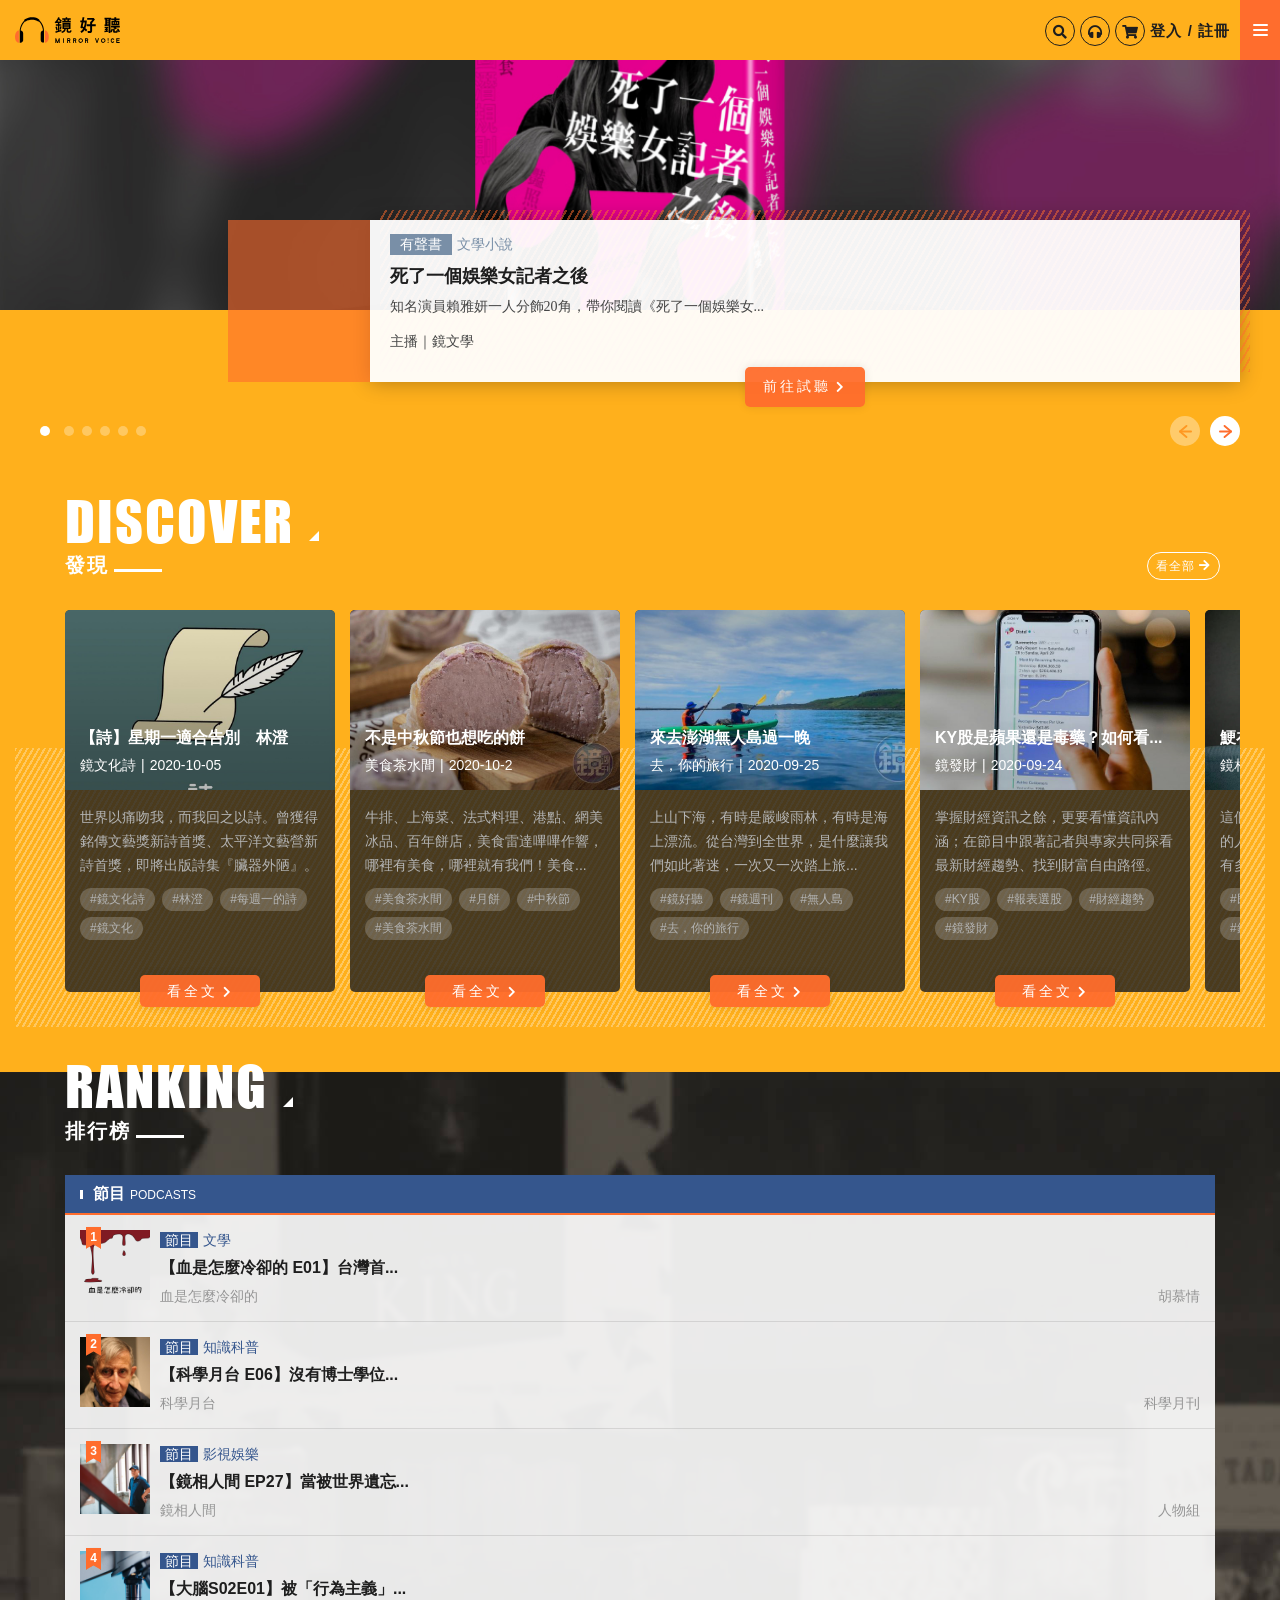
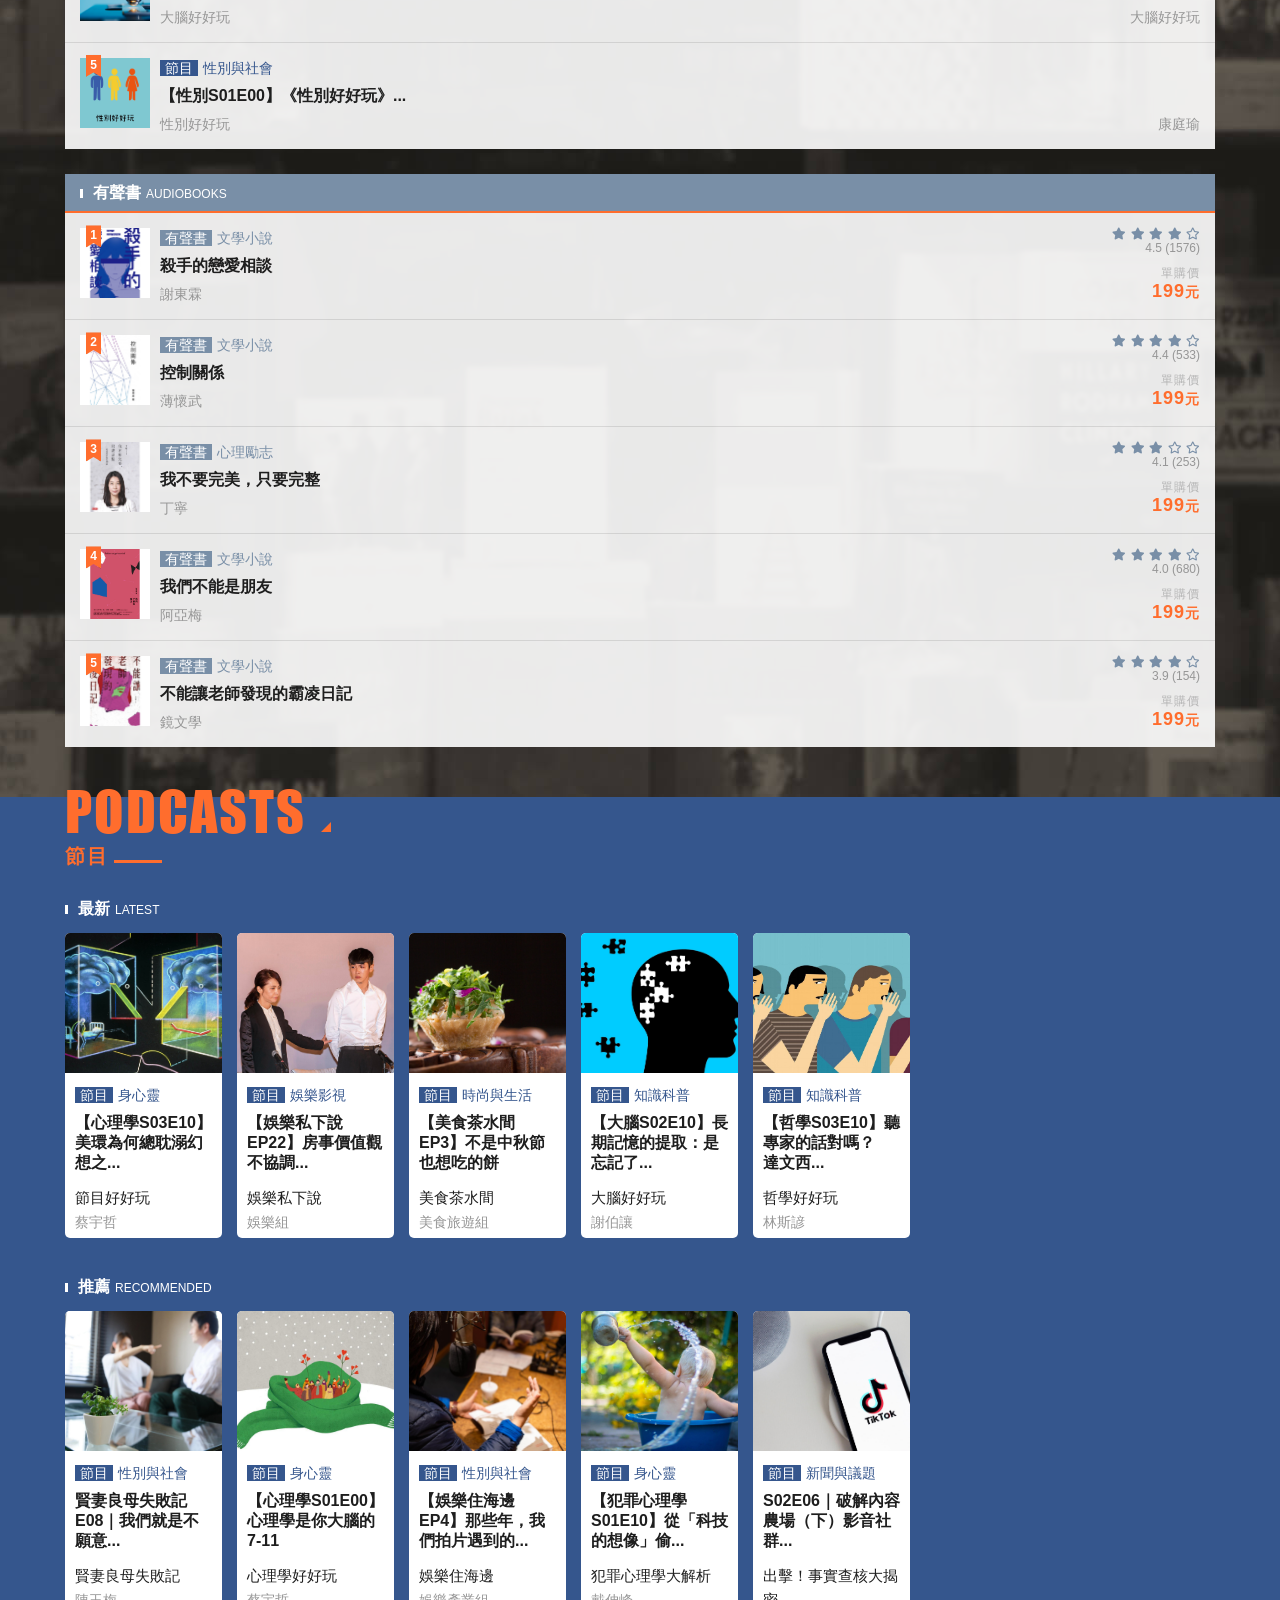
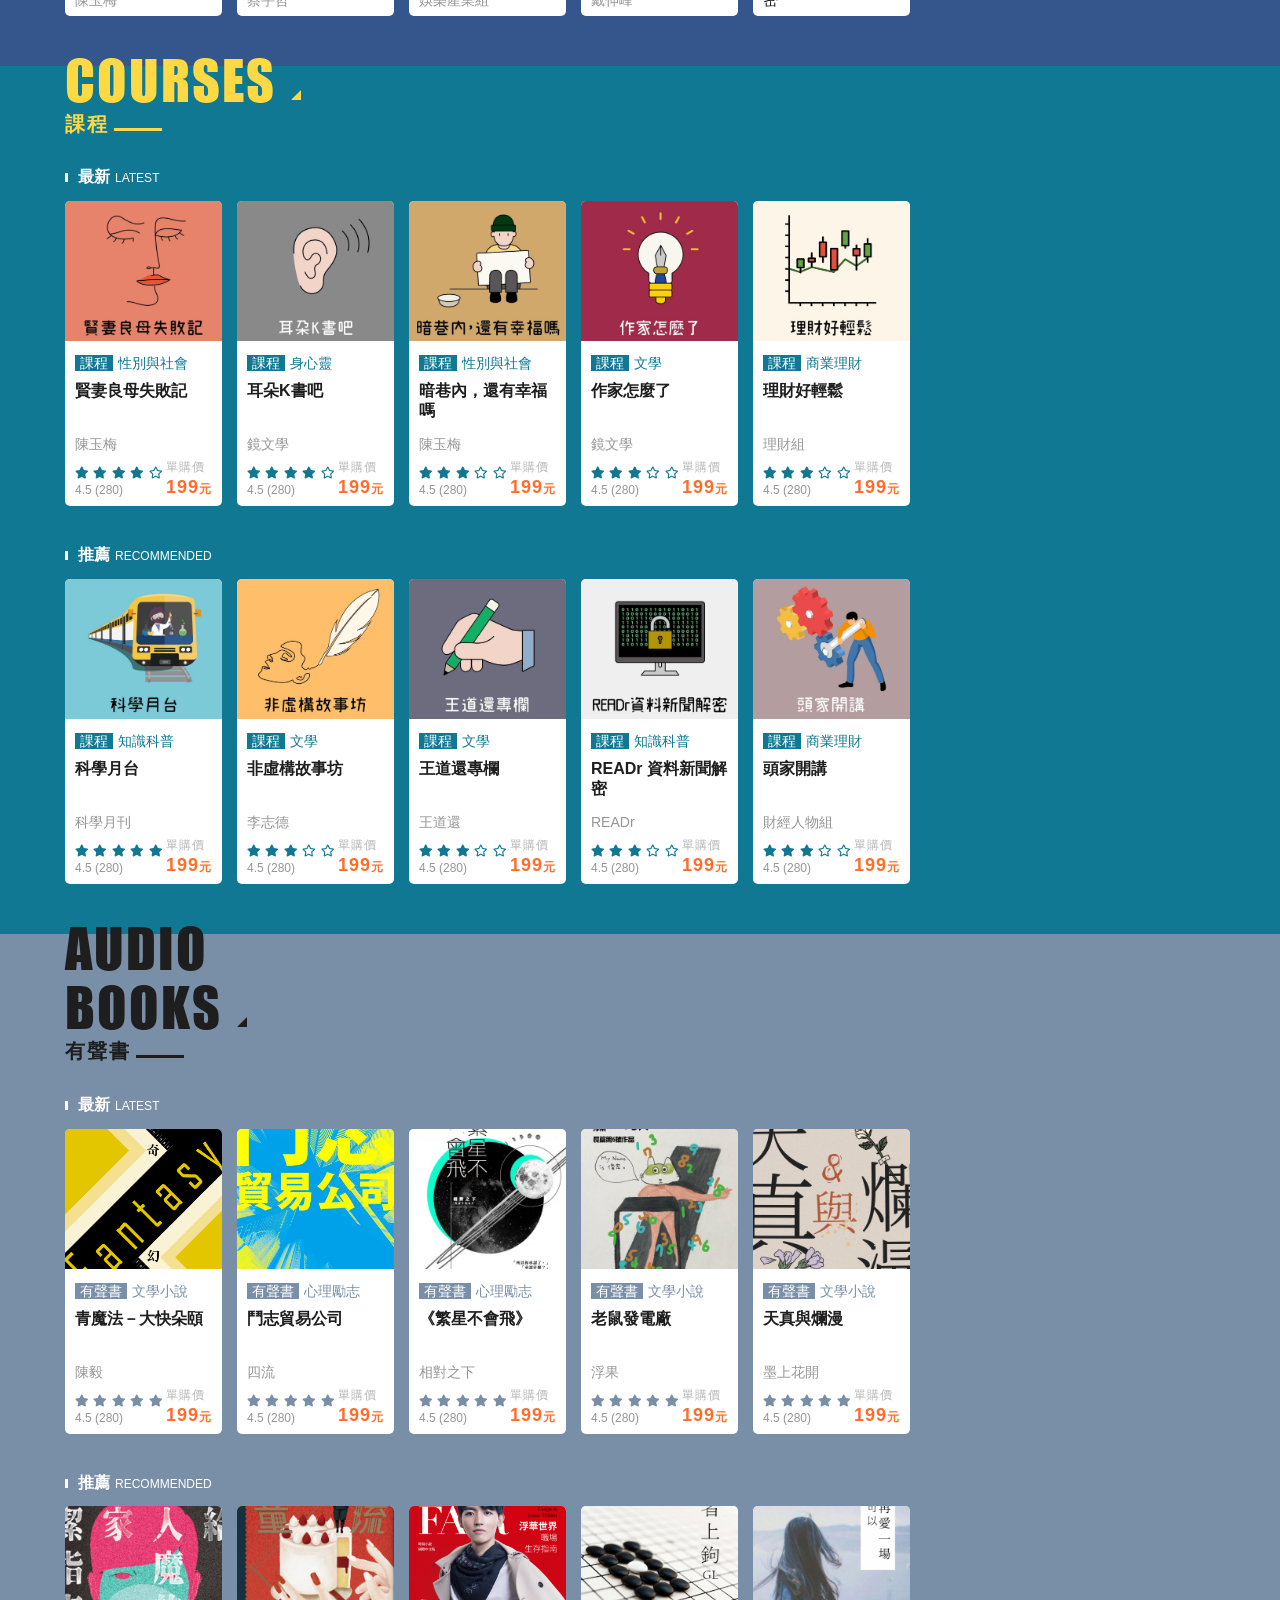
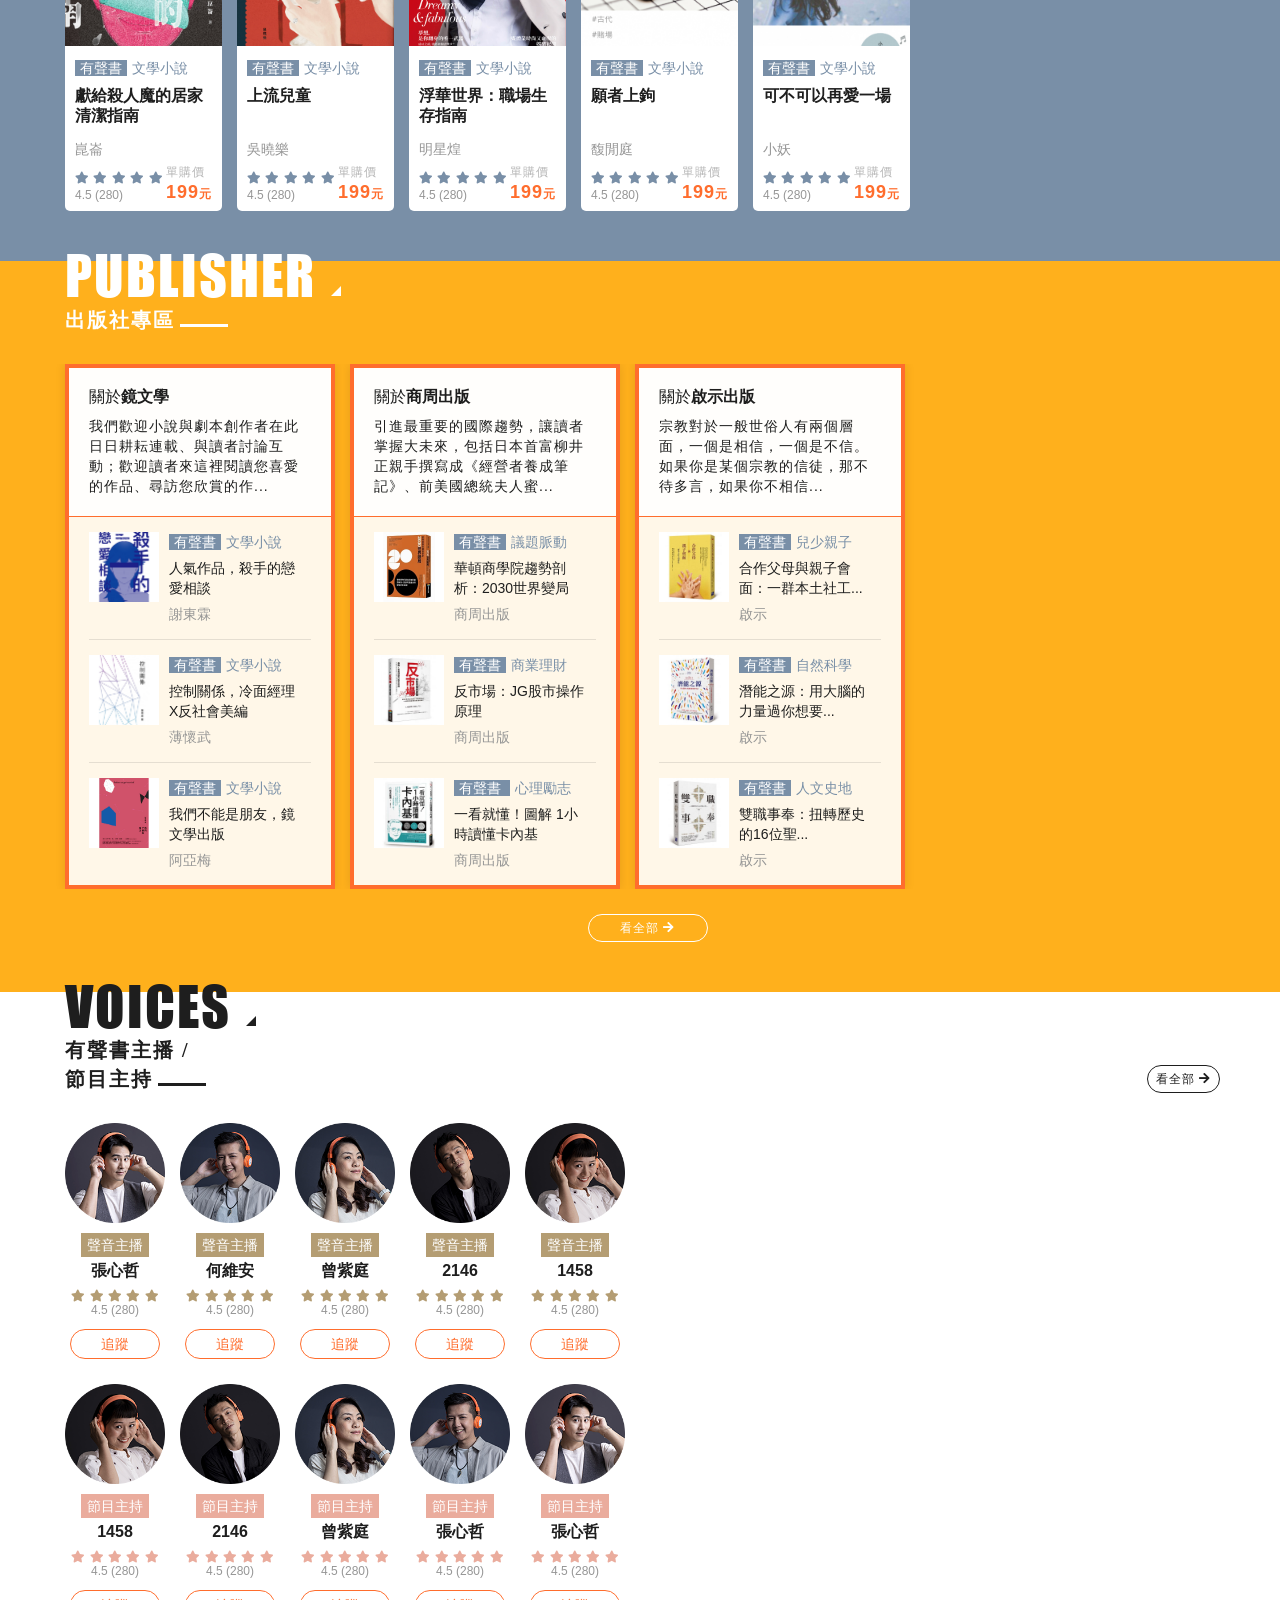
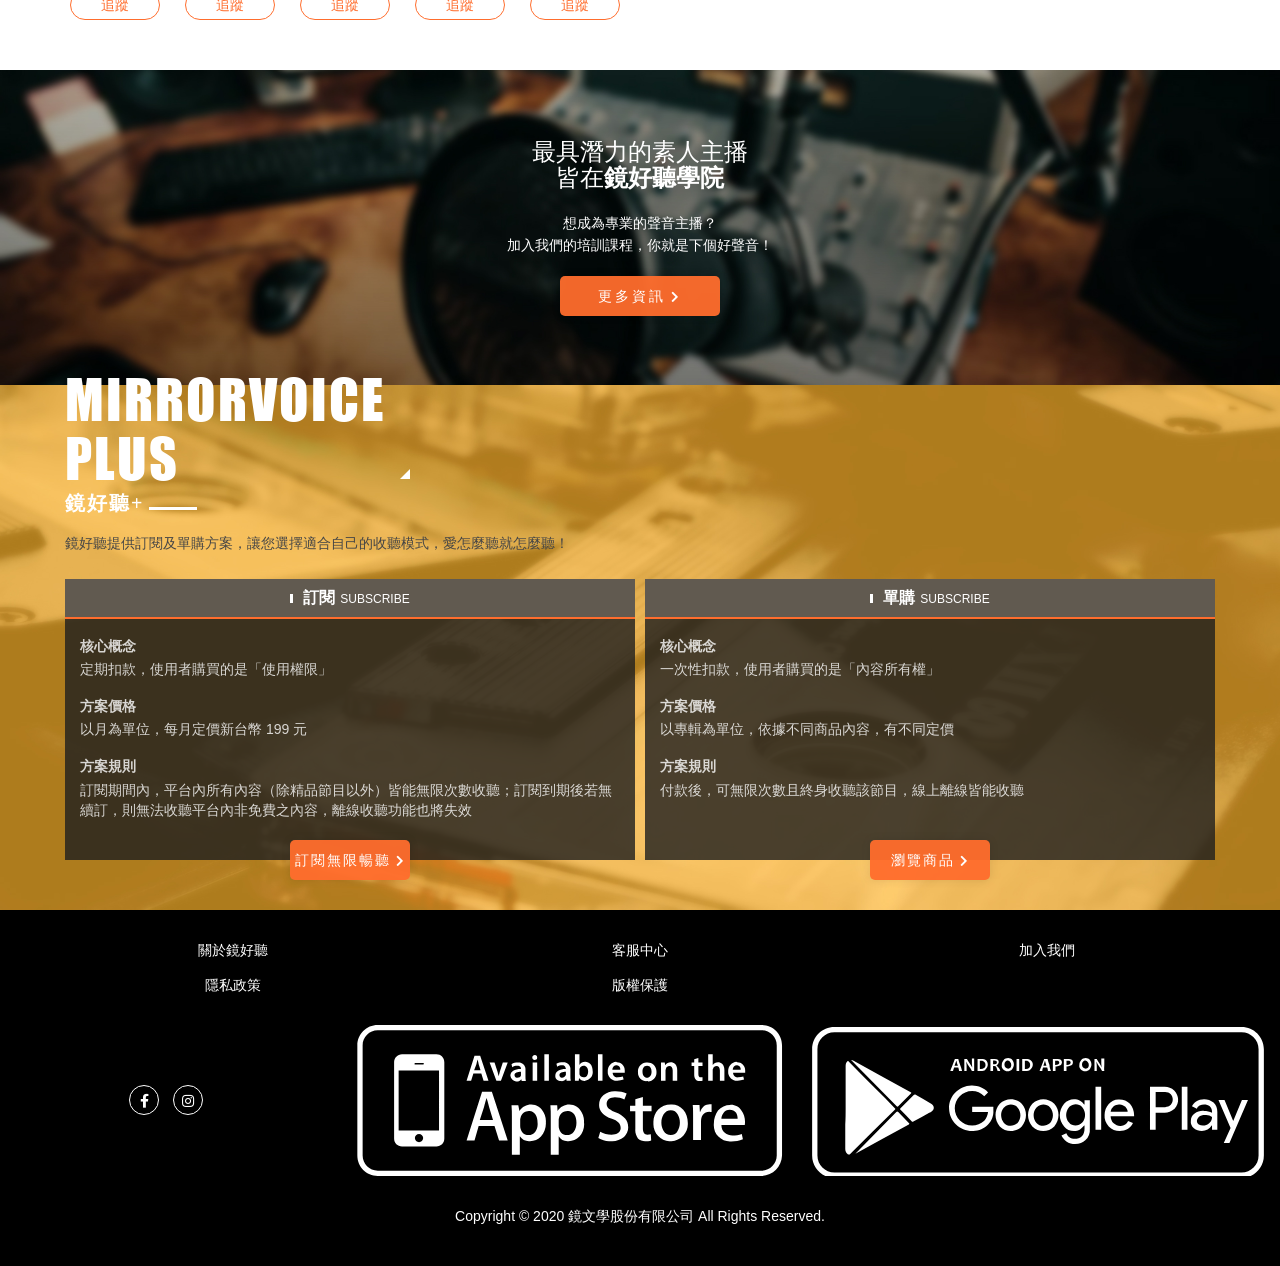
<file: index.html>
<!DOCTYPE html>
<html lang="">

<head>
    <meta charset="utf-8">
    <meta http-equiv="X-UA-Compatible" content="IE=edge">
    <meta name="viewport" content="width=device-width, initial-scale=1">

    <meta http-equiv="pragma" content="no-cache">
    <meta http-equiv="expires" content="0">
    <meta http-equiv="cache-control" content="no-cache">

    <title>鏡好聽</title>
    
    

    <!-- Bootstrap CSS -->
    <link rel="stylesheet" href="css/bootstrap.min.css">

    <!-- Swiper CSS -->
    <link rel="stylesheet" href="css/swiper-bundle.min.css">

    <!-- font awesome -->
    <link rel="stylesheet" href="css/font-awesome.min.css">
    <link rel="stylesheet" href="https://use.fontawesome.com/releases/v5.2.0/css/all.css" integrity="sha384-hWVjflwFxL6sNzntih27bfxkr27PmbbK/iSvJ+a4+0owXq79v+lsFkW54bOGbiDQ" crossorigin="anonymous">
    
    <!-- Header/Footer CSS -->
    

    <!-- Index CSS -->
    <link rel="stylesheet" href="css/style.css">



    <!--Google Ads-->


</head>

<body>

    <input type="checkbox" name="" id="main-switch">

    <header class="main">
        <div class="main-logo">
            <a href="index.html"><img src="img/logo-voice.svg"></a>
            <label class="hb">
                <span></span>
                <span></span>
                <span></span>
            </label>
        </div>
        <nav class="main-nav">
            <ul>
                <li><a href="#">發現</a></li>
                <li><a href="#">節目</a></li>
                <li><a href="#">聽書</a></li>
                <li><a href="#">課程</a></li>
                <li><a href="#">有聲書</a></li>
                <li><a href="#">有聲書主播/節目主持</a></li>
                <li><a href="#">鏡好聽+</a></li>
                <li><a href="#">APP下載</a></li>
                <li class="nav-icon">
                    <a class="icon facebook" href="#"><i class="fab fa-facebook-f"></i></a>
                    <a class="icon instagram" href="#"><i class="fab fa-instagram"></i></a>
                </li>
            </ul>
        </nav>
        <div class="main-icon">
            <a class="icon search" href="#"><i class="fas fa-search"></i></a>
            <a class="icon headphones" href="#"><i class="fas fa-headphones"></i></a>
            <a class="icon shopping" href="#"><i class="fas fa-shopping-cart"></i></a>
            <a class="login" href="#">登入 / 註冊</a>
        </div>
    </header>



    <main>
        <section class="kv">
            <div class="kv-swiper-container">
                <div class="swiper-wrapper">
                    <div class="swiper-slide"><img class="img-responsive" src="img/banner-01.jpg" alt=""></div>
                    <div class="swiper-slide"><img class="img-responsive" src="img/banner-02.jpg" alt=""></div>
                    <div class="swiper-slide"><img class="img-responsive" src="img/banner-03.jpg" alt=""></div>
                    <div class="swiper-slide"><img class="img-responsive" src="img/banner-01.jpg" alt=""></div>
                    <div class="swiper-slide"><img class="img-responsive" src="img/banner-02.jpg" alt=""></div>
                    <div class="swiper-slide"><img class="img-responsive" src="img/banner-03.jpg" alt=""></div>
                </div>
                <!-- Add Arrows -->
                <div class="swiper-button-next"></div>
                <div class="swiper-button-prev"></div>
                <!-- Add Pagination -->
                <div class="kv-swiper-pagination"></div>
            </div>
            <div class="kv-txt">
                <div class="txtbox">
                    <div class="tag">
                        <span>有聲書</span>文學小說
                    </div>
                    <h3>死了一個娛樂女記者之後</h3>
                    <p>知名演員賴雅妍一人分飾20角，帶你閱讀《死了一個娛樂女...</p>
                    <p class="txt-anchor">主播｜鏡文學</p>
                    <a class="btn-more" href="album-book.html">前往試聽<i class="fas fa-chevron-right"></i></a>
                </div>
            </div>
        </section>



        <!-- 發現 -->
        <section class="project">
            <div class="container">
                <div class="title">
                    <div class="title-txt">
                        <h2>DISCOVER</h2>
                        <p>發現</p>
                    </div>
                    <div class="title-btn">
                        <a class="btn-more-oblong" href="project.html">看全部 <i class="fas fa-arrow-right"></i></a>
                    </div>
                </div>
                <!-- Swiper -->
                <div class="swiper-container">
                    <div class="swiper-wrapper">
                        <div class="swiper-slide">
                            <a class="project-item" href="project-content.html">
                                <div class="project-img">
                                    <img src="img/img-project-02.jpg">
                                    <div class="project-title">
                                        <h3>【詩】星期一適合告別　林澄</h3>
                                        <p>鏡文化詩<span>2020-10-05</span></p>
                                    </div>
                                </div>
                                <div class="project-txt">
                                    <p>世界以痛吻我，而我回之以詩。曾獲得銘傳文藝獎新詩首獎、太平洋文藝營新詩首獎，即將出版詩集『臟器外陋』。</p>
                                    <div class="tag">
                                        <div class="tag-item">#鏡文化詩</div>
                                        <div class="tag-item">#林澄</div>
                                        <div class="tag-item">#每週一的詩</div>
                                        <div class="tag-item">#鏡文化</div>
                                    </div>
                                </div>
                                <div class="btn-more">看全文<i class="fas fa-chevron-right"></i></div>
                            </a>
                        </div>
                        <div class="swiper-slide">
                            <a class="project-item" href="project-content.html">
                                <div class="project-img">
                                    <img src="img/img-project-03.jpg">
                                    <div class="project-title">
                                        <h3>不是中秋節也想吃的餅</h3>
                                        <p>美食茶水間<span>2020-10-2</span></p>
                                    </div>
                                </div>
                                <div class="project-txt">
                                    <p>牛排、上海菜、法式料理、港點、網美冰品、百年餅店，美食雷達嗶嗶作響，哪裡有美食，哪裡就有我們！美食...</p>
                                    <div class="tag">
                                        <div class="tag-item">#美食茶水間</div>
                                        <div class="tag-item">#月餅</div>
                                        <div class="tag-item">#中秋節</div>
                                        <div class="tag-item">#美食茶水間</div>
                                    </div>
                                </div>
                                <div class="btn-more">看全文<i class="fas fa-chevron-right"></i></div>
                            </a>
                        </div>
                        <div class="swiper-slide">
                            <a class="project-item" href="project-content.html">
                                <div class="project-img">
                                    <img src="img/img-project-04.jpg">
                                    <div class="project-title">
                                        <h3>來去澎湖無人島過一晚</h3>
                                        <p>去，你的旅行<span>2020-09-25</span></p>
                                    </div>
                                </div>
                                <div class="project-txt">
                                    <p>上山下海，有時是嚴峻雨林，有時是海上漂流。從台灣到全世界，是什麼讓我們如此著迷，一次又一次踏上旅... </p>
                                    <div class="tag">
                                        <div class="tag-item">#鏡好聽</div>
                                        <div class="tag-item">#鏡週刊</div>
                                        <div class="tag-item">#無人島</div>
                                        <div class="tag-item">#去，你的旅行</div>
                                    </div>
                                </div>
                                <div class="btn-more">看全文<i class="fas fa-chevron-right"></i></div>
                            </a>
                        </div>
                        <div class="swiper-slide">
                            <a class="project-item" href="project-content.html">
                                <div class="project-img">
                                    <img src="img/img-project-05.jpg">
                                    <div class="project-title">
                                        <h3>KY股是蘋果還是毒藥？如何看...</h3>
                                        <p>鏡發財<span>2020-09-24</span></p>
                                    </div>
                                </div>
                                <div class="project-txt">
                                    <p>掌握財經資訊之餘，更要看懂資訊內涵；在節目中跟著記者與專家共同探看最新財經趨勢、找到財富自由路徑。</p>
                                    <div class="tag">
                                        <div class="tag-item">#KY股</div>
                                        <div class="tag-item">#報表選股</div>
                                        <div class="tag-item">#財經趨勢</div>
                                        <div class="tag-item">#鏡發財</div>
                                    </div>
                                </div>
                                <div class="btn-more">看全文<i class="fas fa-chevron-right"></i></div>
                            </a>
                        </div>
                        <div class="swiper-slide">
                            <a class="project-item" href="project-content.html">
                                <div class="project-img">
                                    <img src="img/img-project-06.jpg">
                                    <div class="project-title">
                                        <h3>鯁在民主化咽喉上的魚刺</h3>
                                        <p>鏡相人間<span>2020-09-22</span></p>
                                    </div>
                                </div>
                                <div class="project-txt">
                                    <p>這個節目將和大家聊聊，記者們所採訪的人物故事。一樣米養百樣人，這世界有多少人，就有多少種不同...</p>
                                    <div class="tag">
                                        <div class="tag-item">#民主化</div>
                                        <div class="tag-item">#鏡好聽</div>
                                        <div class="tag-item">#鏡週刊</div>
                                        <div class="tag-item">#鏡相人間</div>
                                    </div>
                                </div>
                                <div class="btn-more" href="project-content.html">看全文<i class="fas fa-chevron-right"></i></div>
                            </a>
                        </div>
                    </div>
                </div>
            </div>
        </section>



        <!-- 排行榜 -->
        <section class="ranking">
            <div class="container">
                <div class="title">
                    <div class="title-txt">
                        <h2>RANKING</h2>
                        <p>排行榜</p>
                    </div>
                </div>
                <div class="ranking-box">
                    <div class="ranking-item">
                        <div class="category-title">
                            <h2>節目<span>PODCASTS</span></h2>
                            <!-- <a class="btn-more-oblong" href="#">看全部 <i class="fas fa-arrow-right"></i></a> -->
                        </div>
                        <div class="rank-item">
                            <a class="rank-item-list" href="album-podcast.html">
                                <div class="rank-txt rank-txt-program">
                                    <div class="rank-img">
                                        <img src="img/img-ranking-02.jpg" alt="">
                                        <div class="num">1</div>
                                    </div>
                                    <div class="rank-title">
                                        <div class="tag">
                                            <span>節目</span>文學
                                        </div>
                                        <h3>【血是怎麼冷卻的 E01】台灣首...</h3>
                                        <div class="rank-program">
                                            <p>血是怎麼冷卻的</p>
                                            <p class="host">胡慕情</p>
                                        </div>
                                    </div>
                                </div>
                            </a>
                            <a class="rank-item-list" href="album-podcast.html">
                                <div class="rank-txt rank-txt-program">
                                    <div class="rank-img">
                                        <img src="img/img-ranking-03.jpg" alt="">
                                        <div class="num">2</div>
                                    </div>
                                    <div class="rank-title">
                                        <div class="tag">
                                            <span>節目</span>知識科普
                                        </div>
                                        <h3>【科學月台 E06】沒有博士學位...</h3>
                                        <div class="rank-program">
                                            <p>科學月台</p>
                                            <p class="host">科學月刊</p>
                                        </div>
                                    </div>
                                </div>
                            </a>
                            <a class="rank-item-list" href="album-podcast.html">
                                <div class="rank-txt rank-txt-program">
                                    <div class="rank-img">
                                        <img src="img/img-ranking-04.jpg" alt="">
                                        <div class="num">3</div>
                                    </div>
                                    <div class="rank-title">
                                        <div class="tag">
                                            <span>節目</span>影視娛樂
                                        </div>
                                        <h3>【鏡相人間 EP27】當被世界遺忘...</h3>
                                        <div class="rank-program">
                                            <p>鏡相人間</p>
                                            <p class="host">人物組</p>
                                        </div>
                                    </div>
                                </div>
                            </a>
                            <a class="rank-item-list" href="album-podcast.html">
                                <div class="rank-txt rank-txt-program">
                                    <div class="rank-img">
                                        <img src="img/img-ranking-05.jpg" alt="">
                                        <div class="num">4</div>
                                    </div>
                                    <div class="rank-title">
                                        <div class="tag">
                                            <span>節目</span>知識科普
                                        </div>
                                        <h3>【大腦S02E01】被「行為主義」...</h3>
                                        <div class="rank-program">
                                            <p>大腦好好玩</p>
                                            <p class="host">大腦好好玩</p>
                                        </div>
                                    </div>
                                </div>
                            </a>
                            <a class="rank-item-list" href="album-podcast.html">
                                <div class="rank-txt rank-txt-program">
                                    <div class="rank-img">
                                        <img src="img/img-ranking-06.jpg" alt="">
                                        <div class="num">5</div>
                                    </div>
                                    <div class="rank-title">
                                        <div class="tag">
                                            <span>節目</span>性別與社會
                                        </div>
                                        <h3>【性別S01E00】《性別好好玩》...</h3>
                                        <div class="rank-program">
                                            <p>性別好好玩</p>
                                            <p class="host">康庭瑜</p>
                                        </div>
                                    </div>
                                </div>
                            </a>
                        </div>
                    </div>
                    <div class="ranking-item">
                        <div class="category-title">
                            <h2>有聲書<span>AUDIOBOOKS</span></h2>
                            <!-- <a class="btn-more-oblong" href="#">看全部 <i class="fas fa-arrow-right"></i></a> -->
                        </div>
                        <div class="rank-item">
                            <a class="rank-item-list" href="album-book.html">
                                <div class="rank-txt">
                                    <div class="rank-img">
                                        <img src="img/img-ranking-11.jpg" alt="">
                                        <div class="num">1</div>
                                    </div>
                                    <div class="rank-title">
                                        <div class="tag">
                                            <span>有聲書</span>文學小說
                                        </div>
                                        <h3>殺手的戀愛相談</h3>
                                        <p>謝東霖</p>
                                    </div>
                                </div>
                                <div class="rank-price">
                                    <div class="star">
                                        <div class="icon-star">
                                            <i class="fas fa-star"></i>
                                            <i class="fas fa-star"></i>
                                            <i class="fas fa-star"></i>
                                            <i class="fas fa-star"></i>
                                            <i class="far fa-star"></i>
                                        </div>
                                        <p>4.5 (1576)</p>
                                    </div>
                                    <div class="price">
                                        <p>單購價</p>
                                        <p>199<span>元</span></p>
                                    </div>
                                </div>
                            </a>
                            <a class="rank-item-list" href="album-book.html">
                                <div class="rank-txt">
                                    <div class="rank-img">
                                        <img src="img/img-ranking-12.jpg" alt="">
                                        <div class="num">2</div>
                                    </div>
                                    <div class="rank-title">
                                        <div class="tag">
                                            <span>有聲書</span>文學小說
                                        </div>
                                        <h3>控制關係</h3>
                                        <p>薄懷武</p>
                                    </div>
                                </div>
                                <div class="rank-price">
                                    <div class="star">
                                        <div class="icon-star">
                                            <i class="fas fa-star"></i>
                                            <i class="fas fa-star"></i>
                                            <i class="fas fa-star"></i>
                                            <i class="fas fa-star"></i>
                                            <i class="far fa-star"></i>
                                        </div>
                                        <p>4.4 (533)</p>
                                    </div>
                                    <div class="price">
                                        <p>單購價</p>
                                        <p>199<span>元</span></p>
                                    </div>
                                </div>
                            </a>
                            <a class="rank-item-list" href="album-book.html">
                                <div class="rank-txt">
                                    <div class="rank-img">
                                        <img src="img/img-ranking-13.jpg" alt="">
                                        <div class="num">3</div>
                                    </div>
                                    <div class="rank-title">
                                        <div class="tag">
                                            <span>有聲書</span>心理勵志
                                        </div>
                                        <h3>我不要完美，只要完整</h3>
                                        <p>丁寧</p>
                                    </div>
                                </div>
                                <div class="rank-price">
                                    <div class="star">
                                        <div class="icon-star">
                                            <i class="fas fa-star"></i>
                                            <i class="fas fa-star"></i>
                                            <i class="fas fa-star"></i>
                                            <i class="far fa-star"></i>
                                            <i class="far fa-star"></i>
                                        </div>
                                        <p>4.1 (253)</p>
                                    </div>
                                    <div class="price">
                                        <p>單購價</p>
                                        <p>199<span>元</span></p>
                                    </div>
                                </div>
                            </a>
                            <a class="rank-item-list" href="album-book.html">
                                <div class="rank-txt">
                                    <div class="rank-img">
                                        <img src="img/img-ranking-14.jpg" alt="">
                                        <div class="num">4</div>
                                    </div>
                                    <div class="rank-title">
                                        <div class="tag">
                                            <span>有聲書</span>文學小說
                                        </div>
                                        <h3>我們不能是朋友</h3>
                                        <p>阿亞梅</p>
                                    </div>
                                </div>
                                <div class="rank-price">
                                    <div class="star">
                                        <div class="icon-star">
                                            <i class="fas fa-star"></i>
                                            <i class="fas fa-star"></i>
                                            <i class="fas fa-star"></i>
                                            <i class="fas fa-star"></i>
                                            <i class="far fa-star"></i>
                                        </div>
                                        <p>4.0 (680)</p>
                                    </div>
                                    <div class="price">
                                        <p>單購價</p>
                                        <p>199<span>元</span></p>
                                    </div>
                                </div>
                            </a>
                            <a class="rank-item-list" href="album-book.html">
                                <div class="rank-txt">
                                    <div class="rank-img">
                                        <img src="img/img-ranking-15.jpg" alt="">
                                        <div class="num">5</div>
                                    </div>
                                    <div class="rank-title">
                                        <div class="tag">
                                            <span>有聲書</span>文學小說
                                        </div>
                                        <h3>不能讓老師發現的霸凌日記</h3>
                                        <p>鏡文學</p>
                                    </div>
                                </div>
                                <div class="rank-price">
                                    <div class="star">
                                        <div class="icon-star">
                                            <i class="fas fa-star"></i>
                                            <i class="fas fa-star"></i>
                                            <i class="fas fa-star"></i>
                                            <i class="fas fa-star"></i>
                                            <i class="far fa-star"></i>
                                        </div>
                                        <p>3.9 (154)</p>
                                    </div>
                                    <div class="price">
                                        <p>單購價</p>
                                        <p>199<span>元</span></p>
                                    </div>
                                </div>
                            </a>
                        </div>
                    </div>
                </div>
            </div>
        </section>



        <!-- 節目 -->
        <section class="podcast">
            <div class="container">
                <div class="title">
                    <div class="title-txt">
                        <h2>PODCASTS</h2>
                        <p>節目</p>
                    </div>
                </div>
                <!-- 最新 -->
                <div class="book-box">
                    <div class="category-title">
                        <h2>最新<span>LATEST</span></h2>
                    </div>
                    <!-- Swiper -->
                    <div class="swiper-container">
                        <div class="swiper-wrapper">
                            <div class="swiper-slide">
                                <a class="book-item" href="album-podcast.html">
                                    <div class="book-img">
                                        <img src="img/img-book-02.jpg" alt="">
                                    </div>
                                    <div class="book-txt">
                                        <div class="book-title">
                                            <div class="tag">
                                                <span>節目</span>身心靈
                                            </div>
                                            <h3>【心理學S03E10】美環為何總耽溺幻想之...</h3>
                                        </div>

                                        <div class="book-program">
                                            <p>節目好好玩</p>
                                            <p class="host">蔡宇哲</p>
                                        </div>
                                    </div>
                                </a>
                            </div>
                            <div class="swiper-slide">
                                <a class="book-item" href="album-podcast.html">
                                    <div class="book-img">
                                        <img src="img/img-book-03.jpg" alt="">
                                    </div>
                                    <div class="book-txt">
                                        <div class="book-title">
                                            <div class="tag">
                                                <span>節目</span>娛樂影視
                                            </div>
                                            <h3>【娛樂私下說 EP22】房事價值觀不協調...</h3>
                                        </div>

                                        <div class="book-program">
                                            <p>娛樂私下說</p>
                                            <p class="host">娛樂組</p>
                                        </div>
                                    </div>
                                </a>
                            </div>
                            <div class="swiper-slide">
                                <a class="book-item" href="album-podcast.html">
                                    <div class="book-img">
                                        <img src="img/img-book-04.jpg" alt="">
                                    </div>
                                    <div class="book-txt">
                                        <div class="book-title">
                                            <div class="tag">
                                                <span>節目</span>時尚與生活
                                            </div>
                                            <h3>【美食茶水間 EP3】不是中秋節也想吃的餅</h3>
                                        </div>

                                        <div class="book-program">
                                            <p>美食茶水間</p>
                                            <p class="host">美食旅遊組</p>
                                        </div>
                                    </div>
                                </a>
                            </div>
                            <div class="swiper-slide">
                                <a class="book-item" href="album-podcast.html">
                                    <div class="book-img">
                                        <img src="img/img-book-05.jpg" alt="">
                                    </div>
                                    <div class="book-txt">
                                        <div class="book-title">
                                            <div class="tag">
                                                <span>節目</span>知識科普
                                            </div>
                                            <h3>【大腦S02E10】長期記憶的提取：是忘記了...</h3>
                                        </div>    

                                        <div class="book-program">
                                            <p>大腦好好玩</p>
                                            <p class="host">謝伯讓</p>
                                        </div>
                                    </div>
                                </a>
                            </div>
                            <div class="swiper-slide">
                                <a class="book-item" href="album-podcast.html">
                                    <div class="book-img">
                                        <img src="img/img-book-06.jpg" alt="">
                                    </div>
                                    <div class="book-txt">
                                        <div class="book-title">
                                            <div class="tag">
                                                <span>節目</span>知識科普
                                            </div>
                                            <h3>【哲學S03E10】聽專家的話對嗎？　達文西...</h3>
                                        </div>    

                                        <div class="book-program">
                                            <p>哲學好好玩</p>
                                            <p class="host">林斯諺</p>
                                        </div>
                                    </div>
                                </a>
                            </div>
                        </div>
                    </div>
                </div>
                <!-- 推薦 -->
                <div class="book-box">
                    <div class="category-title">
                        <h2>推薦<span>RECOMMENDED</span></h2>
                    </div>
                    <!-- Swiper -->
                    <div class="swiper-container">
                        <div class="swiper-wrapper">
                            <div class="swiper-slide">
                                <a class="book-item" href="album-podcast.html">
                                    <div class="book-img">
                                        <img src="img/img-book-07.jpg" alt="">
                                    </div>
                                    <div class="book-txt">
                                        <div class="book-title">
                                            <div class="tag">
                                                <span>節目</span>性別與社會
                                            </div>
                                            <h3>賢妻良母失敗記 E08｜我們就是不願意...</h3>
                                        </div>

                                        <div class="book-program">
                                            <p>賢妻良母失敗記</p>
                                            <p class="host">陳玉梅</p>
                                        </div>
                                    </div>
                                </a>
                            </div>
                            <div class="swiper-slide">
                                <a class="book-item" href="album-podcast.html">
                                    <div class="book-img">
                                        <img src="img/img-book-08.jpg" alt="">
                                    </div>
                                    <div class="book-txt">
                                        <div class="book-title">
                                            <div class="tag">
                                                <span>節目</span>身心靈
                                            </div>
                                            <h3>【心理學S01E00】心理學是你大腦的7-11</h3>
                                        </div>

                                        <div class="book-program">
                                            <p>心理學好好玩</p>
                                            <p class="host">蔡宇哲</p>
                                        </div>
                                    </div>
                                </a>
                            </div>
                            <div class="swiper-slide">
                                <a class="book-item" href="album-podcast.html">
                                    <div class="book-img">
                                        <img src="img/img-book-09.jpg" alt="">
                                    </div>
                                    <div class="book-txt">
                                        <div class="book-title">
                                            <div class="tag">
                                                <span>節目</span>性別與社會
                                            </div>
                                            <h3>【娛樂住海邊 EP4】那些年，我們拍片遇到的...</h3>
                                        </div>

                                        <div class="book-program">
                                            <p>娛樂住海邊</p>
                                            <p class="host">娛樂產業組</p>
                                        </div>
                                    </div>
                                </a>
                            </div>
                            <div class="swiper-slide">
                                <a class="book-item" href="album-podcast.html">
                                    <div class="book-img">
                                        <img src="img/img-book-10.jpg" alt="">
                                    </div>
                                    <div class="book-txt">
                                        <div class="book-title">
                                            <div class="tag">
                                                <span>節目</span>身心靈
                                            </div>
                                            <h3>【犯罪心理學S01E10】從「科技的想像」偷...</h3>
                                        </div>

                                        <div class="book-program">
                                            <p>犯罪心理學大解析</p>
                                            <p class="host">戴伸峰</p>
                                        </div>
                                    </div>
                                </a>
                            </div>
                            <div class="swiper-slide">
                                <a class="book-item" href="album-podcast.html">
                                    <div class="book-img">
                                        <img src="img/img-book-11.jpg" alt="">
                                    </div>
                                    <div class="book-txt">
                                        <div class="book-title">
                                            <div class="tag">
                                                <span>節目</span>新聞與議題
                                            </div>
                                            <h3>S02E06｜破解內容農場（下）影音社群...</h3>
                                        </div>

                                        <div class="book-program">
                                            <p>出擊！事實查核大揭密</p>
                                            <p class="host">台灣事實查核中心</p>
                                        </div>
                                    </div>
                                </a>
                            </div>
                        </div>
                    </div>
                </div>
            </div>
        </section>



        <!-- 課程 -->
        <section class="course">
            <div class="container">
                <div class="title">
                    <div class="title-txt">
                        <h2>COURSES</h2>
                        <p>課程</p>
                    </div>
                </div>
                <!-- 最新 -->
                <div class="book-box">
                    <div class="category-title">
                        <h2>最新<span>LATEST</span></h2>
                    </div>
                    <!-- Swiper -->
                    <div class="swiper-container">
                        <div class="swiper-wrapper">
                            <div class="swiper-slide">
                                <a class="book-item" href="album-course.html">
                                    <div class="book-img">
                                        <img src="img/img-book-12.jpg" alt="">
                                    </div>
                                    <div class="book-txt">
                                        <div class="book-title">
                                            <div class="tag">
                                                <span>課程</span>性別與社會
                                            </div>
                                            <h3>賢妻良母失敗記</h3>
                                            <p>陳玉梅</p>
                                        </div>

                                        <div class="book-price">
                                            <div class="star">
                                                <div class="icon-star">
                                                    <i class="fas fa-star"></i>
                                                    <i class="fas fa-star"></i>
                                                    <i class="fas fa-star"></i>
                                                    <i class="fas fa-star"></i>
                                                    <i class="far fa-star"></i>
                                                </div>
                                                <p>4.5 (280)</p>
                                            </div>
                                            <div class="price">
                                                <p>單購價</p>
                                                <p>199<span>元</span></p>
                                            </div>
                                        </div>
                                    </div>
                                </a>
                            </div>
                            <div class="swiper-slide">
                                <a class="book-item" href="album-course.html">
                                    <div class="book-img">
                                        <img src="img/img-book-13.jpg" alt="">
                                    </div>
                                    <div class="book-txt">
                                        <div class="book-title">
                                            <div class="tag">
                                                <span>課程</span>身心靈
                                            </div>
                                            <h3>耳朵K書吧</h3>
                                            <p>鏡文學</p>
                                        </div>

                                        <div class="book-price">
                                            <div class="star">
                                                <div class="icon-star">
                                                    <i class="fas fa-star"></i>
                                                    <i class="fas fa-star"></i>
                                                    <i class="fas fa-star"></i>
                                                    <i class="fas fa-star"></i>
                                                    <i class="far fa-star"></i>
                                                </div>
                                                <p>4.5 (280)</p>
                                            </div>
                                            <div class="price">
                                                <p>單購價</p>
                                                <p>199<span>元</span></p>
                                            </div>
                                        </div>
                                    </div>
                                </a>
                            </div>
                            <div class="swiper-slide">
                                <a class="book-item" href="album-course.html">
                                    <div class="book-img">
                                        <img src="img/img-book-14.jpg" alt="">
                                    </div>
                                    <div class="book-txt">
                                        <div class="book-title">
                                            <div class="tag">
                                                <span>課程</span>性別與社會
                                            </div>
                                            <h3>暗巷內，還有幸福嗎</h3>
                                            <p>陳玉梅</p>
                                        </div>

                                        <div class="book-price">
                                            <div class="star">
                                                <div class="icon-star">
                                                    <i class="fas fa-star"></i>
                                                    <i class="fas fa-star"></i>
                                                    <i class="fas fa-star"></i>
                                                    <i class="far fa-star"></i>
                                                    <i class="far fa-star"></i>
                                                </div>
                                                <p>4.5 (280)</p>
                                            </div>
                                            <div class="price">
                                                <p>單購價</p>
                                                <p>199<span>元</span></p>
                                            </div>
                                        </div>
                                    </div>
                                </a>
                            </div>
                            <div class="swiper-slide">
                                <a class="book-item" href="album-course.html">
                                    <div class="book-img">
                                        <img src="img/img-book-15.jpg" alt="">
                                    </div>
                                    <div class="book-txt">
                                        <div class="book-title">
                                            <div class="tag">
                                                <span>課程</span>文學
                                            </div>
                                            <h3>作家怎麼了</h3>
                                            <p>鏡文學</p>
                                        </div>

                                        <div class="book-price">
                                            <div class="star">
                                                <div class="icon-star">
                                                    <i class="fas fa-star"></i>
                                                    <i class="fas fa-star"></i>
                                                    <i class="fas fa-star"></i>
                                                    <i class="far fa-star"></i>
                                                    <i class="far fa-star"></i>
                                                </div>
                                                <p>4.5 (280)</p>
                                            </div>
                                            <div class="price">
                                                <p>單購價</p>
                                                <p>199<span>元</span></p>
                                            </div>
                                        </div>
                                    </div>
                                </a>
                            </div>
                            <div class="swiper-slide">
                                <a class="book-item" href="album-course.html">
                                    <div class="book-img">
                                        <img src="img/img-book-16.jpg" alt="">
                                    </div>
                                    <div class="book-txt">
                                        <div class="book-title">
                                            <div class="tag">
                                                <span>課程</span>商業理財
                                            </div>
                                            <h3>理財好輕鬆</h3>
                                            <p>理財組</p>
                                        </div>

                                        <div class="book-price">
                                            <div class="star">
                                                <div class="icon-star">
                                                    <i class="fas fa-star"></i>
                                                    <i class="fas fa-star"></i>
                                                    <i class="fas fa-star"></i>
                                                    <i class="far fa-star"></i>
                                                    <i class="far fa-star"></i>
                                                </div>
                                                <p>4.5 (280)</p>
                                            </div>
                                            <div class="price">
                                                <p>單購價</p>
                                                <p>199<span>元</span></p>
                                            </div>
                                        </div>
                                    </div>
                                </a>
                            </div>
                        </div>
                    </div>
                </div>
                <!-- 推薦 -->
                <div class="book-box">
                    <div class="category-title">
                        <h2>推薦<span>RECOMMENDED</span></h2>
                    </div>
                    <!-- Swiper -->
                    <div class="swiper-container">
                        <div class="swiper-wrapper">
                            <div class="swiper-slide">
                                <a class="book-item" href="album-course.html">
                                    <div class="book-img">
                                        <img src="img/img-book-17.jpg" alt="">
                                    </div>
                                    <div class="book-txt">
                                        <div class="book-title">
                                            <div class="tag">
                                                <span>課程</span>知識科普
                                            </div>
                                            <h3>科學月台</h3>
                                            <p>科學月刊</p>
                                        </div>

                                        <div class="book-price">
                                            <div class="star">
                                                <div class="icon-star">
                                                    <i class="fas fa-star"></i>
                                                    <i class="fas fa-star"></i>
                                                    <i class="fas fa-star"></i>
                                                    <i class="fas fa-star"></i>
                                                    <i class="fas fa-star"></i>
                                                </div>
                                                <p>4.5 (280)</p>
                                            </div>
                                            <div class="price">
                                                <p>單購價</p>
                                                <p>199<span>元</span></p>
                                            </div>
                                        </div>
                                    </div>
                                </a>
                            </div>
                            <div class="swiper-slide">
                                <a class="book-item" href="album-course.html">
                                    <div class="book-img">
                                        <img src="img/img-book-18.jpg" alt="">
                                    </div>
                                    <div class="book-txt">
                                        <div class="book-title">
                                            <div class="tag">
                                                <span>課程</span>文學
                                            </div>
                                            <h3>非虛構故事坊</h3>
                                            <p>李志德</p>
                                        </div>

                                        <div class="book-price">
                                            <div class="star">
                                                <div class="icon-star">
                                                    <i class="fas fa-star"></i>
                                                    <i class="fas fa-star"></i>
                                                    <i class="fas fa-star"></i>
                                                    <i class="far fa-star"></i>
                                                    <i class="far fa-star"></i>
                                                </div>
                                                <p>4.5 (280)</p>
                                            </div>
                                            <div class="price">
                                                <p>單購價</p>
                                                <p>199<span>元</span></p>
                                            </div>
                                        </div>
                                    </div>
                                </a>
                            </div>
                            <div class="swiper-slide">
                                <a class="book-item" href="album-course.html">
                                    <div class="book-img">
                                        <img src="img/img-book-19.jpg" alt="">
                                    </div>
                                    <div class="book-txt">
                                        <div class="book-title">
                                            <div class="tag">
                                                <span>課程</span>文學
                                            </div>
                                            <h3>王道還專欄</h3>
                                            <p>王道還</p>
                                        </div>  

                                        <div class="book-price">
                                            <div class="star">
                                                <div class="icon-star">
                                                    <i class="fas fa-star"></i>
                                                    <i class="fas fa-star"></i>
                                                    <i class="fas fa-star"></i>
                                                    <i class="far fa-star"></i>
                                                    <i class="far fa-star"></i>
                                                </div>
                                                <p>4.5 (280)</p>
                                            </div>
                                            <div class="price">
                                                <p>單購價</p>
                                                <p>199<span>元</span></p>
                                            </div>
                                        </div>
                                    </div>
                                </a>
                            </div>

                            <div class="swiper-slide">
                                <a class="book-item" href="album-course.html">
                                    <div class="book-img">
                                        <img src="img/img-book-20.jpg" alt="">
                                    </div>
                                    <div class="book-txt">
                                        <div class="book-title">
                                            <div class="tag">
                                                <span>課程</span>知識科普
                                            </div>
                                            <h3>READr 資料新聞解密</h3>
                                            <p>READr</p>
                                        </div> 

                                        <div class="book-price">
                                            <div class="star">
                                                <div class="icon-star">
                                                    <i class="fas fa-star"></i>
                                                    <i class="fas fa-star"></i>
                                                    <i class="fas fa-star"></i>
                                                    <i class="far fa-star"></i>
                                                    <i class="far fa-star"></i>
                                                </div>
                                                <p>4.5 (280)</p>
                                            </div>
                                            <div class="price">
                                                <p>單購價</p>
                                                <p>199<span>元</span></p>
                                            </div>
                                        </div>
                                    </div>
                                </a>
                            </div>
                            <div class="swiper-slide">
                                <a class="book-item" href="album-course.html">
                                    <div class="book-img">
                                        <img src="img/img-book-21.jpg" alt="">
                                    </div>
                                    <div class="book-txt">
                                        <div class="book-title">
                                            <div class="tag">
                                                <span>課程</span>商業理財
                                            </div>
                                            <h3>頭家開講</h3>
                                            <p>財經人物組</p>
                                        </div> 

                                        <div class="book-price">
                                            <div class="star">
                                                <div class="icon-star">
                                                    <i class="fas fa-star"></i>
                                                    <i class="fas fa-star"></i>
                                                    <i class="fas fa-star"></i>
                                                    <i class="far fa-star"></i>
                                                    <i class="far fa-star"></i>
                                                </div>
                                                <p>4.5 (280)</p>
                                            </div>
                                            <div class="price">
                                                <p>單購價</p>
                                                <p>199<span>元</span></p>
                                            </div>
                                        </div>
                                    </div>
                                </a>
                            </div>
                        </div>
                    </div>
                </div>
            </div>
        </section>



        <!-- 有聲書 -->
        <section class="audio">
            <div class="container">
                <div class="title">
                    <div class="title-txt">
                        <h2>AUDIO<br>BOOKS</h2>
                        <p>有聲書</p>
                    </div>
                </div>
                <!-- 最新 -->
                <div class="book-box">
                    <div class="category-title">
                        <h2>最新<span>LATEST</span></h2>
                    </div>
                    <!-- Swiper -->
                    <div class="swiper-container">
                        <div class="swiper-wrapper">
                            <div class="swiper-slide">
                                <a class="book-item" href="album-book.html">
                                    <div class="book-img">
                                        <img src="img/img-ranking-16.jpg" alt="">
                                    </div>
                                    <div class="book-txt">
                                        <div class="book-title">
                                            <div class="tag">
                                                <span>有聲書</span>文學小說
                                            </div>
                                            <h3>青魔法－大快朵頤</h3>
                                            <p>陳毅</p>
                                        </div>

                                        <div class="book-price">
                                            <div class="star">
                                                <div class="icon-star">
                                                    <i class="fas fa-star"></i>
                                                    <i class="fas fa-star"></i>
                                                    <i class="fas fa-star"></i>
                                                    <i class="fas fa-star"></i>
                                                    <i class="fas fa-star"></i>
                                                </div>
                                                <p>4.5 (280)</p>
                                            </div>
                                            <div class="price">
                                                <p>單購價</p>
                                                <p>199<span>元</span></p>
                                            </div>
                                        </div>
                                    </div>
                                </a>
                            </div>
                            <div class="swiper-slide">
                                <a class="book-item" href="album-book.html">
                                    <div class="book-img">
                                        <img src="img/img-ranking-17.jpg" alt="">
                                    </div>
                                    <div class="book-txt">
                                        <div class="book-title">
                                            <div class="tag">
                                                <span>有聲書</span>心理勵志
                                            </div>
                                            <h3>鬥志貿易公司</h3>
                                            <p>四流</p>
                                        </div>

                                        <div class="book-price">
                                            <div class="star">
                                                <div class="icon-star">
                                                    <i class="fas fa-star"></i>
                                                    <i class="fas fa-star"></i>
                                                    <i class="fas fa-star"></i>
                                                    <i class="fas fa-star"></i>
                                                    <i class="fas fa-star"></i>
                                                </div>
                                                <p>4.5 (280)</p>
                                            </div>
                                            <div class="price">
                                                <p>單購價</p>
                                                <p>199<span>元</span></p>
                                            </div>
                                        </div>
                                    </div>
                                </a>
                            </div>
                            <div class="swiper-slide">
                                <a class="book-item" href="album-book.html">
                                    <div class="book-img">
                                        <img src="img/img-ranking-18.jpg" alt="">
                                    </div>
                                    <div class="book-txt">
                                        <div class="book-title">
                                            <div class="tag">
                                                <span>有聲書</span>心理勵志
                                            </div>
                                            <h3>《繁星不會飛》</h3>
                                            <p>相對之下</p>
                                        </div>

                                        <div class="book-price">
                                            <div class="star">
                                                <div class="icon-star">
                                                    <i class="fas fa-star"></i>
                                                    <i class="fas fa-star"></i>
                                                    <i class="fas fa-star"></i>
                                                    <i class="fas fa-star"></i>
                                                    <i class="fas fa-star"></i>
                                                </div>
                                                <p>4.5 (280)</p>
                                            </div>
                                            <div class="price">
                                                <p>單購價</p>
                                                <p>199<span>元</span></p>
                                            </div>
                                        </div>
                                    </div>
                                </a>
                            </div>
                            <div class="swiper-slide">
                                <a class="book-item" href="album-book.html">
                                    <div class="book-img">
                                        <img src="img/img-ranking-19.jpg" alt="">
                                    </div>
                                    <div class="book-txt">
                                        <div class="book-title">
                                            <div class="tag">
                                                <span>有聲書</span>文學小說
                                            </div>
                                            <h3>老鼠發電廠</h3>
                                            <p>浮果</p>
                                        </div>

                                        <div class="book-price">
                                            <div class="star">
                                                <div class="icon-star">
                                                    <i class="fas fa-star"></i>
                                                    <i class="fas fa-star"></i>
                                                    <i class="fas fa-star"></i>
                                                    <i class="fas fa-star"></i>
                                                    <i class="fas fa-star"></i>
                                                </div>
                                                <p>4.5 (280)</p>
                                            </div>
                                            <div class="price">
                                                <p>單購價</p>
                                                <p>199<span>元</span></p>
                                            </div>
                                        </div>
                                    </div>
                                </a>
                            </div>
                            <div class="swiper-slide">
                                <a class="book-item" href="album-book.html">
                                    <div class="book-img">
                                        <img src="img/img-ranking-20.jpg" alt="">
                                    </div>
                                    <div class="book-txt">
                                        <div class="book-title">
                                            <div class="tag">
                                                <span>有聲書</span>文學小說
                                            </div>
                                            <h3>天真與爛漫</h3>
                                            <p>墨上花開</p>
                                        </div>

                                        <div class="book-price">
                                            <div class="star">
                                                <div class="icon-star">
                                                    <i class="fas fa-star"></i>
                                                    <i class="fas fa-star"></i>
                                                    <i class="fas fa-star"></i>
                                                    <i class="fas fa-star"></i>
                                                    <i class="fas fa-star"></i>
                                                </div>
                                                <p>4.5 (280)</p>
                                            </div>
                                            <div class="price">
                                                <p>單購價</p>
                                                <p>199<span>元</span></p>
                                            </div>
                                        </div>
                                    </div>
                                </a>
                            </div>
                        </div>
                    </div>
                </div>
                <!-- 推薦 -->
                <div class="book-box">
                    <div class="category-title">
                        <h2>推薦<span>RECOMMENDED</span></h2>
                    </div>
                    <!-- Swiper -->
                    <div class="swiper-container">
                        <div class="swiper-wrapper">
                            <div class="swiper-slide">
                                <a class="book-item" href="album-book.html">
                                    <div class="book-img">
                                        <img src="img/img-ranking-21.jpg" alt="">
                                    </div>
                                    <div class="book-txt">
                                        <div class="book-title">
                                            <div class="tag">
                                                <span>有聲書</span>文學小說
                                            </div>
                                            <h3>獻給殺人魔的居家清潔指南</h3>
                                            <p>崑崙</p>
                                        </div>

                                        <div class="book-price">
                                            <div class="star">
                                                <div class="icon-star">
                                                    <i class="fas fa-star"></i>
                                                    <i class="fas fa-star"></i>
                                                    <i class="fas fa-star"></i>
                                                    <i class="fas fa-star"></i>
                                                    <i class="fas fa-star"></i>
                                                </div>
                                                <p>4.5 (280)</p>
                                            </div>
                                            <div class="price">
                                                <p>單購價</p>
                                                <p>199<span>元</span></p>
                                            </div>
                                        </div>
                                    </div>
                                </a>
                            </div>
                            <div class="swiper-slide">
                                <a class="book-item" href="album-book.html">
                                    <div class="book-img">
                                        <img src="img/img-ranking-22.jpg" alt="">
                                    </div>
                                    <div class="book-txt">
                                        <div class="book-title">
                                            <div class="tag">
                                                <span>有聲書</span>文學小說
                                            </div>
                                            <h3>上流兒童</h3>
                                            <p>吳曉樂</p>
                                        </div>

                                        <div class="book-price">
                                            <div class="star">
                                                <div class="icon-star">
                                                    <i class="fas fa-star"></i>
                                                    <i class="fas fa-star"></i>
                                                    <i class="fas fa-star"></i>
                                                    <i class="fas fa-star"></i>
                                                    <i class="fas fa-star"></i>
                                                </div>
                                                <p>4.5 (280)</p>
                                            </div>
                                            <div class="price">
                                                <p>單購價</p>
                                                <p>199<span>元</span></p>
                                            </div>
                                        </div>
                                    </div>
                                </a>
                            </div>
                            <div class="swiper-slide">
                                <a class="book-item" href="album-book.html">
                                    <div class="book-img">
                                        <img src="img/img-ranking-23.jpg" alt="">
                                    </div>
                                    <div class="book-txt">
                                        <div class="book-title">
                                            <div class="tag">
                                                <span>有聲書</span>文學小說
                                            </div>
                                            <h3>浮華世界：職場生存指南</h3>
                                            <p>明星煌</p>
                                        </div>

                                        <div class="book-price">
                                            <div class="star">
                                                <div class="icon-star">
                                                    <i class="fas fa-star"></i>
                                                    <i class="fas fa-star"></i>
                                                    <i class="fas fa-star"></i>
                                                    <i class="fas fa-star"></i>
                                                    <i class="fas fa-star"></i>
                                                </div>
                                                <p>4.5 (280)</p>
                                            </div>
                                            <div class="price">
                                                <p>單購價</p>
                                                <p>199<span>元</span></p>
                                            </div>
                                        </div>
                                    </div>
                                </a>
                            </div>

                            <div class="swiper-slide">
                                <a class="book-item" href="album-book.html">
                                    <div class="book-img">
                                        <img src="img/img-ranking-24.jpg" alt="">
                                    </div>
                                    <div class="book-txt">
                                        <div class="book-title">
                                            <div class="tag">
                                                <span>有聲書</span>文學小說
                                            </div>
                                            <h3>願者上鉤</h3>
                                            <p>馥閒庭</p>
                                        </div>

                                        <div class="book-price">
                                            <div class="star">
                                                <div class="icon-star">
                                                    <i class="fas fa-star"></i>
                                                    <i class="fas fa-star"></i>
                                                    <i class="fas fa-star"></i>
                                                    <i class="fas fa-star"></i>
                                                    <i class="fas fa-star"></i>
                                                </div>
                                                <p>4.5 (280)</p>
                                            </div>
                                            <div class="price">
                                                <p>單購價</p>
                                                <p>199<span>元</span></p>
                                            </div>
                                        </div>
                                    </div>
                                </a>
                            </div>
                            <div class="swiper-slide">
                                <a class="book-item" href="album-book.html">
                                    <div class="book-img">
                                        <img src="img/img-ranking-25.jpg" alt="">
                                    </div>
                                    <div class="book-txt">
                                        <div class="book-title">
                                            <div class="tag">
                                                <span>有聲書</span>文學小說
                                            </div>
                                            <h3>可不可以再愛一場</h3>
                                            <p>小妖</p>
                                        </div>

                                        <div class="book-price">
                                            <div class="star">
                                                <div class="icon-star">
                                                    <i class="fas fa-star"></i>
                                                    <i class="fas fa-star"></i>
                                                    <i class="fas fa-star"></i>
                                                    <i class="fas fa-star"></i>
                                                    <i class="fas fa-star"></i>
                                                </div>
                                                <p>4.5 (280)</p>
                                            </div>
                                            <div class="price">
                                                <p>單購價</p>
                                                <p>199<span>元</span></p>
                                            </div>
                                        </div>
                                    </div>
                                </a>
                            </div>
                        </div>
                    </div>
                </div>
            </div>
        </section>



        <!-- 出版社專區 -->
        <section class="publisher">
            <div class="container">
                <div class="title">
                    <div class="title-txt">
                        <h2>PUBLISHER</h2>
                        <p>出版社專區</p>
                    </div>
                </div>
                <div class="publisher-box">
                    <!-- Swiper -->
                    <div class="swiper-container">
                        <div class="swiper-wrapper">
                            <div class="swiper-slide">
                                <div class="publisher-item">
                                    <div class="pub-txt">
                                        <h4>關於<strong>鏡文學</strong></h4>
                                        <p>我們歡迎小說與劇本創作者在此日日耕耘連載、與讀者討論互動；歡迎讀者來這裡閱讀您喜愛的作品、尋訪您欣賞的作...</p>
                                    </div>
                                    <div class="pub-item">
                                        <div class="pub-item-list">
                                            <div class="pub-img">
                                                <img src="img/img-ranking-11.jpg" alt="">
                                            </div>
                                            <div class="pub-title">
                                                <div class="tag">
                                                    <span>有聲書</span>文學小說
                                                </div>
                                                <h3>人氣作品，殺手的戀愛相談</h3>
                                                <p>謝東霖</p>
                                            </div>
                                        </div>
                                        <div class="pub-item-list">
                                            <div class="pub-img">
                                                <img src="img/img-ranking-12.jpg" alt="">
                                            </div>
                                            <div class="pub-title">
                                                <div class="tag">
                                                    <span>有聲書</span>文學小說
                                                </div>
                                                <h3>控制關係，冷面經理X反社會美編</h3>
                                                <p>薄懷武</p>
                                            </div>
                                        </div>
                                        <div class="pub-item-list">
                                            <div class="pub-img">
                                                <img src="img/img-ranking-14.jpg" alt="">
                                            </div>
                                            <div class="pub-title">
                                                <div class="tag">
                                                    <span>有聲書</span>文學小說
                                                </div>
                                                <h3>我們不能是朋友，鏡文學出版</h3>
                                                <p>阿亞梅</p>
                                            </div>
                                        </div>
                                    </div>
                                </div>
                            </div>
                            <div class="swiper-slide">
                                <div class="publisher-item">
                                    <div class="pub-txt">
                                        <h4>關於<strong>商周出版</strong></h4>
                                        <p>引進最重要的國際趨勢，讓讀者掌握大未來，包括日本首富柳井正親手撰寫成《經營者養成筆記》、前美國總統夫人蜜...</p>
                                    </div>
                                    <div class="pub-item">
                                        <div class="pub-item-list">
                                            <div class="pub-img">
                                                <img src="img/img-publisher-01.jpg" alt="">
                                            </div>
                                            <div class="pub-title">
                                                <div class="tag">
                                                    <span>有聲書</span>議題脈動
                                                </div>
                                                <h3>華頓商學院趨勢剖析：2030世界變局</h3>
                                                <p>商周出版</p>
                                            </div>
                                        </div>
                                        <div class="pub-item-list">
                                            <div class="pub-img">
                                                <img src="img/img-publisher-02.jpg" alt="">
                                            </div>
                                            <div class="pub-title">
                                                <div class="tag">
                                                    <span>有聲書</span>商業理財
                                                </div>
                                                <h3>反市場：JG股市操作原理</h3>
                                                <p>商周出版</p>
                                            </div>
                                        </div>
                                        <div class="pub-item-list">
                                            <div class="pub-img">
                                                <img src="img/img-publisher-03.jpg" alt="">
                                            </div>
                                            <div class="pub-title">
                                                <div class="tag">
                                                    <span>有聲書 </span>心理勵志
                                                </div>
                                                <h3>一看就懂！圖解 1小時讀懂卡內基</h3>
                                                <p>商周出版</p>
                                            </div>
                                        </div>
                                    </div>
                                </div>
                            </div>
                            <div class="swiper-slide">
                                <div class="publisher-item">
                                    <div class="pub-txt">
                                        <h4>關於<strong>啟示出版</strong></h4>
                                        <p>宗教對於一般世俗人有兩個層面，一個是相信，一個是不信。如果你是某個宗教的信徒，那不待多言，如果你不相信...</p>
                                    </div>
                                    <div class="pub-item">
                                        <div class="pub-item-list">
                                            <div class="pub-img">
                                                <img src="img/img-publisher-04.jpg" alt="">
                                            </div>
                                            <div class="pub-title">
                                                <div class="tag">
                                                    <span>有聲書</span>兒少親子
                                                </div>
                                                <h3>合作父母與親子會面：一群本土社工...</h3>
                                                <p>啟示</p>
                                            </div>
                                        </div>
                                        <div class="pub-item-list">
                                            <div class="pub-img">
                                                <img src="img/img-publisher-05.jpg" alt="">
                                            </div>
                                            <div class="pub-title">
                                                <div class="tag">
                                                    <span>有聲書</span>自然科學
                                                </div>
                                                <h3>潛能之源：用大腦的力量過你想要...</h3>
                                                <p>啟示</p>
                                            </div>
                                        </div>
                                        <div class="pub-item-list">
                                            <div class="pub-img">
                                                <img src="img/img-publisher-06.jpg" alt="">
                                            </div>
                                            <div class="pub-title">
                                                <div class="tag">
                                                    <span>有聲書</span>人文史地
                                                </div>
                                                <h3>雙職事奉：扭轉歷史的16位聖...</h3>
                                                <p>啟示</p>
                                            </div>
                                        </div>
                                    </div>
                                </div>
                            </div>
                        </div>
                    </div>
                </div>
                <a class="btn-more-oblong" href="#">看全部 <i class="fas fa-arrow-right"></i></a>
            </div>
        </section>



        <!-- 有聲書主播 / 節目主持 -->
        <section class="voice">
            <div class="container">
                <div class="title">
                    <div class="title-txt">
                        <h2>VOICES</h2>
                        <p>有聲書主播 /<br>節目主持</p>
                    </div>
                    <div class="title-btn">
                        <a class="btn-more-oblong" href="voice-personal.html">看全部 <i class="fas fa-arrow-right"></i></a>
                    </div>
                </div>
                <div class="voice-box">
                    <!-- Swiper -->
                    <div class="swiper-container">
                        <div class="swiper-wrapper">
                            <div class="swiper-slide">
                                <div class="voice-item">
                                    <div class="voice-img">
                                        <a href="voice-personal.html"><img src="img/img-voice-01.png" alt=""></a>
                                    </div>
                                    <div class="voice-txt">
                                        <p class="voice-category">聲音主播</p>
                                        <h4>張心哲</h4>
                                        <div class="star">
                                            <div class="icon-star">
                                                <i class="fas fa-star"></i>
                                                <i class="fas fa-star"></i>
                                                <i class="fas fa-star"></i>
                                                <i class="fas fa-star"></i>
                                                <i class="fas fa-star"></i>
                                            </div>
                                            <p>4.5 (280)</p>
                                        </div>
                                        <button type="button" class="btn btn-default btn-track">追蹤</button>
                                    </div>
                                </div> 
                            </div>
                            <div class="swiper-slide">
                                <div class="voice-item">
                                    <div class="voice-img">
                                        <a href="voice-personal.html"><img src="img/img-voice-02.png" alt=""></a>
                                    </div>
                                    <div class="voice-txt">
                                        <p class="voice-category">聲音主播</p>
                                        <h4>何維安</h4>
                                        <div class="star">
                                            <div class="icon-star">
                                                <i class="fas fa-star"></i>
                                                <i class="fas fa-star"></i>
                                                <i class="fas fa-star"></i>
                                                <i class="fas fa-star"></i>
                                                <i class="fas fa-star"></i>
                                            </div>
                                            <p>4.5 (280)</p>
                                        </div>
                                        <button type="button" class="btn btn-default btn-track">追蹤</button>
                                    </div>
                                </div> 
                            </div>
                            <div class="swiper-slide">
                                <div class="voice-item">
                                    <div class="voice-img">
                                        <a href="voice-personal.html"><img src="img/img-voice-03.png" alt=""></a>
                                    </div>
                                    <div class="voice-txt">
                                        <p class="voice-category">聲音主播</p>
                                        <h4>曾紫庭</h4>
                                        <div class="star">
                                            <div class="icon-star">
                                                <i class="fas fa-star"></i>
                                                <i class="fas fa-star"></i>
                                                <i class="fas fa-star"></i>
                                                <i class="fas fa-star"></i>
                                                <i class="fas fa-star"></i>
                                            </div>
                                            <p>4.5 (280)</p>
                                        </div>
                                        <button type="button" class="btn btn-default btn-track">追蹤</button>
                                    </div>
                                </div> 
                            </div>
                            <div class="swiper-slide">
                                <div class="voice-item">
                                    <div class="voice-img">
                                        <a href="voice-personal.html"><img src="img/img-voice-04.png" alt=""></a>
                                    </div>
                                    <div class="voice-txt">
                                        <p class="voice-category">聲音主播</p>
                                        <h4>2146</h4>
                                        <div class="star">
                                            <div class="icon-star">
                                                <i class="fas fa-star"></i>
                                                <i class="fas fa-star"></i>
                                                <i class="fas fa-star"></i>
                                                <i class="fas fa-star"></i>
                                                <i class="fas fa-star"></i>
                                            </div>
                                            <p>4.5 (280)</p>
                                        </div>
                                        <button type="button" class="btn btn-default btn-track">追蹤</button>
                                    </div>
                                </div> 
                            </div>
                            <div class="swiper-slide">
                                <div class="voice-item">
                                    <div class="voice-img">
                                        <a href="voice-personal.html"><img src="img/img-voice-05.png" alt=""></a>
                                    </div>
                                    <div class="voice-txt">
                                        <p class="voice-category">聲音主播</p>
                                        <h4>1458</h4>
                                        <div class="star">
                                            <div class="icon-star">
                                                <i class="fas fa-star"></i>
                                                <i class="fas fa-star"></i>
                                                <i class="fas fa-star"></i>
                                                <i class="fas fa-star"></i>
                                                <i class="fas fa-star"></i>
                                            </div>
                                            <p>4.5 (280)</p>
                                        </div>
                                        <button type="button" class="btn btn-default btn-track">追蹤</button>
                                    </div>
                                </div> 
                            </div>
                        </div>
                    </div>
                </div>
                 
                <div class="voice-box voice-box-host">
                    <!-- Swiper -->
                    <div class="swiper-container">
                        <div class="swiper-wrapper">
                            <div class="swiper-slide">
                                <div class="voice-item">
                                    <div class="voice-img">
                                        <img src="img/img-voice-05.png" alt="">
                                    </div>
                                    <div class="voice-txt">
                                        <p class="voice-category">節目主持</p>
                                        <h4>1458</h4>
                                        <div class="star">
                                            <div class="icon-star">
                                                <i class="fas fa-star"></i>
                                                <i class="fas fa-star"></i>
                                                <i class="fas fa-star"></i>
                                                <i class="fas fa-star"></i>
                                                <i class="fas fa-star"></i>
                                            </div>
                                            <p>4.5 (280)</p>
                                        </div>
                                        <button type="button" class="btn btn-default btn-track">追蹤</button>
                                    </div>
                                </div> 
                            </div>
                            <div class="swiper-slide">
                                <div class="voice-item">
                                    <div class="voice-img">
                                        <img src="img/img-voice-04.png" alt="">
                                    </div>
                                    <div class="voice-txt">
                                        <p class="voice-category">節目主持</p>
                                        <h4>2146</h4>
                                        <div class="star">
                                            <div class="icon-star">
                                                <i class="fas fa-star"></i>
                                                <i class="fas fa-star"></i>
                                                <i class="fas fa-star"></i>
                                                <i class="fas fa-star"></i>
                                                <i class="fas fa-star"></i>
                                            </div>
                                            <p>4.5 (280)</p>
                                        </div>
                                        <button type="button" class="btn btn-default btn-track">追蹤</button>
                                    </div>
                                </div> 
                            </div>
                            <div class="swiper-slide">
                                <div class="voice-item">
                                    <div class="voice-img">
                                        <img src="img/img-voice-03.png" alt="">
                                    </div>
                                    <div class="voice-txt">
                                        <p class="voice-category">節目主持</p>
                                        <h4>曾紫庭</h4>
                                        <div class="star">
                                            <div class="icon-star">
                                                <i class="fas fa-star"></i>
                                                <i class="fas fa-star"></i>
                                                <i class="fas fa-star"></i>
                                                <i class="fas fa-star"></i>
                                                <i class="fas fa-star"></i>
                                            </div>
                                            <p>4.5 (280)</p>
                                        </div>
                                        <button type="button" class="btn btn-default btn-track">追蹤</button>
                                    </div>
                                </div> 
                            </div>
                            <div class="swiper-slide">
                                <div class="voice-item">
                                    <div class="voice-img">
                                        <img src="img/img-voice-02.png" alt="">
                                    </div>
                                    <div class="voice-txt">
                                        <p class="voice-category">節目主持</p>
                                        <h4>張心哲</h4>
                                        <div class="star">
                                            <div class="icon-star">
                                                <i class="fas fa-star"></i>
                                                <i class="fas fa-star"></i>
                                                <i class="fas fa-star"></i>
                                                <i class="fas fa-star"></i>
                                                <i class="fas fa-star"></i>
                                            </div>
                                            <p>4.5 (280)</p>
                                        </div>
                                        <button type="button" class="btn btn-default btn-track">追蹤</button>
                                    </div>
                                </div> 
                            </div>
                            <div class="swiper-slide">
                                <div class="voice-item">
                                    <div class="voice-img">
                                        <img src="img/img-voice-01.png" alt="">
                                    </div>
                                    <div class="voice-txt">
                                        <p class="voice-category">節目主持</p>
                                        <h4>張心哲</h4>
                                        <div class="star">
                                            <div class="icon-star">
                                                <i class="fas fa-star"></i>
                                                <i class="fas fa-star"></i>
                                                <i class="fas fa-star"></i>
                                                <i class="fas fa-star"></i>
                                                <i class="fas fa-star"></i>
                                            </div>
                                            <p>4.5 (280)</p>
                                        </div>
                                        <button type="button" class="btn btn-default btn-track">追蹤</button>
                                    </div>
                                </div> 
                            </div>
                        </div>
                    </div>
                </div>
            </div>
        </section>



        <section class="info">
            <div class="container">
                <h4>最具潛力的素人主播<br>皆在<strong>鏡好聽學院</strong></h4>
                <p>想成為專業的聲音主播？<br>加入我們的培訓課程，你就是下個好聲音！</p>
                <a class="btn-more" href="#">更多資訊<i class="fas fa-chevron-right"></i></a>
            </div>
        </section>



        <!-- 鏡好聽+ -->
        <section class="plan">
            <div class="container">
                <div class="title">
                    <div class="title-txt">
                        <h2>MIRRORVOICE<br>PLUS</h2>
                        <p>鏡好聽+</p>
                    </div>
                </div>
                <p class="des">鏡好聽提供訂閱及單購方案，讓您選擇適合自己的收聽模式，愛怎麼聽就怎麼聽！</p>
                <div class="plan-box">
                    <div class="plan-item">
                        <div class="category-title">
                            <h2>訂閱<span>SUBSCRIBE</span></h2>
                        </div>
                        <div class="plan-txt">
                            <div class="plan-txt-list">
                                <h4>核心概念</h4>
                                <p>定期扣款，使用者購買的是「使用權限」</p>
                            </div>
                            <div class="plan-txt-list">
                                <h4>方案價格</h4>
                                <p>以月為單位，每月定價新台幣 199 元</p>
                            </div>
                            <div class="plan-txt-list">
                                <h4>方案規則</h4>
                                <p>訂閱期間內，平台內所有內容（除精品節目以外）皆能無限次數收聽；訂閱到期後若無續訂，則無法收聽平台內非免費之內容，離線收聽功能也將失效</p>
                            </div>
                        </div>
                        <a class="btn-more" href="#">訂閱無限暢聽<i class="fas fa-chevron-right"></i></a>
                    </div>

                    <div class="plan-item">
                        <div class="category-title">
                            <h2>單購<span>SUBSCRIBE</span></h2>
                        </div>
                        <div class="plan-txt">
                            <div class="plan-txt-list">
                                <h4>核心概念</h4>
                                <p>一次性扣款，使用者購買的是「內容所有權」</p>
                            </div>
                            <div class="plan-txt-list">
                                <h4>方案價格</h4>
                                <p>以專輯為單位，依據不同商品內容，有不同定價</p>
                            </div>
                            <div class="plan-txt-list">
                                <h4>方案規則</h4>
                                <p>付款後，可無限次數且終身收聽該節目，線上離線皆能收聽</p>
                            </div>
                        </div>
                        <a class="btn-more" href="#">瀏覽商品<i class="fas fa-chevron-right"></i></a>
                    </div>
                </div>
            </div>
        </section>
    </main>
    


    <footer class="footer">
        <ul class="footer-list">
            <li><a href="#">關於鏡好聽</a></li>
            <li><a href="#">客服中心</a></li>
            <li><a href="#">加入我們</a></li>
            <li><a href="#">隱私政策　</a></li>
            <li><a href="#">版權保護</a></li>
        </ul>
        <div class="footer-icon">
            <div class="item-icon">
                <a class="icon icon-facebook" href="#"><i class="fab fa-facebook-f"></i></a>
                <a class="icon icon-instagram" href="#"><i class="fab fa-instagram"></i></a>
            </div>

            <div class="item-app">
                <a class="app" href="#"><img src="img/appstore.svg"></a>
                <a class="app" href="#"><img src="img/googleplay.svg"></a>
            </div>  
        </div>
        <p class="copyright">Copyright © 2020 鏡文學股份有限公司 All Rights Reserved. </p>
    </footer>



    <label for="main-switch" class="hb-bg"></label>





    <!-- Bootstrap JS -->
    <script src="js/jquery.js"></script>
    <script src="js/bootstrap.min.js"></script>


    <!-- Swiper JS -->
    <script src="js/swiper-bundle.min.js"></script>
    <script>
        var swiper = new Swiper('.kv-swiper-container', {
          cssMode: true,
          navigation: {
            nextEl: '.swiper-button-next',
            prevEl: '.swiper-button-prev',
          },
          pagination: {
            el: '.kv-swiper-pagination',
            clickable: true,
          },
          mousewheel: true,
          keyboard: true,
        });
    </script>

    <script>
        var swiper = new Swiper('.swiper-container', {
          slidesPerView: 'auto',
          spaceBetween: 15,
          pagination: {
            el: '.swiper-pagination',
            clickable: true,
          },
        });
    </script>

</body>


</html>
</file>
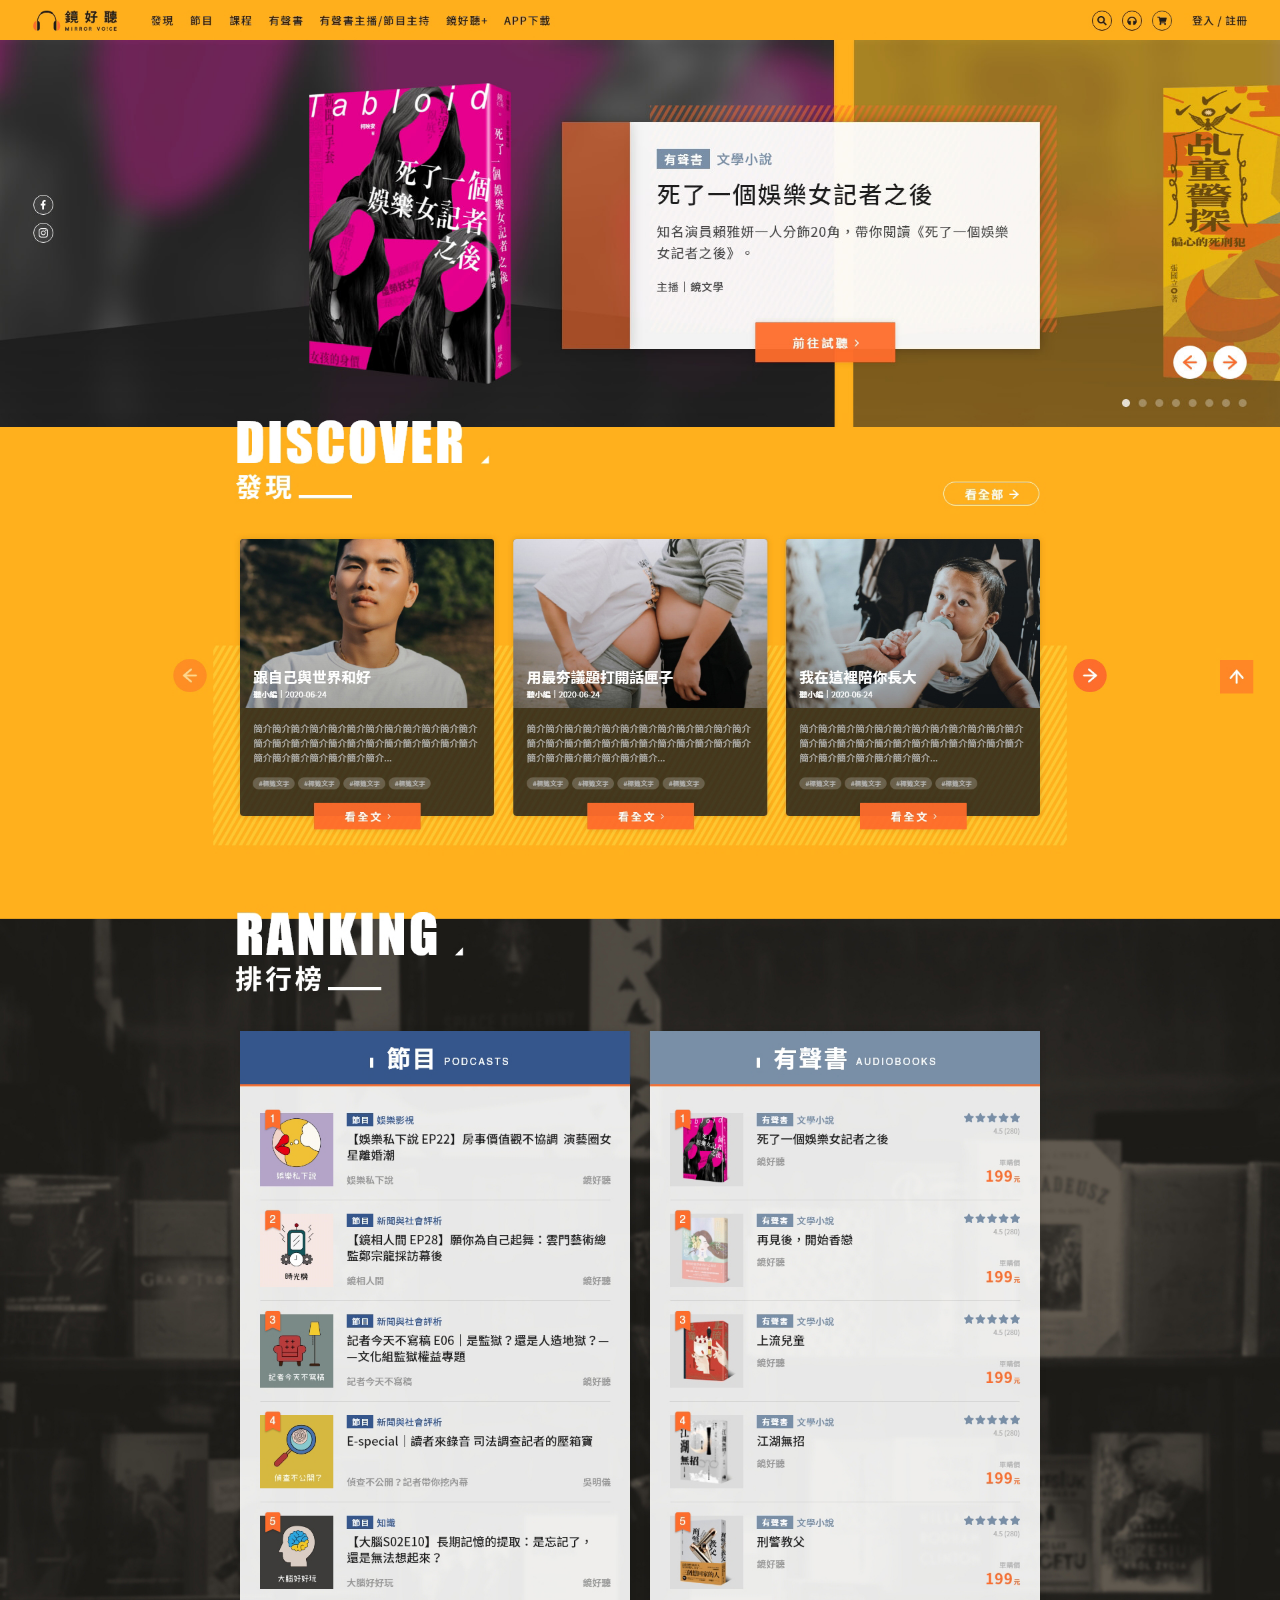
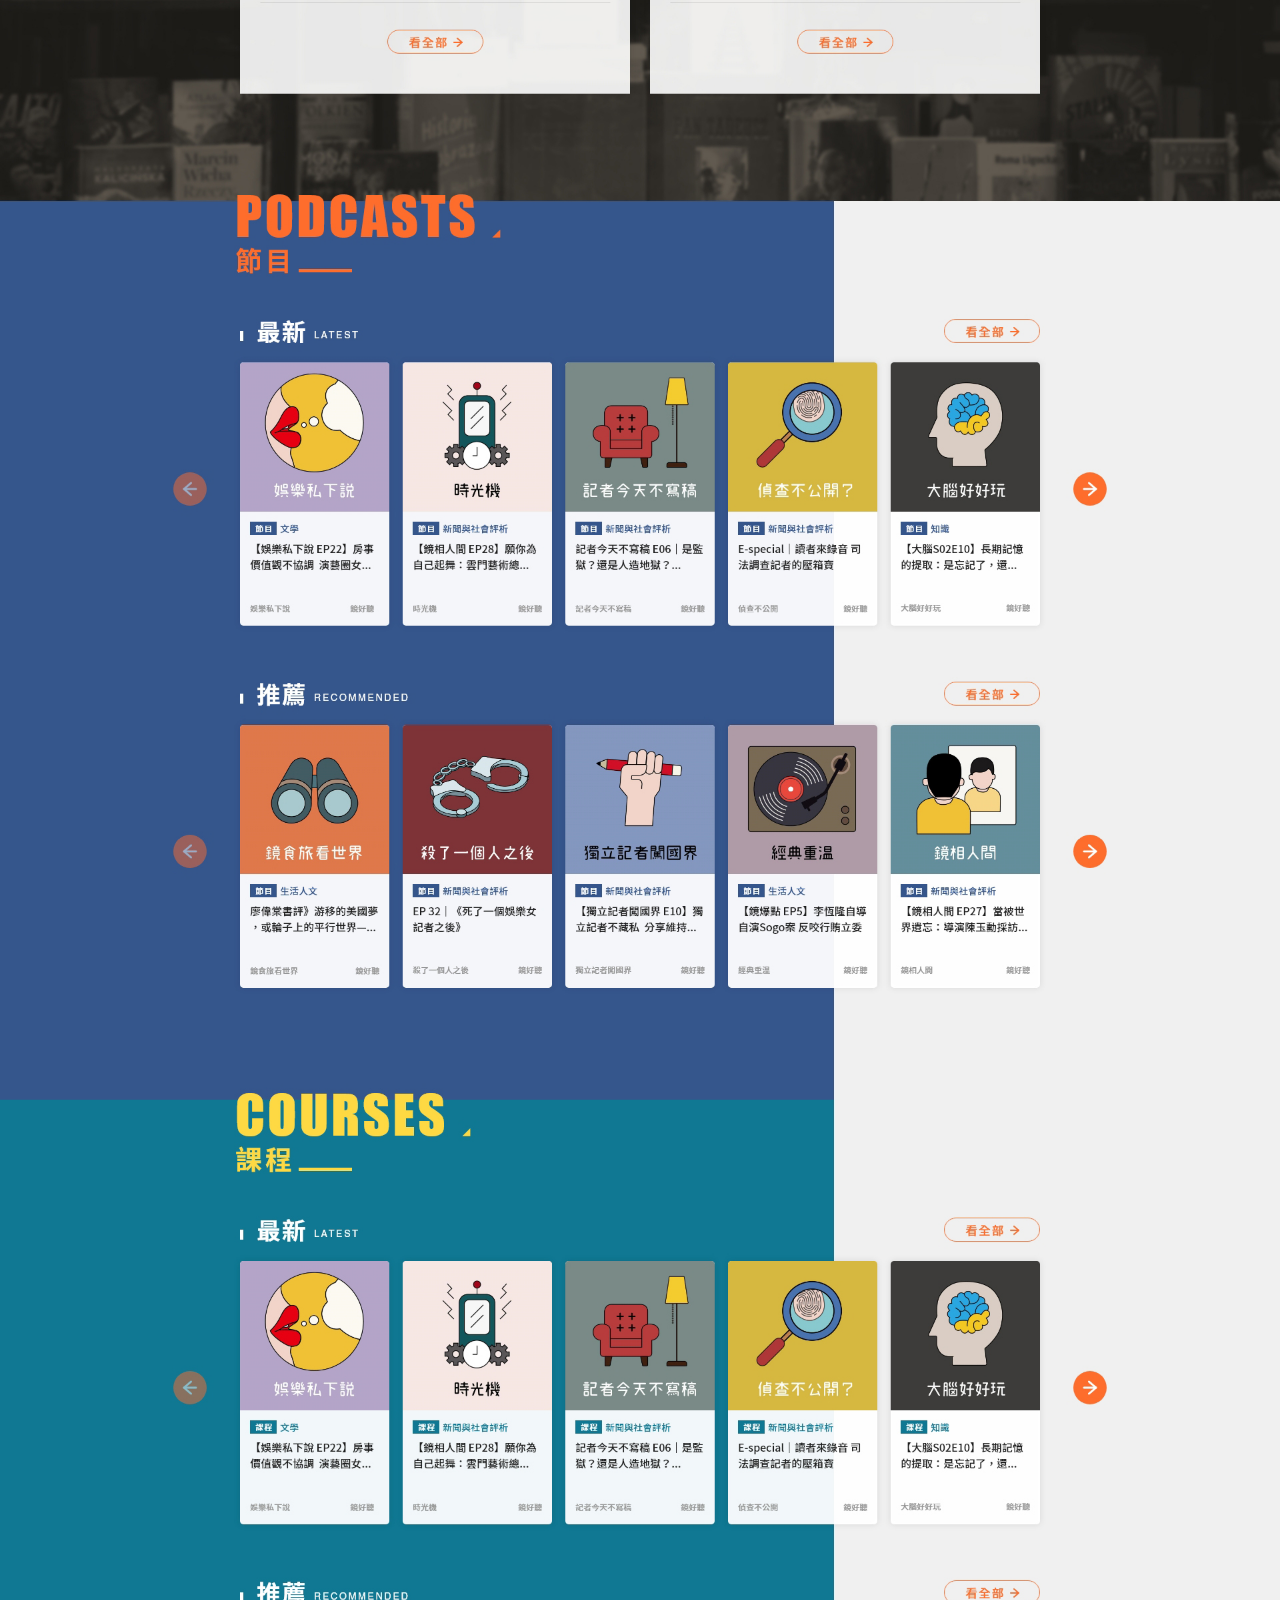
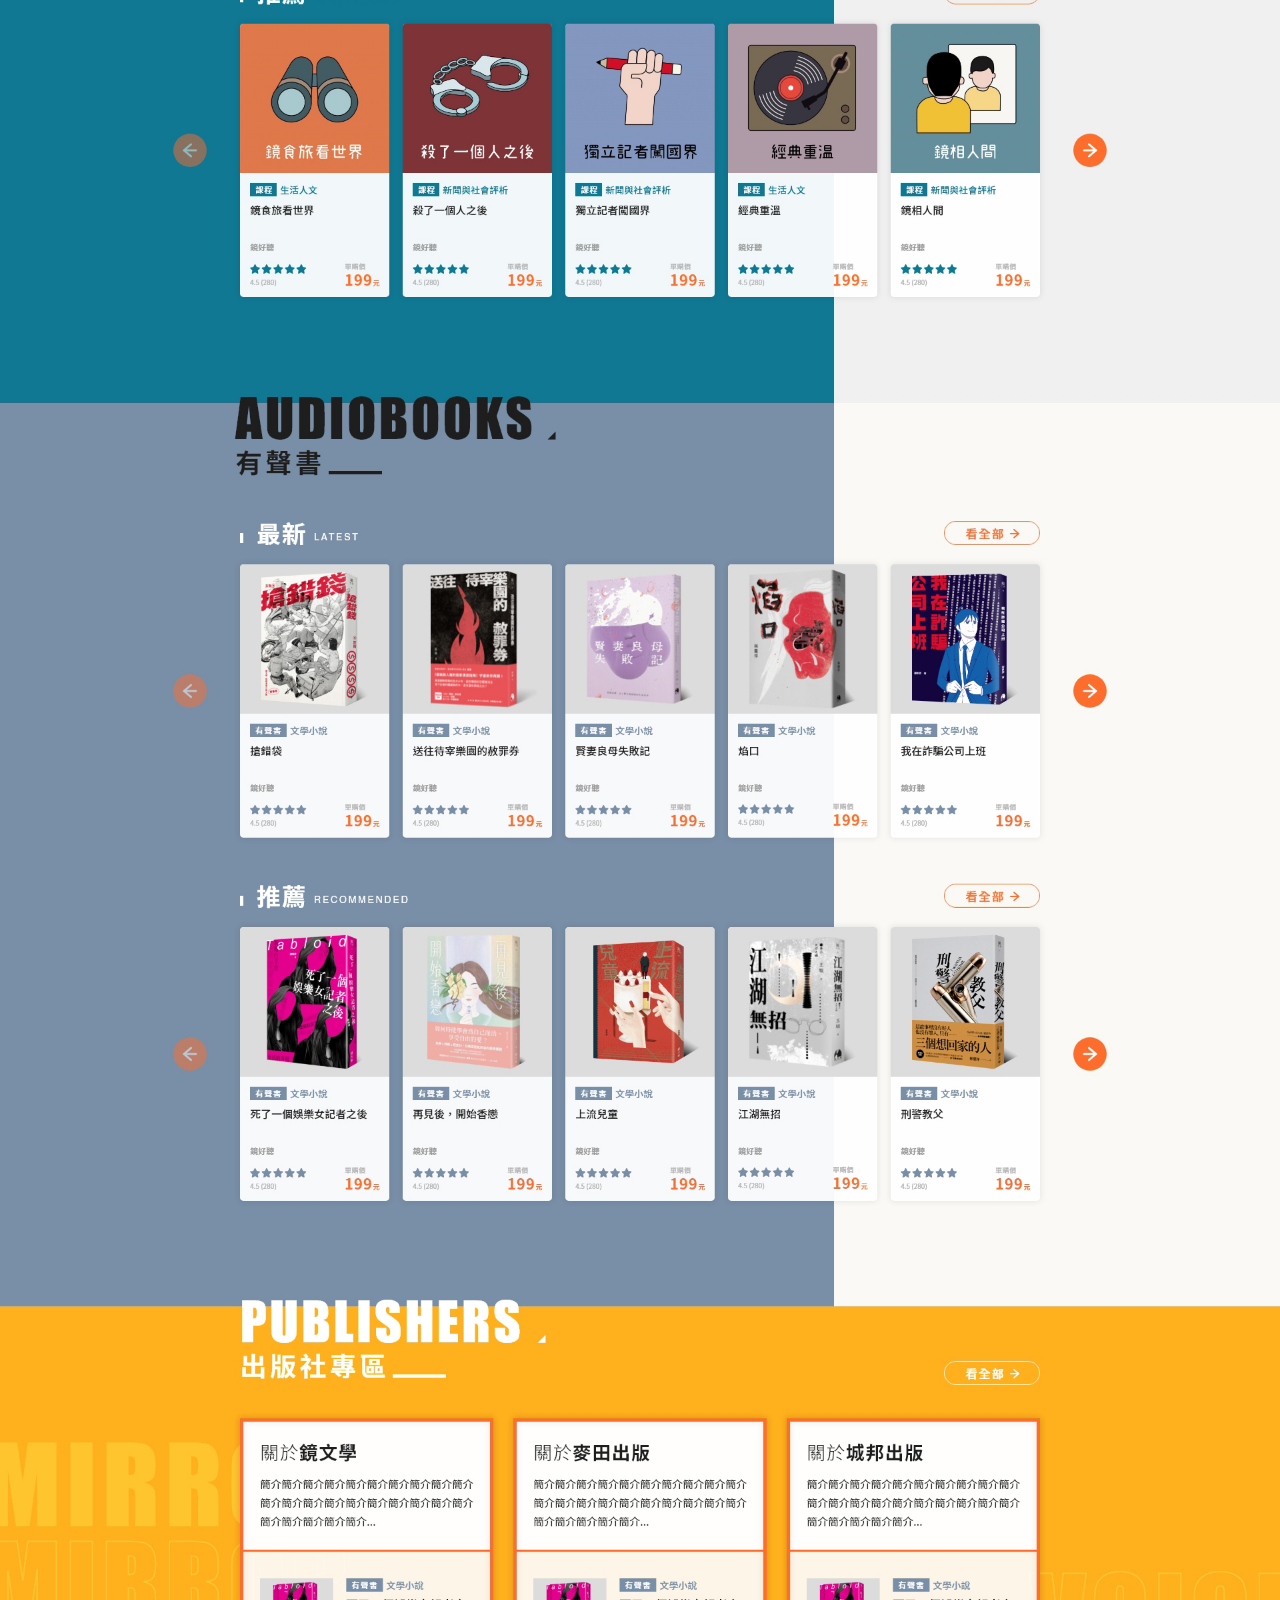
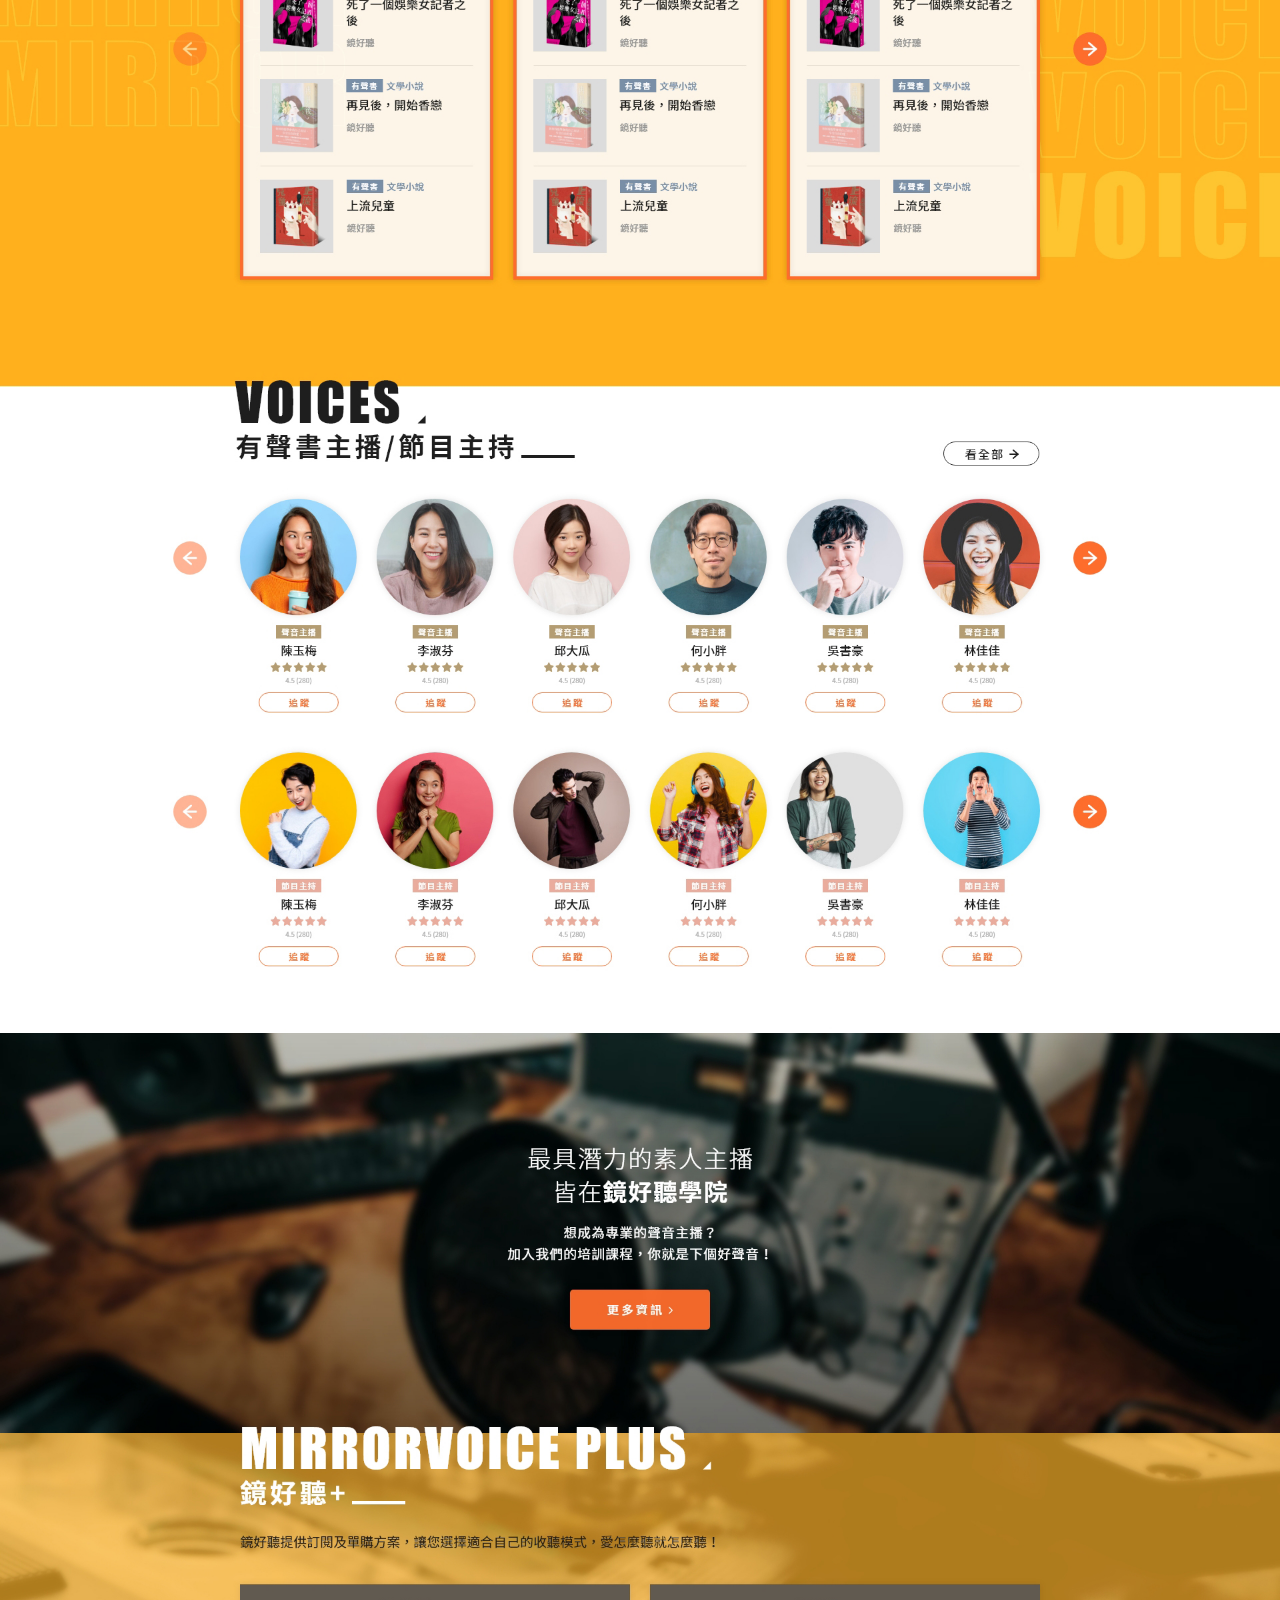
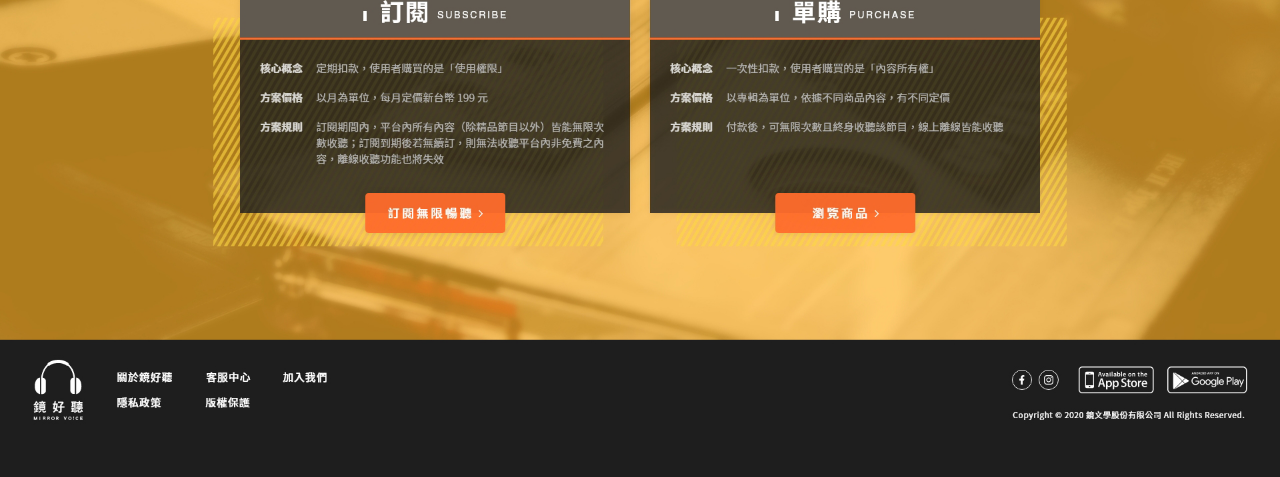
<file: desk/index.html>
<!DOCTYPE html>
<html lang="en">

<head>
	<meta charset="UTF-8">
	<meta name="viewport" content="width=device-width, initial-scale=1, user-scalable=no, shrink-to-fit=no">

	<title>鏡好聽</title>

	<!-- Index CSS -->
    <link rel="stylesheet" href="css/style.css">
	
</head>

<body>

	<div class="box">
		<div class="container">
			<div><a href="index.html"><img src="img/header.jpg"></a></div>
			<div><a href="album-book.html"><img src="img/index_01.jpg"></a></div>
			<div><a href="project.html"><img src="img/index_02.jpg"></a></div>
			<div><img src="img/index_03.jpg"></div>
			<div class="flex">
				<a href="album-podcast.html"><img src="img/index_04-1.jpg"></a>
				<a href="album-book.html"><img src="img/index_04-2.jpg"></a>
			</div>
			<div>
				<a href="album-podcast.html"><img src="img/index_05-1.jpg"></a>
				<a href="album-podcast.html"><img src="img/index_05-2.jpg"></a>
			</div>
			<div>
				<a href="album-course.html"><img src="img/index_06-1.jpg"></a>
				<a href="album-course.html"><img src="img/index_06-2.jpg"></a>
			</div>
			<div>
				<a href="album-book.html"><img src="img/index_07-1.jpg"></a>
			 	<a href="album-book.html"><img src="img/index_07-2.jpg"></a>
			</div>
			<div><img src="img/index_08.jpg"></div>
			<div>
				<a href="voice-personal.html"><img src="img/index_09-1.jpg"></a>
				<a href="voice-personal.html"><img src="img/index_09-2.jpg"></a>
			</div>
			<div><img src="img/index_10.jpg"></div>
			<div><img src="img/index_11.jpg"></div>
			<div><img src="img/footer.jpg"></div>
		</div>
	</div>		


</body>

</html>
</file>
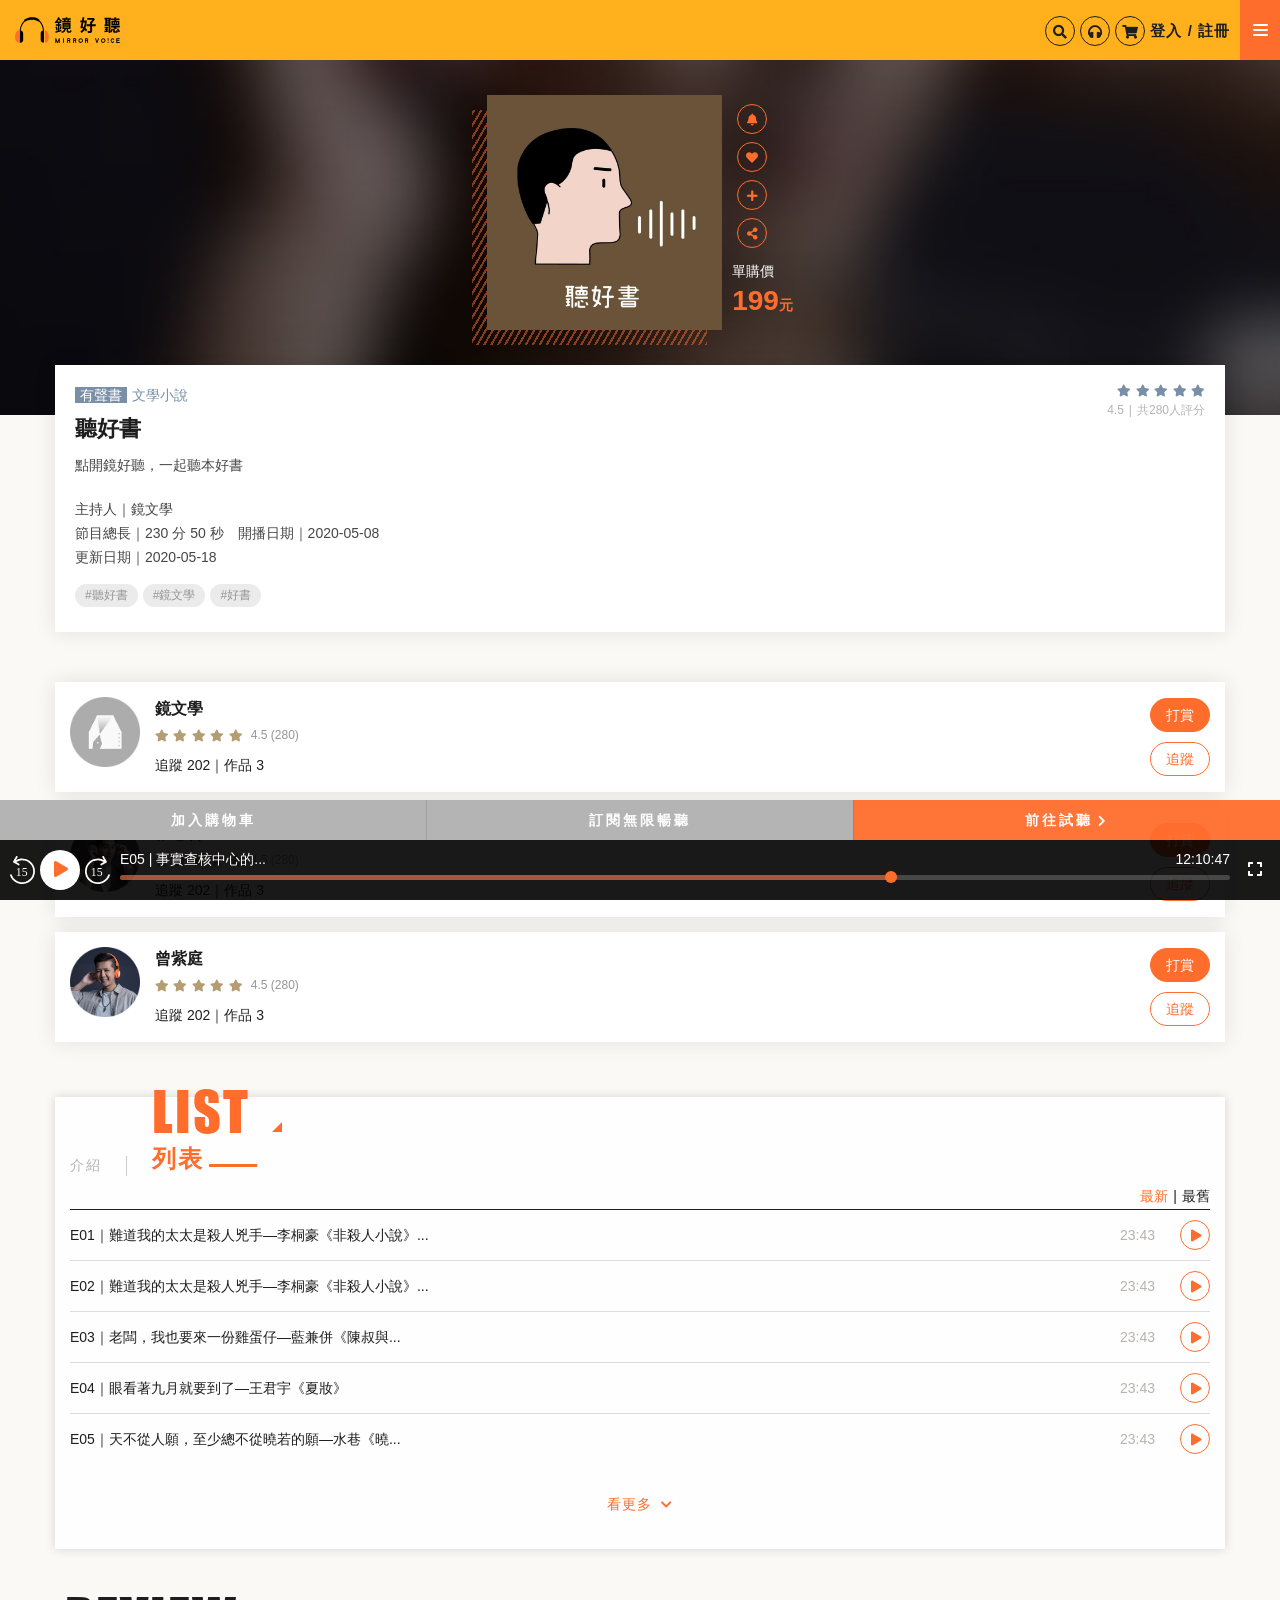
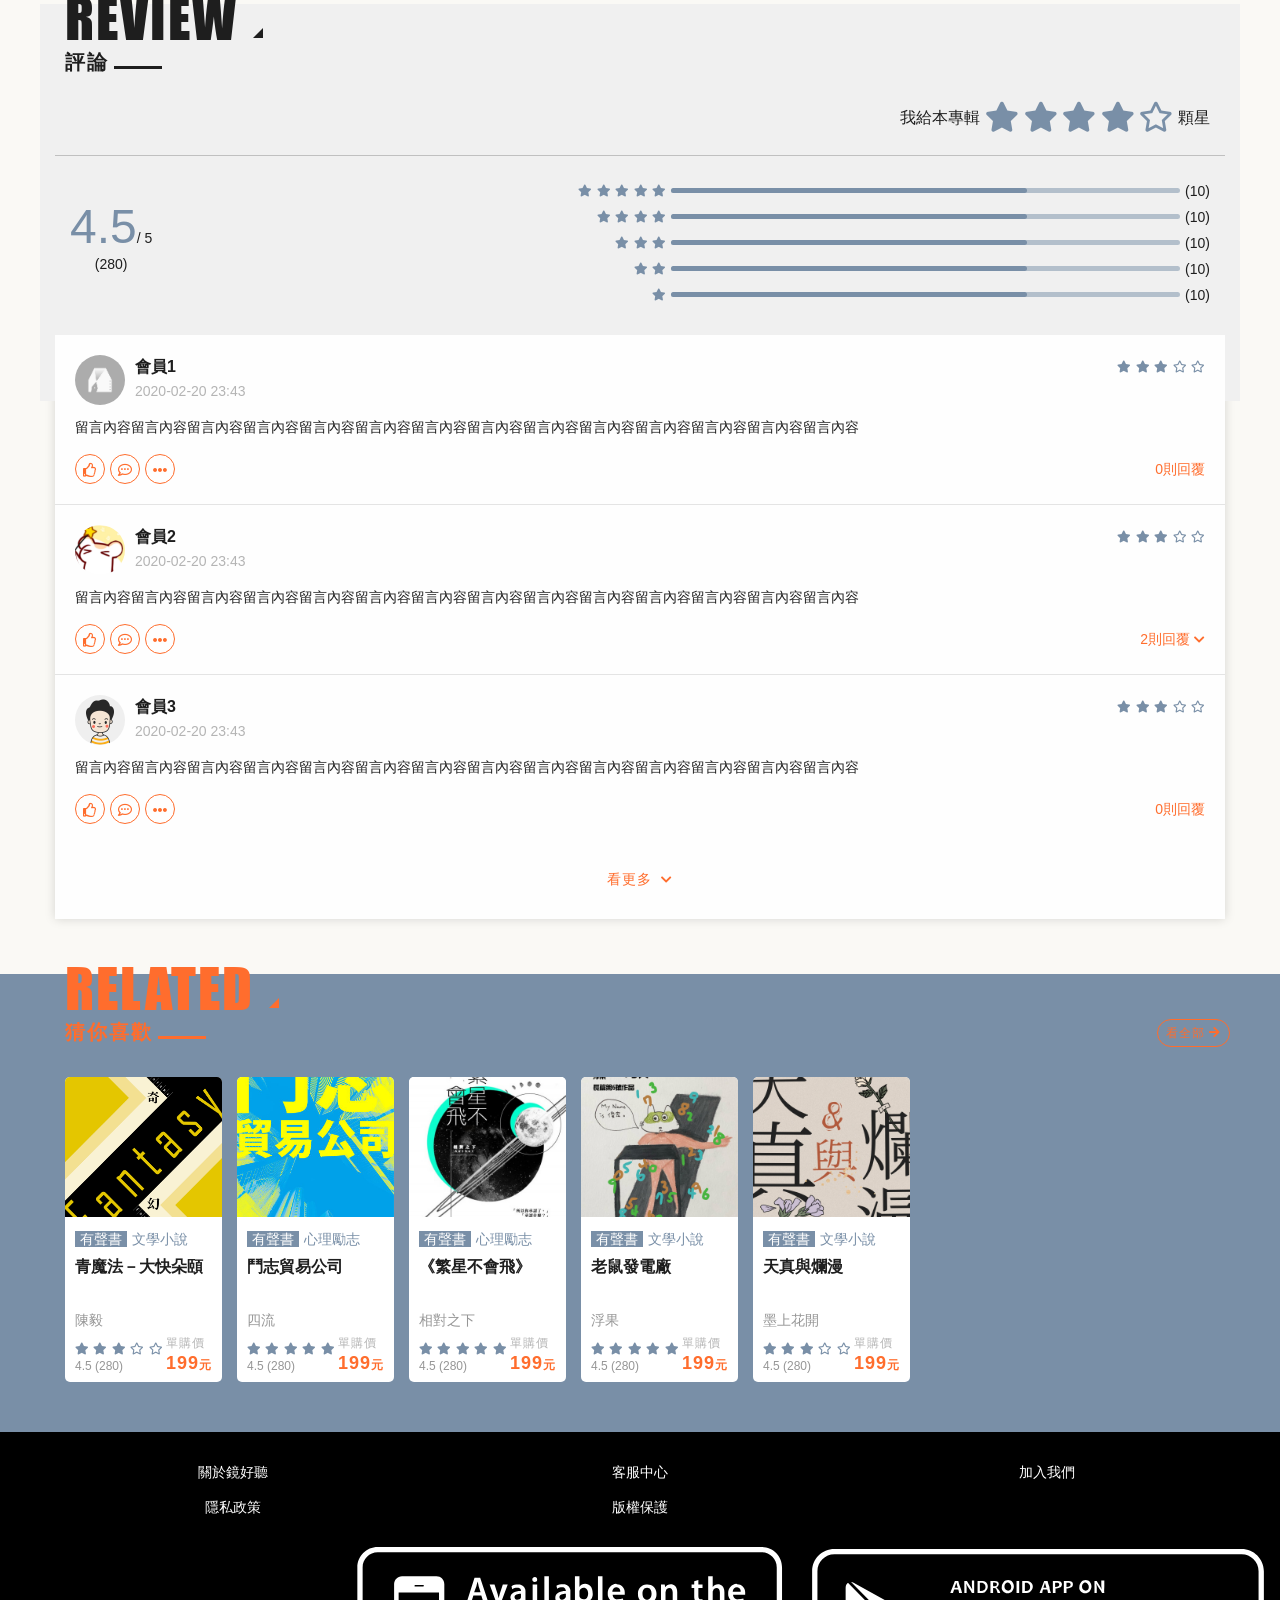
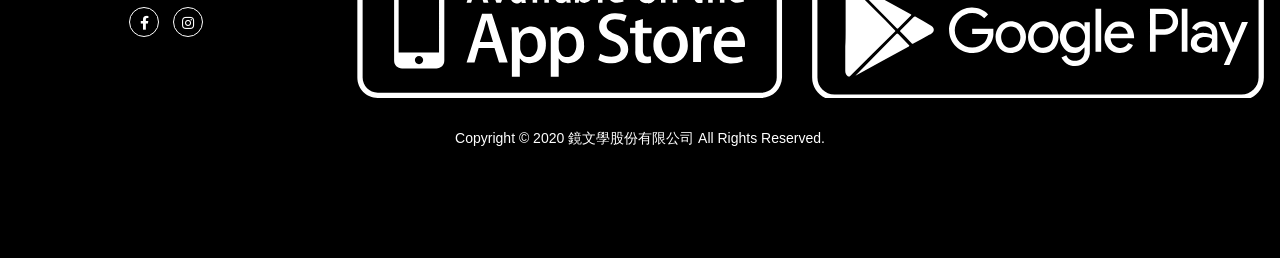
<file: album-book.html>
<!DOCTYPE html>
<html lang="">

<head>
    <meta charset="utf-8">
    <meta http-equiv="X-UA-Compatible" content="IE=edge">
    <meta name="viewport" content="width=device-width, initial-scale=1">

    <meta http-equiv="pragma" content="no-cache">
    <meta http-equiv="expires" content="0">
    <meta http-equiv="cache-control" content="no-cache">

    <title>鏡好聽</title>
    
    

    <!-- Bootstrap CSS -->
    <link rel="stylesheet" href="css/bootstrap.min.css">

    <!-- Swiper CSS -->
    <link rel="stylesheet" href="css/swiper-bundle.min.css">

    <!-- font awesome -->
    <link rel="stylesheet" href="css/font-awesome.min.css">
    <link rel="stylesheet" href="https://use.fontawesome.com/releases/v5.2.0/css/all.css" integrity="sha384-hWVjflwFxL6sNzntih27bfxkr27PmbbK/iSvJ+a4+0owXq79v+lsFkW54bOGbiDQ" crossorigin="anonymous">
    
    <!-- Header/Footer CSS -->
    

    <!-- Index CSS -->
    <link rel="stylesheet" href="css/style.css">



    <!--Google Ads-->


</head>

<body>

    <input type="checkbox" name="" id="main-switch">

    <header class="main">
        <div class="main-logo">
            <a href="index.html"><img src="img/logo-voice.svg"></a>
            <label class="hb">
                <span></span>
                <span></span>
                <span></span>
            </label>
        </div>
        <nav class="main-nav">
            <ul>
                <li><a href="#">聽節目</a></li>
                <li><a href="#">聽課程</a></li>
                <li><a href="#">聽書</a></li>
                <li><a href="#">聽主播</a></li>
                <li><a href="#">聽企劃</a></li>
                <li><a href="#">訂閱鏡好聽</a></li>
                <li><a href="#">APP下載</a></li>
                <li class="nav-icon">
                    <a class="icon facebook" href="#"><i class="fab fa-facebook-f"></i></a>
                    <a class="icon instagram" href="#"><i class="fab fa-instagram"></i></a>
                </li>
            </ul>
        </nav>
        <div class="main-icon">
            <a class="icon search" href="#"><i class="fas fa-search"></i></a>
            <a class="icon headphones" href="#"><i class="fas fa-headphones"></i></a>
            <a class="icon shopping" href="#"><i class="fas fa-shopping-cart"></i></a>
            <a class="login" href="#">登入 / 註冊</a>
        </div>
    </header>



    <main class="bg-y album-audio">
        <section class="album-personal">
            <div class="container">
                <div class="album-img">
                    <div class="album-photo"><img src="img/img-book-22.jpg" alt=""></div>
                    <div class="album-icon">
                        <a class="icon" href="#"><i class="fas fa-bell"></i></a>
                        <a class="icon" href="#"><i class="fas fa-heart"></i></a>
                        <a class="icon" href="#"><i class="fas fa-plus"></i></a>
                        <a class="icon" href="#"><i class="fas fa-share-alt"></i></a>
                        <div class="price">
                            <p>單購價</p>
                            <p>199<span>元</span></p>
                        </div>
                    </div>
                </div>
            </div>
        </section>



        <section class="album-content">
            <div class="container">
                <div class="album-txt-box">
                    <div class="album-txt">
                        <div class="name">
                            <div class="tag">
                                <span>有聲書</span>文學小說
                            </div>
                            <h3>聽好書</h3>
                        </div>
                        <div class="star">
                            <div class="icon-star">
                                <i class="fas fa-star"></i>
                                <i class="fas fa-star"></i>
                                <i class="fas fa-star"></i>
                                <i class="fas fa-star"></i>
                                <i class="fas fa-star"></i>
                            </div>
                            <p>4.5<span>共280人評分</span></p>
                        </div>
                    </div>
                    <p class="album-intro">點開鏡好聽，一起聽本好書</p>
                    <p class="des">主持人｜鏡文學<br>節目總長｜230 分 50 秒　開播日期｜2020-05-08<br>更新日期｜2020-05-18</p>
                    <div class="album-tag">
                        <div class="tag-item">#聽好書</div>
                        <div class="tag-item">#鏡文學</div>
                        <div class="tag-item">#好書</div>
                    </div>
                </div>
            </div>
        </section>



        <!-- 主播 -->
        <section>
            <div class="container">
                <div class="anchor-box">
                    <div class="voice-item">
                        <div class="voice-img">
                            <a href="voice-personal.html"><img src="img/img-voice-06.png" alt=""></a>
                        </div>
                        <div class="voice-txt">
                            <h4><a href="voice-personal.html">鏡文學</a></h4>
                            <div class="star">
                                <div class="icon-star">
                                    <i class="fas fa-star"></i>
                                    <i class="fas fa-star"></i>
                                    <i class="fas fa-star"></i>
                                    <i class="fas fa-star"></i>
                                    <i class="fas fa-star"></i>
                                </div>
                                <p>4.5 (280)</p>
                            </div>
                            <p>追蹤  202｜作品  3</p>
                        </div>
                        <div class="voice-btn">
                            <button type="button" class="btn btn-default btn-donate">打賞</button>
                            <button type="button" class="btn btn-default btn-track">追蹤</button>
                        </div>
                        
                    </div> 
                    <div class="voice-item">
                        <div class="voice-img">
                            <a href="voice-personal.html"><img src="img/img-voice-01.png" alt=""></a>
                        </div>
                        <div class="voice-txt">
                            <h4><a href="voice-personal.html">張心哲</a></h4>
                            <div class="star">
                                <div class="icon-star">
                                    <i class="fas fa-star"></i>
                                    <i class="fas fa-star"></i>
                                    <i class="fas fa-star"></i>
                                    <i class="fas fa-star"></i>
                                    <i class="fas fa-star"></i>
                                </div>
                                <p>4.5 (280)</p>
                            </div>
                            <p>追蹤  202｜作品  3</p>
                        </div>
                        <div class="voice-btn">
                            <button type="button" class="btn btn-default btn-donate">打賞</button>
                            <button type="button" class="btn btn-default btn-track">追蹤</button>
                        </div>
                    </div> 
                    <div class="voice-item">
                        <div class="voice-img">
                            <a href="voice-personal.html"><img src="img/img-voice-02.png" alt=""></a>
                        </div>
                        <div class="voice-txt">
                            <h4><a href="voice-personal.html">曾紫庭</a></h4>
                            <div class="star">
                                <div class="icon-star">
                                    <i class="fas fa-star"></i>
                                    <i class="fas fa-star"></i>
                                    <i class="fas fa-star"></i>
                                    <i class="fas fa-star"></i>
                                    <i class="fas fa-star"></i>
                                </div>
                                <p>4.5 (280)</p>
                            </div>
                            <p>追蹤  202｜作品  3</p>
                        </div>
                        <div class="voice-btn">
                            <button type="button" class="btn btn-default btn-donate">打賞</button>
                            <button type="button" class="btn btn-default btn-track">追蹤</button>
                        </div>
                    </div> 
                </div>
            </div>
        </section>



        <!-- 介紹/列表 -->
        <section>
            <div class="container">
                <div class="list-box">
                    <ul class="nav nav-tabs">
                        <li>
                            <a data-toggle="tab" href="#intro">
                                <div class="title">
                                    <div class="title-txt">
                                        <h2>INTRO</h2>
                                        <p>介紹</p>
                                    </div>
                                </div>
                            </a>
                        </li>
                        <li class="active">
                            <a data-toggle="tab" href="#list">
                                <div class="title">
                                    <div class="title-txt">
                                        <h2>LIST</h2>
                                        <p>列表</p>
                                    </div>
                                </div>
                            </a>
                        </li>
                    </ul>
                    <div class="tab-content">
                        <div id="intro" class="tab-pane fade">
                            <p>
                                ★ 鏡文學傾力開發之作，打造娛樂新聞圈「紙牌屋」 <br><br>
                                ★ 娛樂記者共鳴度 NO.1<br><br>
                                ★ 臺灣演藝圈最血淋淋的媒體職場小說<br>
                            </p>
                            <p>不甘於報導花邊新聞的女記者劉知君，在同事死後，搶獨家追查同事死亡真相。卻發現媒體業藏汙納垢，她所以為的桃色醜聞竟是政商圈陰謀的陪襯， 當她越深入調查，卻越被捲入職場風暴，遭娛樂黑幕吞噬。同時間，長期穩交的男友對她起疑心，面對感情被逼婚的壓力，以及工作上的重重難關，她是否走向與同事相同的命運？</p>
                            <button type="button" class="btn-more">看更多 <i class="fas fa-chevron-down"></i></button>
                        </div>
                        <div id="list" class="tab-pane fade in active">
                            <div class="class">
                                <p class="active">最新</p><p>最舊</p>
                            </div>
                            <div class="list-voice-box">
                                <div class="list-voice-item">
                                    <h3><a href="single-book.html">E01｜難道我的太太是殺人兇手—李桐豪《非殺人小說》...</a></h3>
                                    <div class="length">
                                        <p>23:43</p>
                                        <button type="button" class="icon-play" data-toggle="modal" data-target="#myModal"><i class="fas fa-play"></i></button>
                                    </div>
                                </div>
                                <div class="list-voice-item">
                                    <h3><a href="single-book.html">E02｜難道我的太太是殺人兇手—李桐豪《非殺人小說》...</a></h3>
                                    <div class="length">
                                        <p>23:43</p>
                                        <button type="button" class="icon-play" data-toggle="modal" data-target="#myModal"><i class="fas fa-play"></i></button>
                                    </div>
                                </div>
                                <div class="list-voice-item">
                                    <h3><a href="single-book.html">E03｜老闆，我也要來一份雞蛋仔—藍兼併《陳叔與...</a></h3>
                                    <div class="length">
                                        <p>23:43</p>
                                        <button type="button" class="icon-play" data-toggle="modal" data-target="#myModal"><i class="fas fa-play"></i></button>
                                    </div>
                                </div>
                                <div class="list-voice-item">
                                    <h3><a href="single-book.html">E04｜眼看著九月就要到了—王君宇《夏妝》</a></h3>
                                    <div class="length">
                                        <p>23:43</p>
                                        <button type="button" class="icon-play" data-toggle="modal" data-target="#myModal"><i class="fas fa-play"></i></button>
                                    </div>
                                </div>
                                <div class="list-voice-item">
                                    <h3><a href="single-book.html">E05｜天不從人願，至少總不從曉若的願—水巷《曉...</a></h3>
                                    <div class="length">
                                        <p>23:43</p>
                                        <button type="button" class="icon-play" data-toggle="modal" data-target="#myModal"><i class="fas fa-play"></i></button>
                                    </div>
                                </div>
                            </div>
                            <button type="button" class="btn-more">看更多 <i class="fas fa-chevron-down"></i></button>
                        </div>
                    </div>
                </div>
            </div>
        </section> 



        <!-- 評論 -->
        <section>
            <div class="container">
                <div class="review-txt">
                    <div class="title">
                        <div class="title-txt">
                            <h2>REVIEW</h2>
                            <p>評論</p>
                        </div>
                    </div> 
                    <div class="star total-star">
                        <p>我給本專輯</p>
                        <div class="icon-star">
                            <i class="fas fa-star"></i>
                            <i class="fas fa-star"></i>
                            <i class="fas fa-star"></i>
                            <i class="fas fa-star"></i>
                            <i class="far fa-star"></i>
                        </div>
                        <p>顆星</p>
                    </div>
                    <div class="score">
                        <div class="fraction">
                            <p>4.5<span>/ 5</span></p>
                            <p>(280)</p>
                        </div>
                        <div class="star score-star"> 
                            <div class="score-star-item">
                                <div class="icon-star">
                                    <i class="fas fa-star"></i>
                                    <i class="fas fa-star"></i>
                                    <i class="fas fa-star"></i>
                                    <i class="fas fa-star"></i>
                                    <i class="fas fa-star"></i>
                                </div>
                                <button class="bar-icon">
                                    <span class="strip"></span>
                                    <span class="strip strip-active"></span>
                                </button> 
                                <span>(10)</span> 
                            </div>  
                            <div class="score-star-item">
                                <div class="icon-star">
                                    <i class="fas fa-star"></i>
                                    <i class="fas fa-star"></i>
                                    <i class="fas fa-star"></i>
                                    <i class="fas fa-star"></i>
                                </div>
                                <button class="bar-icon">
                                    <span class="strip"></span>
                                    <span class="strip strip-active"></span>
                                </button>  
                                <span>(10)</span> 
                            </div>  
                            <div class="score-star-item">
                                <div class="icon-star">
                                    <i class="fas fa-star"></i>
                                    <i class="fas fa-star"></i>
                                    <i class="fas fa-star"></i>
                                </div>
                                <button class="bar-icon">
                                    <span class="strip"></span>
                                    <span class="strip strip-active"></span>
                                </button>  
                                <span>(10)</span> 
                            </div>  
                            <div class="score-star-item">
                                <div class="icon-star">
                                    <i class="fas fa-star"></i>
                                    <i class="fas fa-star"></i>
                                </div>
                                <button class="bar-icon">
                                    <span class="strip"></span>
                                    <span class="strip strip-active"></span>
                                </button> 
                                <span>(10)</span>  
                            </div>  
                            <div class="score-star-item">
                                <div class="icon-star">
                                    <i class="fas fa-star"></i>
                                </div>
                                <button class="bar-icon">
                                    <span class="strip"></span>
                                    <span class="strip strip-active"></span>
                                </button> 
                                <span>(10)</span>  
                            </div> 
                        </div>
                    </div>
                </div>
                <div class="review-box">
                    <div class="message-item">
                        <div class="message-item-list">
                            <div class="list-name">
                                <div class="message-img">
                                    <img src="img/member-01.jpg" alt="">
                                </div>
                                <div class="message-title">
                                    <h4>會員1</h4>
                                    <p>2020-02-20 23:43</p>
                                </div>
                                <div class="star">
                                    <div class="icon-star">
                                        <i class="fas fa-star"></i>
                                        <i class="fas fa-star"></i>
                                        <i class="fas fa-star"></i>
                                        <i class="far fa-star"></i>
                                        <i class="far fa-star"></i>
                                    </div>
                                </div>
                            </div>
                            <div class="list-txt">
                                <p class="intro">留言內容留言內容留言內容留言內容留言內容留言內容留言內容留言內容留言內容留言內容留言內容留言內容留言內容留言內容</p>
                            </div>
                            <div class="list-btn">
                                <div class="message">
                                    <button type="button" class="icon"><i class="far fa-thumbs-up"></i></button>
                                    <button type="button" class="icon"><i class="far fa-comment-dots"></i></button>
                                    <div class="dropdown">
                                        <button class="icon dropdown-toggle" id="menu-message" type="button" data-toggle="dropdown"><i class="fas fa-ellipsis-h"></i></button>
                                        <ul class="dropdown-menu" role="menu" aria-labelledby="menu-message">
                                            <li role="presentation"><a role="menuitem" tabindex="-1" href="#">檢舉留言</a></li>
                                            <li role="presentation"><a role="menuitem" tabindex="-1" href="#">編輯留言</a></li>
                                            <li role="presentation"><a role="menuitem" tabindex="-1" href="#">刪除留言</a></li>
                                        </ul>
                                    </div>
                                </div>
                                <button type="button" class="reply">0則回覆</button>
                            </div>
                        </div>
                        <div class="message-item-list">
                            <div class="list-name">
                                <div class="message-img">
                                    <img src="img/member-02.jpg" alt="">
                                </div>
                                <div class="message-title">
                                    <h4>會員2</h4>
                                    <p>2020-02-20 23:43</p>
                                </div>
                                <div class="star">
                                    <div class="icon-star">
                                        <i class="fas fa-star"></i>
                                        <i class="fas fa-star"></i>
                                        <i class="fas fa-star"></i>
                                        <i class="far fa-star"></i>
                                        <i class="far fa-star"></i>
                                    </div>
                                </div>
                            </div>
                            <div class="list-txt">
                                <p class="intro">留言內容留言內容留言內容留言內容留言內容留言內容留言內容留言內容留言內容留言內容留言內容留言內容留言內容留言內容</p>
                            </div>
                            <div class="list-btn">
                                <div class="message">
                                    <button type="button" class="icon" href="#"><i class="far fa-thumbs-up"></i></button>
                                    <button type="button" class="icon" href="#"><i class="far fa-comment-dots"></i></button>
                                    <div class="dropdown">
                                        <button class="icon dropdown-toggle" id="menu-message" type="button" data-toggle="dropdown"><i class="fas fa-ellipsis-h"></i></button>
                                        <ul class="dropdown-menu" role="menu" aria-labelledby="menu-message">
                                            <li role="presentation"><a role="menuitem" tabindex="-1" href="#">檢舉留言</a></li>
                                            <li role="presentation"><a role="menuitem" tabindex="-1" href="#">編輯留言</a></li>
                                            <li role="presentation"><a role="menuitem" tabindex="-1" href="#">刪除留言</a></li>
                                        </ul>
                                    </div>
                                </div>
                                <button type="button" class="reply" data-toggle="collapse" data-target="#collapse-message">2則回覆 <i class="fas fa-chevron-down"></i></button>
                            </div>
                        </div>
                        <div id="collapse-message" class="collapse message-item-list message-item-member">
                            <div class="list-name">
                                <div class="message-img">
                                    <img src="img/member-01.jpg" alt="">
                                </div>
                                <div class="message-title">
                                    <h4>鏡文學</h4>
                                    <p>2020-02-20 23:43</p>
                                </div>
                            </div>
                            <div class="list-txt">
                                <p class="intro">留言內容留言內容留言內容留言內容留言內容留言內容留言內容留言內容留言內容留言內容留言內容留言內容留言內容留言內容</p>
                            </div>
                            <div class="list-btn">
                                <div class="message">
                                    <button type="button" class="icon" href="#"><i class="far fa-thumbs-up"></i></button>
                                    <button type="button" class="icon" href="#"><i class="far fa-comment-dots"></i></button>
                                    <div class="dropdown">
                                        <button class="icon dropdown-toggle" id="menu-message" type="button" data-toggle="dropdown"><i class="fas fa-ellipsis-h"></i></button>
                                        <ul class="dropdown-menu" role="menu" aria-labelledby="menu-message">
                                            <li role="presentation"><a role="menuitem" tabindex="-1" href="#">檢舉留言</a></li>
                                            <li role="presentation"><a role="menuitem" tabindex="-1" href="#">編輯留言</a></li>
                                            <li role="presentation"><a role="menuitem" tabindex="-1" href="#">刪除留言</a></li>
                                        </ul>
                                    </div>
                                </div>
                            </div>
                        </div>
                        <div class="message-item-list">
                            <div class="list-name">
                                <div class="message-img">
                                    <img src="img/member-03.jpg" alt="">
                                </div>
                                <div class="message-title">
                                    <h4>會員3</h4>
                                    <p>2020-02-20 23:43</p>
                                </div>
                                <div class="star">
                                    <div class="icon-star">
                                        <i class="fas fa-star"></i>
                                        <i class="fas fa-star"></i>
                                        <i class="fas fa-star"></i>
                                        <i class="far fa-star"></i>
                                        <i class="far fa-star"></i>
                                    </div>
                                </div>
                            </div>
                            <div class="list-txt">
                                <p class="intro">留言內容留言內容留言內容留言內容留言內容留言內容留言內容留言內容留言內容留言內容留言內容留言內容留言內容留言內容</p>
                            </div>
                            <div class="list-btn">
                                <div class="message">
                                    <button type="button" class="icon"><i class="far fa-thumbs-up"></i></button>
                                    <button type="button" class="icon"><i class="far fa-comment-dots"></i></button>
                                    <div class="dropdown">
                                        <button class="icon dropdown-toggle" id="menu-message" type="button" data-toggle="dropdown"><i class="fas fa-ellipsis-h"></i></button>
                                        <ul class="dropdown-menu" role="menu" aria-labelledby="menu-message">
                                            <li role="presentation"><a role="menuitem" tabindex="-1" href="#">檢舉留言</a></li>
                                            <li role="presentation"><a role="menuitem" tabindex="-1" href="#">編輯留言</a></li>
                                            <li role="presentation"><a role="menuitem" tabindex="-1" href="#">刪除留言</a></li>
                                        </ul>
                                    </div>
                                </div>
                                <button type="button" class="reply">0則回覆</button>
                            </div>
                        </div>
                    </div>
                    <button type="button" class="btn-more">看更多 <i class="fas fa-chevron-down"></i></button>
                </div>
            </div>
        </section> 



        <!-- 猜你喜歡 -->
        <section class="dolike">
            <div class="container">
                <div class="title">
                    <div class="title-txt">
                        <h2>RELATED</h2>
                        <p>猜你喜歡</p>
                    </div>
                    <div class="title-btn">
                        <a class="btn-more-oblong" href="#">看全部 <i class="fas fa-arrow-right"></i></a>
                    </div>
                </div>
                <div class="book-box">
                    <!-- Swiper -->
                    <div class="swiper-container">
                        <div class="swiper-wrapper">
                            <div class="swiper-slide">
                                <a class="book-item" href="single-book.html">
                                    <div class="book-img">
                                        <img src="img/img-ranking-16.jpg" alt="">
                                    </div>
                                    <div class="book-txt">
                                        <div class="book-title">
                                            <div class="tag">
                                                <span>有聲書</span>文學小說
                                            </div>
                                            <h3>青魔法－大快朵頤</h3>
                                            <p>陳毅</p>
                                        </div>

                                        <div class="book-price">
                                            <div class="star">
                                                <div class="icon-star">
                                                    <i class="fas fa-star"></i>
                                                    <i class="fas fa-star"></i>
                                                    <i class="fas fa-star"></i>
                                                    <i class="far fa-star"></i>
                                                    <i class="far fa-star"></i>
                                                </div>
                                                <p>4.5 (280)</p>
                                            </div>
                                            <div class="price">
                                                <p>單購價</p>
                                                <p>199<span>元</span></p>
                                            </div>
                                        </div>
                                    </div>
                                </a>
                            </div>
                            <div class="swiper-slide">
                                <a class="book-item" href="single-book.html">
                                    <div class="book-img">
                                        <img src="img/img-ranking-17.jpg" alt="">
                                    </div>
                                    <div class="book-txt">
                                        <div class="book-title">
                                            <div class="tag">
                                                <span>有聲書</span>心理勵志
                                            </div>
                                            <h3>鬥志貿易公司</h3>
                                            <p>四流</p>
                                        </div>

                                        <div class="book-price">
                                            <div class="star">
                                                <div class="icon-star">
                                                    <i class="fas fa-star"></i>
                                                    <i class="fas fa-star"></i>
                                                    <i class="fas fa-star"></i>
                                                    <i class="fas fa-star"></i>
                                                    <i class="fas fa-star"></i>
                                                </div>
                                                <p>4.5 (280)</p>
                                            </div>
                                            <div class="price">
                                                <p>單購價</p>
                                                <p>199<span>元</span></p>
                                            </div>
                                        </div>
                                    </div>
                                </a>
                            </div>
                            <div class="swiper-slide">
                                <a class="book-item" href="single-book.html">
                                    <div class="book-img">
                                        <img src="img/img-ranking-18.jpg" alt="">
                                    </div>
                                    <div class="book-txt">
                                        <div class="book-title">
                                            <div class="tag">
                                                <span>有聲書</span>心理勵志
                                            </div>
                                            <h3>《繁星不會飛》</h3>
                                            <p>相對之下</p>
                                        </div>

                                        <div class="book-price">
                                            <div class="star">
                                                <div class="icon-star">
                                                    <i class="fas fa-star"></i>
                                                    <i class="fas fa-star"></i>
                                                    <i class="fas fa-star"></i>
                                                    <i class="fas fa-star"></i>
                                                    <i class="fas fa-star"></i>
                                                </div>
                                                <p>4.5 (280)</p>
                                            </div>
                                            <div class="price">
                                                <p>單購價</p>
                                                <p>199<span>元</span></p>
                                            </div>
                                        </div>
                                    </div>
                                </a>
                            </div>
                            <div class="swiper-slide">
                                <a class="book-item" href="single-book.html">
                                    <div class="book-img">
                                        <img src="img/img-ranking-19.jpg" alt="">
                                    </div>
                                    <div class="book-txt">
                                        <div class="book-title">
                                            <div class="tag">
                                                <span>有聲書</span>文學小說
                                            </div>
                                            <h3>老鼠發電廠</h3>
                                            <p>浮果</p>
                                        </div>

                                        <div class="book-price">
                                            <div class="star">
                                                <div class="icon-star">
                                                    <i class="fas fa-star"></i>
                                                    <i class="fas fa-star"></i>
                                                    <i class="fas fa-star"></i>
                                                    <i class="fas fa-star"></i>
                                                    <i class="fas fa-star"></i>
                                                </div>
                                                <p>4.5 (280)</p>
                                            </div>
                                            <div class="price">
                                                <p>單購價</p>
                                                <p>199<span>元</span></p>
                                            </div>
                                        </div>
                                    </div>
                                </a>
                            </div>
                            <div class="swiper-slide">
                                <a class="book-item" href="single-book.html">
                                    <div class="book-img">
                                        <img src="img/img-ranking-20.jpg" alt="">
                                    </div>
                                    <div class="book-txt">
                                        <div class="book-title">
                                            <div class="tag">
                                                <span>有聲書</span>文學小說
                                            </div>
                                            <h3>天真與爛漫</h3>
                                            <p>墨上花開</p>
                                        </div>

                                        <div class="book-price">
                                            <div class="star">
                                                <div class="icon-star">
                                                    <i class="fas fa-star"></i>
                                                    <i class="fas fa-star"></i>
                                                    <i class="fas fa-star"></i>
                                                    <i class="far fa-star"></i>
                                                    <i class="far fa-star"></i>
                                                </div>
                                                <p>4.5 (280)</p>
                                            </div>
                                            <div class="price">
                                                <p>單購價</p>
                                                <p>199<span>元</span></p>
                                            </div>
                                        </div>
                                    </div>
                                </a>
                            </div>
                        </div>
                    </div>
                </div>
            </div>
        </section> 
    </main>



    <div class="btn-group-bottom">
        <a href="#" class="btn-more btn-gray">加入購物車</a>
        <a href="#" class="btn-more btn-gray">訂閱無限暢聽</a>
        <a href="single-book.html" class="btn-more">前往試聽<i class="fas fa-chevron-right"></i></a>
    </div>
    


    <div class="player">
        <div class="player-icon">
            <button class="icon-backward"><img src="img/icon/backward-15.svg"></button>  
            <button class="icon-play"><p><i class="fas fa-play"></i></p></button>  
            <button class="icon-forward"><img src="img/icon/forward-15.svg"></button>   
        </div>
        <div class="player-bar">
            <div class="bar-txt">
                <p>E05 | 事實查核中心的...</p>
                <p class="time">12:10:47</p>  
            </div>
            <button class="bar-icon">
                <span class="strip"></span> 
                <span class="strip strip-active"></span>
            </button>
        </div>
        <button type="button" class="icon-expand" data-toggle="modal" data-target="#myModal"><i class="fas fa-expand"></i></button>
    </div>

    <!-- Modal -->
    <div class="modal fade modal-player" id="myModal" role="dialog">
        <div class="modal-dialog">
        
            <!-- Modal content-->
            <div class="modal-content">
                <div class="modal-header">
                    <div class="dropdown">
                        <button class="icon icon-list dropdown-toggle" id="menu-message" type="button" data-toggle="dropdown"><i class="fas fa-list-ul"></i></button>
                        <ul class="dropdown-menu" role="menu" aria-labelledby="menu-message">
                            <li role="presentation"><a role="menuitem" tabindex="-1" href="#">E01｜正宮是小三？ 資深娛樂記者說小豬情史資深娛樂記者說小豬情史...</a></li>
                            <li role="presentation"><a class="active" role="menuitem" tabindex="-1" href="#">E02｜正宮是小三？ 資深娛樂記者說小豬情史...</a></li>
                            <li role="presentation"><a role="menuitem" tabindex="-1" href="#">E03｜正宮是小三？ 資深娛樂記者說小豬情史...</a></li>
                            <li role="presentation"><a role="menuitem" tabindex="-1" href="#">E04｜正宮是小三？ 資深娛樂記者說小豬情史...</a></li>
                            <li role="presentation"><a role="menuitem" tabindex="-1" href="#">E05｜正宮是小三？ 資深娛樂記者說小豬情史...</a></li>
                        </ul>
                    </div>
                    <button type="button" data-dismiss="modal"><i class="fas fa-compress"></i></button>
                </div>
                <div class="modal-body">
                    <div class="player-o-img">
                        <div class="box-img"><img src="img/img-course.jpg"></div>
                        <div class="box-icon">
                            <button class="icon"><i class="fas fa-heart"></i></button>
                            <button class="icon"><i class="fas fa-plus"></i></button>
                            <button class="icon"><i class="fas fa-share-alt"></i></button>
                        </div>
                    </div>
                    <div class="player-o-txt">
                        <h3>E05｜事實查核中心的前世今生？　一場提升媒體素養的公民運動—專訪優秀新聞發展協會理事長胡元輝</h3>
                        <p>主播 | 主播名字</p>
                    </div>
                </div>
                <div class="modal-footer">
                    <div class="player-o-bar">
                        <div class="bar-length">
                            <div class="dropdown">
                                <button class="length dropdown-toggle" id="menu-message" type="button" data-toggle="dropdown">x 1.25</button>
                                <ul class="dropdown-menu" role="menu" aria-labelledby="menu-message">
                                    <li role="presentation"><a role="menuitem" tabindex="-1" href="#">2.0</a></li>
                                    <li role="presentation"><a role="menuitem" tabindex="-1" href="#">1.5</a></li>
                                    <li role="presentation"><a class="active" role="menuitem" tabindex="-1" href="#">1.25</a></li>
                                    <li role="presentation"><a role="menuitem" tabindex="-1" href="#">1.0</a></li>
                                    <li role="presentation"><a role="menuitem" tabindex="-1" href="#">0.75</a></li>
                                    <li role="presentation"><a role="menuitem" tabindex="-1" href="#">0.5</a></li>
                                </ul>
                            </div>
                            <button class="time"type="button" data-toggle="dropdown">12:10 / 29:47</button>
                        </div>
                        <button class="bar-icon">
                            <span class="strip"></span>
                            <span class="strip strip-active"></span>
                        </button>
                    </div>
                    <div class="player-o-btn">
                        <button class="icon-repeat"><img src="img/icon/repeat.svg"></button>
                        <div class="player-icon">
                            <button class="icon-backward"><img src="img/icon/backward-15.svg"></button>  
                            <button class="icon-play"><p><i class="fas fa-play"></i></p></button>  
                            <button class="icon-forward"><img src="img/icon/forward-15.svg"></button>   
                        </div>
                        <button><i class="fas fa-moon"></i></button>
                    </div>
                </div>
            </div>
          
        </div>
    </div>



    <footer class="footer footer-bottom">
        <ul class="footer-list">
            <li><a href="#">關於鏡好聽</a></li>
            <li><a href="#">客服中心</a></li>
            <li><a href="#">加入我們</a></li>
            <li><a href="#">隱私政策　</a></li>
            <li><a href="#">版權保護</a></li>
        </ul>
        <div class="footer-icon">
            <div class="item-icon">
                <a class="icon icon-facebook" href="#"><i class="fab fa-facebook-f"></i></a>
                <a class="icon icon-instagram" href="#"><i class="fab fa-instagram"></i></a>
            </div>

            <div class="item-app">
                <a class="app" href="#"><img src="img/appstore.svg"></a>
                <a class="app" href="#"><img src="img/googleplay.svg"></a>
            </div>  
        </div>
        <p class="copyright">Copyright © 2020 鏡文學股份有限公司 All Rights Reserved. </p>
    </footer>



    <label for="main-switch" class="hb-bg"></label>





    <!-- Bootstrap JS -->
    <script src="js/jquery.js"></script>
    <script src="js/bootstrap.min.js"></script>


    <!-- Swiper JS -->
    <script src="js/swiper-bundle.min.js"></script>
    <script>
        var swiper = new Swiper('.kv-swiper-container', {
          cssMode: true,
          navigation: {
            nextEl: '.swiper-button-next',
            prevEl: '.swiper-button-prev',
          },
          pagination: {
            el: '.kv-swiper-pagination',
            clickable: true,
          },
          mousewheel: true,
          keyboard: true,
        });
    </script>

    <script>
        var swiper = new Swiper('.swiper-container', {
          slidesPerView: 'auto',
          spaceBetween: 15,
          pagination: {
            el: '.swiper-pagination',
            clickable: true,
          },
        });
    </script>



    <script>
        // First we get the viewport height and we multiple it by 1% to get a value for a vh unit
        let vh = window.innerHeight * 0.01;
        // Then we set the value in the --vh custom property to the root of the document
        document.documentElement.style.setProperty('--vh', `${vh}px`);
    </script>

</body>


</html>
</file>
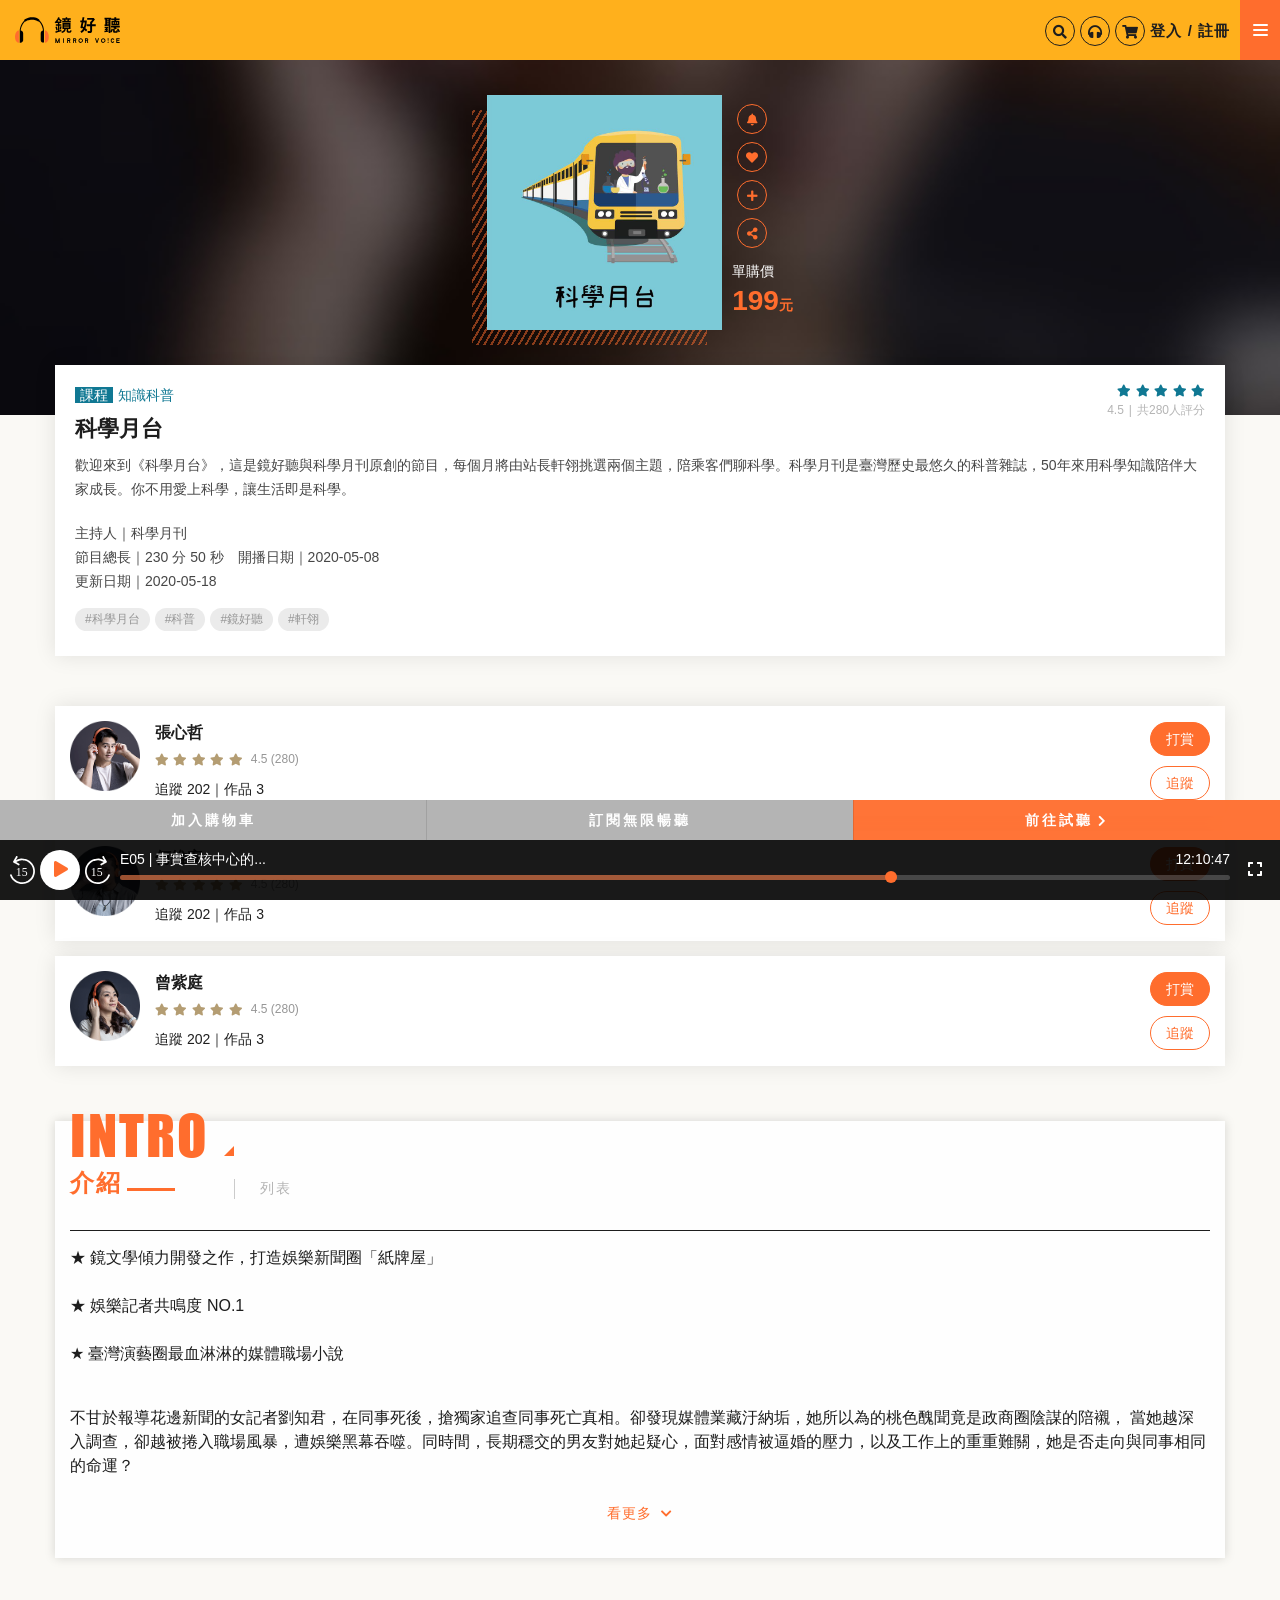
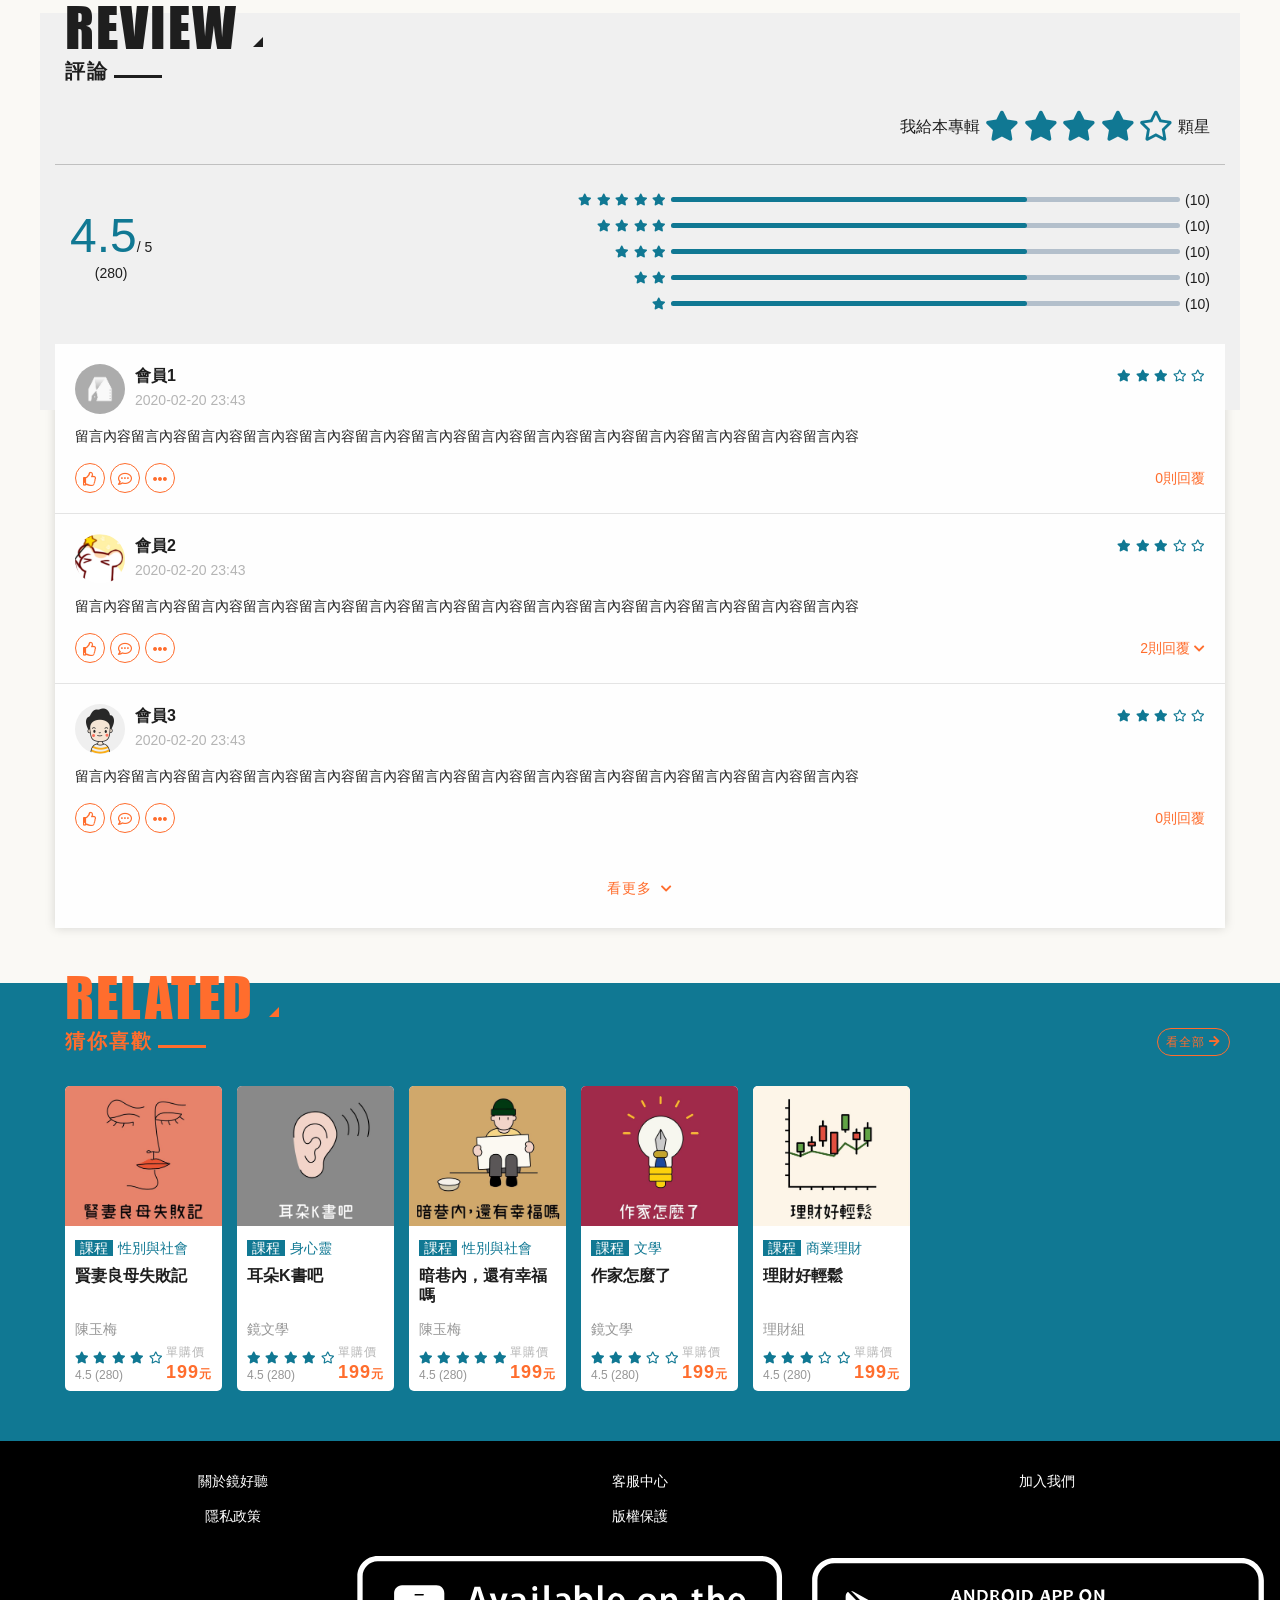
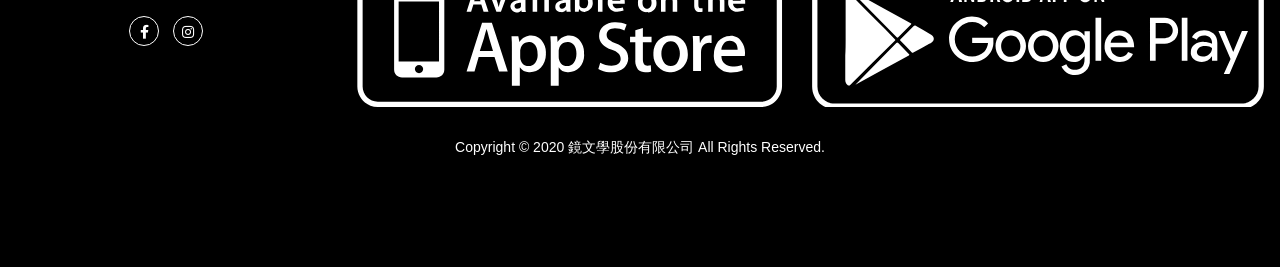
<file: album-course.html>
<!DOCTYPE html>
<html lang="">

<head>
    <meta charset="utf-8">
    <meta http-equiv="X-UA-Compatible" content="IE=edge">
    <meta name="viewport" content="width=device-width, initial-scale=1">

    <meta http-equiv="pragma" content="no-cache">
    <meta http-equiv="expires" content="0">
    <meta http-equiv="cache-control" content="no-cache">

    <title>鏡好聽</title>
    
    

    <!-- Bootstrap CSS -->
    <link rel="stylesheet" href="css/bootstrap.min.css">

    <!-- Swiper CSS -->
    <link rel="stylesheet" href="css/swiper-bundle.min.css">

    <!-- font awesome -->
    <link rel="stylesheet" href="css/font-awesome.min.css">
    <link rel="stylesheet" href="https://use.fontawesome.com/releases/v5.2.0/css/all.css" integrity="sha384-hWVjflwFxL6sNzntih27bfxkr27PmbbK/iSvJ+a4+0owXq79v+lsFkW54bOGbiDQ" crossorigin="anonymous">
    
    <!-- Header/Footer CSS -->
    

    <!-- Index CSS -->
    <link rel="stylesheet" href="css/style.css">



    <!--Google Ads-->


</head>

<body>

    <input type="checkbox" name="" id="main-switch">

    <header class="main">
        <div class="main-logo">
            <a href="index.html"><img src="img/logo-voice.svg"></a>
            <label class="hb">
                <span></span>
                <span></span>
                <span></span>
            </label>
        </div>
        <nav class="main-nav">
            <ul>
                <li><a href="#">聽節目</a></li>
                <li><a href="#">聽課程</a></li>
                <li><a href="#">聽書</a></li>
                <li><a href="#">聽主播</a></li>
                <li><a href="#">聽企劃</a></li>
                <li><a href="#">訂閱鏡好聽</a></li>
                <li><a href="#">APP下載</a></li>
                <li class="nav-icon">
                    <a class="icon facebook" href="#"><i class="fab fa-facebook-f"></i></a>
                    <a class="icon instagram" href="#"><i class="fab fa-instagram"></i></a>
                </li>
            </ul>
        </nav>
        <div class="main-icon">
            <a class="icon search" href="#"><i class="fas fa-search"></i></a>
            <a class="icon headphones" href="#"><i class="fas fa-headphones"></i></a>
            <a class="icon shopping" href="#"><i class="fas fa-shopping-cart"></i></a>
            <a class="login" href="#">登入 / 註冊</a>
        </div>
    </header>



    <main class="bg-y album-course">
        <section class="album-personal">
            <div class="container">
                <div class="album-img">
                    <div class="album-photo"><img src="img/img-book-17.jpg" alt=""></div>
                    <div class="album-icon">
                        <a class="icon" href="#"><i class="fas fa-bell"></i></a>
                        <a class="icon" href="#"><i class="fas fa-heart"></i></a>
                        <a class="icon" href="#"><i class="fas fa-plus"></i></a>
                        <a class="icon" href="#"><i class="fas fa-share-alt"></i></a>
                        <div class="price">
                            <p>單購價</p>
                            <p>199<span>元</span></p>
                        </div>
                    </div>
                </div>
            </div>
        </section>



        <section class="album-content">
            <div class="container">
                <div class="album-txt-box">
                    <div class="album-txt">
                        <div class="name">
                            <div class="tag">
                                <span>課程</span>知識科普
                            </div>
                            <h3>科學月台</h3>
                        </div>
                        <div class="star">
                            <div class="icon-star">
                                <i class="fas fa-star"></i>
                                <i class="fas fa-star"></i>
                                <i class="fas fa-star"></i>
                                <i class="fas fa-star"></i>
                                <i class="fas fa-star"></i>
                            </div>
                            <p>4.5<span>共280人評分</span></p>
                        </div>
                    </div>
                    <p class="album-intro">歡迎來到《科學月台》，這是鏡好聽與科學月刊原創的節目，每個月將由站長軒翎挑選兩個主題，陪乘客們聊科學。科學月刊是臺灣歷史最悠久的科普雜誌，50年來用科學知識陪伴大家成長。你不用愛上科學，讓生活即是科學。</p>
                    <p class="des">主持人｜科學月刊 <br>節目總長｜230 分 50 秒　開播日期｜2020-05-08<br>更新日期｜2020-05-18</p>
                    <div class="album-tag">
                        <div class="tag-item">#科學月台</div>
                        <div class="tag-item">#科普</div>
                        <div class="tag-item">#鏡好聽</div>
                        <div class="tag-item">#軒翎</div>
                    </div>
                </div>
            </div>
        </section>



        <!-- 主播 -->
        <section>
            <div class="container">
                <div class="anchor-box">
                    <div class="voice-item">
                        <div class="voice-img">
                            <a href="voice-personal.html"><img src="img/img-voice-01.png" alt=""></a>
                        </div>
                        <div class="voice-txt">
                            <h4><a href="voice-personal.html">張心哲</a></h4>
                            <div class="star">
                                <div class="icon-star">
                                    <i class="fas fa-star"></i>
                                    <i class="fas fa-star"></i>
                                    <i class="fas fa-star"></i>
                                    <i class="fas fa-star"></i>
                                    <i class="fas fa-star"></i>
                                </div>
                                <p>4.5 (280)</p>
                            </div>
                            <p>追蹤  202｜作品  3</p>
                        </div>
                        <div class="voice-btn">
                            <button type="button" class="btn btn-default btn-donate">打賞</button>
                            <button type="button" class="btn btn-default btn-track">追蹤</button>
                        </div>
                        
                    </div> 
                    <div class="voice-item">
                        <div class="voice-img">
                            <a href="voice-personal.html"><img src="img/img-voice-02.png" alt=""></a>
                        </div>
                        <div class="voice-txt">
                            <h4><a href="voice-personal.html">何維安</a></h4>
                            <div class="star">
                                <div class="icon-star">
                                    <i class="fas fa-star"></i>
                                    <i class="fas fa-star"></i>
                                    <i class="fas fa-star"></i>
                                    <i class="fas fa-star"></i>
                                    <i class="fas fa-star"></i>
                                </div>
                                <p>4.5 (280)</p>
                            </div>
                            <p>追蹤  202｜作品  3</p>
                        </div>
                        <div class="voice-btn">
                            <button type="button" class="btn btn-default btn-donate">打賞</button>
                            <button type="button" class="btn btn-default btn-track">追蹤</button>
                        </div>
                    </div> 
                    <div class="voice-item">
                        <div class="voice-img">
                            <a href="voice-personal.html"><img src="img/img-voice-03.png" alt=""></a>
                        </div>
                        <div class="voice-txt">
                            <h4><a href="voice-personal.html">曾紫庭</a></h4>
                            <div class="star">
                                <div class="icon-star">
                                    <i class="fas fa-star"></i>
                                    <i class="fas fa-star"></i>
                                    <i class="fas fa-star"></i>
                                    <i class="fas fa-star"></i>
                                    <i class="fas fa-star"></i>
                                </div>
                                <p>4.5 (280)</p>
                            </div>
                            <p>追蹤  202｜作品  3</p>
                        </div>
                        <div class="voice-btn">
                            <button type="button" class="btn btn-default btn-donate">打賞</button>
                            <button type="button" class="btn btn-default btn-track">追蹤</button>
                        </div>
                    </div> 
                </div>
            </div>
        </section>



        <!-- 介紹/列表 -->
        <section>
            <div class="container">
                <div class="list-box">
                    <ul class="nav nav-tabs">
                        <li class="active">
                            <a data-toggle="tab" href="#intro">
                                <div class="title">
                                    <div class="title-txt">
                                        <h2>INTRO</h2>
                                        <p>介紹</p>
                                    </div>
                                </div>
                            </a>
                        </li>
                        <li>
                            <a data-toggle="tab" href="#list">
                                <div class="title">
                                    <div class="title-txt">
                                        <h2>LIST</h2>
                                        <p>列表</p>
                                    </div>
                                </div>
                            </a>
                        </li>
                    </ul>
                    <div class="tab-content">
                        <div id="intro" class="tab-pane fade in active">
                            <p>
                                ★ 鏡文學傾力開發之作，打造娛樂新聞圈「紙牌屋」 <br><br>
                                ★ 娛樂記者共鳴度 NO.1<br><br>
                                ★ 臺灣演藝圈最血淋淋的媒體職場小說<br>
                            </p>
                            <p>不甘於報導花邊新聞的女記者劉知君，在同事死後，搶獨家追查同事死亡真相。卻發現媒體業藏汙納垢，她所以為的桃色醜聞竟是政商圈陰謀的陪襯， 當她越深入調查，卻越被捲入職場風暴，遭娛樂黑幕吞噬。同時間，長期穩交的男友對她起疑心，面對感情被逼婚的壓力，以及工作上的重重難關，她是否走向與同事相同的命運？</p>
                            <button type="button" class="btn-more">看更多 <i class="fas fa-chevron-down"></i></button>
                        </div>
                        <div id="list" class="tab-pane fade">
                            <div class="class">
                                <p class="active">最新</p><p>最舊</p>
                            </div>
                            <div class="list-voice-box">
                                <div class="list-voice-item">
                                    <h3><a href="single-course.html">科學月台 E01｜五秒載完整部高清好片...</a></h3>
                                    <div class="length">
                                        <p>23:43</p>
                                        <button type="button" class="icon-play" data-toggle="modal" data-target="#myModal"><i class="fas fa-play"></i></button>
                                    </div>
                                </div>
                                <div class="list-voice-item">
                                    <h3><a href="single-course.html">科學月台 E02｜比你還了解自己的身體...</a></h3>
                                    <div class="length">
                                        <p>23:43</p>
                                        <button type="button" class="icon-play" data-toggle="modal" data-target="#myModal"><i class="fas fa-play"></i></button>
                                    </div>
                                </div>
                                <div class="list-voice-item">
                                    <h3><a href="single-course.html">科學月台 E03｜看到蟑螂為何想放聲大叫...</a></h3>
                                    <div class="length">
                                        <p>23:43</p>
                                        <button type="button" class="icon-play" data-toggle="modal" data-target="#myModal"><i class="fas fa-play"></i></button>
                                    </div>
                                </div>
                                <div class="list-voice-item">
                                    <h3><a href="single-course.html">科學月台 E04｜老是夢到被鬼追而嚇醒？...</a></h3>
                                    <div class="length">
                                        <p>23:43</p>
                                        <button type="button" class="icon-play" data-toggle="modal" data-target="#myModal"><i class="fas fa-play"></i></button>
                                    </div>
                                </div>
                                <div class="list-voice-item">
                                    <h3><a href="single-course.html">科學月台 E05｜留下生命的感動—談標本製作...</a></h3>
                                    <div class="length">
                                        <p>23:43</p>
                                        <button type="button" class="icon-play" data-toggle="modal" data-target="#myModal"><i class="fas fa-play"></i></button>
                                    </div>
                                </div>
                            </div>
                            <button type="button" class="btn-more">看更多 <i class="fas fa-chevron-down"></i></button>
                        </div>
                    </div>
                </div>
            </div>
        </section> 



        <!-- 評論 -->
        <section>
            <div class="container">
                <div class="review-txt">
                    <div class="title">
                        <div class="title-txt">
                            <h2>REVIEW</h2>
                            <p>評論</p>
                        </div>
                    </div> 
                    <div class="star total-star">
                        <p>我給本專輯</p>
                        <div class="icon-star">
                            <i class="fas fa-star"></i>
                            <i class="fas fa-star"></i>
                            <i class="fas fa-star"></i>
                            <i class="fas fa-star"></i>
                            <i class="far fa-star"></i>
                        </div>
                        <p>顆星</p>
                    </div>
                    <div class="score">
                        <div class="fraction">
                            <p>4.5<span>/ 5</span></p>
                            <p>(280)</p>
                        </div>
                        <div class="star score-star"> 
                            <div class="score-star-item">
                                <div class="icon-star">
                                    <i class="fas fa-star"></i>
                                    <i class="fas fa-star"></i>
                                    <i class="fas fa-star"></i>
                                    <i class="fas fa-star"></i>
                                    <i class="fas fa-star"></i>
                                </div>
                                <button class="bar-icon">
                                    <span class="strip"></span>
                                    <span class="strip strip-active"></span>
                                </button> 
                                <span>(10)</span> 
                            </div>  
                            <div class="score-star-item">
                                <div class="icon-star">
                                    <i class="fas fa-star"></i>
                                    <i class="fas fa-star"></i>
                                    <i class="fas fa-star"></i>
                                    <i class="fas fa-star"></i>
                                </div>
                                <button class="bar-icon">
                                    <span class="strip"></span>
                                    <span class="strip strip-active"></span>
                                </button>  
                                <span>(10)</span> 
                            </div>  
                            <div class="score-star-item">
                                <div class="icon-star">
                                    <i class="fas fa-star"></i>
                                    <i class="fas fa-star"></i>
                                    <i class="fas fa-star"></i>
                                </div>
                                <button class="bar-icon">
                                    <span class="strip"></span>
                                    <span class="strip strip-active"></span>
                                </button>  
                                <span>(10)</span> 
                            </div>  
                            <div class="score-star-item">
                                <div class="icon-star">
                                    <i class="fas fa-star"></i>
                                    <i class="fas fa-star"></i>
                                </div>
                                <button class="bar-icon">
                                    <span class="strip"></span>
                                    <span class="strip strip-active"></span>
                                </button> 
                                <span>(10)</span>  
                            </div>  
                            <div class="score-star-item">
                                <div class="icon-star">
                                    <i class="fas fa-star"></i>
                                </div>
                                <button class="bar-icon">
                                    <span class="strip"></span>
                                    <span class="strip strip-active"></span>
                                </button> 
                                <span>(10)</span>  
                            </div> 
                        </div>
                    </div>
                </div>
                <div class="review-box">
                    <div class="message-item">
                        <div class="message-item-list">
                            <div class="list-name">
                                <div class="message-img">
                                    <img src="img/member-01.jpg" alt="">
                                </div>
                                <div class="message-title">
                                    <h4>會員1</h4>
                                    <p>2020-02-20 23:43</p>
                                </div>
                                <div class="star">
                                    <div class="icon-star">
                                        <i class="fas fa-star"></i>
                                        <i class="fas fa-star"></i>
                                        <i class="fas fa-star"></i>
                                        <i class="far fa-star"></i>
                                        <i class="far fa-star"></i>
                                    </div>
                                </div>
                            </div>
                            <div class="list-txt">
                                <p class="intro">留言內容留言內容留言內容留言內容留言內容留言內容留言內容留言內容留言內容留言內容留言內容留言內容留言內容留言內容</p>
                            </div>
                            <div class="list-btn">
                                <div class="message">
                                    <button type="button" class="icon"><i class="far fa-thumbs-up"></i></button>
                                    <button type="button" class="icon"><i class="far fa-comment-dots"></i></button>
                                    <div class="dropdown">
                                        <button class="icon dropdown-toggle" id="menu-message" type="button" data-toggle="dropdown"><i class="fas fa-ellipsis-h"></i></button>
                                        <ul class="dropdown-menu" role="menu" aria-labelledby="menu-message">
                                            <li role="presentation"><a role="menuitem" tabindex="-1" href="#">檢舉留言</a></li>
                                            <li role="presentation"><a role="menuitem" tabindex="-1" href="#">編輯留言</a></li>
                                            <li role="presentation"><a role="menuitem" tabindex="-1" href="#">刪除留言</a></li>
                                        </ul>
                                    </div>
                                </div>
                                <button type="button" class="reply">0則回覆</button>
                            </div>
                        </div>
                        <div class="message-item-list">
                            <div class="list-name">
                                <div class="message-img">
                                    <img src="img/member-02.jpg" alt="">
                                </div>
                                <div class="message-title">
                                    <h4>會員2</h4>
                                    <p>2020-02-20 23:43</p>
                                </div>
                                <div class="star">
                                    <div class="icon-star">
                                        <i class="fas fa-star"></i>
                                        <i class="fas fa-star"></i>
                                        <i class="fas fa-star"></i>
                                        <i class="far fa-star"></i>
                                        <i class="far fa-star"></i>
                                    </div>
                                </div>
                            </div>
                            <div class="list-txt">
                                <p class="intro">留言內容留言內容留言內容留言內容留言內容留言內容留言內容留言內容留言內容留言內容留言內容留言內容留言內容留言內容</p>
                            </div>
                            <div class="list-btn">
                                <div class="message">
                                    <button type="button" class="icon" href="#"><i class="far fa-thumbs-up"></i></button>
                                    <button type="button" class="icon" href="#"><i class="far fa-comment-dots"></i></button>
                                    <div class="dropdown">
                                        <button class="icon dropdown-toggle" id="menu-message" type="button" data-toggle="dropdown"><i class="fas fa-ellipsis-h"></i></button>
                                        <ul class="dropdown-menu" role="menu" aria-labelledby="menu-message">
                                            <li role="presentation"><a role="menuitem" tabindex="-1" href="#">檢舉留言</a></li>
                                            <li role="presentation"><a role="menuitem" tabindex="-1" href="#">編輯留言</a></li>
                                            <li role="presentation"><a role="menuitem" tabindex="-1" href="#">刪除留言</a></li>
                                        </ul>
                                    </div>
                                </div>
                                <button type="button" class="reply" data-toggle="collapse" data-target="#collapse-message">2則回覆 <i class="fas fa-chevron-down"></i></button>
                            </div>
                        </div>
                        <div id="collapse-message" class="collapse message-item-list message-item-member">
                            <div class="list-name">
                                <div class="message-img">
                                    <img src="img/img-voice-01.png" alt="">
                                </div>
                                <div class="message-title">
                                    <h4>張心哲</h4>
                                    <p>2020-02-20 23:43</p>
                                </div>
                            </div>
                            <div class="list-txt">
                                <p class="intro">留言內容留言內容留言內容留言內容留言內容留言內容留言內容留言內容留言內容留言內容留言內容留言內容留言內容留言內容</p>
                            </div>
                            <div class="list-btn">
                                <div class="message">
                                    <button type="button" class="icon" href="#"><i class="far fa-thumbs-up"></i></button>
                                    <button type="button" class="icon" href="#"><i class="far fa-comment-dots"></i></button>
                                    <div class="dropdown">
                                        <button class="icon dropdown-toggle" id="menu-message" type="button" data-toggle="dropdown"><i class="fas fa-ellipsis-h"></i></button>
                                        <ul class="dropdown-menu" role="menu" aria-labelledby="menu-message">
                                            <li role="presentation"><a role="menuitem" tabindex="-1" href="#">檢舉留言</a></li>
                                            <li role="presentation"><a role="menuitem" tabindex="-1" href="#">編輯留言</a></li>
                                            <li role="presentation"><a role="menuitem" tabindex="-1" href="#">刪除留言</a></li>
                                        </ul>
                                    </div>
                                </div>
                            </div>
                        </div>
                        <div class="message-item-list">
                            <div class="list-name">
                                <div class="message-img">
                                    <img src="img/member-03.jpg" alt="">
                                </div>
                                <div class="message-title">
                                    <h4>會員3</h4>
                                    <p>2020-02-20 23:43</p>
                                </div>
                                <div class="star">
                                    <div class="icon-star">
                                        <i class="fas fa-star"></i>
                                        <i class="fas fa-star"></i>
                                        <i class="fas fa-star"></i>
                                        <i class="far fa-star"></i>
                                        <i class="far fa-star"></i>
                                    </div>
                                </div>
                            </div>
                            <div class="list-txt">
                                <p class="intro">留言內容留言內容留言內容留言內容留言內容留言內容留言內容留言內容留言內容留言內容留言內容留言內容留言內容留言內容</p>
                            </div>
                            <div class="list-btn">
                                <div class="message">
                                    <button type="button" class="icon"><i class="far fa-thumbs-up"></i></button>
                                    <button type="button" class="icon"><i class="far fa-comment-dots"></i></button>
                                    <div class="dropdown">
                                        <button class="icon dropdown-toggle" id="menu-message" type="button" data-toggle="dropdown"><i class="fas fa-ellipsis-h"></i></button>
                                        <ul class="dropdown-menu" role="menu" aria-labelledby="menu-message">
                                            <li role="presentation"><a role="menuitem" tabindex="-1" href="#">檢舉留言</a></li>
                                            <li role="presentation"><a role="menuitem" tabindex="-1" href="#">編輯留言</a></li>
                                            <li role="presentation"><a role="menuitem" tabindex="-1" href="#">刪除留言</a></li>
                                        </ul>
                                    </div>
                                </div>
                                <button type="button" class="reply">0則回覆</button>
                            </div>
                        </div>
                    </div>
                    <button type="button" class="btn-more">看更多 <i class="fas fa-chevron-down"></i></button>
                </div>
            </div>
        </section> 



        <!-- 猜你喜歡 -->
        <section class="dolike">
            <div class="container">
                <div class="title">
                    <div class="title-txt">
                        <h2>RELATED</h2>
                        <p>猜你喜歡</p>
                    </div>
                    <div class="title-btn">
                        <a class="btn-more-oblong" href="#">看全部 <i class="fas fa-arrow-right"></i></a>
                    </div>
                </div>
                <div class="book-box">
                    <!-- Swiper -->
                    <div class="swiper-container">
                        <div class="swiper-wrapper">
                            <div class="swiper-slide">
                                <a class="book-item" href="single-course.html">
                                    <div class="book-img">
                                        <img src="img/img-book-12.jpg" alt="">
                                    </div>
                                    <div class="book-txt">
                                        <div class="book-title">
                                            <div class="tag">
                                                <span>課程</span>性別與社會
                                            </div>
                                            <h3>賢妻良母失敗記</h3>
                                            <p>陳玉梅</p>
                                        </div>

                                        <div class="book-price">
                                            <div class="star">
                                                <div class="icon-star">
                                                    <i class="fas fa-star"></i>
                                                    <i class="fas fa-star"></i>
                                                    <i class="fas fa-star"></i>
                                                    <i class="fas fa-star"></i>
                                                    <i class="far fa-star"></i>
                                                </div>
                                                <p>4.5 (280)</p>
                                            </div>
                                            <div class="price">
                                                <p>單購價</p>
                                                <p>199<span>元</span></p>
                                            </div>
                                        </div>
                                    </div>
                                </a>
                            </div>
                            <div class="swiper-slide">
                                <a class="book-item" href="single-course.html">
                                    <div class="book-img">
                                        <img src="img/img-book-13.jpg" alt="">
                                    </div>
                                    <div class="book-txt">
                                        <div class="book-title">
                                            <div class="tag">
                                                <span>課程</span>身心靈
                                            </div>
                                            <h3>耳朵K書吧</h3>
                                            <p>鏡文學</p>
                                        </div>

                                        <div class="book-price">
                                            <div class="star">
                                                <div class="icon-star">
                                                    <i class="fas fa-star"></i>
                                                    <i class="fas fa-star"></i>
                                                    <i class="fas fa-star"></i>
                                                    <i class="fas fa-star"></i>
                                                    <i class="far fa-star"></i>
                                                </div>
                                                <p>4.5 (280)</p>
                                            </div>
                                            <div class="price">
                                                <p>單購價</p>
                                                <p>199<span>元</span></p>
                                            </div>
                                        </div>
                                    </div>
                                </a>
                            </div>
                            <div class="swiper-slide">
                                <a class="book-item" href="single-course.html">
                                    <div class="book-img">
                                        <img src="img/img-book-14.jpg" alt="">
                                    </div>
                                    <div class="book-txt">
                                        <div class="book-title">
                                            <div class="tag">
                                                <span>課程</span>性別與社會
                                            </div>
                                            <h3>暗巷內，還有幸福嗎</h3>
                                            <p>陳玉梅</p>
                                        </div>

                                        <div class="book-price">
                                            <div class="star">
                                                <div class="icon-star">
                                                    <i class="fas fa-star"></i>
                                                    <i class="fas fa-star"></i>
                                                    <i class="fas fa-star"></i>
                                                    <i class="fas fa-star"></i>
                                                    <i class="fas fa-star"></i>
                                                </div>
                                                <p>4.5 (280)</p>
                                            </div>
                                            <div class="price">
                                                <p>單購價</p>
                                                <p>199<span>元</span></p>
                                            </div>
                                        </div>
                                    </div>
                                </a>
                            </div>
                            <div class="swiper-slide">
                                <a class="book-item" href="single-course.html">
                                    <div class="book-img">
                                        <img src="img/img-book-15.jpg" alt="">
                                    </div>
                                    <div class="book-txt">
                                        <div class="book-title">
                                            <div class="tag">
                                                <span>課程</span>文學
                                            </div>
                                            <h3>作家怎麼了</h3>
                                            <p>鏡文學</p>
                                        </div>

                                        <div class="book-price">
                                            <div class="star">
                                                <div class="icon-star">
                                                    <i class="fas fa-star"></i>
                                                    <i class="fas fa-star"></i>
                                                    <i class="fas fa-star"></i>
                                                    <i class="far fa-star"></i>
                                                    <i class="far fa-star"></i>
                                                </div>
                                                <p>4.5 (280)</p>
                                            </div>
                                            <div class="price">
                                                <p>單購價</p>
                                                <p>199<span>元</span></p>
                                            </div>
                                        </div>
                                    </div>
                                </a>
                            </div>
                            <div class="swiper-slide">
                                <a class="book-item" href="single-course.html">
                                    <div class="book-img">
                                        <img src="img/img-book-16.jpg" alt="">
                                    </div>
                                    <div class="book-txt">
                                        <div class="book-title">
                                            <div class="tag">
                                                <span>課程</span>商業理財
                                            </div>
                                            <h3>理財好輕鬆</h3>
                                            <p>理財組</p>
                                        </div>

                                        <div class="book-price">
                                            <div class="star">
                                                <div class="icon-star">
                                                    <i class="fas fa-star"></i>
                                                    <i class="fas fa-star"></i>
                                                    <i class="fas fa-star"></i>
                                                    <i class="far fa-star"></i>
                                                    <i class="far fa-star"></i>
                                                </div>
                                                <p>4.5 (280)</p>
                                            </div>
                                            <div class="price">
                                                <p>單購價</p>
                                                <p>199<span>元</span></p>
                                            </div>
                                        </div>
                                    </div>
                                </a>
                            </div>
                        </div>
                    </div>
                </div>
            </div>
        </section> 
    </main>



    <div class="btn-group-bottom">
        <a href="#" class="btn-more btn-gray">加入購物車</a>
        <a href="#" class="btn-more btn-gray">訂閱無限暢聽</a>
        <a href="#" class="btn-more">前往試聽<i class="fas fa-chevron-right"></i></a>
    </div>
    


    <div class="player">
        <div class="player-icon">
            <button class="icon-backward"><img src="img/icon/backward-15.svg"></button>  
            <button class="icon-play"><p><i class="fas fa-play"></i></p></button>  
            <button class="icon-forward"><img src="img/icon/forward-15.svg"></button>   
        </div>
        <div class="player-bar">
            <div class="bar-txt">
                <p>E05 | 事實查核中心的...</p>
                <p class="time">12:10:47</p>  
            </div>
            <button class="bar-icon">
                <span class="strip"></span> 
                <span class="strip strip-active"></span>
            </button>
        </div>
        <button type="button" class="icon-expand" data-toggle="modal" data-target="#myModal"><i class="fas fa-expand"></i></button>
    </div>

    <!-- Modal -->
    <div class="modal fade modal-player" id="myModal" role="dialog">
        <div class="modal-dialog">
        
            <!-- Modal content-->
            <div class="modal-content">
                <div class="modal-header">
                    <div class="dropdown">
                        <button class="icon icon-list dropdown-toggle" id="menu-message" type="button" data-toggle="dropdown"><i class="fas fa-list-ul"></i></button>
                        <ul class="dropdown-menu" role="menu" aria-labelledby="menu-message">
                            <li role="presentation"><a role="menuitem" tabindex="-1" href="#">E01｜正宮是小三？ 資深娛樂記者說小豬情史資深娛樂記者說小豬情史...</a></li>
                            <li role="presentation"><a class="active" role="menuitem" tabindex="-1" href="#">E02｜正宮是小三？ 資深娛樂記者說小豬情史...</a></li>
                            <li role="presentation"><a role="menuitem" tabindex="-1" href="#">E03｜正宮是小三？ 資深娛樂記者說小豬情史...</a></li>
                            <li role="presentation"><a role="menuitem" tabindex="-1" href="#">E04｜正宮是小三？ 資深娛樂記者說小豬情史...</a></li>
                            <li role="presentation"><a role="menuitem" tabindex="-1" href="#">E05｜正宮是小三？ 資深娛樂記者說小豬情史...</a></li>
                        </ul>
                    </div>
                    <button type="button" data-dismiss="modal"><i class="fas fa-compress"></i></button>
                </div>
                <div class="modal-body">
                    <div class="player-o-img">
                        <div class="box-img"><img src="img/img-course.jpg"></div>
                        <div class="box-icon">
                            <button class="icon"><i class="fas fa-heart"></i></button>
                            <button class="icon"><i class="fas fa-plus"></i></button>
                            <button class="icon"><i class="fas fa-share-alt"></i></button>
                        </div>
                    </div>
                    <div class="player-o-txt">
                        <h3>E05｜事實查核中心的前世今生？　一場提升媒體素養的公民運動—專訪優秀新聞發展協會理事長胡元輝</h3>
                        <p>主播 | 主播名字</p>
                    </div>
                </div>
                <div class="modal-footer">
                    <div class="player-o-bar">
                        <div class="bar-length">
                            <div class="dropdown">
                                <button class="length dropdown-toggle" id="menu-message" type="button" data-toggle="dropdown">x 1.25</button>
                                <ul class="dropdown-menu" role="menu" aria-labelledby="menu-message">
                                    <li role="presentation"><a role="menuitem" tabindex="-1" href="#">2.0</a></li>
                                    <li role="presentation"><a role="menuitem" tabindex="-1" href="#">1.5</a></li>
                                    <li role="presentation"><a class="active" role="menuitem" tabindex="-1" href="#">1.25</a></li>
                                    <li role="presentation"><a role="menuitem" tabindex="-1" href="#">1.0</a></li>
                                    <li role="presentation"><a role="menuitem" tabindex="-1" href="#">0.75</a></li>
                                    <li role="presentation"><a role="menuitem" tabindex="-1" href="#">0.5</a></li>
                                </ul>
                            </div>
                            <button class="time"type="button" data-toggle="dropdown">12:10 / 29:47</button>
                        </div>
                        <button class="bar-icon">
                            <span class="strip"></span>
                            <span class="strip strip-active"></span>
                        </button>
                    </div>
                    <div class="player-o-btn">
                        <button class="icon-repeat"><img src="img/icon/repeat.svg"></button>
                        <div class="player-icon">
                            <button class="icon-backward"><img src="img/icon/backward-15.svg"></button>  
                            <button class="icon-play"><p><i class="fas fa-play"></i></p></button>  
                            <button class="icon-forward"><img src="img/icon/forward-15.svg"></button>   
                        </div>
                        <button><i class="fas fa-moon"></i></button>
                    </div>
                </div>
            </div>
          
        </div>
    </div>



    <footer class="footer footer-bottom">
        <ul class="footer-list">
            <li><a href="#">關於鏡好聽</a></li>
            <li><a href="#">客服中心</a></li>
            <li><a href="#">加入我們</a></li>
            <li><a href="#">隱私政策　</a></li>
            <li><a href="#">版權保護</a></li>
        </ul>
        <div class="footer-icon">
            <div class="item-icon">
                <a class="icon icon-facebook" href="#"><i class="fab fa-facebook-f"></i></a>
                <a class="icon icon-instagram" href="#"><i class="fab fa-instagram"></i></a>
            </div>

            <div class="item-app">
                <a class="app" href="#"><img src="img/appstore.svg"></a>
                <a class="app" href="#"><img src="img/googleplay.svg"></a>
            </div>  
        </div>
        <p class="copyright">Copyright © 2020 鏡文學股份有限公司 All Rights Reserved. </p>
    </footer>



    <label for="main-switch" class="hb-bg"></label>





    <!-- Bootstrap JS -->
    <script src="js/jquery.js"></script>
    <script src="js/bootstrap.min.js"></script>


    <!-- Swiper JS -->
    <script src="js/swiper-bundle.min.js"></script>
    <script>
        var swiper = new Swiper('.kv-swiper-container', {
          cssMode: true,
          navigation: {
            nextEl: '.swiper-button-next',
            prevEl: '.swiper-button-prev',
          },
          pagination: {
            el: '.kv-swiper-pagination',
            clickable: true,
          },
          mousewheel: true,
          keyboard: true,
        });
    </script>

    <script>
        var swiper = new Swiper('.swiper-container', {
          slidesPerView: 'auto',
          spaceBetween: 15,
          pagination: {
            el: '.swiper-pagination',
            clickable: true,
          },
        });
    </script>



    <script>
        // First we get the viewport height and we multiple it by 1% to get a value for a vh unit
        let vh = window.innerHeight * 0.01;
        // Then we set the value in the --vh custom property to the root of the document
        document.documentElement.style.setProperty('--vh', `${vh}px`);
    </script>

</body>


</html>
</file>
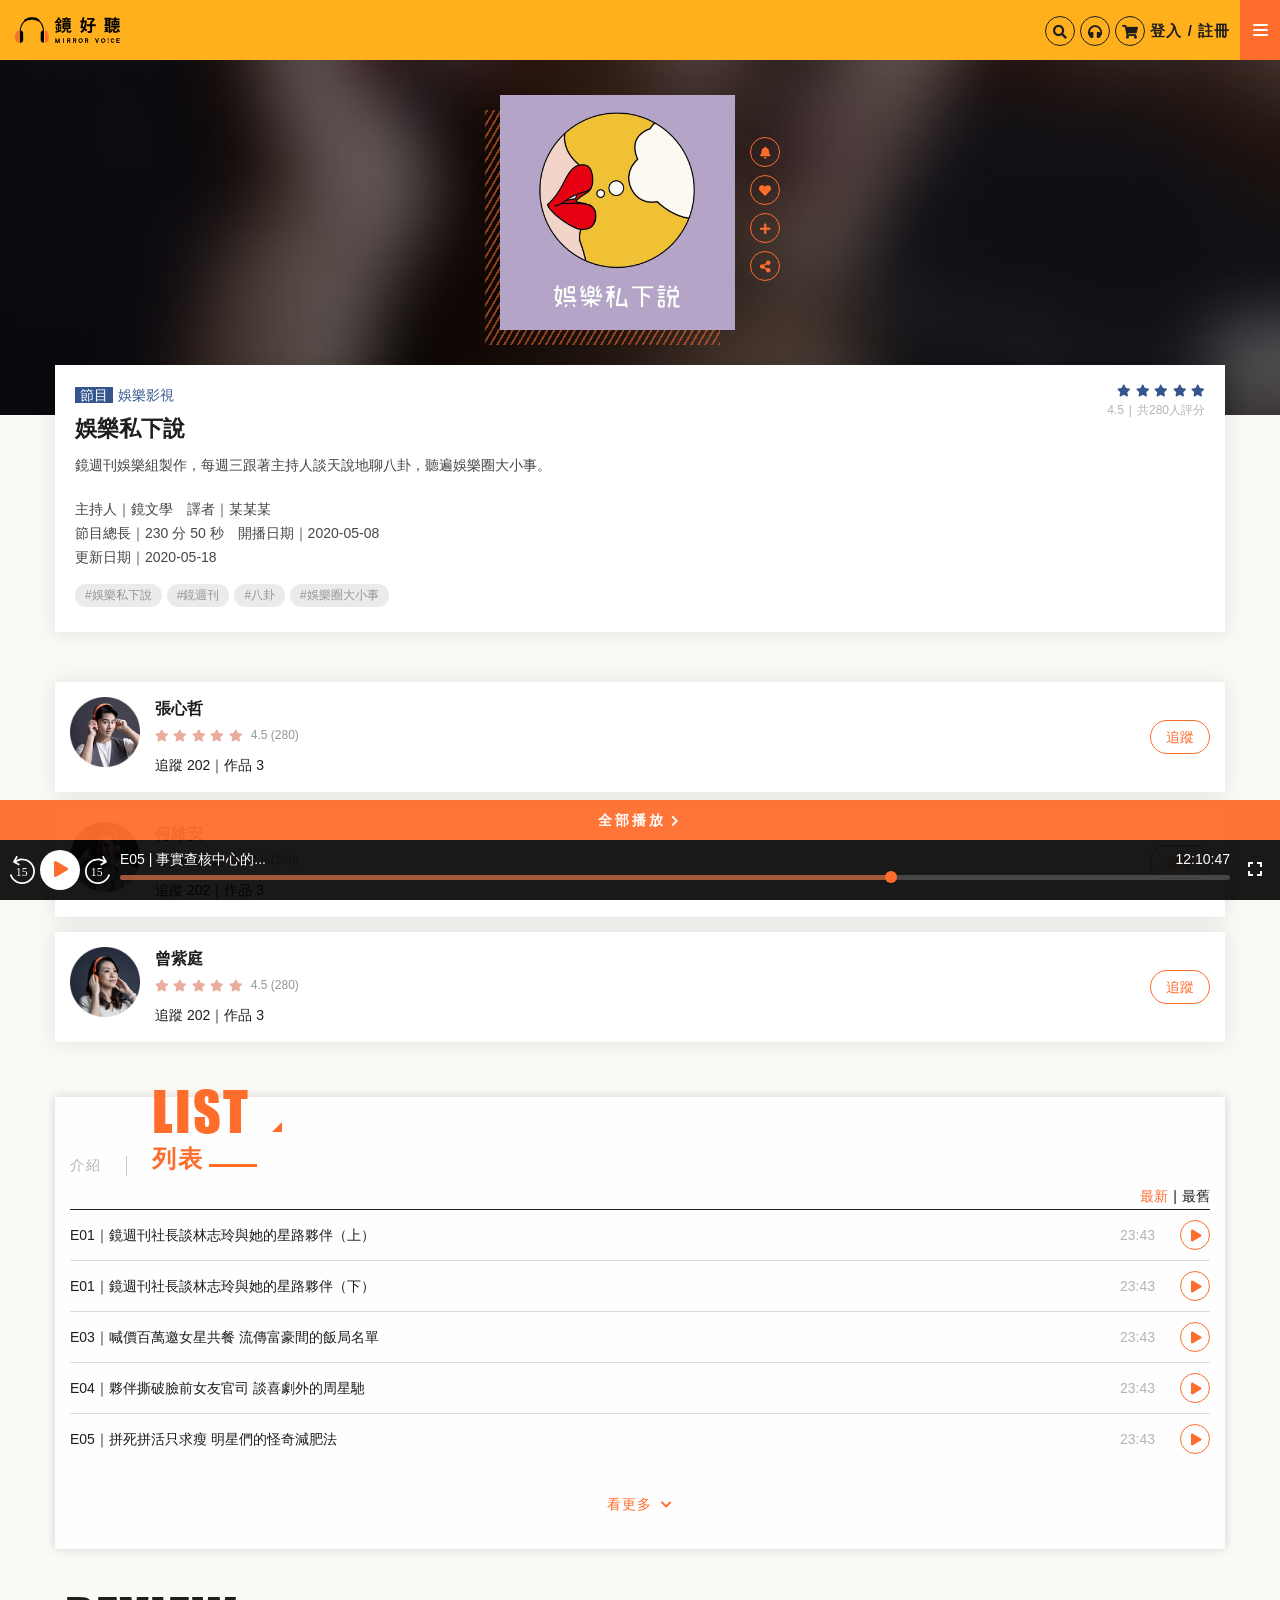
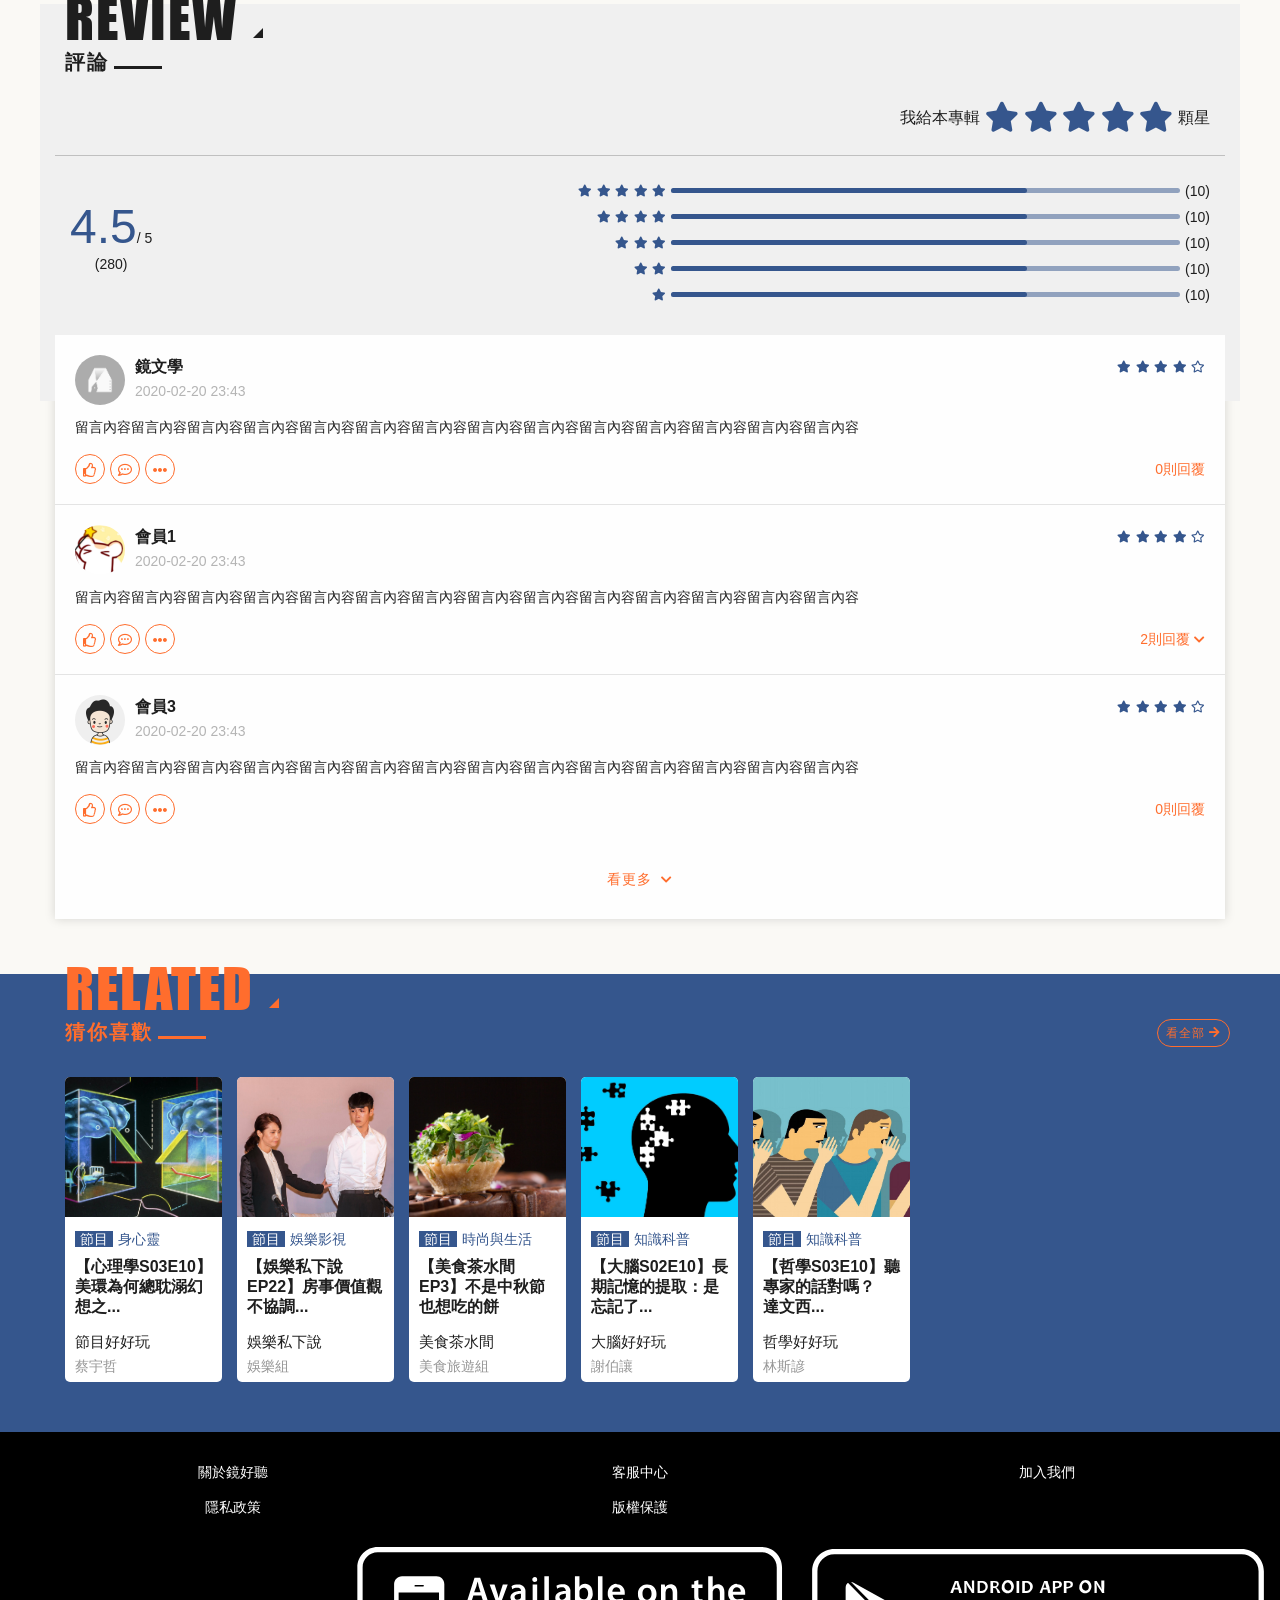
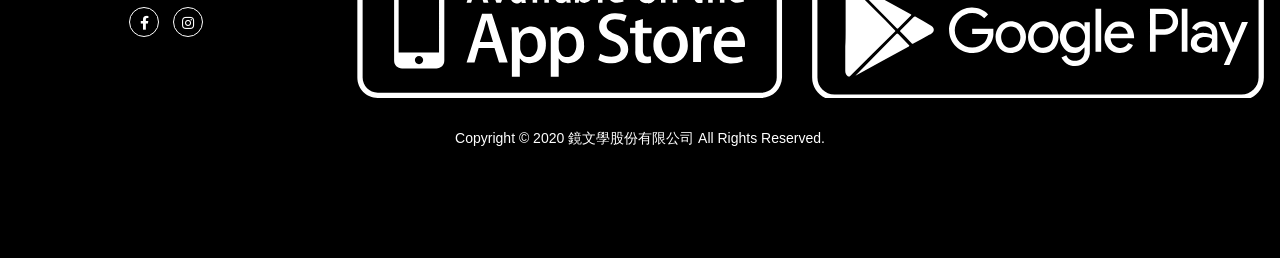
<file: album-podcast.html>
<!DOCTYPE html>
<html lang="">

<head>
    <meta charset="utf-8">
    <meta http-equiv="X-UA-Compatible" content="IE=edge">
    <meta name="viewport" content="width=device-width, initial-scale=1">

    <meta http-equiv="pragma" content="no-cache">
    <meta http-equiv="expires" content="0">
    <meta http-equiv="cache-control" content="no-cache">

    <title>鏡好聽</title>
    
    

    <!-- Bootstrap CSS -->
    <link rel="stylesheet" href="css/bootstrap.min.css">

    <!-- Swiper CSS -->
    <link rel="stylesheet" href="css/swiper-bundle.min.css">

    <!-- font awesome -->
    <link rel="stylesheet" href="css/font-awesome.min.css">
    <link rel="stylesheet" href="https://use.fontawesome.com/releases/v5.2.0/css/all.css" integrity="sha384-hWVjflwFxL6sNzntih27bfxkr27PmbbK/iSvJ+a4+0owXq79v+lsFkW54bOGbiDQ" crossorigin="anonymous">
    
    <!-- Header/Footer CSS -->
    

    <!-- Index CSS -->
    <link rel="stylesheet" href="css/style.css">



    <!--Google Ads-->


</head>

<body>

    <input type="checkbox" name="" id="main-switch">

    <header class="main">
        <div class="main-logo">
            <a href="index.html"><img src="img/logo-voice.svg"></a>
            <label class="hb">
                <span></span>
                <span></span>
                <span></span>
            </label>
        </div>
        <nav class="main-nav">
            <ul>
                <li><a href="#">聽節目</a></li>
                <li><a href="#">聽課程</a></li>
                <li><a href="#">聽書</a></li>
                <li><a href="#">聽主播</a></li>
                <li><a href="#">聽企劃</a></li>
                <li><a href="#">訂閱鏡好聽</a></li>
                <li><a href="#">APP下載</a></li>
                <li class="nav-icon">
                    <a class="icon facebook" href="#"><i class="fab fa-facebook-f"></i></a>
                    <a class="icon instagram" href="#"><i class="fab fa-instagram"></i></a>
                </li>
            </ul>
        </nav>
        <div class="main-icon">
            <a class="icon search" href="#"><i class="fas fa-search"></i></a>
            <a class="icon headphones" href="#"><i class="fas fa-headphones"></i></a>
            <a class="icon shopping" href="#"><i class="fas fa-shopping-cart"></i></a>
            <a class="login" href="#">登入 / 註冊</a>
        </div>
    </header>



    <main class="bg-y album-podcast">
        <section class="album-personal">
            <div class="container">
                <div class="album-img">
                    <div class="album-photo"><img src="img/img-album-podcast.jpg" alt=""></div>
                    <div class="album-icon">
                        <a class="icon" href="#"><i class="fas fa-bell"></i></a>
                        <a class="icon" href="#"><i class="fas fa-heart"></i></a>
                        <a class="icon" href="#"><i class="fas fa-plus"></i></a>
                        <a class="icon" href="#"><i class="fas fa-share-alt"></i></a>
                    </div>
                </div>
            </div>
        </section>



        <section class="album-content">
            <div class="container">
                <div class="album-txt-box">
                    <div class="album-txt">
                        <div class="name">
                            <div class="tag">
                                <span>節目</span>娛樂影視
                            </div>
                            <h3>娛樂私下說</h3>
                        </div>
                        <div class="star">
                            <div class="icon-star">
                                <i class="fas fa-star"></i>
                                <i class="fas fa-star"></i>
                                <i class="fas fa-star"></i>
                                <i class="fas fa-star"></i>
                                <i class="fas fa-star"></i>
                            </div>
                            <p>4.5<span>共280人評分</span></p>
                        </div>
                    </div>
                    <p class="album-intro">鏡週刊娛樂組製作，每週三跟著主持人談天說地聊八卦，聽遍娛樂圈大小事。</p>
                    <p class="des">主持人｜鏡文學　譯者｜某某某<br>節目總長｜230 分 50 秒　開播日期｜2020-05-08<br>更新日期｜2020-05-18</p>
                    <div class="album-tag">
                        <div class="tag-item">#娛樂私下說</div>
                        <div class="tag-item">#鏡週刊</div>
                        <div class="tag-item">#八卦</div>
                        <div class="tag-item">#娛樂圈大小事</div>
                    </div>
                </div>
            </div>
        </section>



        <!-- 主播 -->
        <section>
            <div class="container">
                <div class="anchor-box">
                    <div class="voice-item">
                        <div class="voice-img">
                            <a href="voice-personal.html"><img src="img/img-voice-01.png" alt=""></a>
                        </div>
                        <div class="voice-txt">
                            <h4><a href="voice-personal.html">張心哲</a></h4>
                            <div class="star">
                                <div class="icon-star">
                                    <i class="fas fa-star"></i>
                                    <i class="fas fa-star"></i>
                                    <i class="fas fa-star"></i>
                                    <i class="fas fa-star"></i>
                                    <i class="fas fa-star"></i>
                                </div>
                                <p>4.5 (280)</p>
                            </div>
                            <p>追蹤  202｜作品  3</p>
                        </div>
                        <button type="button" class="btn btn-default btn-track">追蹤</button>
                    </div> 
                    <div class="voice-item">
                        <div class="voice-img">
                            <a href="voice-personal.html"><img src="img/img-voice-02.png" alt=""></a>
                        </div>
                        <div class="voice-txt">
                            <h4><a href="voice-personal.html">何維安</a></h4>
                            <div class="star">
                                <div class="icon-star">
                                    <i class="fas fa-star"></i>
                                    <i class="fas fa-star"></i>
                                    <i class="fas fa-star"></i>
                                    <i class="fas fa-star"></i>
                                    <i class="fas fa-star"></i>
                                </div>
                                <p>4.5 (280)</p>
                            </div>
                            <p>追蹤  202｜作品  3</p>
                        </div>
                        <button type="button" class="btn btn-default btn-track">追蹤</button>
                    </div> 
                    <div class="voice-item">
                        <div class="voice-img">
                            <a href="voice-personal.html"><img src="img/img-voice-03.png" alt=""></a>
                        </div>
                        <div class="voice-txt">
                            <h4><a href="voice-personal.html">曾紫庭</a></h4>
                            <div class="star">
                                <div class="icon-star">
                                    <i class="fas fa-star"></i>
                                    <i class="fas fa-star"></i>
                                    <i class="fas fa-star"></i>
                                    <i class="fas fa-star"></i>
                                    <i class="fas fa-star"></i>
                                </div>
                                <p>4.5 (280)</p>
                            </div>
                            <p>追蹤  202｜作品  3</p>
                        </div>
                        <button type="button" class="btn btn-default btn-track">追蹤</button>
                    </div> 
                </div>
            </div>
        </section>



        <!-- 介紹/列表 -->
        <section>
            <div class="container">
                <div class="list-box">
                    <ul class="nav nav-tabs">
                        <li>
                            <a data-toggle="tab" href="#intro">
                                <div class="title">
                                    <div class="title-txt">
                                        <h2>INTRO</h2>
                                        <p>介紹</p>
                                    </div>
                                </div>
                            </a>
                        </li>
                        <li class="active">
                            <a data-toggle="tab" href="#list">
                                <div class="title">
                                    <div class="title-txt">
                                        <h2>LIST</h2>
                                        <p>列表</p>
                                    </div>
                                </div>
                            </a>
                        </li>
                    </ul>
                    <div class="tab-content">
                        <div id="intro" class="tab-pane fade">
                            <p>
                                ★ 鏡文學傾力開發之作，打造娛樂新聞圈「紙牌屋」 <br><br>
                                ★ 娛樂記者共鳴度 NO.1<br><br>
                                ★ 臺灣演藝圈最血淋淋的媒體職場小說<br>
                            </p>
                            <p>不甘於報導花邊新聞的女記者劉知君，在同事死後，搶獨家追查同事死亡真相。卻發現媒體業藏汙納垢，她所以為的桃色醜聞竟是政商圈陰謀的陪襯， 當她越深入調查，卻越被捲入職場風暴，遭娛樂黑幕吞噬。同時間，長期穩交的男友對她起疑心，面對感情被逼婚的壓力，以及工作上的重重難關，她是否走向與同事相同的命運？</p>
                            <button type="button" class="btn-more">看更多 <i class="fas fa-chevron-down"></i></button>
                        </div>
                        <div id="list" class="tab-pane fade in active">
                            <div class="class">
                                <p class="active">最新</p><p>最舊</p>
                            </div>
                            <div class="list-voice-box">
                                <div class="list-voice-item">
                                    <h3><a href="single-podcast.html">E01｜鏡週刊社長談林志玲與她的星路夥伴（上）</a></h3>
                                    <div class="length">
                                        <p>23:43</p>
                                        <button type="button" class="icon-play" data-toggle="modal" data-target="#myModal"><i class="fas fa-play"></i></button>
                                    </div>
                                </div>
                                <div class="list-voice-item">
                                    <h3><a href="single-podcast.html">E01｜鏡週刊社長談林志玲與她的星路夥伴（下）</a></h3>
                                    <div class="length">
                                        <p>23:43</p>
                                        <button type="button" class="icon-play" data-toggle="modal" data-target="#myModal"><i class="fas fa-play"></i></button>
                                    </div>
                                </div>
                                <div class="list-voice-item">
                                    <h3><a href="single-podcast.html">E03｜喊價百萬邀女星共餐 流傳富豪間的飯局名單</a></h3>
                                    <div class="length">
                                        <p>23:43</p>
                                        <button type="button" class="icon-play" data-toggle="modal" data-target="#myModal"><i class="fas fa-play"></i></button>
                                    </div>
                                </div>
                                <div class="list-voice-item">
                                    <h3><a href="single-podcast.html">E04｜夥伴撕破臉前女友官司 談喜劇外的周星馳</a></h3>
                                    <div class="length">
                                        <p>23:43</p>
                                        <button type="button" class="icon-play" data-toggle="modal" data-target="#myModal"><i class="fas fa-play"></i></button>
                                    </div>
                                </div>
                                <div class="list-voice-item">
                                    <h3><a href="single-podcast.html">E05｜拼死拼活只求瘦 明星們的怪奇減肥法</a></h3>
                                    <div class="length">
                                        <p>23:43</p>
                                        <button type="button" class="icon-play" data-toggle="modal" data-target="#myModal"><i class="fas fa-play"></i></button>
                                    </div>
                                </div>
                            </div>
                            <button type="button" class="btn-more" href="single-podcast.html">看更多 <i class="fas fa-chevron-down"></i></button>
                        </div>
                    </div>
                </div>
            </div>
        </section> 



        <!-- 評論 -->
        <section>
            <div class="container">
                <div class="review-txt">
                    <div class="title">
                        <div class="title-txt">
                            <h2>REVIEW</h2>
                            <p>評論</p>
                        </div>
                    </div> 
                    <div class="star total-star">
                        <p>我給本專輯</p>
                        <div class="icon-star">
                            <i class="fas fa-star"></i>
                            <i class="fas fa-star"></i>
                            <i class="fas fa-star"></i>
                            <i class="fas fa-star"></i>
                            <i class="fas fa-star"></i>
                        </div>
                        <p>顆星</p>
                    </div>
                    <div class="score">
                        <div class="fraction">
                            <p>4.5<span>/ 5</span></p>
                            <p>(280)</p>
                        </div>
                        <div class="star score-star"> 
                            <div class="score-star-item">
                                <div class="icon-star">
                                    <i class="fas fa-star"></i>
                                    <i class="fas fa-star"></i>
                                    <i class="fas fa-star"></i>
                                    <i class="fas fa-star"></i>
                                    <i class="fas fa-star"></i>
                                </div>
                                <button class="bar-icon">
                                    <span class="strip"></span>
                                    <span class="strip strip-active"></span>
                                </button> 
                                <span>(10)</span> 
                            </div>  
                            <div class="score-star-item">
                                <div class="icon-star">
                                    <i class="fas fa-star"></i>
                                    <i class="fas fa-star"></i>
                                    <i class="fas fa-star"></i>
                                    <i class="fas fa-star"></i>
                                </div>
                                <button class="bar-icon">
                                    <span class="strip"></span>
                                    <span class="strip strip-active"></span>
                                </button>  
                                <span>(10)</span> 
                            </div>  
                            <div class="score-star-item">
                                <div class="icon-star">
                                    <i class="fas fa-star"></i>
                                    <i class="fas fa-star"></i>
                                    <i class="fas fa-star"></i>
                                </div>
                                <button class="bar-icon">
                                    <span class="strip"></span>
                                    <span class="strip strip-active"></span>
                                </button>  
                                <span>(10)</span> 
                            </div>  
                            <div class="score-star-item">
                                <div class="icon-star">
                                    <i class="fas fa-star"></i>
                                    <i class="fas fa-star"></i>
                                </div>
                                <button class="bar-icon">
                                    <span class="strip"></span>
                                    <span class="strip strip-active"></span>
                                </button> 
                                <span>(10)</span>  
                            </div>  
                            <div class="score-star-item">
                                <div class="icon-star">
                                    <i class="fas fa-star"></i>
                                </div>
                                <button class="bar-icon">
                                    <span class="strip"></span>
                                    <span class="strip strip-active"></span>
                                </button> 
                                <span>(10)</span>  
                            </div> 
                        </div>
                    </div>
                </div>
                <div class="review-box">
                    <div class="message-item">
                        <div class="message-item-list">
                            <div class="list-name">
                                <div class="message-img">
                                    <img src="img/member-01.jpg" alt="">
                                </div>
                                <div class="message-title">
                                    <h4>鏡文學</h4>
                                    <p>2020-02-20 23:43</p>
                                </div>
                                <div class="star">
                                    <div class="icon-star">
                                        <i class="fas fa-star"></i>
                                        <i class="fas fa-star"></i>
                                        <i class="fas fa-star"></i>
                                        <i class="fas fa-star"></i>
                                        <i class="far fa-star"></i>
                                    </div>
                                </div>
                            </div>
                            <div class="list-txt">
                                <p class="intro">留言內容留言內容留言內容留言內容留言內容留言內容留言內容留言內容留言內容留言內容留言內容留言內容留言內容留言內容</p>
                            </div>
                            <div class="list-btn">
                                <div class="message">
                                    <button type="button" class="icon"><i class="far fa-thumbs-up"></i></button>
                                    <button type="button" class="icon"><i class="far fa-comment-dots"></i></button>
                                    <div class="dropdown">
                                        <button class="icon dropdown-toggle" id="menu-message" type="button" data-toggle="dropdown"><i class="fas fa-ellipsis-h"></i></button>
                                        <ul class="dropdown-menu" role="menu" aria-labelledby="menu-message">
                                            <li role="presentation"><a role="menuitem" tabindex="-1" href="#">檢舉留言</a></li>
                                            <li role="presentation"><a role="menuitem" tabindex="-1" href="#">編輯留言</a></li>
                                            <li role="presentation"><a role="menuitem" tabindex="-1" href="#">刪除留言</a></li>
                                        </ul>
                                    </div>
                                </div>
                                <button type="button" class="reply">0則回覆</button>
                            </div>
                        </div>
                        <div class="message-item-list">
                            <div class="list-name">
                                <div class="message-img">
                                    <img src="img/member-02.jpg" alt="">
                                </div>
                                <div class="message-title">
                                    <h4>會員1</h4>
                                    <p>2020-02-20 23:43</p>
                                </div>
                                <div class="star">
                                    <div class="icon-star">
                                        <i class="fas fa-star"></i>
                                        <i class="fas fa-star"></i>
                                        <i class="fas fa-star"></i>
                                        <i class="fas fa-star"></i>
                                        <i class="far fa-star"></i>
                                    </div>
                                </div>
                            </div>
                            <div class="list-txt">
                                <p class="intro">留言內容留言內容留言內容留言內容留言內容留言內容留言內容留言內容留言內容留言內容留言內容留言內容留言內容留言內容</p>
                            </div>
                            <div class="list-btn">
                                <div class="message">
                                    <button type="button" class="icon" href="#"><i class="far fa-thumbs-up"></i></button>
                                    <button type="button" class="icon" href="#"><i class="far fa-comment-dots"></i></button>
                                    <div class="dropdown">
                                        <button class="icon dropdown-toggle" id="menu-message" type="button" data-toggle="dropdown"><i class="fas fa-ellipsis-h"></i></button>
                                        <ul class="dropdown-menu" role="menu" aria-labelledby="menu-message">
                                            <li role="presentation"><a role="menuitem" tabindex="-1" href="#">檢舉留言</a></li>
                                            <li role="presentation"><a role="menuitem" tabindex="-1" href="#">編輯留言</a></li>
                                            <li role="presentation"><a role="menuitem" tabindex="-1" href="#">刪除留言</a></li>
                                        </ul>
                                    </div>
                                </div>
                                <button type="button" class="reply" data-toggle="collapse" data-target="#collapse-message">2則回覆 <i class="fas fa-chevron-down"></i></button>
                            </div>
                        </div>
                        <div id="collapse-message" class="collapse message-item-list message-item-member">
                            <div class="list-name">
                                <div class="message-img">
                                    <img src="img/img-voice-01-.jpg" alt="">
                                </div>
                                <div class="message-title">
                                    <h4>張心哲</h4>
                                    <p>2020-02-20 23:43</p>
                                </div>
                            </div>
                            <div class="list-txt">
                                <p class="intro">留言內容留言內容留言內容留言內容留言內容留言內容留言內容留言內容留言內容留言內容留言內容留言內容留言內容留言內容</p>
                            </div>
                            <div class="list-btn">
                                <div class="message">
                                    <button type="button" class="icon" href="#"><i class="far fa-thumbs-up"></i></button>
                                    <button type="button" class="icon" href="#"><i class="far fa-comment-dots"></i></button>
                                    <div class="dropdown">
                                        <button class="icon dropdown-toggle" id="menu-message" type="button" data-toggle="dropdown"><i class="fas fa-ellipsis-h"></i></button>
                                        <ul class="dropdown-menu" role="menu" aria-labelledby="menu-message">
                                            <li role="presentation"><a role="menuitem" tabindex="-1" href="#">檢舉留言</a></li>
                                            <li role="presentation"><a role="menuitem" tabindex="-1" href="#">編輯留言</a></li>
                                            <li role="presentation"><a role="menuitem" tabindex="-1" href="#">刪除留言</a></li>
                                        </ul>
                                    </div>
                                </div>
                            </div>
                        </div>
                        <div class="message-item-list">
                            <div class="list-name">
                                <div class="message-img">
                                    <img src="img/member-03.jpg" alt="">
                                </div>
                                <div class="message-title">
                                    <h4>會員3</h4>
                                    <p>2020-02-20 23:43</p>
                                </div>
                                <div class="star">
                                    <div class="icon-star">
                                        <i class="fas fa-star"></i>
                                        <i class="fas fa-star"></i>
                                        <i class="fas fa-star"></i>
                                        <i class="fas fa-star"></i>
                                        <i class="far fa-star"></i>
                                    </div>
                                </div>
                            </div>
                            <div class="list-txt">
                                <p class="intro">留言內容留言內容留言內容留言內容留言內容留言內容留言內容留言內容留言內容留言內容留言內容留言內容留言內容留言內容</p>
                            </div>
                            <div class="list-btn">
                                <div class="message">
                                    <button type="button" class="icon"><i class="far fa-thumbs-up"></i></button>
                                    <button type="button" class="icon"><i class="far fa-comment-dots"></i></button>
                                    <div class="dropdown">
                                        <button class="icon dropdown-toggle" id="menu-message" type="button" data-toggle="dropdown"><i class="fas fa-ellipsis-h"></i></button>
                                        <ul class="dropdown-menu" role="menu" aria-labelledby="menu-message">
                                            <li role="presentation"><a role="menuitem" tabindex="-1" href="#">檢舉留言</a></li>
                                            <li role="presentation"><a role="menuitem" tabindex="-1" href="#">編輯留言</a></li>
                                            <li role="presentation"><a role="menuitem" tabindex="-1" href="#">刪除留言</a></li>
                                        </ul>
                                    </div>
                                </div>
                                <button type="button" class="reply">0則回覆</button>
                            </div>
                        </div>
                    </div>
                    <button type="button" class="btn-more">看更多 <i class="fas fa-chevron-down"></i></button>
                </div>
            </div>
        </section> 



        <!-- 猜你喜歡 -->
        <section class="dolike">
            <div class="container">
                <div class="title">
                    <div class="title-txt">
                        <h2>RELATED</h2>
                        <p>猜你喜歡</p>
                    </div>
                    <div class="title-btn">
                        <a class="btn-more-oblong" href="#">看全部 <i class="fas fa-arrow-right"></i></a>
                    </div>
                </div>
                <div class="book-box">
                    <!-- Swiper -->
                    <div class="swiper-container">
                        <div class="swiper-wrapper">
                            <div class="swiper-slide">
                                <a class="book-item" href="album-podcast.html">
                                    <div class="book-img">
                                        <img src="img/img-book-02.jpg" alt="">
                                    </div>
                                    <div class="book-txt">
                                        <div class="book-title">
                                            <div class="tag">
                                                <span>節目</span>身心靈
                                            </div>
                                            <h3>【心理學S03E10】美環為何總耽溺幻想之...</h3>
                                        </div>

                                        <div class="book-program">
                                            <p>節目好好玩</p>
                                            <p class="host">蔡宇哲</p>
                                        </div>
                                    </div>
                                </a>
                            </div>
                            <div class="swiper-slide">
                                <a class="book-item" href="album-podcast.html">
                                    <div class="book-img">
                                        <img src="img/img-book-03.jpg" alt="">
                                    </div>
                                    <div class="book-txt">
                                        <div class="book-title">
                                            <div class="tag">
                                                <span>節目</span>娛樂影視
                                            </div>
                                            <h3>【娛樂私下說 EP22】房事價值觀不協調...</h3>
                                        </div>

                                        <div class="book-program">
                                            <p>娛樂私下說</p>
                                            <p class="host">娛樂組</p>
                                        </div>
                                    </div>
                                </a>
                            </div>
                            <div class="swiper-slide">
                                <a class="book-item" href="album-podcast.html">
                                    <div class="book-img">
                                        <img src="img/img-book-04.jpg" alt="">
                                    </div>
                                    <div class="book-txt">
                                        <div class="book-title">
                                            <div class="tag">
                                                <span>節目</span>時尚與生活
                                            </div>
                                            <h3>【美食茶水間 EP3】不是中秋節也想吃的餅</h3>
                                        </div>

                                        <div class="book-program">
                                            <p>美食茶水間</p>
                                            <p class="host">美食旅遊組</p>
                                        </div>
                                    </div>
                                </a>
                            </div>
                            <div class="swiper-slide">
                                <a class="book-item" href="album-podcast.html">
                                    <div class="book-img">
                                        <img src="img/img-book-05.jpg" alt="">
                                    </div>
                                    <div class="book-txt">
                                        <div class="book-title">
                                            <div class="tag">
                                                <span>節目</span>知識科普
                                            </div>
                                            <h3>【大腦S02E10】長期記憶的提取：是忘記了...</h3>
                                        </div>    

                                        <div class="book-program">
                                            <p>大腦好好玩</p>
                                            <p class="host">謝伯讓</p>
                                        </div>
                                    </div>
                                </a>
                            </div>
                            <div class="swiper-slide">
                                <a class="book-item" href="album-podcast.html">
                                    <div class="book-img">
                                        <img src="img/img-book-06.jpg" alt="">
                                    </div>
                                    <div class="book-txt">
                                        <div class="book-title">
                                            <div class="tag">
                                                <span>節目</span>知識科普
                                            </div>
                                            <h3>【哲學S03E10】聽專家的話對嗎？　達文西...</h3>
                                        </div>    

                                        <div class="book-program">
                                            <p>哲學好好玩</p>
                                            <p class="host">林斯諺</p>
                                        </div>
                                    </div>
                                </a>
                            </div>
                        </div>
                    </div>
                </div>
            </div>
        </section> 
    </main>



    <div class="btn-group-bottom">
        <a class="btn-more"href="single-podcast.html" >全部播放<i class="fas fa-chevron-right"></i></a>
    </div>
    


    <div class="player">
        <div class="player-icon">
            <button class="icon-backward"><img src="img/icon/backward-15.svg"></button>  
            <button class="icon-play"><p><i class="fas fa-play"></i></p></button>  
            <button class="icon-forward"><img src="img/icon/forward-15.svg"></button>   
        </div>
        <div class="player-bar">
            <div class="bar-txt">
                <p>E05 | 事實查核中心的...</p>
                <p class="time">12:10:47</p>  
            </div>
            <button class="bar-icon">
                <span class="strip"></span> 
                <span class="strip strip-active"></span>
            </button>
        </div>
        <button type="button" class="icon-expand" data-toggle="modal" data-target="#myModal"><i class="fas fa-expand"></i></button>
    </div>

    <!-- Modal -->
    <div class="modal fade modal-player" id="myModal" role="dialog">
        <div class="modal-dialog">
        
            <!-- Modal content-->
            <div class="modal-content">
                <div class="modal-header">
                    <div class="dropdown">
                        <button class="icon icon-list dropdown-toggle" id="menu-message" type="button" data-toggle="dropdown"><i class="fas fa-list-ul"></i></button>
                        <ul class="dropdown-menu" role="menu" aria-labelledby="menu-message">
                            <li role="presentation"><a role="menuitem" tabindex="-1" href="#">E01｜正宮是小三？ 資深娛樂記者說小豬情史資深娛樂記者說小豬情史...</a></li>
                            <li role="presentation"><a class="active" role="menuitem" tabindex="-1" href="#">E02｜正宮是小三？ 資深娛樂記者說小豬情史...</a></li>
                            <li role="presentation"><a role="menuitem" tabindex="-1" href="#">E03｜正宮是小三？ 資深娛樂記者說小豬情史...</a></li>
                            <li role="presentation"><a role="menuitem" tabindex="-1" href="#">E04｜正宮是小三？ 資深娛樂記者說小豬情史...</a></li>
                            <li role="presentation"><a role="menuitem" tabindex="-1" href="#">E05｜正宮是小三？ 資深娛樂記者說小豬情史...</a></li>
                        </ul>
                    </div>
                    <button type="button" data-dismiss="modal"><i class="fas fa-compress"></i></button>
                </div>
                <div class="modal-body">
                    <div class="player-o-img">
                        <div class="box-img"><img src="img/img-course.jpg"></div>
                        <div class="box-icon">
                            <button class="icon"><i class="fas fa-heart"></i></button>
                            <button class="icon"><i class="fas fa-plus"></i></button>
                            <button class="icon"><i class="fas fa-share-alt"></i></button>
                        </div>
                    </div>
                    <div class="player-o-txt">
                        <h3>E05｜事實查核中心的前世今生？　一場提升媒體素養的公民運動—專訪優秀新聞發展協會理事長胡元輝</h3>
                        <p>主播 | 主播名字</p>
                    </div>
                </div>
                <div class="modal-footer">
                    <div class="player-o-bar">
                        <div class="bar-length">
                            <div class="dropdown">
                                <button class="length dropdown-toggle" id="menu-message" type="button" data-toggle="dropdown">x 1.25</button>
                                <ul class="dropdown-menu" role="menu" aria-labelledby="menu-message">
                                    <li role="presentation"><a role="menuitem" tabindex="-1" href="#">2.0</a></li>
                                    <li role="presentation"><a role="menuitem" tabindex="-1" href="#">1.5</a></li>
                                    <li role="presentation"><a class="active" role="menuitem" tabindex="-1" href="#">1.25</a></li>
                                    <li role="presentation"><a role="menuitem" tabindex="-1" href="#">1.0</a></li>
                                    <li role="presentation"><a role="menuitem" tabindex="-1" href="#">0.75</a></li>
                                    <li role="presentation"><a role="menuitem" tabindex="-1" href="#">0.5</a></li>
                                </ul>
                            </div>
                            <button class="time"type="button" data-toggle="dropdown">12:10 / 29:47</button>
                        </div>
                        <button class="bar-icon">
                            <span class="strip"></span>
                            <span class="strip strip-active"></span>
                        </button>
                    </div>
                    <div class="player-o-btn">
                        <button class="icon-repeat"><img src="img/icon/repeat.svg"></button>
                        <div class="player-icon">
                            <button class="icon-backward"><img src="img/icon/backward-15.svg"></button>  
                            <button class="icon-play"><p><i class="fas fa-play"></i></p></button>  
                            <button class="icon-forward"><img src="img/icon/forward-15.svg"></button>   
                        </div>
                        <button><i class="fas fa-moon"></i></button>
                    </div>
                </div>
            </div>
          
        </div>
    </div>



    <footer class="footer footer-bottom">
        <ul class="footer-list">
            <li><a href="#">關於鏡好聽</a></li>
            <li><a href="#">客服中心</a></li>
            <li><a href="#">加入我們</a></li>
            <li><a href="#">隱私政策　</a></li>
            <li><a href="#">版權保護</a></li>
        </ul>
        <div class="footer-icon">
            <div class="item-icon">
                <a class="icon icon-facebook" href="#"><i class="fab fa-facebook-f"></i></a>
                <a class="icon icon-instagram" href="#"><i class="fab fa-instagram"></i></a>
            </div>

            <div class="item-app">
                <a class="app" href="#"><img src="img/appstore.svg"></a>
                <a class="app" href="#"><img src="img/googleplay.svg"></a>
            </div>  
        </div>
        <p class="copyright">Copyright © 2020 鏡文學股份有限公司 All Rights Reserved. </p>
    </footer>



    <label for="main-switch" class="hb-bg"></label>





    <!-- Bootstrap JS -->
    <script src="js/jquery.js"></script>
    <script src="js/bootstrap.min.js"></script>


    <!-- Swiper JS -->
    <script src="js/swiper-bundle.min.js"></script>
    <script>
        var swiper = new Swiper('.kv-swiper-container', {
          cssMode: true,
          navigation: {
            nextEl: '.swiper-button-next',
            prevEl: '.swiper-button-prev',
          },
          pagination: {
            el: '.kv-swiper-pagination',
            clickable: true,
          },
          mousewheel: true,
          keyboard: true,
        });
    </script>

    <script>
        var swiper = new Swiper('.swiper-container', {
          slidesPerView: 'auto',
          spaceBetween: 15,
          pagination: {
            el: '.swiper-pagination',
            clickable: true,
          },
        });
    </script>



    <script>
        // First we get the viewport height and we multiple it by 1% to get a value for a vh unit
        let vh = window.innerHeight * 0.01;
        // Then we set the value in the --vh custom property to the root of the document
        document.documentElement.style.setProperty('--vh', `${vh}px`);
    </script>


</body>


</html>
</file>
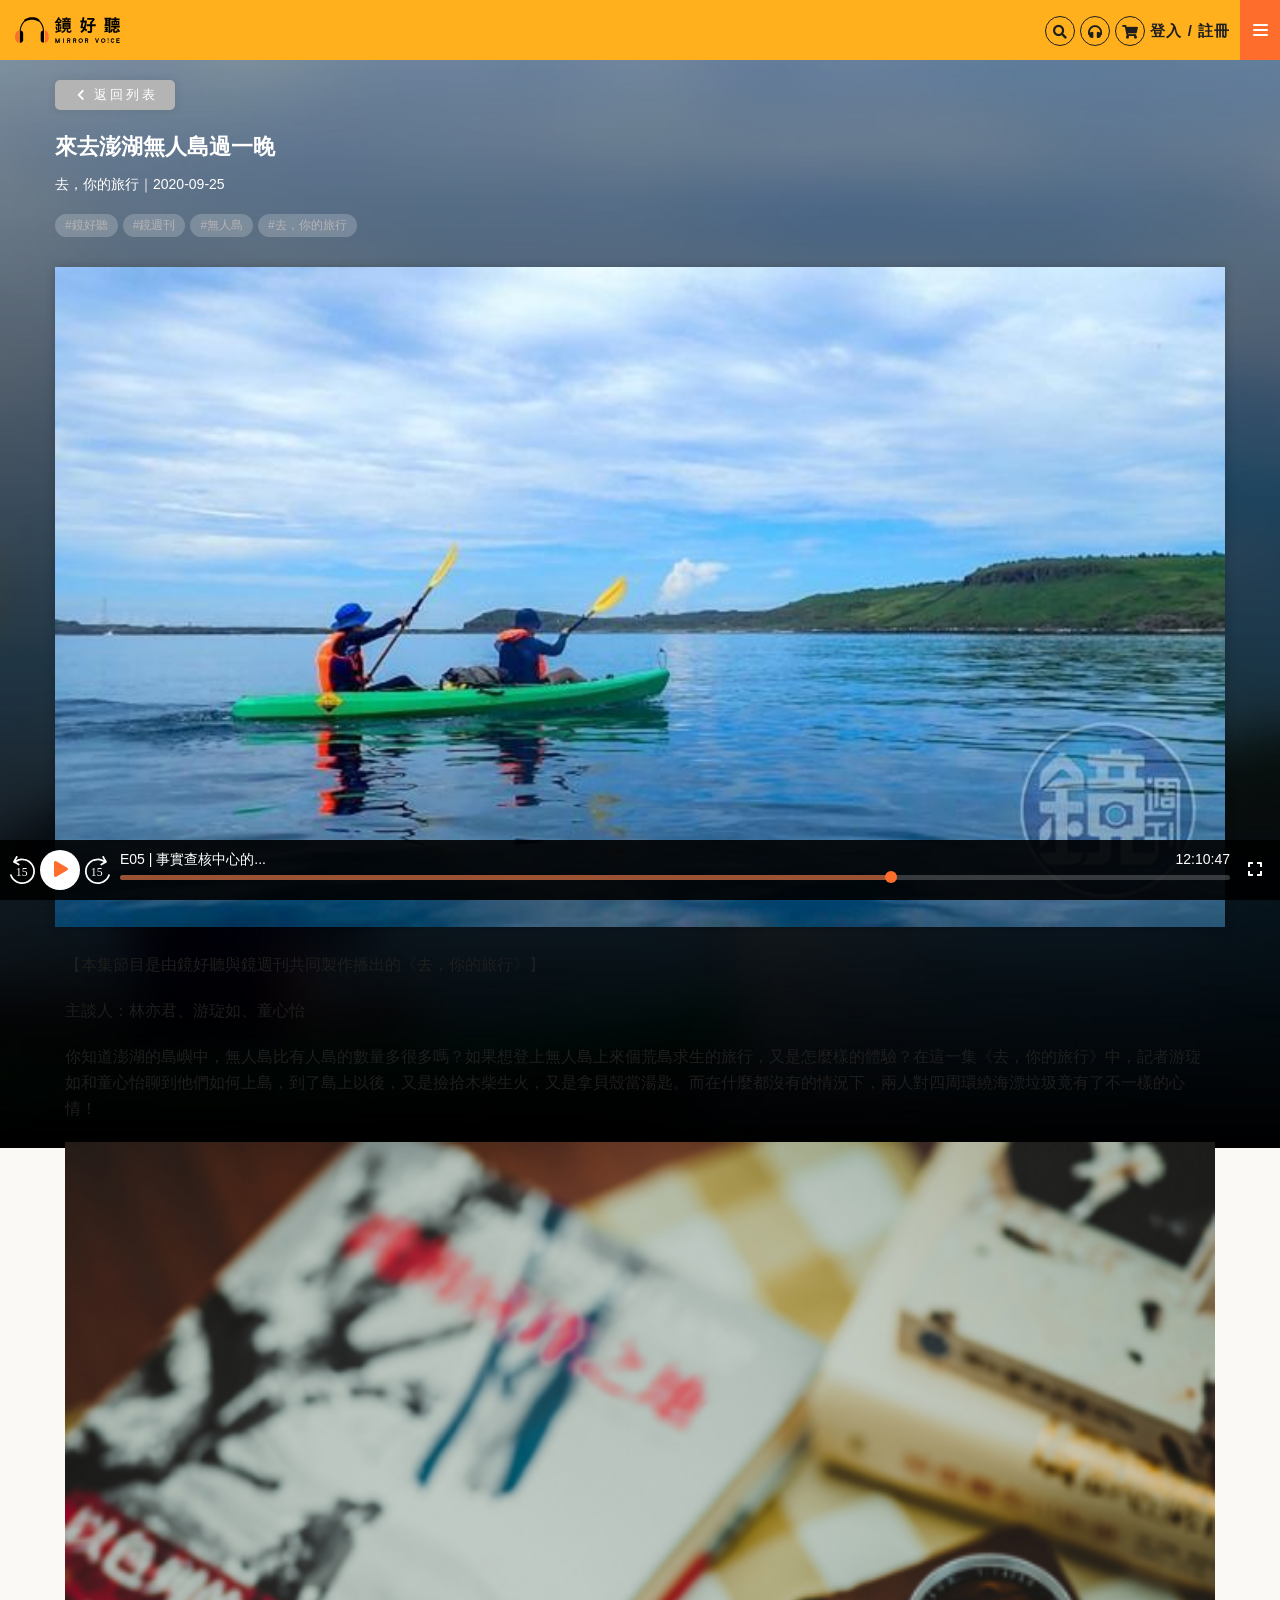
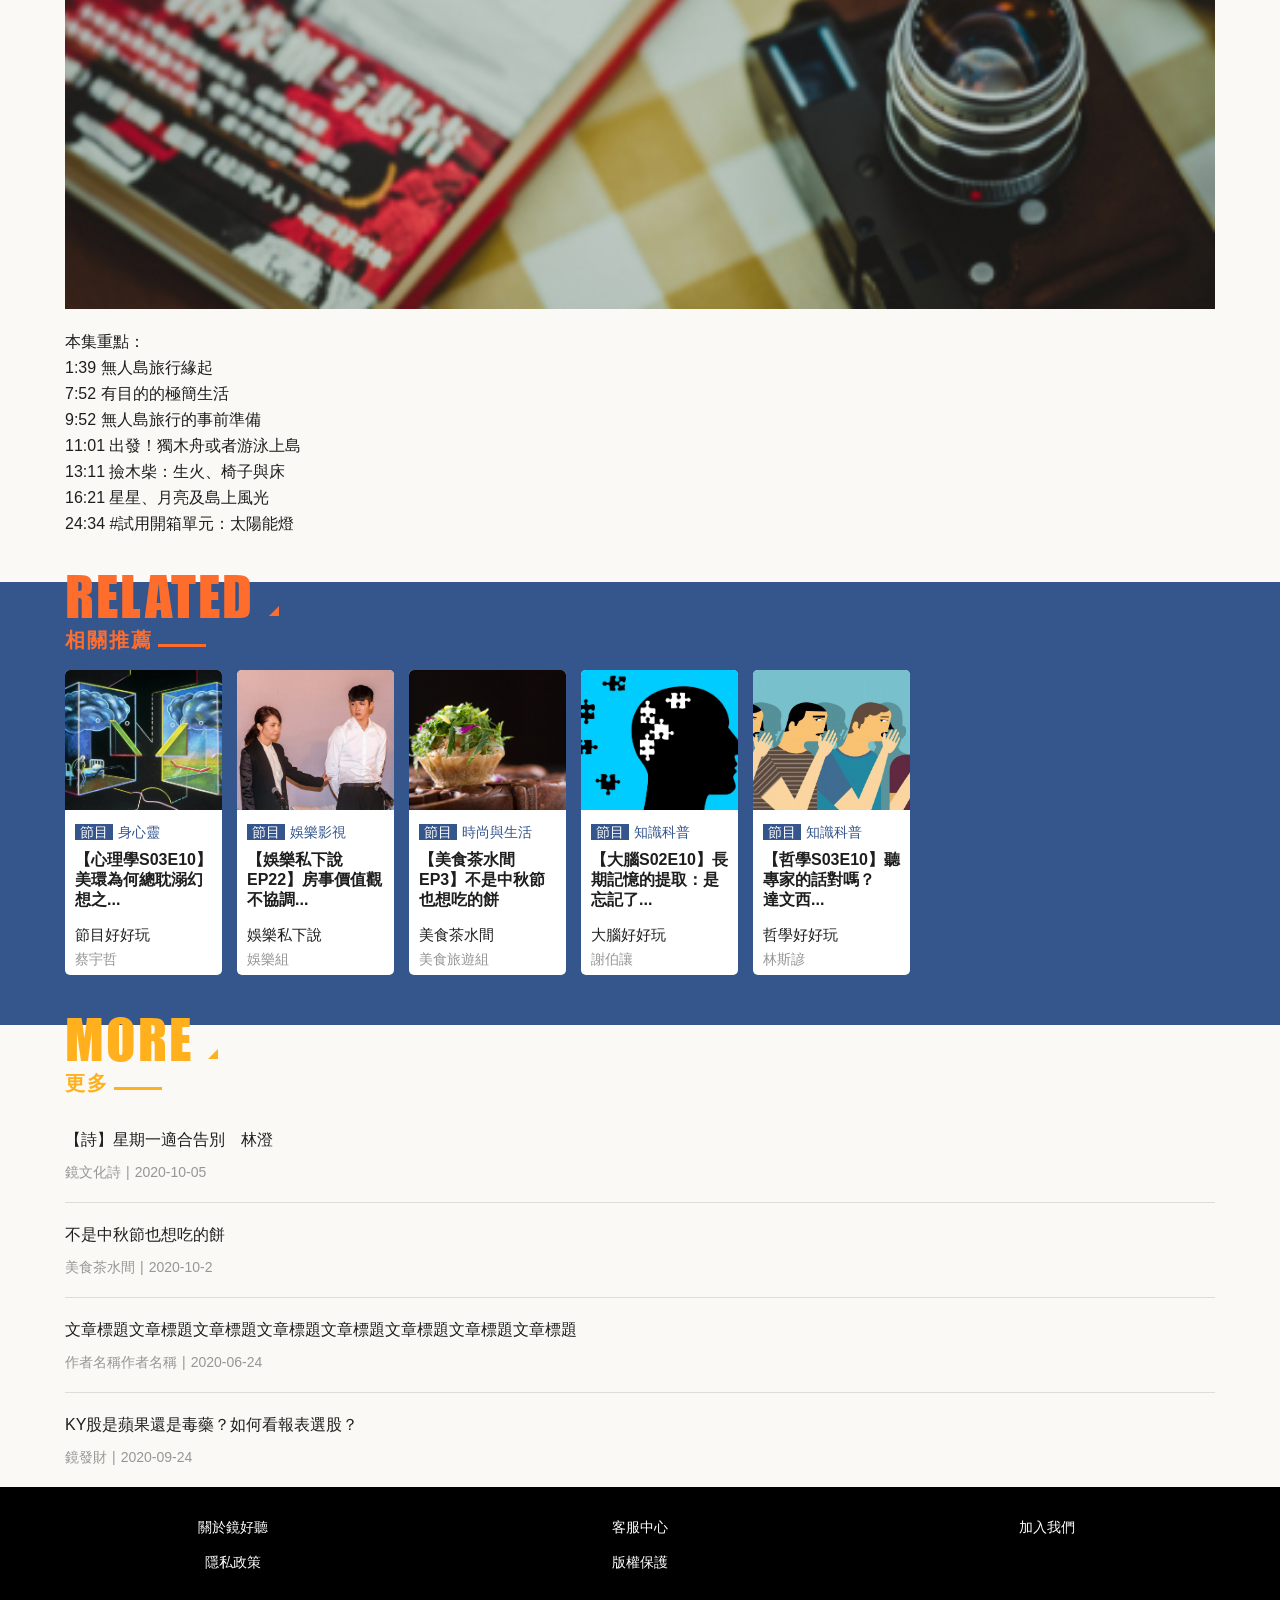
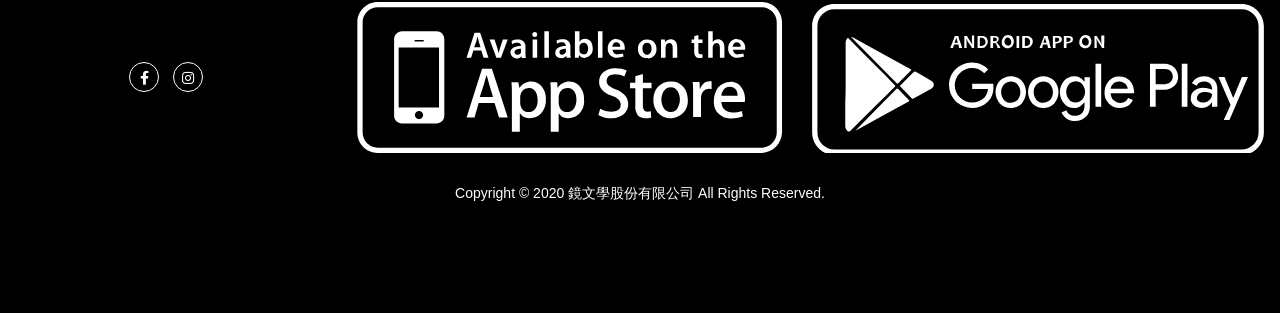
<file: project-content.html>
<!DOCTYPE html>
<html lang="">

<head>
    <meta charset="utf-8">
    <meta http-equiv="X-UA-Compatible" content="IE=edge">
    <meta name="viewport" content="width=device-width, initial-scale=1">

    <meta http-equiv="pragma" content="no-cache">
    <meta http-equiv="expires" content="0">
    <meta http-equiv="cache-control" content="no-cache">

    <title>鏡好聽 - 最新消息</title>
    
    

    <!-- Bootstrap CSS -->
    <link rel="stylesheet" href="css/bootstrap.min.css">

    <!-- Swiper CSS -->
    <link rel="stylesheet" href="css/swiper-bundle.min.css">

    <!-- font awesome -->
    <link rel="stylesheet" href="css/font-awesome.min.css">
    <link rel="stylesheet" href="https://use.fontawesome.com/releases/v5.2.0/css/all.css" integrity="sha384-hWVjflwFxL6sNzntih27bfxkr27PmbbK/iSvJ+a4+0owXq79v+lsFkW54bOGbiDQ" crossorigin="anonymous">
    
    <!-- Header/Footer CSS -->
    

    <!-- Index CSS -->
    <link rel="stylesheet" href="css/style.css">


</head>

<body class="bg-y">

    <input type="checkbox" name="" id="main-switch">

    <header class="main">
        <div class="main-logo">
            <a href="index.html"><img src="img/logo-voice.svg"></a>
            <label class="hb">
                <span></span>
                <span></span>
                <span></span>
            </label>
        </div>
        <nav class="main-nav">
            <ul>
                <li><a href="#">聽節目</a></li>
                <li><a href="#">聽課程</a></li>
                <li><a href="#">聽書</a></li>
                <li><a href="#">聽主播</a></li>
                <li><a href="#">聽企劃</a></li>
                <li><a href="#">訂閱鏡好聽</a></li>
                <li><a href="#">APP下載</a></li>
                <li class="nav-icon">
                    <a class="icon facebook" href="#"><i class="fab fa-facebook-f"></i></a>
                    <a class="icon instagram" href="#"><i class="fab fa-instagram"></i></a>
                </li>
            </ul>
        </nav>
        <div class="main-icon">
            <a class="icon search" href="#"><i class="fas fa-search"></i></a>
            <a class="icon headphones" href="#"><i class="fas fa-headphones"></i></a>
            <a class="icon shopping" href="#"><i class="fas fa-shopping-cart"></i></a>
            <a class="login" href="#">登入 / 註冊</a>
        </div>
    </header>



    <main>
        <section class="content-top">
            <div class="container">
                <a class="btn-more" href="project.html"><i class="fas fa-chevron-left"></i> 返回列表</a>
                <h1>來去澎湖無人島過一晚</h1>
                <p>去，你的旅行｜2020-09-25</p>
                <div class="tag">
                    <div class="tag-item">#鏡好聽</div>
                    <div class="tag-item">#鏡週刊</div>
                    <div class="tag-item">#無人島</div>
                    <div class="tag-item">#去，你的旅行</div>
                </div>
            </div>
        </section>



        <section class="content">
            <div class="container">
                <div class="content-box">
                    <div class="content-img">
                        <img src="img/img-project-04-l.jpg">
                    </div>
                    <div class="content-txt">
                        <p>【本集節目是由鏡好聽與鏡週刊共同製作播出的《去，你的旅行》】</p>
                        <p>主談人：林亦君、游琁如、童心怡</p>
                        <p>你知道澎湖的島嶼中，無人島比有人島的數量多很多嗎？如果想登上無人島上來個荒島求生的旅行，又是怎麼樣的體驗？在這一集《去，你的旅行》中，記者游琁如和童心怡聊到他們如何上島，到了島上以後，又是撿拾木柴生火，又是拿貝殼當湯匙。而在什麼都沒有的情況下，兩人對四周環繞海漂垃圾竟有了不一樣的心情！</p>
                        <div class="txt-img"><img src="img/img-content-02.jpg"></div>
                        <p>本集重點：<br>1:39 無人島旅行緣起<br>7:52 有目的的極簡生活<br>9:52 無人島旅行的事前準備<br>11:01 出發！獨木舟或者游泳上島<br>13:11 撿木柴：生火、椅子與床<br>16:21 星星、月亮及島上風光<br>24:34 #試用開箱單元：太陽能燈</p>
                    </div>
                </div>
            </div>
        </section>



        <!-- 相關推薦 -->
        <section class="podcast">
            <div class="container">
                <div class="title">
                    <div class="title-txt">
                        <h2>RELATED</h2>
                        <p>相關推薦</p>
                    </div>
                </div>
                <div class="book-box">
                    <!-- Swiper -->
                    <div class="swiper-container">
                        <div class="swiper-wrapper">
                            <div class="swiper-slide">
                                <a class="book-item" href="album-podcast.html">
                                    <div class="book-img">
                                        <img src="img/img-book-02.jpg" alt="">
                                    </div>
                                    <div class="book-txt">
                                        <div class="book-title">
                                            <div class="tag">
                                                <span>節目</span>身心靈
                                            </div>
                                            <h3>【心理學S03E10】美環為何總耽溺幻想之...</h3>
                                        </div>

                                        <div class="book-program">
                                            <p>節目好好玩</p>
                                            <p class="host">蔡宇哲</p>
                                        </div>
                                    </div>
                                </a>
                            </div>
                            <div class="swiper-slide">
                                <a class="book-item" href="album-podcast.html">
                                    <div class="book-img">
                                        <img src="img/img-book-03.jpg" alt="">
                                    </div>
                                    <div class="book-txt">
                                        <div class="book-title">
                                            <div class="tag">
                                                <span>節目</span>娛樂影視
                                            </div>
                                            <h3>【娛樂私下說 EP22】房事價值觀不協調...</h3>
                                        </div>

                                        <div class="book-program">
                                            <p>娛樂私下說</p>
                                            <p class="host">娛樂組</p>
                                        </div>
                                    </div>
                                </a>
                            </div>
                            <div class="swiper-slide">
                                <a class="book-item" href="album-podcast.html">
                                    <div class="book-img">
                                        <img src="img/img-book-04.jpg" alt="">
                                    </div>
                                    <div class="book-txt">
                                        <div class="book-title">
                                            <div class="tag">
                                                <span>節目</span>時尚與生活
                                            </div>
                                            <h3>【美食茶水間 EP3】不是中秋節也想吃的餅</h3>
                                        </div>

                                        <div class="book-program">
                                            <p>美食茶水間</p>
                                            <p class="host">美食旅遊組</p>
                                        </div>
                                    </div>
                                </a>
                            </div>
                            <div class="swiper-slide">
                                <a class="book-item" href="album-podcast.html">
                                    <div class="book-img">
                                        <img src="img/img-book-05.jpg" alt="">
                                    </div>
                                    <div class="book-txt">
                                        <div class="book-title">
                                            <div class="tag">
                                                <span>節目</span>知識科普
                                            </div>
                                            <h3>【大腦S02E10】長期記憶的提取：是忘記了...</h3>
                                        </div>    

                                        <div class="book-program">
                                            <p>大腦好好玩</p>
                                            <p class="host">謝伯讓</p>
                                        </div>
                                    </div>
                                </a>
                            </div>
                            <div class="swiper-slide">
                                <a class="book-item" href="album-podcast.html">
                                    <div class="book-img">
                                        <img src="img/img-book-06.jpg" alt="">
                                    </div>
                                    <div class="book-txt">
                                        <div class="book-title">
                                            <div class="tag">
                                                <span>節目</span>知識科普
                                            </div>
                                            <h3>【哲學S03E10】聽專家的話對嗎？　達文西...</h3>
                                        </div>    

                                        <div class="book-program">
                                            <p>哲學好好玩</p>
                                            <p class="host">林斯諺</p>
                                        </div>
                                    </div>
                                </a>
                            </div>
                        </div>
                    </div>
                </div>
            </div>
        </section>



        <!-- 更多 -->
        <section class="more">
            <div class="container">
                <div class="title">
                    <div class="title-txt">
                        <h2>MORE</h2>
                        <p>更多</p>
                    </div>
                </div>
                <div class="more-box">
                    <div class="more-item">
                        <h3>【詩】星期一適合告別　林澄</h3>
                        <p>鏡文化詩<span>2020-10-05</span></p>
                    </div>
                    <div class="more-item">
                        <h3>不是中秋節也想吃的餅</h3>
                        <p>美食茶水間<span>2020-10-2</span></p>
                    </div>
                    <div class="more-item">
                        <h3>文章標題文章標題文章標題文章標題文章標題文章標題文章標題文章標題</h3>
                        <p>作者名稱作者名稱<span>2020-06-24</span></p>
                    </div>
                    <div class="more-item">
                        <h3>KY股是蘋果還是毒藥？如何看報表選股？</h3>
                        <p>鏡發財<span>2020-09-24</span></p>
                    </div>
                </div>
            </div>
        </section>
    </main>



    <div class="player">
        <div class="player-icon">
            <button class="icon-backward"><img src="img/icon/backward-15.svg"></button>  
            <button class="icon-play"><p><i class="fas fa-play"></i></p></button>  
            <button class="icon-forward"><img src="img/icon/forward-15.svg"></button>   
        </div>
        <div class="player-bar">
            <div class="bar-txt">
                <p>E05 | 事實查核中心的...</p>
                <p class="time">12:10:47</p>  
            </div>
            <button class="bar-icon">
                <span class="strip"></span> 
                <span class="strip strip-active"></span>
            </button>
        </div>
        <button type="button" class="icon-expand" data-toggle="modal" data-target="#myModal"><i class="fas fa-expand"></i></button>
    </div>

    <!-- Modal -->
    <div class="modal fade modal-player" id="myModal" role="dialog">
        <div class="modal-dialog">
        
            <!-- Modal content-->
            <div class="modal-content">
                <div class="modal-header">
                    <div class="dropdown">
                        <button class="icon icon-list dropdown-toggle" id="menu-message" type="button" data-toggle="dropdown"><i class="fas fa-list-ul"></i></button>
                        <ul class="dropdown-menu" role="menu" aria-labelledby="menu-message">
                            <li role="presentation"><a role="menuitem" tabindex="-1" href="#">E01｜正宮是小三？ 資深娛樂記者說小豬情史資深娛樂記者說小豬情史...</a></li>
                            <li role="presentation"><a class="active" role="menuitem" tabindex="-1" href="#">E02｜正宮是小三？ 資深娛樂記者說小豬情史...</a></li>
                            <li role="presentation"><a role="menuitem" tabindex="-1" href="#">E03｜正宮是小三？ 資深娛樂記者說小豬情史...</a></li>
                            <li role="presentation"><a role="menuitem" tabindex="-1" href="#">E04｜正宮是小三？ 資深娛樂記者說小豬情史...</a></li>
                            <li role="presentation"><a role="menuitem" tabindex="-1" href="#">E05｜正宮是小三？ 資深娛樂記者說小豬情史...</a></li>
                        </ul>
                    </div>
                    <button type="button" data-dismiss="modal"><i class="fas fa-compress"></i></button>
                </div>
                <div class="modal-body">
                    <div class="player-o-img">
                        <div class="box-img"><img src="img/img-course.jpg"></div>
                        <div class="box-icon">
                            <button class="icon"><i class="fas fa-heart"></i></button>
                            <button class="icon"><i class="fas fa-plus"></i></button>
                            <button class="icon"><i class="fas fa-share-alt"></i></button>
                        </div>
                    </div>
                    <div class="player-o-txt">
                        <h3>E05｜事實查核中心的前世今生？　一場提升媒體素養的公民運動—專訪優秀新聞發展協會理事長胡元輝</h3>
                        <p>主播 | 主播名字</p>
                    </div>
                </div>
                <div class="modal-footer">
                    <div class="player-o-bar">
                        <div class="bar-length">
                            <div class="dropdown">
                                <button class="length dropdown-toggle" id="menu-message" type="button" data-toggle="dropdown">x 1.25</button>
                                <ul class="dropdown-menu" role="menu" aria-labelledby="menu-message">
                                    <li role="presentation"><a role="menuitem" tabindex="-1" href="#">2.0</a></li>
                                    <li role="presentation"><a role="menuitem" tabindex="-1" href="#">1.5</a></li>
                                    <li role="presentation"><a class="active" role="menuitem" tabindex="-1" href="#">1.25</a></li>
                                    <li role="presentation"><a role="menuitem" tabindex="-1" href="#">1.0</a></li>
                                    <li role="presentation"><a role="menuitem" tabindex="-1" href="#">0.75</a></li>
                                    <li role="presentation"><a role="menuitem" tabindex="-1" href="#">0.5</a></li>
                                </ul>
                            </div>
                            <button class="time"type="button" data-toggle="dropdown">12:10 / 29:47</button>
                        </div>
                        <button class="bar-icon">
                            <span class="strip"></span>
                            <span class="strip strip-active"></span>
                        </button>
                    </div>
                    <div class="player-o-btn">
                        <button class="icon-repeat"><img src="img/icon/repeat.svg"></button>
                        <div class="player-icon">
                            <button class="icon-backward"><img src="img/icon/backward-15.svg"></button>  
                            <button class="icon-play"><p><i class="fas fa-play"></i></p></button>  
                            <button class="icon-forward"><img src="img/icon/forward-15.svg"></button>   
                        </div>
                        <button><i class="fas fa-moon"></i></button>
                    </div>
                </div>
            </div>
          
        </div>
    </div>



    <footer class="footer footer-bottom">
        <ul class="footer-list">
            <li><a href="#">關於鏡好聽</a></li>
            <li><a href="#">客服中心</a></li>
            <li><a href="#">加入我們</a></li>
            <li><a href="#">隱私政策　</a></li>
            <li><a href="#">版權保護</a></li>
        </ul>
        <div class="footer-icon">
            <div class="item-icon">
                <a class="icon icon-facebook" href="#"><i class="fab fa-facebook-f"></i></a>
                <a class="icon icon-instagram" href="#"><i class="fab fa-instagram"></i></a>
            </div>

            <div class="item-app">
                <a class="app" href="#"><img src="img/appstore.svg"></a>
                <a class="app" href="#"><img src="img/googleplay.svg"></a>
            </div>  
        </div>
        <p class="copyright">Copyright © 2020 鏡文學股份有限公司 All Rights Reserved. </p>
    </footer>



    <label for="main-switch" class="hb-bg"></label>





    <!-- Bootstrap JS -->
    <script src="js/jquery.js"></script>
    <script src="js/bootstrap.min.js"></script>


    <!-- Swiper JS -->
    <script src="js/swiper-bundle.min.js"></script>
    <script>
        var swiper = new Swiper('.swiper-container', {
          slidesPerView: 'auto',
          spaceBetween: 15,
          pagination: {
            el: '.swiper-pagination',
            clickable: true,
          },
        });
    </script>



    <script>
        // First we get the viewport height and we multiple it by 1% to get a value for a vh unit
        let vh = window.innerHeight * 0.01;
        // Then we set the value in the --vh custom property to the root of the document
        document.documentElement.style.setProperty('--vh', `${vh}px`);
    </script>

</body>


</html>
</file>
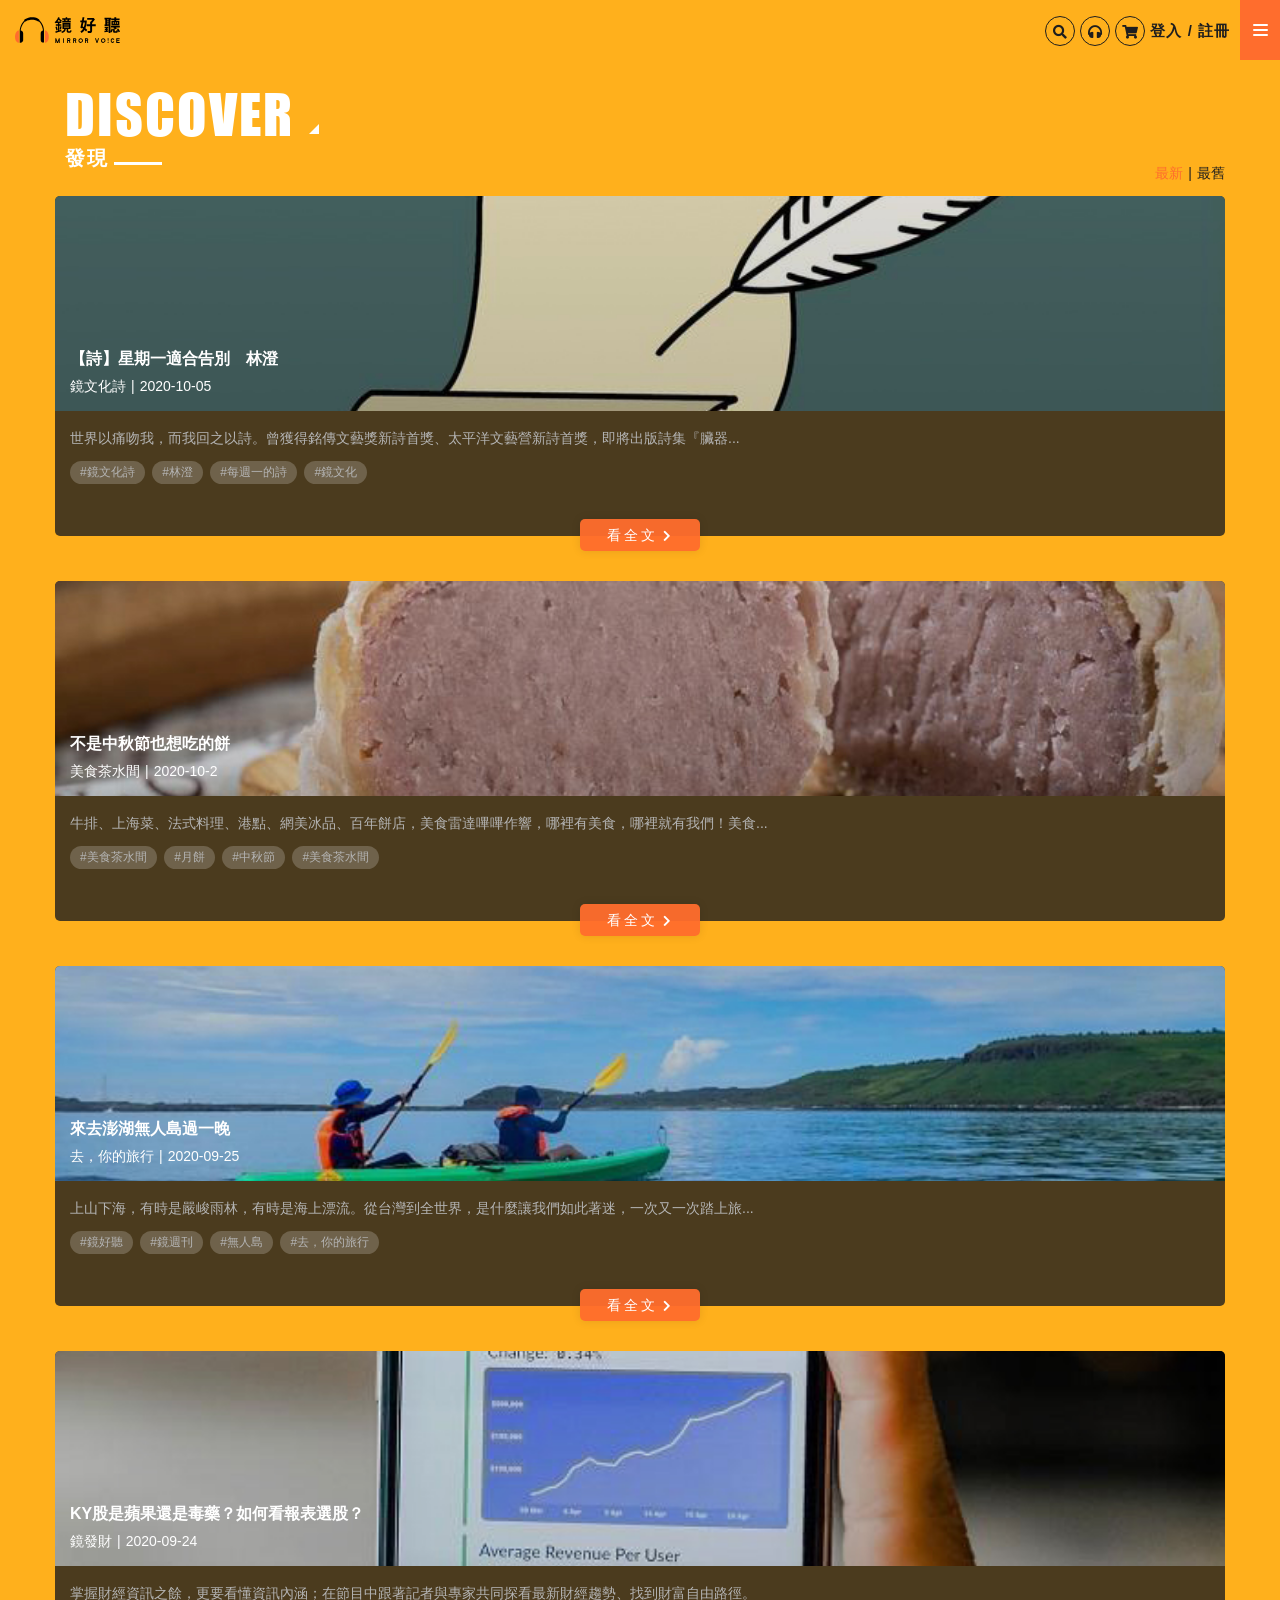
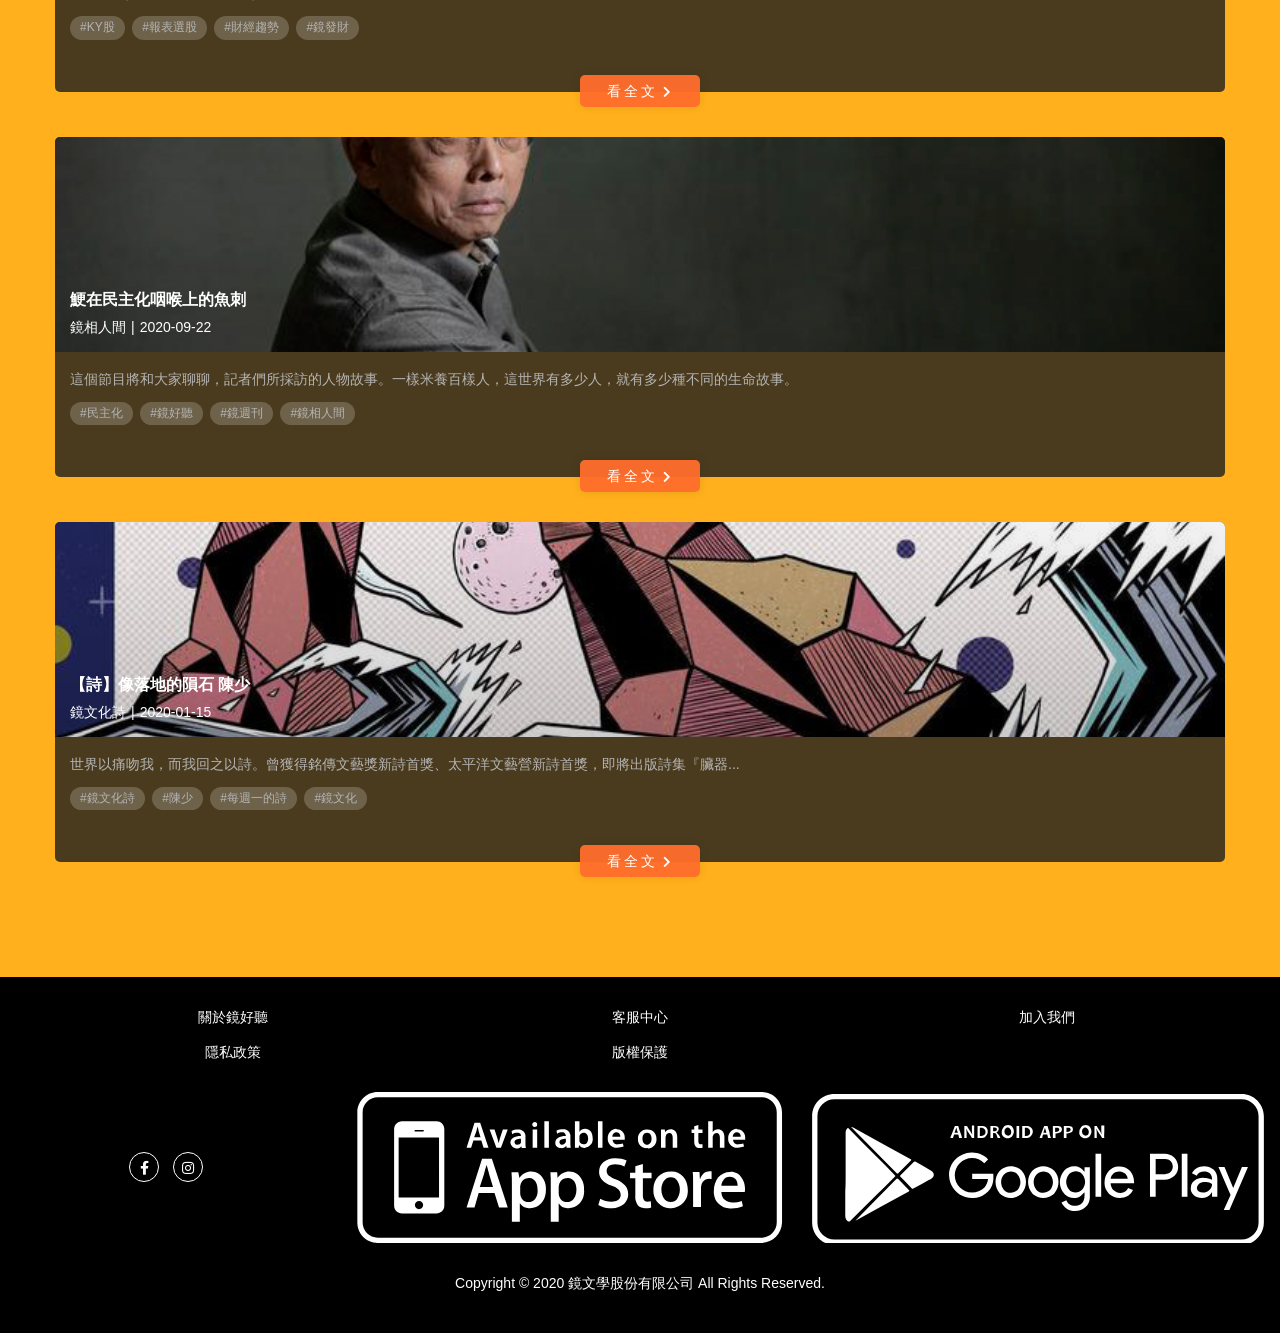
<file: project.html>
<!DOCTYPE html>
<html lang="">

<head>
    <meta charset="utf-8">
    <meta http-equiv="X-UA-Compatible" content="IE=edge">
    <meta name="viewport" content="width=device-width, initial-scale=1">

    <meta http-equiv="pragma" content="no-cache">
    <meta http-equiv="expires" content="0">
    <meta http-equiv="cache-control" content="no-cache">

    <title>鏡好聽 - 最新消息</title>
    
    

    <!-- Bootstrap CSS -->
    <link rel="stylesheet" href="css/bootstrap.min.css">

    <!-- Swiper CSS -->
    <link rel="stylesheet" href="css/swiper-bundle.min.css">

    <!-- font awesome -->
    <link rel="stylesheet" href="css/font-awesome.min.css">
    <link rel="stylesheet" href="https://use.fontawesome.com/releases/v5.2.0/css/all.css" integrity="sha384-hWVjflwFxL6sNzntih27bfxkr27PmbbK/iSvJ+a4+0owXq79v+lsFkW54bOGbiDQ" crossorigin="anonymous">
    
    <!-- Header/Footer CSS -->
    

    <!-- Index CSS -->
    <link rel="stylesheet" href="css/style.css">


</head>

<body>

    <input type="checkbox" name="" id="main-switch">

    <header class="main">
        <div class="main-logo">
            <a href="index.html"><img src="img/logo-voice.svg"></a>
            <label class="hb">
                <span></span>
                <span></span>
                <span></span>
            </label>
        </div>
        <nav class="main-nav">
            <ul>
                <li><a href="#">聽節目</a></li>
                <li><a href="#">聽課程</a></li>
                <li><a href="#">聽書</a></li>
                <li><a href="#">聽主播</a></li>
                <li><a href="#">聽企劃</a></li>
                <li><a href="#">訂閱鏡好聽</a></li>
                <li><a href="#">APP下載</a></li>
                <li class="nav-icon">
                    <a class="icon facebook" href="#"><i class="fab fa-facebook-f"></i></a>
                    <a class="icon instagram" href="#"><i class="fab fa-instagram"></i></a>
                </li>
            </ul>
        </nav>
        <div class="main-icon">
            <a class="icon search" href="#"><i class="fas fa-search"></i></a>
            <a class="icon headphones" href="#"><i class="fas fa-headphones"></i></a>
            <a class="icon shopping" href="#"><i class="fas fa-shopping-cart"></i></a>
            <a class="login" href="#">登入 / 註冊</a>
        </div>
    </header>



    <main class="news">
        <!-- 發現 -->
        <section class="project project-news">
            <div class="container">
                <div class="title">
                    <div class="title-txt">
                        <h2>DISCOVER</h2>
                        <p>發現</p>
                    </div>
                </div>
                <div class="class">
                    <p class="active">最新</p><p>最舊</p>
                </div>
                <a class="project-item" href="project-content.html" href="project-content.html">
                    <div class="project-img">
                        <img src="img/img-project-02.jpg">
                        <div class="project-title">
                            <h3>【詩】星期一適合告別　林澄</h3>
                            <p>鏡文化詩<span>2020-10-05</span></p>
                        </div>
                    </div>
                    <div class="project-txt">
                        <p>世界以痛吻我，而我回之以詩。曾獲得銘傳文藝獎新詩首獎、太平洋文藝營新詩首獎，即將出版詩集『臟器...</p>
                        <div class="tag">
                            <div class="tag-item">#鏡文化詩</div>
                            <div class="tag-item">#林澄</div>
                            <div class="tag-item">#每週一的詩</div>
                            <div class="tag-item">#鏡文化</div>
                        </div>
                    </div>
                    <div class="btn-more">看全文<i class="fas fa-chevron-right"></i></div>
                </a>
                <a class="project-item" href="project-content.html">
                    <div class="project-img">
                        <img src="img/img-project-03.jpg">
                        <div class="project-title">
                            <h3>不是中秋節也想吃的餅</h3>
                            <p>美食茶水間<span>2020-10-2</span></p>
                        </div>
                    </div>
                    <div class="project-txt">
                        <p>牛排、上海菜、法式料理、港點、網美冰品、百年餅店，美食雷達嗶嗶作響，哪裡有美食，哪裡就有我們！美食...</p>
                        <div class="tag">
                            <div class="tag-item">#美食茶水間</div>
                            <div class="tag-item">#月餅</div>
                            <div class="tag-item">#中秋節</div>
                            <div class="tag-item">#美食茶水間</div>
                        </div>
                    </div>
                    <div class="btn-more">看全文<i class="fas fa-chevron-right"></i></div>
                </a>
                <a class="project-item" href="project-content.html">
                    <div class="project-img">
                        <img src="img/img-project-04.jpg">
                        <div class="project-title">
                            <h3>來去澎湖無人島過一晚</h3>
                            <p>去，你的旅行<span>2020-09-25</span></p>
                        </div>
                    </div>
                    <div class="project-txt">
                        <p>上山下海，有時是嚴峻雨林，有時是海上漂流。從台灣到全世界，是什麼讓我們如此著迷，一次又一次踏上旅... </p>
                        <div class="tag">
                            <div class="tag-item">#鏡好聽</div>
                            <div class="tag-item">#鏡週刊</div>
                            <div class="tag-item">#無人島</div>
                            <div class="tag-item">#去，你的旅行</div>
                        </div>
                    </div>
                    <div class="btn-more">看全文<i class="fas fa-chevron-right"></i></div>
                </a>
                <a class="project-item" href="project-content.html">
                    <div class="project-img">
                        <img src="img/img-project-05.jpg">
                        <div class="project-title">
                            <h3>KY股是蘋果還是毒藥？如何看報表選股？</h3>
                            <p>鏡發財<span>2020-09-24</span></p>
                        </div>
                    </div>
                    <div class="project-txt">
                        <p>掌握財經資訊之餘，更要看懂資訊內涵；在節目中跟著記者與專家共同探看最新財經趨勢、找到財富自由路徑。</p>
                        <div class="tag">
                            <div class="tag-item">#KY股</div>
                            <div class="tag-item">#報表選股</div>
                            <div class="tag-item">#財經趨勢</div>
                            <div class="tag-item">#鏡發財</div>
                        </div>
                    </div>
                    <div class="btn-more">看全文<i class="fas fa-chevron-right"></i></div>
                </a>
                <a class="project-item" href="project-content.html">
                    <div class="project-img">
                        <img src="img/img-project-06.jpg">
                        <div class="project-title">
                            <h3>鯁在民主化咽喉上的魚刺</h3>
                            <p>鏡相人間<span>2020-09-22</span></p>
                        </div>
                    </div>
                    <div class="project-txt">
                        <p>這個節目將和大家聊聊，記者們所採訪的人物故事。一樣米養百樣人，這世界有多少人，就有多少種不同的生命故事。</p>
                        <div class="tag">
                            <div class="tag-item">#民主化</div>
                            <div class="tag-item">#鏡好聽</div>
                            <div class="tag-item">#鏡週刊</div>
                            <div class="tag-item">#鏡相人間</div>
                        </div>
                    </div>
                    <div class="btn-more">看全文<i class="fas fa-chevron-right"></i></div>
                </a>
                <a class="project-item" href="project-content.html">
                    <div class="project-img">
                        <img src="img/img-project-07.jpg">
                        <div class="project-title">
                            <h3>【詩】像落地的隕石 陳少</h3>
                            <p>鏡文化詩<span>2020-01-15</span></p>
                        </div>
                    </div>
                    <div class="project-txt">
                        <p>世界以痛吻我，而我回之以詩。曾獲得銘傳文藝獎新詩首獎、太平洋文藝營新詩首獎，即將出版詩集『臟器...</p>
                        <div class="tag">
                            <div class="tag-item">#鏡文化詩</div>
                            <div class="tag-item">#陳少</div>
                            <div class="tag-item">#每週一的詩</div>
                            <div class="tag-item">#鏡文化</div>
                        </div>
                    </div>
                    <div class="btn-more">看全文<i class="fas fa-chevron-right"></i></div>
                </a>
            </div>
        </section>
    </main>

    
    
    <footer class="footer">
        <ul class="footer-list">
            <li><a href="#">關於鏡好聽</a></li>
            <li><a href="#">客服中心</a></li>
            <li><a href="#">加入我們</a></li>
            <li><a href="#">隱私政策　</a></li>
            <li><a href="#">版權保護</a></li>
        </ul>
        <div class="footer-icon">
            <div class="item-icon">
                <a class="icon icon-facebook" href="#"><i class="fab fa-facebook-f"></i></a>
                <a class="icon icon-instagram" href="#"><i class="fab fa-instagram"></i></a>
            </div>

            <div class="item-app">
                <a class="app" href="#"><img src="img/appstore.svg"></a>
                <a class="app" href="#"><img src="img/googleplay.svg"></a>
            </div>  
        </div>
        <p class="copyright">Copyright © 2020 鏡文學股份有限公司 All Rights Reserved. </p>
    </footer>



    <label for="main-switch" class="hb-bg"></label>





    <!-- Bootstrap JS -->
    <script src="js/jquery.js"></script>
    <script src="js/bootstrap.min.js"></script>


    <!-- Swiper JS -->
    <script src="js/swiper-bundle.min.js"></script>
    <script>
        var swiper = new Swiper('.swiper-container', {
          slidesPerView: 'auto',
          spaceBetween: 15,
          pagination: {
            el: '.swiper-pagination',
            clickable: true,
          },
        });
    </script>

</body>


</html>
</file>
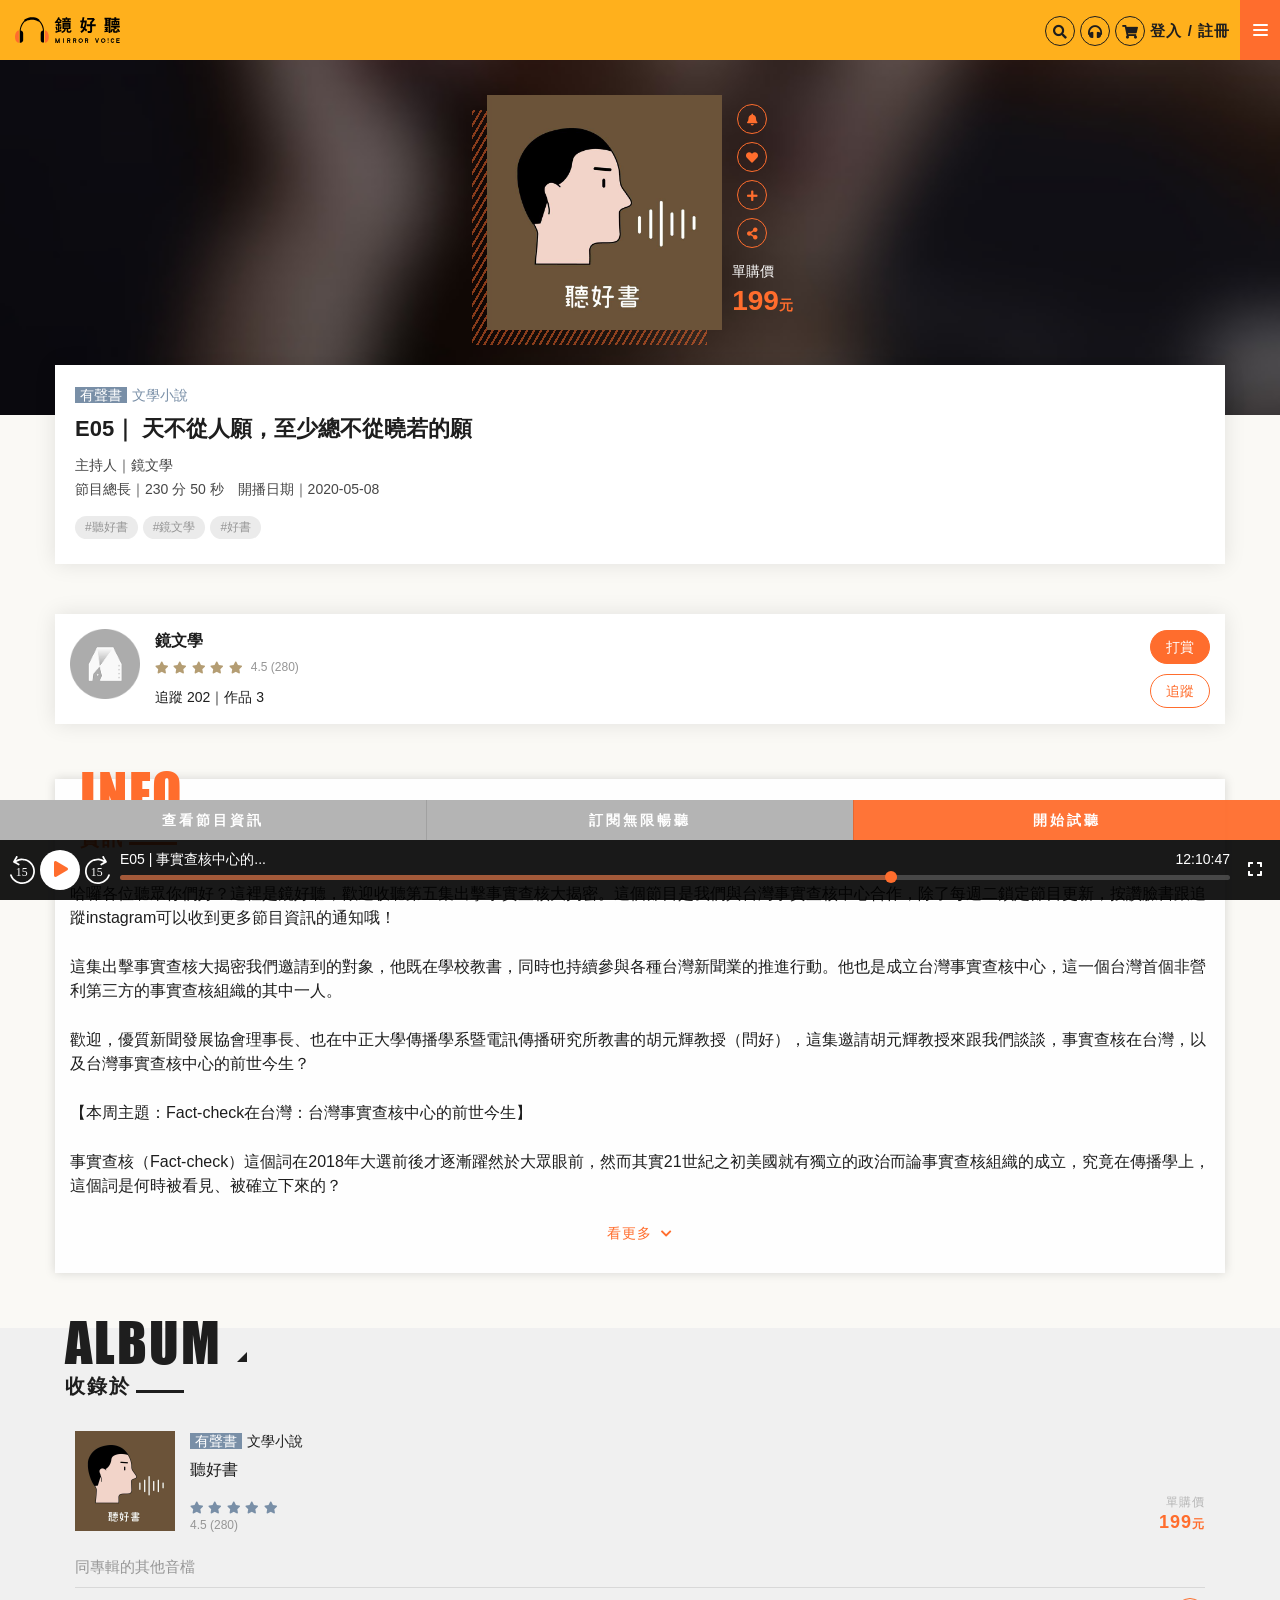
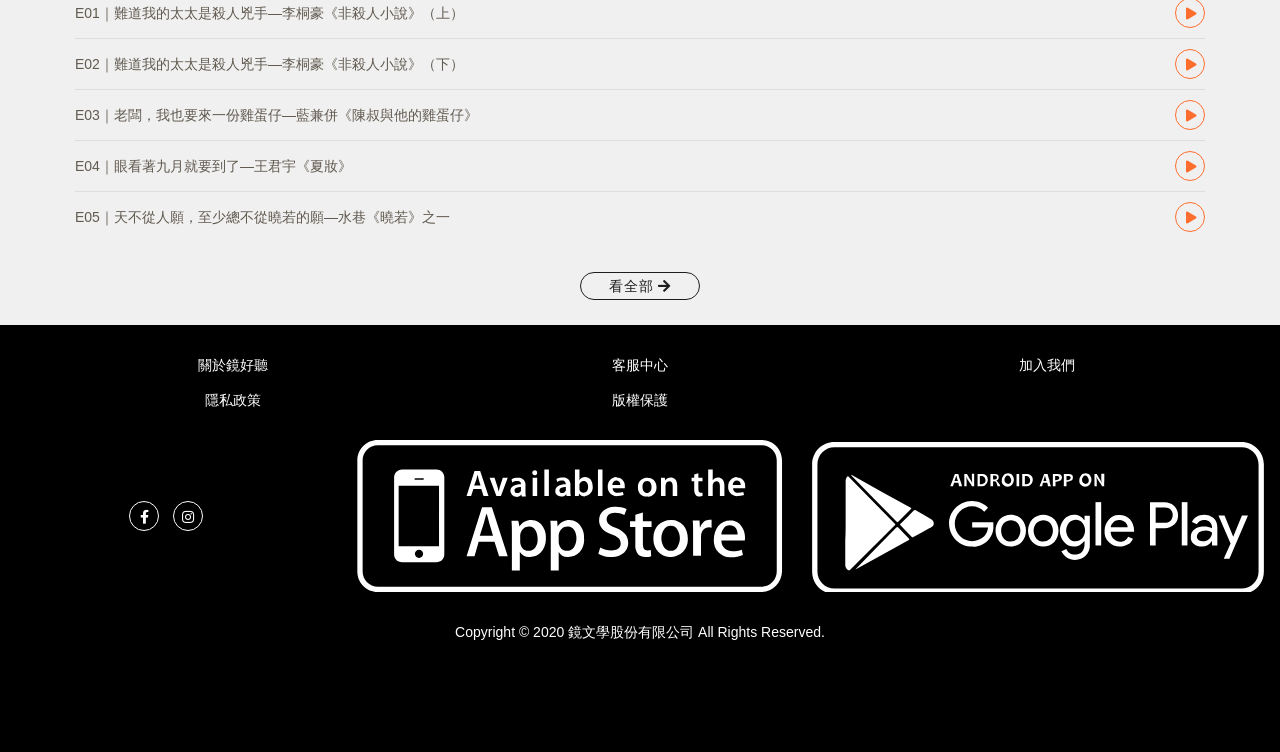
<file: single-book.html>
<!DOCTYPE html>
<html lang="">

<head>
    <meta charset="utf-8">
    <meta http-equiv="X-UA-Compatible" content="IE=edge">
    <meta name="viewport" content="width=device-width, initial-scale=1">

    <meta http-equiv="pragma" content="no-cache">
    <meta http-equiv="expires" content="0">
    <meta http-equiv="cache-control" content="no-cache">

    <title>鏡好聽</title>
    
    

    <!-- Bootstrap CSS -->
    <link rel="stylesheet" href="css/bootstrap.min.css">

    <!-- Swiper CSS -->
    <link rel="stylesheet" href="css/swiper-bundle.min.css">

    <!-- font awesome -->
    <link rel="stylesheet" href="css/font-awesome.min.css">
    <link rel="stylesheet" href="https://use.fontawesome.com/releases/v5.2.0/css/all.css" integrity="sha384-hWVjflwFxL6sNzntih27bfxkr27PmbbK/iSvJ+a4+0owXq79v+lsFkW54bOGbiDQ" crossorigin="anonymous">
    
    <!-- Header/Footer CSS -->
    

    <!-- Index CSS -->
    <link rel="stylesheet" href="css/style.css">



    <!--Google Ads-->


</head>

<body>

    <input type="checkbox" name="" id="main-switch">

    <header class="main">
        <div class="main-logo">
            <a href="index.html"><img src="img/logo-voice.svg"></a>
            <label class="hb">
                <span></span>
                <span></span>
                <span></span>
            </label>
        </div>
        <nav class="main-nav">
            <ul>
                <li><a href="#">聽節目</a></li>
                <li><a href="#">聽課程</a></li>
                <li><a href="#">聽書</a></li>
                <li><a href="#">聽主播</a></li>
                <li><a href="#">聽企劃</a></li>
                <li><a href="#">訂閱鏡好聽</a></li>
                <li><a href="#">APP下載</a></li>
                <li class="nav-icon">
                    <a class="icon facebook" href="#"><i class="fab fa-facebook-f"></i></a>
                    <a class="icon instagram" href="#"><i class="fab fa-instagram"></i></a>
                </li>
            </ul>
        </nav>
        <div class="main-icon">
            <a class="icon search" href="#"><i class="fas fa-search"></i></a>
            <a class="icon headphones" href="#"><i class="fas fa-headphones"></i></a>
            <a class="icon shopping" href="#"><i class="fas fa-shopping-cart"></i></a>
            <a class="login" href="#">登入 / 註冊</a>
        </div>
    </header>



    <main class="bg-y single-book">
        <section class="album-personal">
            <div class="container">
                <div class="album-img">
                    <div class="album-photo"><img src="img/img-book-22.jpg" alt=""></div>
                    <div class="album-icon">
                        <a class="icon" href="#"><i class="fas fa-bell"></i></a>
                        <a class="icon" href="#"><i class="fas fa-heart"></i></a>
                        <a class="icon" href="#"><i class="fas fa-plus"></i></a>
                        <a class="icon" href="#"><i class="fas fa-share-alt"></i></a>
                        <div class="price">
                            <p>單購價</p>
                            <p>199<span>元</span></p>
                        </div>
                    </div>
                </div>
            </div>
        </section>



        <section class="album-content">
            <div class="container">
                <div class="album-txt-box">
                    <div class="album-txt">
                        <div class="name">
                            <div class="tag">
                                <span>有聲書</span>文學小說
                            </div>
                            <h3>E05｜ 天不從人願，至少總不從曉若的願</h3>
                        </div>
                    </div>
                    <p class="des">主持人｜鏡文學<br>節目總長｜230 分 50 秒　開播日期｜2020-05-08</p>
                    <div class="album-tag">
                        <div class="tag-item">#聽好書</div>
                        <div class="tag-item">#鏡文學</div>
                        <div class="tag-item">#好書</div>
                    </div>
                </div>
            </div>
        </section>



        <!-- 主播 -->
        <section>
            <div class="container">
                <div class="anchor-box">
                    <div class="voice-item">
                        <div class="voice-img">
                            <a href="voice-personal.html"><img src="img/img-voice-06.png" alt=""></a>
                        </div>
                        <div class="voice-txt">
                            <h4><a href="voice-personal.html">鏡文學</a></h4>
                            <div class="star">
                                <div class="icon-star">
                                    <i class="fas fa-star"></i>
                                    <i class="fas fa-star"></i>
                                    <i class="fas fa-star"></i>
                                    <i class="fas fa-star"></i>
                                    <i class="fas fa-star"></i>
                                </div>
                                <p>4.5 (280)</p>
                            </div>
                            <p>追蹤  202｜作品  3</p>
                        </div>
                        <div class="voice-btn">
                            <button type="button" class="btn btn-default btn-donate">打賞</button>
                            <button type="button" class="btn btn-default btn-track">追蹤</button>
                        </div>
                    </div> 
                </div>
            </div>
        </section>



        <!-- 資訊 -->
        <section>
            <div class="container">
                <div class="informa-box">
                    <div class="title">
                        <div class="title-txt">
                            <h2>INFO</h2>
                            <p>資訊</p>
                        </div>
                    </div>
                    <div class="informa-txt">
                        <p>哈囉各位聽眾你們好？這裡是鏡好聽，歡迎收聽第五集出擊事實查核大揭密。這個節目是我們與台灣事實查核中心合作，除了每週二鎖定節目更新，按讚臉書跟追蹤instagram可以收到更多節目資訊的通知哦！</p>
                        <p>這集出擊事實查核大揭密我們邀請到的對象，他既在學校教書，同時也持續參與各種台灣新聞業的推進行動。他也是成立台灣事實查核中心，這一個台灣首個非營利第三方的事實查核組織的其中一人。</p>
                        <p>歡迎，優質新聞發展協會理事長、也在中正大學傳播學系暨電訊傳播研究所教書的胡元輝教授（問好），這集邀請胡元輝教授來跟我們談談，事實查核在台灣，以及台灣事實查核中心的前世今生？</p>
                        <p>【本周主題：Fact-check在台灣：台灣事實查核中心的前世今生】</p>
                        <p>事實查核（Fact-check）這個詞在2018年大選前後才逐漸躍然於大眾眼前，然而其實21世紀之初美國就有獨立的政治而論事實查核組織的成立，究竟在傳播學上，這個詞是何時被看見、被確立下來的？</p>
                    </div>
                    <button type="button" class="btn-more">看更多 <i class="fas fa-chevron-down"></i></button>
                </div>
            </div>
        </section> 



        <!-- 收錄於 -->
        <section class="included-voice">
            <div class="container">
                <div class="title">
                    <div class="title-txt">
                        <h2>ALBUM</h2>
                        <p>收錄於</p>
                    </div>
                </div>
                <div class="list-name">
                    <div class="work-img">
                        <img src="img/img-book-22.jpg" alt="">
                    </div>
                    <div class="work-title">
                        <div class="tag">
                            <span>有聲書</span>文學小說
                        </div>
                        <h3>聽好書</h3>
                        <div class="book-price">
                            <div class="star">
                                <div class="icon-star">
                                    <i class="fas fa-star"></i>
                                    <i class="fas fa-star"></i>
                                    <i class="fas fa-star"></i>
                                    <i class="fas fa-star"></i>
                                    <i class="fas fa-star"></i>
                                </div>
                                <p>4.5 (280)</p>
                            </div>
                            <div class="price">
                                <p>單購價</p>
                                <p>199<span>元</span></p>
                            </div>
                        </div>
                    </div>
                </div>
                <p class="other">同專輯的其他音檔</p>
                <div class="anchor-voice-box">
                    <div class="anchor-voice-item">
                        <h3>E01｜難道我的太太是殺人兇手—李桐豪《非殺人小說》（上）</h3>
                        <div class="length">
                            <button type="button" class="icon-play" data-toggle="modal" data-target="#myModal"><i class="fas fa-play"></i></button>
                        </div>
                    </div>
                    <div class="anchor-voice-item">
                        <h3>E02｜難道我的太太是殺人兇手—李桐豪《非殺人小說》（下）</h3>
                        <div class="length">
                            <button type="button" class="icon-play" data-toggle="modal" data-target="#myModal"><i class="fas fa-play"></i></button>
                        </div>
                    </div>
                    <div class="anchor-voice-item">
                        <h3>E03｜老闆，我也要來一份雞蛋仔—藍兼併《陳叔與他的雞蛋仔》</h3>
                        <div class="length">
                            <button type="button" class="icon-play" data-toggle="modal" data-target="#myModal"><i class="fas fa-play"></i></button>
                        </div>
                    </div>
                    <div class="anchor-voice-item">
                        <h3>E04｜眼看著九月就要到了—王君宇《夏妝》</h3>
                        <div class="length">
                            <button type="button" class="icon-play" data-toggle="modal" data-target="#myModal"><i class="fas fa-play"></i></button>
                        </div>
                    </div>
                    <div class="anchor-voice-item">
                        <h3>E05｜天不從人願，至少總不從曉若的願—水巷《曉若》之一</h3>
                        <div class="length">
                            <button type="button" class="icon-play" data-toggle="modal" data-target="#myModal"><i class="fas fa-play"></i></button>
                        </div>
                    </div>
                </div>
                <a class="btn-more-oblong" href="#">看全部 <i class="fas fa-arrow-right"></i></a>
            </div>
        </section>
    </main>



    <div class="btn-group-bottom">
        <a href="#" class="btn-more btn-gray">查看節目資訊</a>
        <a href="#" class="btn-more btn-gray">訂閱無限暢聽</a>
        <a href="#" class="btn-more">開始試聽</a>
    </div>
    


    <div class="player">
        <div class="player-icon">
            <button class="icon-backward"><img src="img/icon/backward-15.svg"></button>  
            <button class="icon-play"><p><i class="fas fa-play"></i></p></button>  
            <button class="icon-forward"><img src="img/icon/forward-15.svg"></button>   
        </div>
        <div class="player-bar">
            <div class="bar-txt">
                <p>E05 | 事實查核中心的...</p>
                <p class="time">12:10:47</p>  
            </div>
            <button class="bar-icon">
                <span class="strip"></span> 
                <span class="strip strip-active"></span>
            </button>
        </div>
        <button type="button" class="icon-expand" data-toggle="modal" data-target="#myModal"><i class="fas fa-expand"></i></button>
    </div>

    <!-- Modal -->
    <div class="modal fade modal-player" id="myModal" role="dialog">
        <div class="modal-dialog">
        
            <!-- Modal content-->
            <div class="modal-content">
                <div class="modal-header">
                    <div class="dropdown">
                        <button class="icon icon-list dropdown-toggle" id="menu-message" type="button" data-toggle="dropdown"><i class="fas fa-list-ul"></i></button>
                        <ul class="dropdown-menu" role="menu" aria-labelledby="menu-message">
                            <li role="presentation"><a role="menuitem" tabindex="-1" href="#">E01｜正宮是小三？ 資深娛樂記者說小豬情史資深娛樂記者說小豬情史...</a></li>
                            <li role="presentation"><a class="active" role="menuitem" tabindex="-1" href="#">E02｜正宮是小三？ 資深娛樂記者說小豬情史...</a></li>
                            <li role="presentation"><a role="menuitem" tabindex="-1" href="#">E03｜正宮是小三？ 資深娛樂記者說小豬情史...</a></li>
                            <li role="presentation"><a role="menuitem" tabindex="-1" href="#">E04｜正宮是小三？ 資深娛樂記者說小豬情史...</a></li>
                            <li role="presentation"><a role="menuitem" tabindex="-1" href="#">E05｜正宮是小三？ 資深娛樂記者說小豬情史...</a></li>
                        </ul>
                    </div>
                    <button type="button" data-dismiss="modal"><i class="fas fa-compress"></i></button>
                </div>
                <div class="modal-body">
                    <div class="player-o-img">
                        <div class="box-img"><img src="img/img-course.jpg"></div>
                        <div class="box-icon">
                            <button class="icon"><i class="fas fa-heart"></i></button>
                            <button class="icon"><i class="fas fa-plus"></i></button>
                            <button class="icon"><i class="fas fa-share-alt"></i></button>
                        </div>
                    </div>
                    <div class="player-o-txt">
                        <h3>E05｜事實查核中心的前世今生？　一場提升媒體素養的公民運動—專訪優秀新聞發展協會理事長胡元輝</h3>
                        <p>主播 | 主播名字</p>
                    </div>
                </div>
                <div class="modal-footer">
                    <div class="player-o-bar">
                        <div class="bar-length">
                            <div class="dropdown">
                                <button class="length dropdown-toggle" id="menu-message" type="button" data-toggle="dropdown">x 1.25</button>
                                <ul class="dropdown-menu" role="menu" aria-labelledby="menu-message">
                                    <li role="presentation"><a role="menuitem" tabindex="-1" href="#">2.0</a></li>
                                    <li role="presentation"><a role="menuitem" tabindex="-1" href="#">1.5</a></li>
                                    <li role="presentation"><a class="active" role="menuitem" tabindex="-1" href="#">1.25</a></li>
                                    <li role="presentation"><a role="menuitem" tabindex="-1" href="#">1.0</a></li>
                                    <li role="presentation"><a role="menuitem" tabindex="-1" href="#">0.75</a></li>
                                    <li role="presentation"><a role="menuitem" tabindex="-1" href="#">0.5</a></li>
                                </ul>
                            </div>
                            <button class="time"type="button" data-toggle="dropdown">12:10 / 29:47</button>
                        </div>
                        <button class="bar-icon">
                            <span class="strip"></span>
                            <span class="strip strip-active"></span>
                        </button>
                    </div>
                    <div class="player-o-btn">
                        <button class="icon-repeat"><img src="img/icon/repeat.svg"></button>
                        <div class="player-icon">
                            <button class="icon-backward"><img src="img/icon/backward-15.svg"></button>  
                            <button class="icon-play"><p><i class="fas fa-play"></i></p></button>  
                            <button class="icon-forward"><img src="img/icon/forward-15.svg"></button>   
                        </div>
                        <button><i class="fas fa-moon"></i></button>
                    </div>
                </div>
            </div>
          
        </div>
    </div>



    <footer class="footer footer-bottom">
        <ul class="footer-list">
            <li><a href="#">關於鏡好聽</a></li>
            <li><a href="#">客服中心</a></li>
            <li><a href="#">加入我們</a></li>
            <li><a href="#">隱私政策　</a></li>
            <li><a href="#">版權保護</a></li>
        </ul>
        <div class="footer-icon">
            <div class="item-icon">
                <a class="icon icon-facebook" href="#"><i class="fab fa-facebook-f"></i></a>
                <a class="icon icon-instagram" href="#"><i class="fab fa-instagram"></i></a>
            </div>

            <div class="item-app">
                <a class="app" href="#"><img src="img/appstore.svg"></a>
                <a class="app" href="#"><img src="img/googleplay.svg"></a>
            </div>  
        </div>
        <p class="copyright">Copyright © 2020 鏡文學股份有限公司 All Rights Reserved. </p>
    </footer>



    <label for="main-switch" class="hb-bg"></label>





    <!-- Bootstrap JS -->
    <script src="js/jquery.js"></script>
    <script src="js/bootstrap.min.js"></script>


    <!-- Swiper JS -->
    <script src="js/swiper-bundle.min.js"></script>
    <script>
        var swiper = new Swiper('.kv-swiper-container', {
          cssMode: true,
          navigation: {
            nextEl: '.swiper-button-next',
            prevEl: '.swiper-button-prev',
          },
          pagination: {
            el: '.kv-swiper-pagination',
            clickable: true,
          },
          mousewheel: true,
          keyboard: true,
        });
    </script>

    <script>
        var swiper = new Swiper('.swiper-container', {
          slidesPerView: 'auto',
          spaceBetween: 15,
          pagination: {
            el: '.swiper-pagination',
            clickable: true,
          },
        });
    </script>



    <script>
        // First we get the viewport height and we multiple it by 1% to get a value for a vh unit
        let vh = window.innerHeight * 0.01;
        // Then we set the value in the --vh custom property to the root of the document
        document.documentElement.style.setProperty('--vh', `${vh}px`);
    </script>

</body>


</html>
</file>
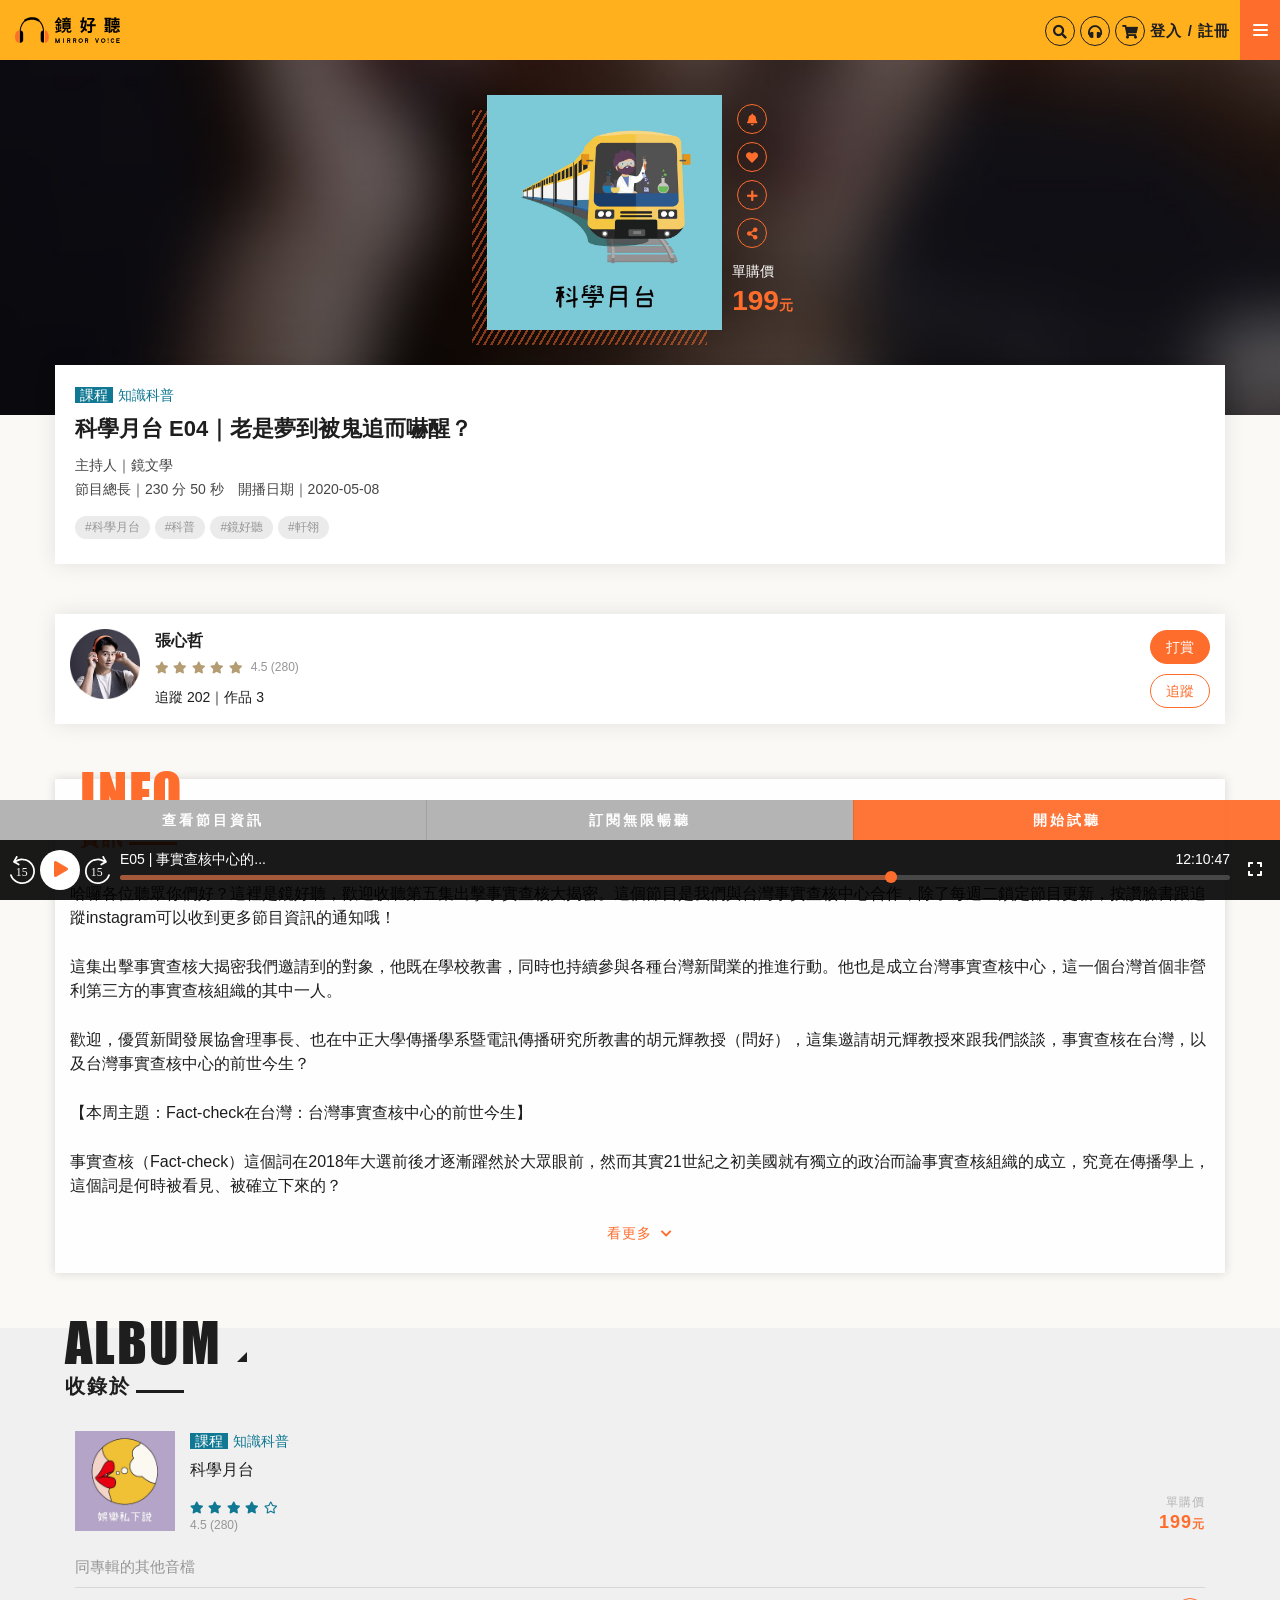
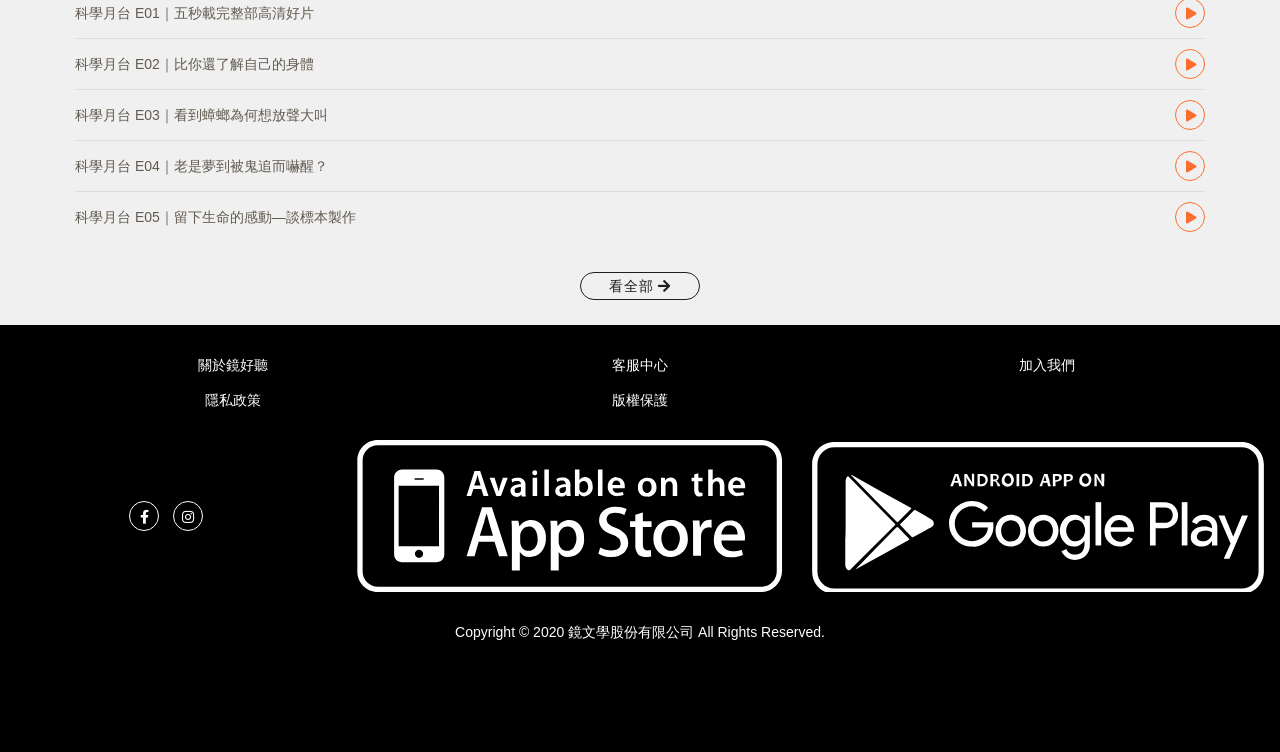
<file: single-course.html>
<!DOCTYPE html>
<html lang="">

<head>
    <meta charset="utf-8">
    <meta http-equiv="X-UA-Compatible" content="IE=edge">
    <meta name="viewport" content="width=device-width, initial-scale=1">

    <meta http-equiv="pragma" content="no-cache">
    <meta http-equiv="expires" content="0">
    <meta http-equiv="cache-control" content="no-cache">

    <title>鏡好聽</title>
    
    

    <!-- Bootstrap CSS -->
    <link rel="stylesheet" href="css/bootstrap.min.css">

    <!-- Swiper CSS -->
    <link rel="stylesheet" href="css/swiper-bundle.min.css">

    <!-- font awesome -->
    <link rel="stylesheet" href="css/font-awesome.min.css">
    <link rel="stylesheet" href="https://use.fontawesome.com/releases/v5.2.0/css/all.css" integrity="sha384-hWVjflwFxL6sNzntih27bfxkr27PmbbK/iSvJ+a4+0owXq79v+lsFkW54bOGbiDQ" crossorigin="anonymous">
    
    <!-- Header/Footer CSS -->
    

    <!-- Index CSS -->
    <link rel="stylesheet" href="css/style.css">



    <!--Google Ads-->


</head>

<body>

    <input type="checkbox" name="" id="main-switch">

    <header class="main">
        <div class="main-logo">
            <a href="index.html"><img src="img/logo-voice.svg"></a>
            <label class="hb">
                <span></span>
                <span></span>
                <span></span>
            </label>
        </div>
        <nav class="main-nav">
            <ul>
                <li><a href="#">聽節目</a></li>
                <li><a href="#">聽課程</a></li>
                <li><a href="#">聽書</a></li>
                <li><a href="#">聽主播</a></li>
                <li><a href="project.html">聽企劃</a></li>
                <li><a href="#">訂閱鏡好聽</a></li>
                <li><a href="#">APP下載</a></li>
                <li class="nav-icon">
                    <a class="icon facebook" href="#"><i class="fab fa-facebook-f"></i></a>
                    <a class="icon instagram" href="#"><i class="fab fa-instagram"></i></a>
                </li>
            </ul>
        </nav>
        <div class="main-icon">
            <a class="icon search" href="#"><i class="fas fa-search"></i></a>
            <a class="icon headphones" href="#"><i class="fas fa-headphones"></i></a>
            <a class="icon shopping" href="#"><i class="fas fa-shopping-cart"></i></a>
            <a class="login" href="#">登入 / 註冊</a>
        </div>
    </header>



    <main class="bg-y single-course">
        <section class="album-personal">
            <div class="container">
                <div class="album-img">
                    <div class="album-photo"><img src="img/img-book-17.jpg" alt=""></div>
                    <div class="album-icon">
                        <a class="icon" href="#"><i class="fas fa-bell"></i></a>
                        <a class="icon" href="#"><i class="fas fa-heart"></i></a>
                        <a class="icon" href="#"><i class="fas fa-plus"></i></a>
                        <a class="icon" href="#"><i class="fas fa-share-alt"></i></a>
                        <div class="price">
                            <p>單購價</p>
                            <p>199<span>元</span></p>
                        </div>
                    </div>
                </div>
            </div>
        </section>



        <section class="album-content">
            <div class="container">
                <div class="album-txt-box">
                    <div class="album-txt">
                        <div class="name">
                            <div class="tag">
                                <span>課程</span>知識科普
                            </div>
                            <h3>科學月台 E04｜老是夢到被鬼追而嚇醒？</h3>
                        </div>
                    </div>
                    <p class="des">主持人｜鏡文學<br>節目總長｜230 分 50 秒　開播日期｜2020-05-08</p>
                    <div class="album-tag">
                        <div class="tag-item">#科學月台</div>
                        <div class="tag-item">#科普</div>
                        <div class="tag-item">#鏡好聽</div>
                        <div class="tag-item">#軒翎</div>
                    </div>
                </div>
            </div>
        </section>



        <!-- 主播 -->
        <section>
            <div class="container">
                <div class="anchor-box">
                    <div class="voice-item">
                        <div class="voice-img">
                            <a href="voice-personal.html"><img src="img/img-voice-01.png" alt=""></a>
                        </div>
                        <div class="voice-txt">
                            <h4><a href="voice-personal.html">張心哲</a></h4>
                            <div class="star">
                                <div class="icon-star">
                                    <i class="fas fa-star"></i>
                                    <i class="fas fa-star"></i>
                                    <i class="fas fa-star"></i>
                                    <i class="fas fa-star"></i>
                                    <i class="fas fa-star"></i>
                                </div>
                                <p>4.5 (280)</p>
                            </div>
                            <p>追蹤  202｜作品  3</p>
                        </div>
                        <div class="voice-btn">
                            <button type="button" class="btn btn-default btn-donate">打賞</button>
                            <button type="button" class="btn btn-default btn-track">追蹤</button>
                        </div>
                    </div> 
                </div>
            </div>
        </section>



        <!-- 資訊 -->
        <section>
            <div class="container">
                <div class="informa-box">
                    <div class="title">
                        <div class="title-txt">
                            <h2>INFO</h2>
                            <p>資訊</p>
                        </div>
                    </div>
                    <div class="informa-txt">
                        <p>哈囉各位聽眾你們好？這裡是鏡好聽，歡迎收聽第五集出擊事實查核大揭密。這個節目是我們與台灣事實查核中心合作，除了每週二鎖定節目更新，按讚臉書跟追蹤instagram可以收到更多節目資訊的通知哦！</p>
                        <p>這集出擊事實查核大揭密我們邀請到的對象，他既在學校教書，同時也持續參與各種台灣新聞業的推進行動。他也是成立台灣事實查核中心，這一個台灣首個非營利第三方的事實查核組織的其中一人。</p>
                        <p>歡迎，優質新聞發展協會理事長、也在中正大學傳播學系暨電訊傳播研究所教書的胡元輝教授（問好），這集邀請胡元輝教授來跟我們談談，事實查核在台灣，以及台灣事實查核中心的前世今生？</p>
                        <p>【本周主題：Fact-check在台灣：台灣事實查核中心的前世今生】</p>
                        <p>事實查核（Fact-check）這個詞在2018年大選前後才逐漸躍然於大眾眼前，然而其實21世紀之初美國就有獨立的政治而論事實查核組織的成立，究竟在傳播學上，這個詞是何時被看見、被確立下來的？</p>
                    </div>
                    <button type="button" class="btn-more">看更多 <i class="fas fa-chevron-down"></i></button>
                </div>
            </div>
        </section> 



        <!-- 收錄於 -->
        <section class="included-voice">
            <div class="container">
                <div class="title">
                    <div class="title-txt">
                        <h2>ALBUM</h2>
                        <p>收錄於</p>
                    </div>
                </div>
                <div class="list-name">
                    <div class="work-img">
                        <img src="img/img-book-01.jpg" alt="">
                    </div>
                    <div class="work-title">
                        <div class="tag">
                            <span>課程</span>知識科普
                        </div>
                        <h3>科學月台</h3>
                        <div class="book-price">
                            <div class="star">
                                <div class="icon-star">
                                    <i class="fas fa-star"></i>
                                    <i class="fas fa-star"></i>
                                    <i class="fas fa-star"></i>
                                    <i class="fas fa-star"></i>
                                    <i class="far fa-star"></i>
                                </div>
                                <p>4.5 (280)</p>
                            </div>
                            <div class="price">
                                <p>單購價</p>
                                <p>199<span>元</span></p>
                            </div>
                        </div>
                    </div>
                </div>
                <p class="other">同專輯的其他音檔</p>
                <div class="anchor-voice-box">
                    <div class="anchor-voice-item">
                        <h3>科學月台 E01｜五秒載完整部高清好片</h3>
                        <div class="length">
                        <button type="button" class="icon-play" data-toggle="modal" data-target="#myModal"><i class="fas fa-play"></i></button>
                        </div>
                    </div>
                    <div class="anchor-voice-item">
                        <h3>科學月台 E02｜比你還了解自己的身體</h3>
                        <div class="length">
                        <button type="button" class="icon-play" data-toggle="modal" data-target="#myModal"><i class="fas fa-play"></i></button>
                        </div>
                    </div>
                    <div class="anchor-voice-item">
                        <h3>科學月台 E03｜看到蟑螂為何想放聲大叫</h3>
                        <div class="length">
                        <button type="button" class="icon-play" data-toggle="modal" data-target="#myModal"><i class="fas fa-play"></i></button>
                        </div>
                    </div>
                    <div class="anchor-voice-item">
                        <h3>科學月台 E04｜老是夢到被鬼追而嚇醒？</h3>
                        <div class="length">
                        <button type="button" class="icon-play" data-toggle="modal" data-target="#myModal"><i class="fas fa-play"></i></button>
                        </div>
                    </div>
                    <div class="anchor-voice-item">
                        <h3>科學月台 E05｜留下生命的感動—談標本製作</h3>
                        <div class="length">
                        <button type="button" class="icon-play" data-toggle="modal" data-target="#myModal"><i class="fas fa-play"></i></button>
                        </div>
                    </div>
                </div>
                <a class="btn-more-oblong" href="#">看全部 <i class="fas fa-arrow-right"></i></a>
            </div>
        </section>
    </main>



    <div class="btn-group-bottom">
        <a href="#" class="btn-more btn-gray">查看節目資訊</a>
        <a href="#" class="btn-more btn-gray">訂閱無限暢聽</a>
        <a href="#" class="btn-more">開始試聽</a>
    </div>
    


    <div class="player">
        <div class="player-icon">
            <button class="icon-backward"><img src="img/icon/backward-15.svg"></button>  
            <button class="icon-play"><p><i class="fas fa-play"></i></p></button>  
            <button class="icon-forward"><img src="img/icon/forward-15.svg"></button>   
        </div>
        <div class="player-bar">
            <div class="bar-txt">
                <p>E05 | 事實查核中心的...</p>
                <p class="time">12:10:47</p>  
            </div>
            <button class="bar-icon">
                <span class="strip"></span> 
                <span class="strip strip-active"></span>
            </button>
        </div>
        <button type="button" class="icon-expand" data-toggle="modal" data-target="#myModal"><i class="fas fa-expand"></i></button>
    </div>

    <!-- Modal -->
    <div class="modal fade modal-player" id="myModal" role="dialog">
        <div class="modal-dialog">
        
            <!-- Modal content-->
            <div class="modal-content">
                <div class="modal-header">
                    <div class="dropdown">
                        <button class="icon icon-list dropdown-toggle" id="menu-message" type="button" data-toggle="dropdown"><i class="fas fa-list-ul"></i></button>
                        <ul class="dropdown-menu" role="menu" aria-labelledby="menu-message">
                            <li role="presentation"><a role="menuitem" tabindex="-1" href="#">E01｜正宮是小三？ 資深娛樂記者說小豬情史資深娛樂記者說小豬情史...</a></li>
                            <li role="presentation"><a class="active" role="menuitem" tabindex="-1" href="#">E02｜正宮是小三？ 資深娛樂記者說小豬情史...</a></li>
                            <li role="presentation"><a role="menuitem" tabindex="-1" href="#">E03｜正宮是小三？ 資深娛樂記者說小豬情史...</a></li>
                            <li role="presentation"><a role="menuitem" tabindex="-1" href="#">E04｜正宮是小三？ 資深娛樂記者說小豬情史...</a></li>
                            <li role="presentation"><a role="menuitem" tabindex="-1" href="#">E05｜正宮是小三？ 資深娛樂記者說小豬情史...</a></li>
                        </ul>
                    </div>
                    <button type="button" data-dismiss="modal"><i class="fas fa-compress"></i></button>
                </div>
                <div class="modal-body">
                    <div class="player-o-img">
                        <div class="box-img"><img src="img/img-course.jpg"></div>
                        <div class="box-icon">
                            <button class="icon"><i class="fas fa-heart"></i></button>
                            <button class="icon"><i class="fas fa-plus"></i></button>
                            <button class="icon"><i class="fas fa-share-alt"></i></button>
                        </div>
                    </div>
                    <div class="player-o-txt">
                        <h3>E05｜事實查核中心的前世今生？　一場提升媒體素養的公民運動—專訪優秀新聞發展協會理事長胡元輝</h3>
                        <p>主播 | 主播名字</p>
                    </div>
                </div>
                <div class="modal-footer">
                    <div class="player-o-bar">
                        <div class="bar-length">
                            <div class="dropdown">
                                <button class="length dropdown-toggle" id="menu-message" type="button" data-toggle="dropdown">x 1.25</button>
                                <ul class="dropdown-menu" role="menu" aria-labelledby="menu-message">
                                    <li role="presentation"><a role="menuitem" tabindex="-1" href="#">2.0</a></li>
                                    <li role="presentation"><a role="menuitem" tabindex="-1" href="#">1.5</a></li>
                                    <li role="presentation"><a class="active" role="menuitem" tabindex="-1" href="#">1.25</a></li>
                                    <li role="presentation"><a role="menuitem" tabindex="-1" href="#">1.0</a></li>
                                    <li role="presentation"><a role="menuitem" tabindex="-1" href="#">0.75</a></li>
                                    <li role="presentation"><a role="menuitem" tabindex="-1" href="#">0.5</a></li>
                                </ul>
                            </div>
                            <button class="time"type="button" data-toggle="dropdown">12:10 / 29:47</button>
                        </div>
                        <button class="bar-icon">
                            <span class="strip"></span>
                            <span class="strip strip-active"></span>
                        </button>
                    </div>
                    <div class="player-o-btn">
                        <button class="icon-repeat"><img src="img/icon/repeat.svg"></button>
                        <div class="player-icon">
                            <button class="icon-backward"><img src="img/icon/backward-15.svg"></button>  
                            <button class="icon-play"><p><i class="fas fa-play"></i></p></button>  
                            <button class="icon-forward"><img src="img/icon/forward-15.svg"></button>   
                        </div>
                        <button><i class="fas fa-moon"></i></button>
                    </div>
                </div>
            </div>
          
        </div>
    </div>



    <footer class="footer footer-bottom">
        <ul class="footer-list">
            <li><a href="#">關於鏡好聽</a></li>
            <li><a href="#">客服中心</a></li>
            <li><a href="#">加入我們</a></li>
            <li><a href="#">隱私政策　</a></li>
            <li><a href="#">版權保護</a></li>
        </ul>
        <div class="footer-icon">
            <div class="item-icon">
                <a class="icon icon-facebook" href="#"><i class="fab fa-facebook-f"></i></a>
                <a class="icon icon-instagram" href="#"><i class="fab fa-instagram"></i></a>
            </div>

            <div class="item-app">
                <a class="app" href="#"><img src="img/appstore.svg"></a>
                <a class="app" href="#"><img src="img/googleplay.svg"></a>
            </div>  
        </div>
        <p class="copyright">Copyright © 2020 鏡文學股份有限公司 All Rights Reserved. </p>
    </footer>

    

    <label for="main-switch" class="hb-bg"></label>





    <!-- Bootstrap JS -->
    <script src="js/jquery.js"></script>
    <script src="js/bootstrap.min.js"></script>


    <!-- Swiper JS -->
    <script src="js/swiper-bundle.min.js"></script>
    <script>
        var swiper = new Swiper('.kv-swiper-container', {
          cssMode: true,
          navigation: {
            nextEl: '.swiper-button-next',
            prevEl: '.swiper-button-prev',
          },
          pagination: {
            el: '.kv-swiper-pagination',
            clickable: true,
          },
          mousewheel: true,
          keyboard: true,
        });
    </script>

    <script>
        var swiper = new Swiper('.swiper-container', {
          slidesPerView: 'auto',
          spaceBetween: 15,
          pagination: {
            el: '.swiper-pagination',
            clickable: true,
          },
        });
    </script>



    <script>
        // First we get the viewport height and we multiple it by 1% to get a value for a vh unit
        let vh = window.innerHeight * 0.01;
        // Then we set the value in the --vh custom property to the root of the document
        document.documentElement.style.setProperty('--vh', `${vh}px`);
    </script>

</body>


</html>
</file>
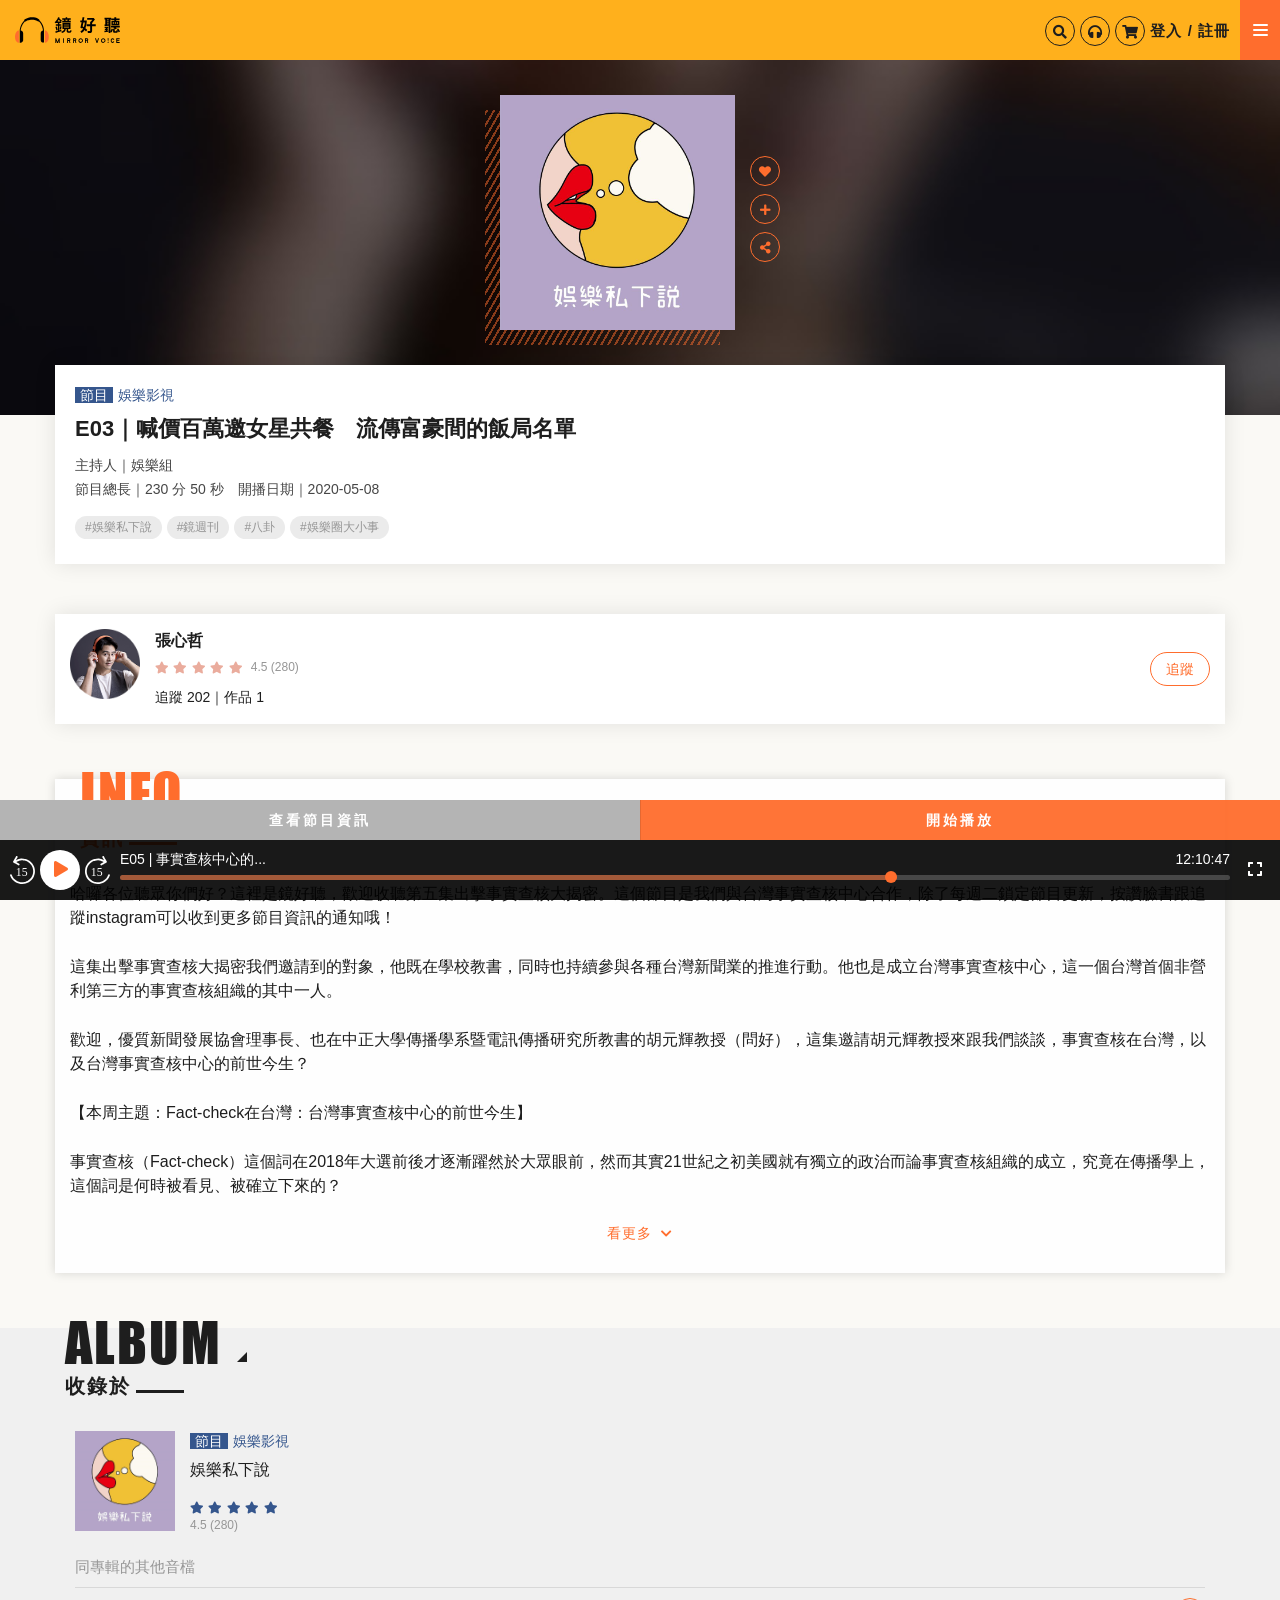
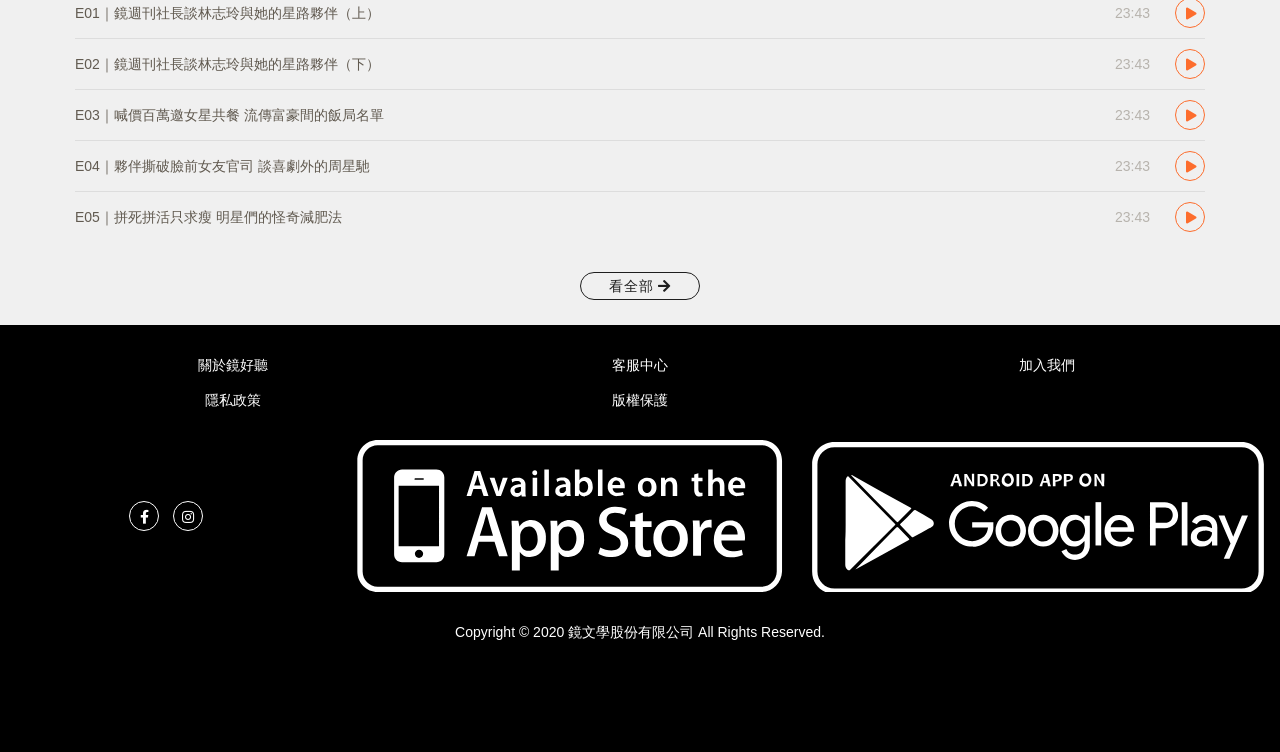
<file: single-podcast.html>
<!DOCTYPE html>
<html lang="">

<head>
    <meta charset="utf-8">
    <meta http-equiv="X-UA-Compatible" content="IE=edge">
    <meta name="viewport" content="width=device-width, initial-scale=1">

    <meta http-equiv="pragma" content="no-cache">
    <meta http-equiv="expires" content="0">
    <meta http-equiv="cache-control" content="no-cache">

    <title>鏡好聽</title>
    
    

    <!-- Bootstrap CSS -->
    <link rel="stylesheet" href="css/bootstrap.min.css">

    <!-- Swiper CSS -->
    <link rel="stylesheet" href="css/swiper-bundle.min.css">

    <!-- font awesome -->
    <link rel="stylesheet" href="css/font-awesome.min.css">
    <link rel="stylesheet" href="https://use.fontawesome.com/releases/v5.2.0/css/all.css" integrity="sha384-hWVjflwFxL6sNzntih27bfxkr27PmbbK/iSvJ+a4+0owXq79v+lsFkW54bOGbiDQ" crossorigin="anonymous">
    
    <!-- Header/Footer CSS -->
    

    <!-- Index CSS -->
    <link rel="stylesheet" href="css/style.css">



    <!--Google Ads-->


</head>

<body>

    <input type="checkbox" name="" id="main-switch">

    <header class="main">
        <div class="main-logo">
            <a href="index.html"><img src="img/logo-voice.svg"></a>
            <label class="hb">
                <span></span>
                <span></span>
                <span></span>
            </label>
        </div>
        <nav class="main-nav">
            <ul>
                <li><a href="#">聽節目</a></li>
                <li><a href="#">聽課程</a></li>
                <li><a href="#">聽書</a></li>
                <li><a href="#">聽主播</a></li>
                <li><a href="#">聽企劃</a></li>
                <li><a href="#">訂閱鏡好聽</a></li>
                <li><a href="#">APP下載</a></li>
                <li class="nav-icon">
                    <a class="icon facebook" href="#"><i class="fab fa-facebook-f"></i></a>
                    <a class="icon instagram" href="#"><i class="fab fa-instagram"></i></a>
                </li>
            </ul>
        </nav>
        <div class="main-icon">
            <a class="icon search" href="#"><i class="fas fa-search"></i></a>
            <a class="icon headphones" href="#"><i class="fas fa-headphones"></i></a>
            <a class="icon shopping" href="#"><i class="fas fa-shopping-cart"></i></a>
            <a class="login" href="#">登入 / 註冊</a>
        </div>
    </header>



    <main class="bg-y single-podcast">
        <section class="album-personal">
            <div class="container">
                <div class="album-img">
                    <div class="album-photo"><img src="img/img-album-podcast.jpg" alt=""></div>
                    <div class="album-icon">
                        <a class="icon" href="#"><i class="fas fa-heart"></i></a>
                        <a class="icon" href="#"><i class="fas fa-plus"></i></a>
                        <a class="icon" href="#"><i class="fas fa-share-alt"></i></a>
                    </div>
                </div>
            </div>
        </section>



        <section class="album-content">
            <div class="container">
                <div class="album-txt-box">
                    <div class="album-txt">
                        <div class="name">
                            <div class="tag">
                                <span>節目</span>娛樂影視
                            </div>
                            <h3>E03｜喊價百萬邀女星共餐　流傳富豪間的飯局名單</h3>
                        </div>
                    </div>
                    <p class="des">主持人｜娛樂組<br>節目總長｜230 分 50 秒　開播日期｜2020-05-08</p>
                    <div class="album-tag">
                        <div class="tag-item">#娛樂私下說</div>
                        <div class="tag-item">#鏡週刊</div>
                        <div class="tag-item">#八卦</div>
                        <div class="tag-item">#娛樂圈大小事</div>
                    </div>
                </div>
            </div>
        </section>



        <!-- 主播 -->
        <section>
            <div class="container">
                <div class="anchor-box">
                    <div class="voice-item">
                        <div class="voice-img">
                            <a href="voice-personal.html"><img src="img/img-voice-01.png" alt=""></a>
                        </div>
                        <div class="voice-txt">
                            <h4><a href="voice-personal.html">張心哲</a></h4>
                            <div class="star">
                                <div class="icon-star">
                                    <i class="fas fa-star"></i>
                                    <i class="fas fa-star"></i>
                                    <i class="fas fa-star"></i>
                                    <i class="fas fa-star"></i>
                                    <i class="fas fa-star"></i>
                                </div>
                                <p>4.5 (280)</p>
                            </div>
                            <p>追蹤  202｜作品  1</p>
                        </div>
                        <button type="button" class="btn btn-default btn-track">追蹤</button>
                    </div> 
                </div>
            </div>
        </section>



        <!-- 資訊 -->
        <section>
            <div class="container">
                <div class="informa-box">
                    <div class="title">
                        <div class="title-txt">
                            <h2>INFO</h2>
                            <p>資訊</p>
                        </div>
                    </div>
                    <div class="informa-txt">
                        <p>哈囉各位聽眾你們好？這裡是鏡好聽，歡迎收聽第五集出擊事實查核大揭密。這個節目是我們與台灣事實查核中心合作，除了每週二鎖定節目更新，按讚臉書跟追蹤instagram可以收到更多節目資訊的通知哦！</p>
                        <p>這集出擊事實查核大揭密我們邀請到的對象，他既在學校教書，同時也持續參與各種台灣新聞業的推進行動。他也是成立台灣事實查核中心，這一個台灣首個非營利第三方的事實查核組織的其中一人。</p>
                        <p>歡迎，優質新聞發展協會理事長、也在中正大學傳播學系暨電訊傳播研究所教書的胡元輝教授（問好），這集邀請胡元輝教授來跟我們談談，事實查核在台灣，以及台灣事實查核中心的前世今生？</p>
                        <p>【本周主題：Fact-check在台灣：台灣事實查核中心的前世今生】</p>
                        <p>事實查核（Fact-check）這個詞在2018年大選前後才逐漸躍然於大眾眼前，然而其實21世紀之初美國就有獨立的政治而論事實查核組織的成立，究竟在傳播學上，這個詞是何時被看見、被確立下來的？</p>
                    </div>
                    <button type="button" class="btn-more">看更多 <i class="fas fa-chevron-down"></i></button>
                </div>
            </div>
        </section> 



        <!-- 收錄於 -->
        <section class="included-voice">
            <div class="container">
                <div class="title">
                    <div class="title-txt">
                        <h2>ALBUM</h2>
                        <p>收錄於</p>
                    </div>
                </div>
                <div class="list-name">
                    <div class="work-img">
                        <img src="img/img-book-01.jpg" alt="">
                    </div>
                    <div class="work-title">
                        <div class="tag">
                            <span>節目</span>娛樂影視
                        </div>
                        <h3>娛樂私下說</h3>
                        <div class="book-price">
                            <div class="star">
                                <div class="icon-star">
                                    <i class="fas fa-star"></i>
                                    <i class="fas fa-star"></i>
                                    <i class="fas fa-star"></i>
                                    <i class="fas fa-star"></i>
                                    <i class="fas fa-star"></i>
                                </div>
                                <p>4.5 (280)</p>
                            </div>
                        </div>
                    </div>
                </div>
                <p class="other">同專輯的其他音檔</p>
                <div class="anchor-voice-box">
                    <div class="anchor-voice-item">
                        <h3>E01｜鏡週刊社長談林志玲與她的星路夥伴（上）</h3>
                        <div class="length">
                            <p>23:43</p>
                            <button type="button" class="icon-play" data-toggle="modal" data-target="#myModal"><i class="fas fa-play"></i></button>
                        </div>
                    </div>
                    <div class="anchor-voice-item">
                        <h3>E02｜鏡週刊社長談林志玲與她的星路夥伴（下）</h3>
                        <div class="length">
                            <p>23:43</p>
                            <button type="button" class="icon-play" data-toggle="modal" data-target="#myModal"><i class="fas fa-play"></i></button>
                        </div>
                    </div>
                    <div class="anchor-voice-item">
                        <h3>E03｜喊價百萬邀女星共餐 流傳富豪間的飯局名單</h3>
                        <div class="length">
                            <p>23:43</p>
                            <button type="button" class="icon-play" data-toggle="modal" data-target="#myModal"><i class="fas fa-play"></i></button>
                        </div>
                    </div>
                    <div class="anchor-voice-item">
                        <h3>E04｜夥伴撕破臉前女友官司 談喜劇外的周星馳</h3>
                        <div class="length">
                            <p>23:43</p>
                            <button type="button" class="icon-play" data-toggle="modal" data-target="#myModal"><i class="fas fa-play"></i></button>
                        </div>
                    </div>
                    <div class="anchor-voice-item">
                        <h3>E05｜拼死拼活只求瘦 明星們的怪奇減肥法</h3>
                        <div class="length">
                            <p>23:43</p>
                            <button type="button" class="icon-play" data-toggle="modal" data-target="#myModal"><i class="fas fa-play"></i></button>
                        </div>
                    </div>
                </div>
                <a class="btn-more-oblong" href="#">看全部 <i class="fas fa-arrow-right"></i></a>
            </div>
        </section>
    </main>


    <div class="btn-group-bottom">
        <a href="#" class="btn-more btn-gray">查看節目資訊</a>
        <a href="#" class="btn-more">開始播放</a>
    </div>
    


    <div class="player">
        <div class="player-icon">
            <button class="icon-backward"><img src="img/icon/backward-15.svg"></button>  
            <button class="icon-play"><p><i class="fas fa-play"></i></p></button>  
            <button class="icon-forward"><img src="img/icon/forward-15.svg"></button>   
        </div>
        <div class="player-bar">
            <div class="bar-txt">
                <p>E05 | 事實查核中心的...</p>
                <p class="time">12:10:47</p>  
            </div>
            <button class="bar-icon">
                <span class="strip"></span> 
                <span class="strip strip-active"></span>
            </button>
        </div>
        <button type="button" class="icon-expand" data-toggle="modal" data-target="#myModal"><i class="fas fa-expand"></i></button>
    </div>

    <!-- Modal -->
    <div class="modal fade modal-player" id="myModal" role="dialog">
        <div class="modal-dialog">
        
            <!-- Modal content-->
            <div class="modal-content">
                <div class="modal-header">
                    <div class="dropdown">
                        <button class="icon icon-list dropdown-toggle" id="menu-message" type="button" data-toggle="dropdown"><i class="fas fa-list-ul"></i></button>
                        <ul class="dropdown-menu" role="menu" aria-labelledby="menu-message">
                            <li role="presentation"><a role="menuitem" tabindex="-1" href="#">E01｜正宮是小三？ 資深娛樂記者說小豬情史資深娛樂記者說小豬情史...</a></li>
                            <li role="presentation"><a class="active" role="menuitem" tabindex="-1" href="#">E02｜正宮是小三？ 資深娛樂記者說小豬情史...</a></li>
                            <li role="presentation"><a role="menuitem" tabindex="-1" href="#">E03｜正宮是小三？ 資深娛樂記者說小豬情史...</a></li>
                            <li role="presentation"><a role="menuitem" tabindex="-1" href="#">E04｜正宮是小三？ 資深娛樂記者說小豬情史...</a></li>
                            <li role="presentation"><a role="menuitem" tabindex="-1" href="#">E05｜正宮是小三？ 資深娛樂記者說小豬情史...</a></li>
                        </ul>
                    </div>
                    <button type="button" data-dismiss="modal"><i class="fas fa-compress"></i></button>
                </div>
                <div class="modal-body">
                    <div class="player-o-img">
                        <div class="box-img"><img src="img/img-course.jpg"></div>
                        <div class="box-icon">
                            <button class="icon"><i class="fas fa-heart"></i></button>
                            <button class="icon"><i class="fas fa-plus"></i></button>
                            <button class="icon"><i class="fas fa-share-alt"></i></button>
                        </div>
                    </div>
                    <div class="player-o-txt">
                        <h3>E05｜事實查核中心的前世今生？　一場提升媒體素養的公民運動—專訪優秀新聞發展協會理事長胡元輝</h3>
                        <p>主播 | 主播名字</p>
                    </div>
                </div>
                <div class="modal-footer">
                    <div class="player-o-bar">
                        <div class="bar-length">
                            <div class="dropdown">
                                <button class="length dropdown-toggle" id="menu-message" type="button" data-toggle="dropdown">x 1.25</button>
                                <ul class="dropdown-menu" role="menu" aria-labelledby="menu-message">
                                    <li role="presentation"><a role="menuitem" tabindex="-1" href="#">2.0</a></li>
                                    <li role="presentation"><a role="menuitem" tabindex="-1" href="#">1.5</a></li>
                                    <li role="presentation"><a class="active" role="menuitem" tabindex="-1" href="#">1.25</a></li>
                                    <li role="presentation"><a role="menuitem" tabindex="-1" href="#">1.0</a></li>
                                    <li role="presentation"><a role="menuitem" tabindex="-1" href="#">0.75</a></li>
                                    <li role="presentation"><a role="menuitem" tabindex="-1" href="#">0.5</a></li>
                                </ul>
                            </div>
                            <button class="time"type="button" data-toggle="dropdown">12:10 / 29:47</button>
                        </div>
                        <button class="bar-icon">
                            <span class="strip"></span>
                            <span class="strip strip-active"></span>
                        </button>
                    </div>
                    <div class="player-o-btn">
                        <button class="icon-repeat"><img src="img/icon/repeat.svg"></button>
                        <div class="player-icon">
                            <button class="icon-backward"><img src="img/icon/backward-15.svg"></button>  
                            <button class="icon-play"><p><i class="fas fa-play"></i></p></button>  
                            <button class="icon-forward"><img src="img/icon/forward-15.svg"></button>   
                        </div>
                        <button><i class="fas fa-moon"></i></button>
                    </div>
                </div>
            </div>
          
        </div>
    </div>



    <footer class="footer footer-bottom">
        <ul class="footer-list">
            <li><a href="#">關於鏡好聽</a></li>
            <li><a href="#">客服中心</a></li>
            <li><a href="#">加入我們</a></li>
            <li><a href="#">隱私政策　</a></li>
            <li><a href="#">版權保護</a></li>
        </ul>
        <div class="footer-icon">
            <div class="item-icon">
                <a class="icon icon-facebook" href="#"><i class="fab fa-facebook-f"></i></a>
                <a class="icon icon-instagram" href="#"><i class="fab fa-instagram"></i></a>
            </div>

            <div class="item-app">
                <a class="app" href="#"><img src="img/appstore.svg"></a>
                <a class="app" href="#"><img src="img/googleplay.svg"></a>
            </div>  
        </div>
        <p class="copyright">Copyright © 2020 鏡文學股份有限公司 All Rights Reserved. </p>
    </footer>



    <label for="main-switch" class="hb-bg"></label>





    <!-- Bootstrap JS -->
    <script src="js/jquery.js"></script>
    <script src="js/bootstrap.min.js"></script>


    <!-- Swiper JS -->
    <script src="js/swiper-bundle.min.js"></script>
    <script>
        var swiper = new Swiper('.kv-swiper-container', {
          cssMode: true,
          navigation: {
            nextEl: '.swiper-button-next',
            prevEl: '.swiper-button-prev',
          },
          pagination: {
            el: '.kv-swiper-pagination',
            clickable: true,
          },
          mousewheel: true,
          keyboard: true,
        });
    </script>

    <script>
        var swiper = new Swiper('.swiper-container', {
          slidesPerView: 'auto',
          spaceBetween: 15,
          pagination: {
            el: '.swiper-pagination',
            clickable: true,
          },
        });
    </script>



    <script>
        // First we get the viewport height and we multiple it by 1% to get a value for a vh unit
        let vh = window.innerHeight * 0.01;
        // Then we set the value in the --vh custom property to the root of the document
        document.documentElement.style.setProperty('--vh', `${vh}px`);
    </script>

</body>


</html>
</file>
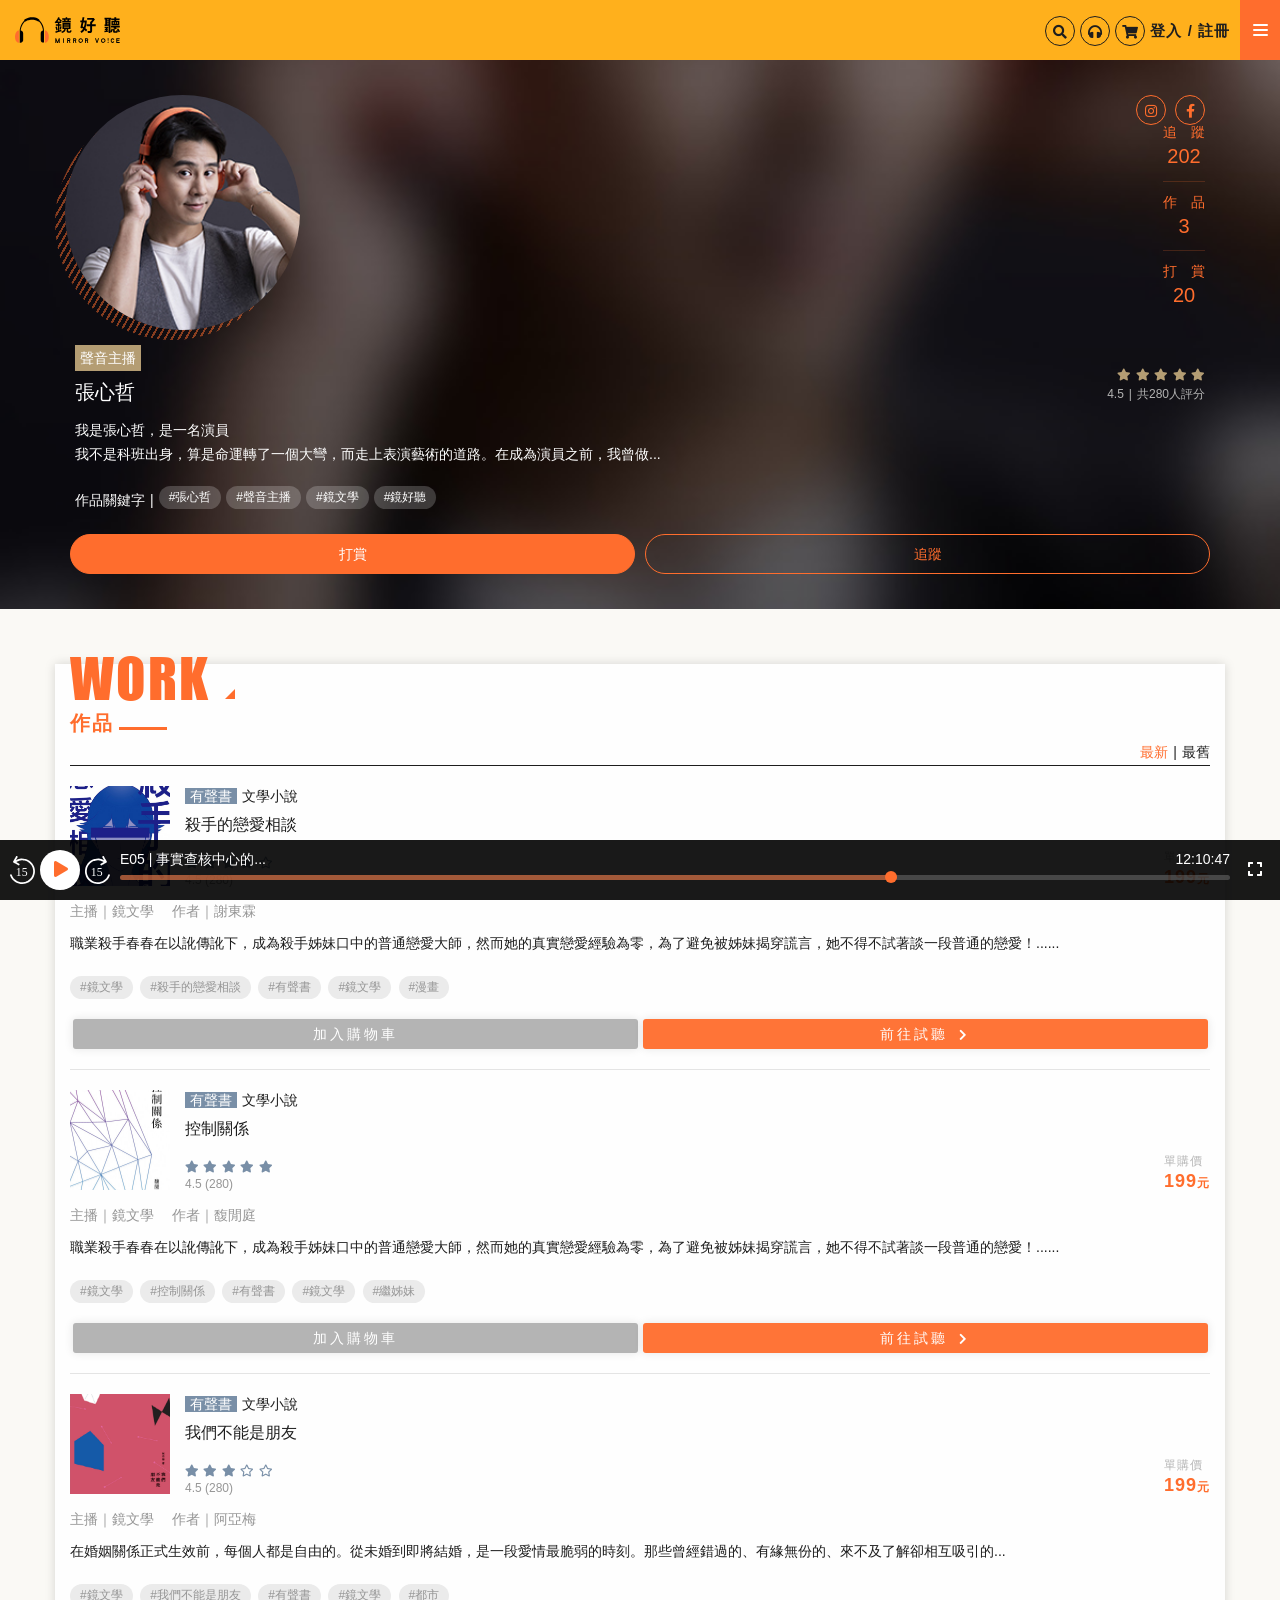
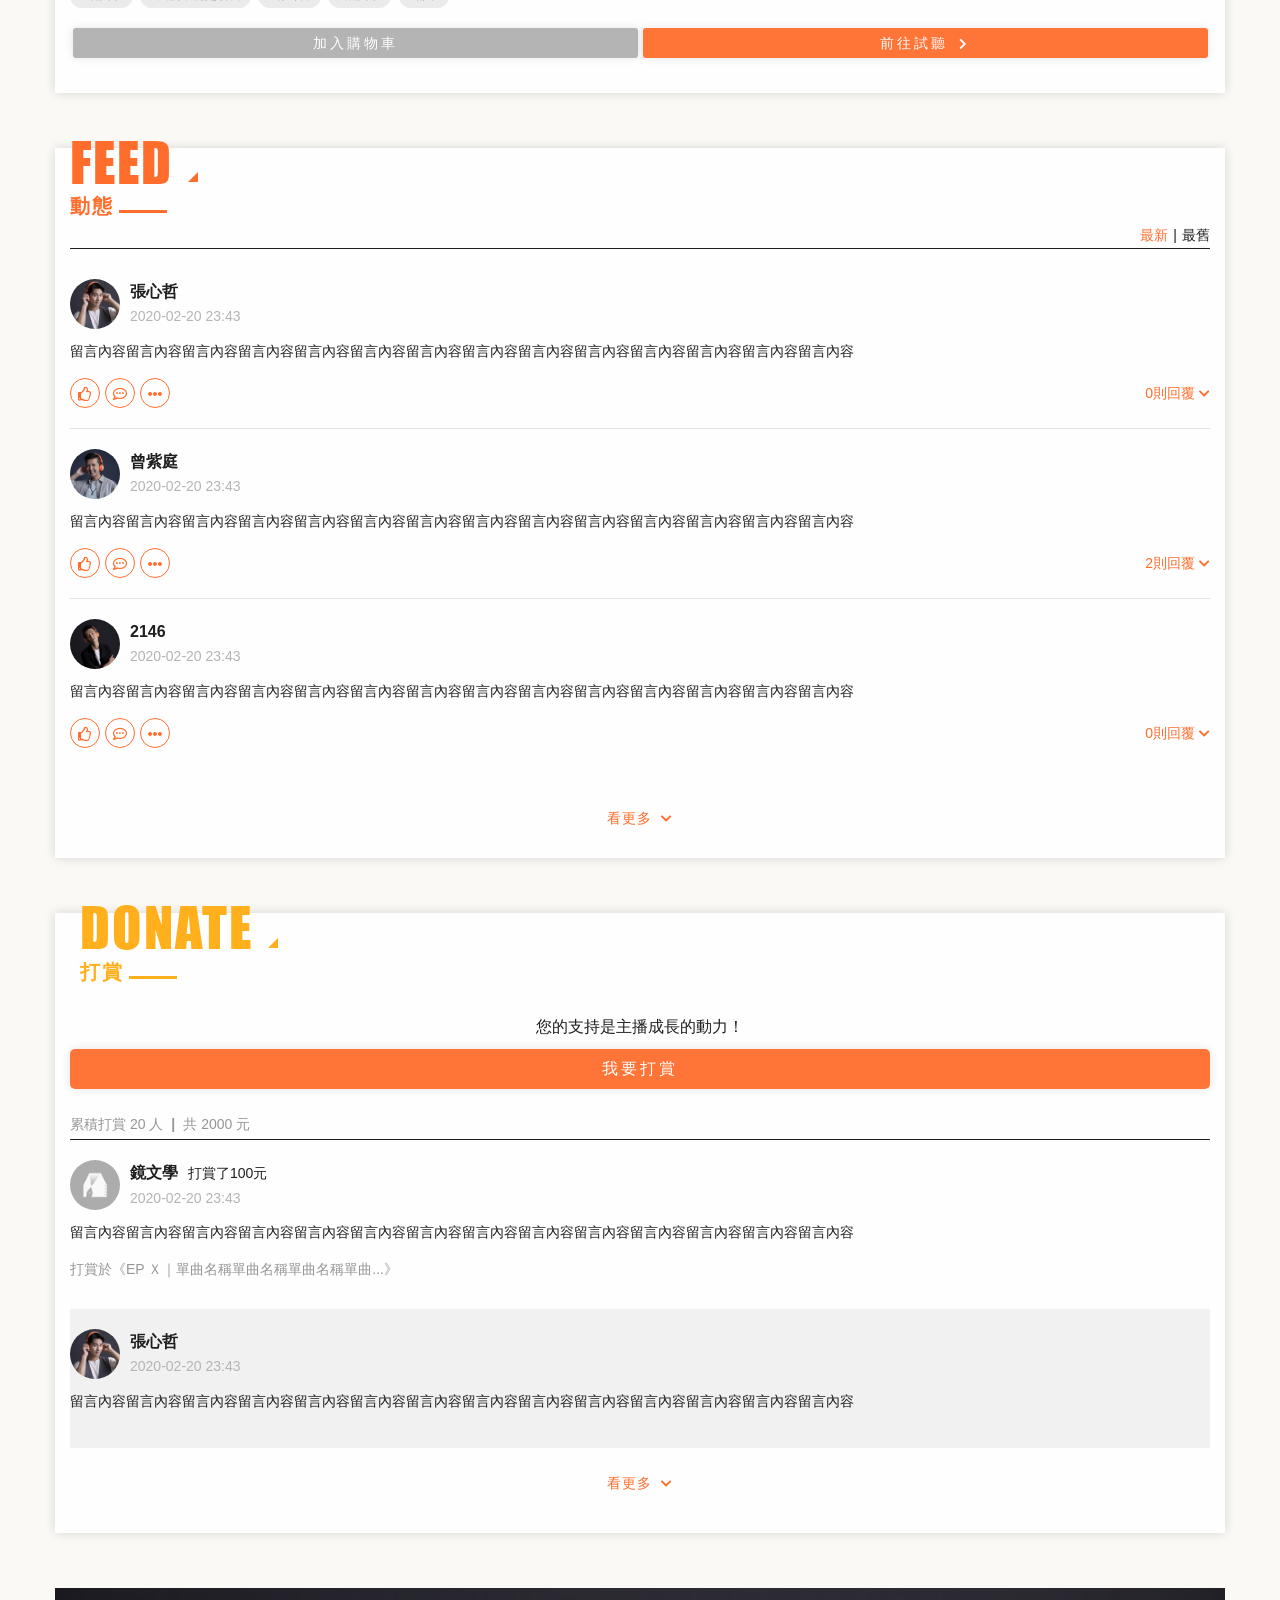
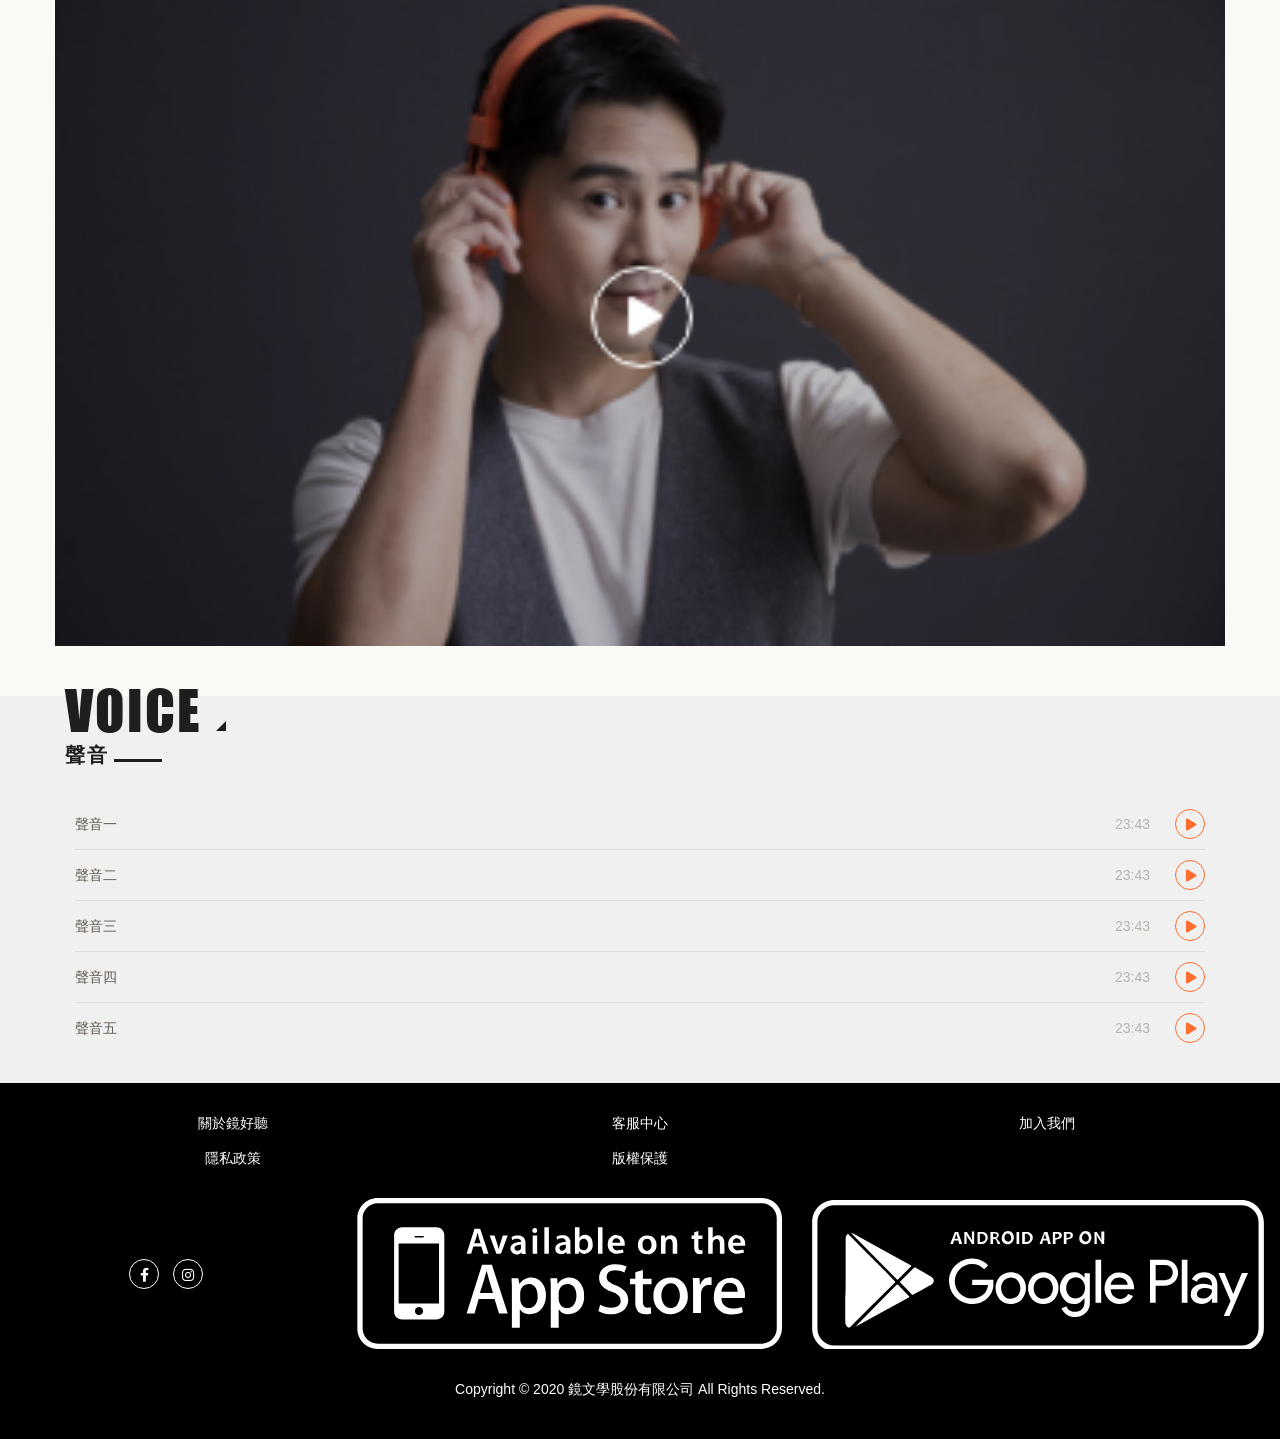
<file: voice-personal.html>
<!DOCTYPE html>
<html lang="">

<head>
    <meta charset="utf-8">
    <meta http-equiv="X-UA-Compatible" content="IE=edge">
    <meta name="viewport" content="width=device-width, initial-scale=1">

    <meta http-equiv="pragma" content="no-cache">
    <meta http-equiv="expires" content="0">
    <meta http-equiv="cache-control" content="no-cache">

    <title>鏡好聽</title>
    
    

    <!-- Bootstrap CSS -->
    <link rel="stylesheet" href="css/bootstrap.min.css">

    <!-- Swiper CSS -->
    <link rel="stylesheet" href="css/swiper-bundle.min.css">

    <!-- font awesome -->
    <link rel="stylesheet" href="css/font-awesome.min.css">
    <link rel="stylesheet" href="https://use.fontawesome.com/releases/v5.2.0/css/all.css" integrity="sha384-hWVjflwFxL6sNzntih27bfxkr27PmbbK/iSvJ+a4+0owXq79v+lsFkW54bOGbiDQ" crossorigin="anonymous">
    
    <!-- Header/Footer CSS -->
    

    <!-- Index CSS -->
    <link rel="stylesheet" href="css/style.css">



    <!--Google Ads-->


</head>

<body>

    <input type="checkbox" name="" id="main-switch">

    <header class="main">
        <div class="main-logo">
            <a href="index.html"><img src="img/logo-voice.svg"></a>
            <label class="hb">
                <span></span>
                <span></span>
                <span></span>
            </label>
        </div>
        <nav class="main-nav">
            <ul>
                <li><a href="#">聽節目</a></li>
                <li><a href="#">聽課程</a></li>
                <li><a href="#">聽書</a></li>
                <li><a href="#">聽主播</a></li>
                <li><a href="#">聽企劃</a></li>
                <li><a href="#">訂閱鏡好聽</a></li>
                <li><a href="#">APP下載</a></li>
                <li class="nav-icon">
                    <a class="icon facebook" href="#"><i class="fab fa-facebook-f"></i></a>
                    <a class="icon instagram" href="#"><i class="fab fa-instagram"></i></a>
                </li>
            </ul>
        </nav>
        <div class="main-icon">
            <a class="icon search" href="#"><i class="fas fa-search"></i></a>
            <a class="icon headphones" href="#"><i class="fas fa-headphones"></i></a>
            <a class="icon shopping" href="#"><i class="fas fa-shopping-cart"></i></a>
            <a class="login" href="#">登入 / 註冊</a>
        </div>
    </header>



    <main class="bg-y">
        <section class="anchor-personal">
            <div class="container">
                <div class="anchor-img">
                    <div class="img-member"><img src="img/img-voice-01-.jpg" alt=""></div>
                    <div class="anchor-icon">
                        <a class="icon instagram" href="#"><i class="fab fa-instagram"></i></a>
                        <a class="icon facebook" href="#"><i class="fab fa-facebook-f"></i></a>
                    </div>
                    <div class="anchor-info">
                        <p>追　蹤 <span>202</span></p>
                        <p>作　品 <span>3</span></p>
                        <p>打　賞 <span>20</span></p>
                    </div>
                </div>
                <div class="anchor-txt">
                    <div class="name">
                        <span>聲音主播</span>
                        <h3>張心哲</h3>
                    </div>
                    <div class="star">
                        <div class="icon-star">
                            <i class="fas fa-star"></i>
                            <i class="fas fa-star"></i>
                            <i class="fas fa-star"></i>
                            <i class="fas fa-star"></i>
                            <i class="fas fa-star"></i>
                        </div>
                        <p>4.5<span>共280人評分</span></p>
                    </div>
                </div>
                <p class="anchor-intro">我是張心哲，是一名演員<br>我不是科班出身，算是命運轉了一個大彎，而走上表演藝術的道路。在成為演員之前，我曾做...</p>
                <div class="anchor-tag">
                    <p>作品關鍵字</p>
                    <div class="tag-item">#張心哲</div>
                    <div class="tag-item">#聲音主播</div>
                    <div class="tag-item">#鏡文學</div>
                    <div class="tag-item">#鏡好聽</div>
                </div>
                <div class="anchor-btn">
                    <button type="button" class="btn btn-default btn-donate">打賞</button>
                    <button type="button" class="btn btn-default btn-track">追蹤</button>
                </div>
            </div>
        </section>



        <!-- 作品 -->
        <section>
            <div class="container">
                <div class="work-box">
                    <div class="title">
                        <div class="title-txt">
                            <h2>WORK</h2>
                            <p>作品</p>
                        </div>
                    </div>
                    <div class="class">
                        <p class="active">最新</p><p>最舊</p>
                    </div>
                    <div class="work-item">
                        <div class="work-item-list">
                            <div class="list-name">
                                <div class="work-img">
                                    <img src="img/img-ranking-11-.jpg" alt="">
                                </div>
                                <div class="work-title">
                                    <div class="tag">
                                        <span>有聲書</span>文學小說
                                    </div>
                                    <h3>殺手的戀愛相談</h3>
                                    <div class="book-price">
                                        <div class="star">
                                            <div class="icon-star">
                                                <i class="fas fa-star"></i>
                                                <i class="fas fa-star"></i>
                                                <i class="fas fa-star"></i>
                                                <i class="fas fa-star"></i>
                                                <i class="far fa-star"></i>
                                            </div>
                                            <p>4.5 (280)</p>
                                        </div>
                                        <div class="price">
                                            <p>單購價</p>
                                            <p>199<span>元</span></p>
                                        </div>
                                    </div>
                                </div>
                            </div>
                            <div class="list-txt">
                                <p>主播｜鏡文學　 作者｜謝東霖</p>
                                <p class="intro">職業殺手春春在以訛傳訛下，成為殺手姊妹口中的普通戀愛大師，然而她的真實戀愛經驗為零，為了避免被姊妹揭穿謊言，她不得不試著談一段普通的戀愛！......</p>
                            </div>
                            <div class="tag list-tag">
                                <div class="tag-item">#鏡文學</div>
                                <div class="tag-item">#殺手的戀愛相談</div>
                                <div class="tag-item">#有聲書</div>
                                <div class="tag-item">#鏡文學</div>
                                <div class="tag-item">#漫畫</div>
                            </div>
                            <div class="list-btn">
                                <a class="btn-more" href="album-book.html">加入購物車</a>
                                <a class="btn-more" href="album-book.html">前往試聽 <i class="fas fa-chevron-right"></i></a>
                            </div>
                        </div>
                        <div class="work-item-list">
                            <div class="list-name">
                                <div class="work-img">
                                    <img src="img/img-ranking-12-.jpg" alt="">
                                </div>
                                <div class="work-title">
                                    <div class="tag">
                                        <span>有聲書</span>文學小說
                                    </div>
                                    <h3>控制關係</h3>
                                    <div class="book-price">
                                        <div class="star">
                                            <div class="icon-star">
                                                <i class="fas fa-star"></i>
                                                <i class="fas fa-star"></i>
                                                <i class="fas fa-star"></i>
                                                <i class="fas fa-star"></i>
                                                <i class="fas fa-star"></i>
                                            </div>
                                            <p>4.5 (280)</p>
                                        </div>
                                        <div class="price">
                                            <p>單購價</p>
                                            <p>199<span>元</span></p>
                                        </div>
                                    </div>
                                </div>
                            </div>
                            <div class="list-txt">
                                <p>主播｜鏡文學　 作者｜馥閒庭</p>
                                <p class="intro">職業殺手春春在以訛傳訛下，成為殺手姊妹口中的普通戀愛大師，然而她的真實戀愛經驗為零，為了避免被姊妹揭穿謊言，她不得不試著談一段普通的戀愛！......</p>
                            </div>
                            <div class="tag list-tag">
                                <div class="tag-item">#鏡文學</div>
                                <div class="tag-item">#控制關係</div>
                                <div class="tag-item">#有聲書</div>
                                <div class="tag-item">#鏡文學</div>
                                <div class="tag-item">#繼姊妹</div>
                            </div>
                            <div class="list-btn">
                                <a class="btn-more" href="album-book.html">加入購物車</a>
                                <a class="btn-more" href="album-book.html">前往試聽 <i class="fas fa-chevron-right"></i></a>
                            </div>
                        </div>
                        <div class="work-item-list">
                            <div class="list-name">
                                <div class="work-img">
                                    <img src="img/img-ranking-14-.jpg" alt="">
                                </div>
                                <div class="work-title">
                                    <div class="tag">
                                        <span>有聲書</span>文學小說
                                    </div>
                                    <h3>我們不能是朋友</h3>
                                    <div class="book-price">
                                        <div class="star">
                                            <div class="icon-star">
                                                <i class="fas fa-star"></i>
                                                <i class="fas fa-star"></i>
                                                <i class="fas fa-star"></i>
                                                <i class="far fa-star"></i>
                                                <i class="far fa-star"></i>
                                            </div>
                                            <p>4.5 (280)</p>
                                        </div>
                                        <div class="price">
                                            <p>單購價</p>
                                            <p>199<span>元</span></p>
                                        </div>
                                    </div>
                                </div>
                            </div>
                            <div class="list-txt">
                                <p>主播｜鏡文學　 作者｜阿亞梅</p>
                                <p class="intro">在婚姻關係正式生效前，每個人都是自由的。從未婚到即將結婚，是一段愛情最脆弱的時刻。那些曾經錯過的、有緣無份的、來不及了解卻相互吸引的...</p>
                            </div>
                            <div class="tag list-tag">
                                <div class="tag-item">#鏡文學</div>
                                <div class="tag-item">#我們不能是朋友</div>
                                <div class="tag-item">#有聲書</div>
                                <div class="tag-item">#鏡文學</div>
                                <div class="tag-item">#都市</div>
                            </div>
                            <div class="list-btn">
                                <a class="btn-more" href="album-book.html">加入購物車</a>
                                <a class="btn-more" href="album-book.html">前往試聽 <i class="fas fa-chevron-right"></i></a>
                            </div>
                        </div>
                    </div>
                </div>
            </div>
        </section>  



        <!-- 動態 -->
        <section>
            <div class="container">
                <div class="feed-box">
                    <div class="title">
                        <div class="title-txt">
                            <h2>FEED</h2>
                            <p>動態</p>
                        </div>
                    </div>
                    <div class="class">
                        <p class="active">最新</p><p>最舊</p>
                    </div>
                    <div class="message-item">
                        <div class="message-item-list">
                            <div class="list-name">
                                <div class="message-img">
                                    <img src="img/img-voice-01-.jpg" alt="">
                                </div>
                                <div class="message-title">
                                    <h4>張心哲</h4>
                                    <p>2020-02-20 23:43</p>
                                </div>
                            </div>
                            <div class="list-txt">
                                <p class="intro">留言內容留言內容留言內容留言內容留言內容留言內容留言內容留言內容留言內容留言內容留言內容留言內容留言內容留言內容</p>
                            </div>
                            <div class="list-btn">
                                <div class="message">
                                    <button type="button" class="icon" href="#"><i class="far fa-thumbs-up"></i></button>
                                    <button type="button" class="icon" href="#"><i class="far fa-comment-dots"></i></button>
                                    <div class="dropdown">
                                        <button class="icon dropdown-toggle" id="menu-message" type="button" data-toggle="dropdown"><i class="fas fa-ellipsis-h"></i></button>
                                        <ul class="dropdown-menu" role="menu" aria-labelledby="menu-message">
                                            <li role="presentation"><a role="menuitem" tabindex="-1" href="#">檢舉留言</a></li>
                                            <li role="presentation"><a role="menuitem" tabindex="-1" href="#">編輯留言</a></li>
                                            <li role="presentation"><a role="menuitem" tabindex="-1" href="#">刪除留言</a></li>
                                        </ul>
                                    </div>
                                </div>
                                <button type="button" class="reply">0則回覆 <i class="fas fa-chevron-down"></i></button>
                            </div>
                        </div>
                        <div class="message-item-list">
                            <div class="list-name">
                                <div class="message-img">
                                    <img src="img/img-voice-02-.jpg" alt="">
                                </div>
                                <div class="message-title">
                                    <h4>曾紫庭</h4>
                                    <p>2020-02-20 23:43</p>
                                </div>
                            </div>
                            <div class="list-txt">
                                <p class="intro">留言內容留言內容留言內容留言內容留言內容留言內容留言內容留言內容留言內容留言內容留言內容留言內容留言內容留言內容</p>
                            </div>
                            <div class="list-btn">
                                <div class="message">
                                    <button type="button" class="icon" href="#"><i class="far fa-thumbs-up"></i></button>
                                    <button type="button" class="icon" href="#"><i class="far fa-comment-dots"></i></button>
                                    <div class="dropdown">
                                        <button class="icon dropdown-toggle" id="menu-message" type="button" data-toggle="dropdown"><i class="fas fa-ellipsis-h"></i></button>
                                        <ul class="dropdown-menu" role="menu" aria-labelledby="menu-message">
                                            <li role="presentation"><a role="menuitem" tabindex="-1" href="#">檢舉留言</a></li>
                                            <li role="presentation"><a role="menuitem" tabindex="-1" href="#">編輯留言</a></li>
                                            <li role="presentation"><a role="menuitem" tabindex="-1" href="#">刪除留言</a></li>
                                        </ul>
                                    </div>
                                </div>
                                <button type="button" class="reply" data-toggle="collapse" data-target="#collapse-message">2則回覆 <i class="fas fa-chevron-down"></i></button>
                            </div>
                        </div>
                        <div id="collapse-message" class="collapse message-item-list message-item-member">
                            <div class="list-name">
                                <div class="message-img">
                                    <img src="img/member-01.jpg" alt="">
                                </div>
                                <div class="message-title">
                                    <h4>鏡文學</h4>
                                    <p>2020-02-20 23:43</p>
                                </div>
                            </div>
                            <div class="list-txt">
                                <p class="intro">留言內容留言內容留言內容留言內容留言內容留言內容留言內容留言內容留言內容留言內容留言內容留言內容留言內容留言內容</p>
                            </div>
                            <div class="list-btn">
                                <div class="message">
                                    <button type="button" class="icon" href="#"><i class="far fa-thumbs-up"></i></button>
                                    <button type="button" class="icon" href="#"><i class="far fa-comment-dots"></i></button>
                                    <div class="dropdown">
                                        <button class="icon dropdown-toggle" id="menu-message" type="button" data-toggle="dropdown"><i class="fas fa-ellipsis-h"></i></button>
                                        <ul class="dropdown-menu" role="menu" aria-labelledby="menu-message">
                                            <li role="presentation"><a role="menuitem" tabindex="-1" href="#">檢舉留言</a></li>
                                            <li role="presentation"><a role="menuitem" tabindex="-1" href="#">編輯留言</a></li>
                                            <li role="presentation"><a role="menuitem" tabindex="-1" href="#">刪除留言</a></li>
                                        </ul>
                                    </div>
                                </div>
                            </div>
                        </div>
                        <div class="message-item-list">
                            <div class="list-name">
                                <div class="message-img">
                                    <img src="img/img-voice-04-.jpg" alt="">
                                </div>
                                <div class="message-title">
                                    <h4>2146</h4>
                                    <p>2020-02-20 23:43</p>
                                </div>
                            </div>
                            <div class="list-txt">
                                <p class="intro">留言內容留言內容留言內容留言內容留言內容留言內容留言內容留言內容留言內容留言內容留言內容留言內容留言內容留言內容</p>
                            </div>
                            <div class="list-btn">
                                <div class="message">
                                    <button type="button" class="icon" href="#"><i class="far fa-thumbs-up"></i></button>
                                    <button type="button" class="icon" href="#"><i class="far fa-comment-dots"></i></button>
                                    <div class="dropdown">
                                        <button class="icon dropdown-toggle" id="menu-message" type="button" data-toggle="dropdown"><i class="fas fa-ellipsis-h"></i></button>
                                        <ul class="dropdown-menu" role="menu" aria-labelledby="menu-message">
                                            <li role="presentation"><a role="menuitem" tabindex="-1" href="#">檢舉留言</a></li>
                                            <li role="presentation"><a role="menuitem" tabindex="-1" href="#">編輯留言</a></li>
                                            <li role="presentation"><a role="menuitem" tabindex="-1" href="#">刪除留言</a></li>
                                        </ul>
                                    </div>
                                </div>
                                <button type="button" class="reply">0則回覆 <i class="fas fa-chevron-down"></i></button>
                            </div>
                        </div>
                    </div>
                    <button type="button" class="btn-more">看更多 <i class="fas fa-chevron-down"></i></button>
                </div>
            </div>
        </section> 



        <!-- 打賞 -->
        <section>
            <div class="container">
                <div class="donate-box">
                    <div class="title">
                        <div class="title-txt">
                            <h2>DONATE</h2>
                            <p>打賞</p>
                        </div>
                    </div>
                    <p class="donate-txt">您的支持是主播成長的動力！</p>
                    <a class="btn-more" href="#">我要打賞</a>
                    <div class="accum">
                        <p>累積打賞 20 人</p><p>共 2000 元</p>
                    </div>
                    <div class="message-item">
                        <div class="message-item-list">
                            <div class="list-name">
                                <div class="message-img">
                                    <img src="img/member-01.jpg" alt="">
                                </div>
                                <div class="message-title">
                                    <div class="message-money">
                                        <h4>鏡文學</h4>
                                        <p>打賞了<span>100</span>元</p>
                                    </div>
                                    <p>2020-02-20 23:43</p>
                                </div>
                            </div>
                            <div class="list-txt">
                                <p class="intro">留言內容留言內容留言內容留言內容留言內容留言內容留言內容留言內容留言內容留言內容留言內容留言內容留言內容留言內容</p>
                                <p>打賞於《EP Ｘ｜單曲名稱單曲名稱單曲名稱單曲...》</p>
                            </div>
                        </div>
                        <div class="message-item-list message-item-member">
                            <div class="list-name">
                                <div class="message-img">
                                    <img src="img/img-voice-01-.jpg" alt="">
                                </div>
                                <div class="message-title">
                                    <h4>張心哲</h4>
                                    <p>2020-02-20 23:43</p>
                                </div>
                            </div>
                            <div class="list-txt">
                                <p class="intro">留言內容留言內容留言內容留言內容留言內容留言內容留言內容留言內容留言內容留言內容留言內容留言內容留言內容留言內容</p>
                            </div>
                        </div>
                    </div>
                    <button type="button" class="btn-more">看更多 <i class="fas fa-chevron-down"></i></button>
                </div>
            </div>
        </section>



        <section class="anchor-moive">
            <div class="container">
                <img src="img/img-video.jpg">
            </div>
        </section>



        <!-- 聲音 -->
        <section class="anchor-voice">
            <div class="container">
                <div class="title">
                    <div class="title-txt">
                        <h2>VOICE</h2>
                        <p>聲音</p>
                    </div>
                </div>
                <div class="anchor-voice-box">
                    <div class="anchor-voice-item">
                        <h3>聲音一</h3>
                        <div class="length">
                            <p>23:43</p>
                            <button type="button" class="icon-play" data-toggle="modal" data-target="#myModal"><i class="fas fa-play"></i></button>
                        </div>
                    </div>
                    <div class="anchor-voice-item">
                        <h3>聲音二</h3>
                        <div class="length">
                            <p>23:43</p>
                            <button type="button" class="icon-play" data-toggle="modal" data-target="#myModal"><i class="fas fa-play"></i></button>
                        </div>
                    </div>
                    <div class="anchor-voice-item">
                        <h3>聲音三</h3>
                        <div class="length">
                            <p>23:43</p>
                            <button type="button" class="icon-play" data-toggle="modal" data-target="#myModal"><i class="fas fa-play"></i></button>
                        </div>
                    </div>
                    <div class="anchor-voice-item">
                        <h3>聲音四</h3>
                        <div class="length">
                            <p>23:43</p>
                            <button type="button" class="icon-play" data-toggle="modal" data-target="#myModal"><i class="fas fa-play"></i></button>
                        </div>
                    </div>
                    <div class="anchor-voice-item">
                        <h3>聲音五</h3>
                        <div class="length">
                            <p>23:43</p>
                            <button type="button" class="icon-play" data-toggle="modal" data-target="#myModal"><i class="fas fa-play"></i></button>
                        </div>
                    </div>
                </div>
            </div>
        </section>  
    </main>



    <div class="player">
        <div class="player-icon">
            <button class="icon-backward"><img src="img/icon/backward-15.svg"></button>  
            <button class="icon-play"><p><i class="fas fa-play"></i></p></button>  
            <button class="icon-forward"><img src="img/icon/forward-15.svg"></button>   
        </div>
        <div class="player-bar">
            <div class="bar-txt">
                <p>E05 | 事實查核中心的...</p>
                <p class="time">12:10:47</p>  
            </div>
            <button class="bar-icon">
                <span class="strip"></span> 
                <span class="strip strip-active"></span>
            </button>
        </div>
        <button type="button" class="icon-expand" data-toggle="modal" data-target="#myModal"><i class="fas fa-expand"></i></button>
    </div>

    <!-- Modal -->
    <div class="modal fade modal-player" id="myModal" role="dialog">
        <div class="modal-dialog">
        
            <!-- Modal content-->
            <div class="modal-content">
                <div class="modal-header">
                    <div class="dropdown">
                        <button class="icon icon-list dropdown-toggle" id="menu-message" type="button" data-toggle="dropdown"><i class="fas fa-list-ul"></i></button>
                        <ul class="dropdown-menu" role="menu" aria-labelledby="menu-message">
                            <li role="presentation"><a role="menuitem" tabindex="-1" href="#">E01｜正宮是小三？ 資深娛樂記者說小豬情史資深娛樂記者說小豬情史...</a></li>
                            <li role="presentation"><a class="active" role="menuitem" tabindex="-1" href="#">E02｜正宮是小三？ 資深娛樂記者說小豬情史...</a></li>
                            <li role="presentation"><a role="menuitem" tabindex="-1" href="#">E03｜正宮是小三？ 資深娛樂記者說小豬情史...</a></li>
                            <li role="presentation"><a role="menuitem" tabindex="-1" href="#">E04｜正宮是小三？ 資深娛樂記者說小豬情史...</a></li>
                            <li role="presentation"><a role="menuitem" tabindex="-1" href="#">E05｜正宮是小三？ 資深娛樂記者說小豬情史...</a></li>
                        </ul>
                    </div>
                    <button type="button" data-dismiss="modal"><i class="fas fa-compress"></i></button>
                </div>
                <div class="modal-body">
                    <div class="player-o-img">
                        <div class="box-img"><img src="img/img-course.jpg"></div>
                        <div class="box-icon">
                            <button class="icon"><i class="fas fa-heart"></i></button>
                            <button class="icon"><i class="fas fa-plus"></i></button>
                            <button class="icon"><i class="fas fa-share-alt"></i></button>
                        </div>
                    </div>
                    <div class="player-o-txt">
                        <h3>E05｜事實查核中心的前世今生？　一場提升媒體素養的公民運動—專訪優秀新聞發展協會理事長胡元輝</h3>
                        <p>主播 | 主播名字</p>
                    </div>
                </div>
                <div class="modal-footer">
                    <div class="player-o-bar">
                        <div class="bar-length">
                            <div class="dropdown">
                                <button class="length dropdown-toggle" id="menu-message" type="button" data-toggle="dropdown">x 1.25</button>
                                <ul class="dropdown-menu" role="menu" aria-labelledby="menu-message">
                                    <li role="presentation"><a role="menuitem" tabindex="-1" href="#">2.0</a></li>
                                    <li role="presentation"><a role="menuitem" tabindex="-1" href="#">1.5</a></li>
                                    <li role="presentation"><a class="active" role="menuitem" tabindex="-1" href="#">1.25</a></li>
                                    <li role="presentation"><a role="menuitem" tabindex="-1" href="#">1.0</a></li>
                                    <li role="presentation"><a role="menuitem" tabindex="-1" href="#">0.75</a></li>
                                    <li role="presentation"><a role="menuitem" tabindex="-1" href="#">0.5</a></li>
                                </ul>
                            </div>
                            <button class="time"type="button" data-toggle="dropdown">12:10 / 29:47</button>
                        </div>
                        <button class="bar-icon">
                            <span class="strip"></span>
                            <span class="strip strip-active"></span>
                        </button>
                    </div>
                    <div class="player-o-btn">
                        <button class="icon-repeat"><img src="img/icon/repeat.svg"></button>
                        <div class="player-icon">
                            <button class="icon-backward"><img src="img/icon/backward-15.svg"></button>  
                            <button class="icon-play"><p><i class="fas fa-play"></i></p></button>  
                            <button class="icon-forward"><img src="img/icon/forward-15.svg"></button>   
                        </div>
                        <button><i class="fas fa-moon"></i></button>
                    </div>
                </div>
            </div>
          
        </div>
    </div>



    <footer class="footer">
        <ul class="footer-list">
            <li><a href="#">關於鏡好聽</a></li>
            <li><a href="#">客服中心</a></li>
            <li><a href="#">加入我們</a></li>
            <li><a href="#">隱私政策　</a></li>
            <li><a href="#">版權保護</a></li>
        </ul>
        <div class="footer-icon">
            <div class="item-icon">
                <a class="icon icon-facebook" href="#"><i class="fab fa-facebook-f"></i></a>
                <a class="icon icon-instagram" href="#"><i class="fab fa-instagram"></i></a>
            </div>

            <div class="item-app">
                <a class="app" href="#"><img src="img/appstore.svg"></a>
                <a class="app" href="#"><img src="img/googleplay.svg"></a>
            </div>  
        </div>
        <p class="copyright">Copyright © 2020 鏡文學股份有限公司 All Rights Reserved. </p>
    </footer>



    <label for="main-switch" class="hb-bg"></label>





    <!-- Bootstrap JS -->
    <script src="js/jquery.js"></script>
    <script src="js/bootstrap.min.js"></script>


    <!-- Swiper JS -->
    <script src="js/swiper-bundle.min.js"></script>
    <script>
        var swiper = new Swiper('.kv-swiper-container', {
          cssMode: true,
          navigation: {
            nextEl: '.swiper-button-next',
            prevEl: '.swiper-button-prev',
          },
          pagination: {
            el: '.kv-swiper-pagination',
            clickable: true,
          },
          mousewheel: true,
          keyboard: true,
        });
    </script>

    <script>
        var swiper = new Swiper('.swiper-container', {
          slidesPerView: 'auto',
          spaceBetween: 15,
          pagination: {
            el: '.swiper-pagination',
            clickable: true,
          },
        });
    </script>



    <script>
        // First we get the viewport height and we multiple it by 1% to get a value for a vh unit
        let vh = window.innerHeight * 0.01;
        // Then we set the value in the --vh custom property to the root of the document
        document.documentElement.style.setProperty('--vh', `${vh}px`);
    </script>

</body>


</html>
</file>
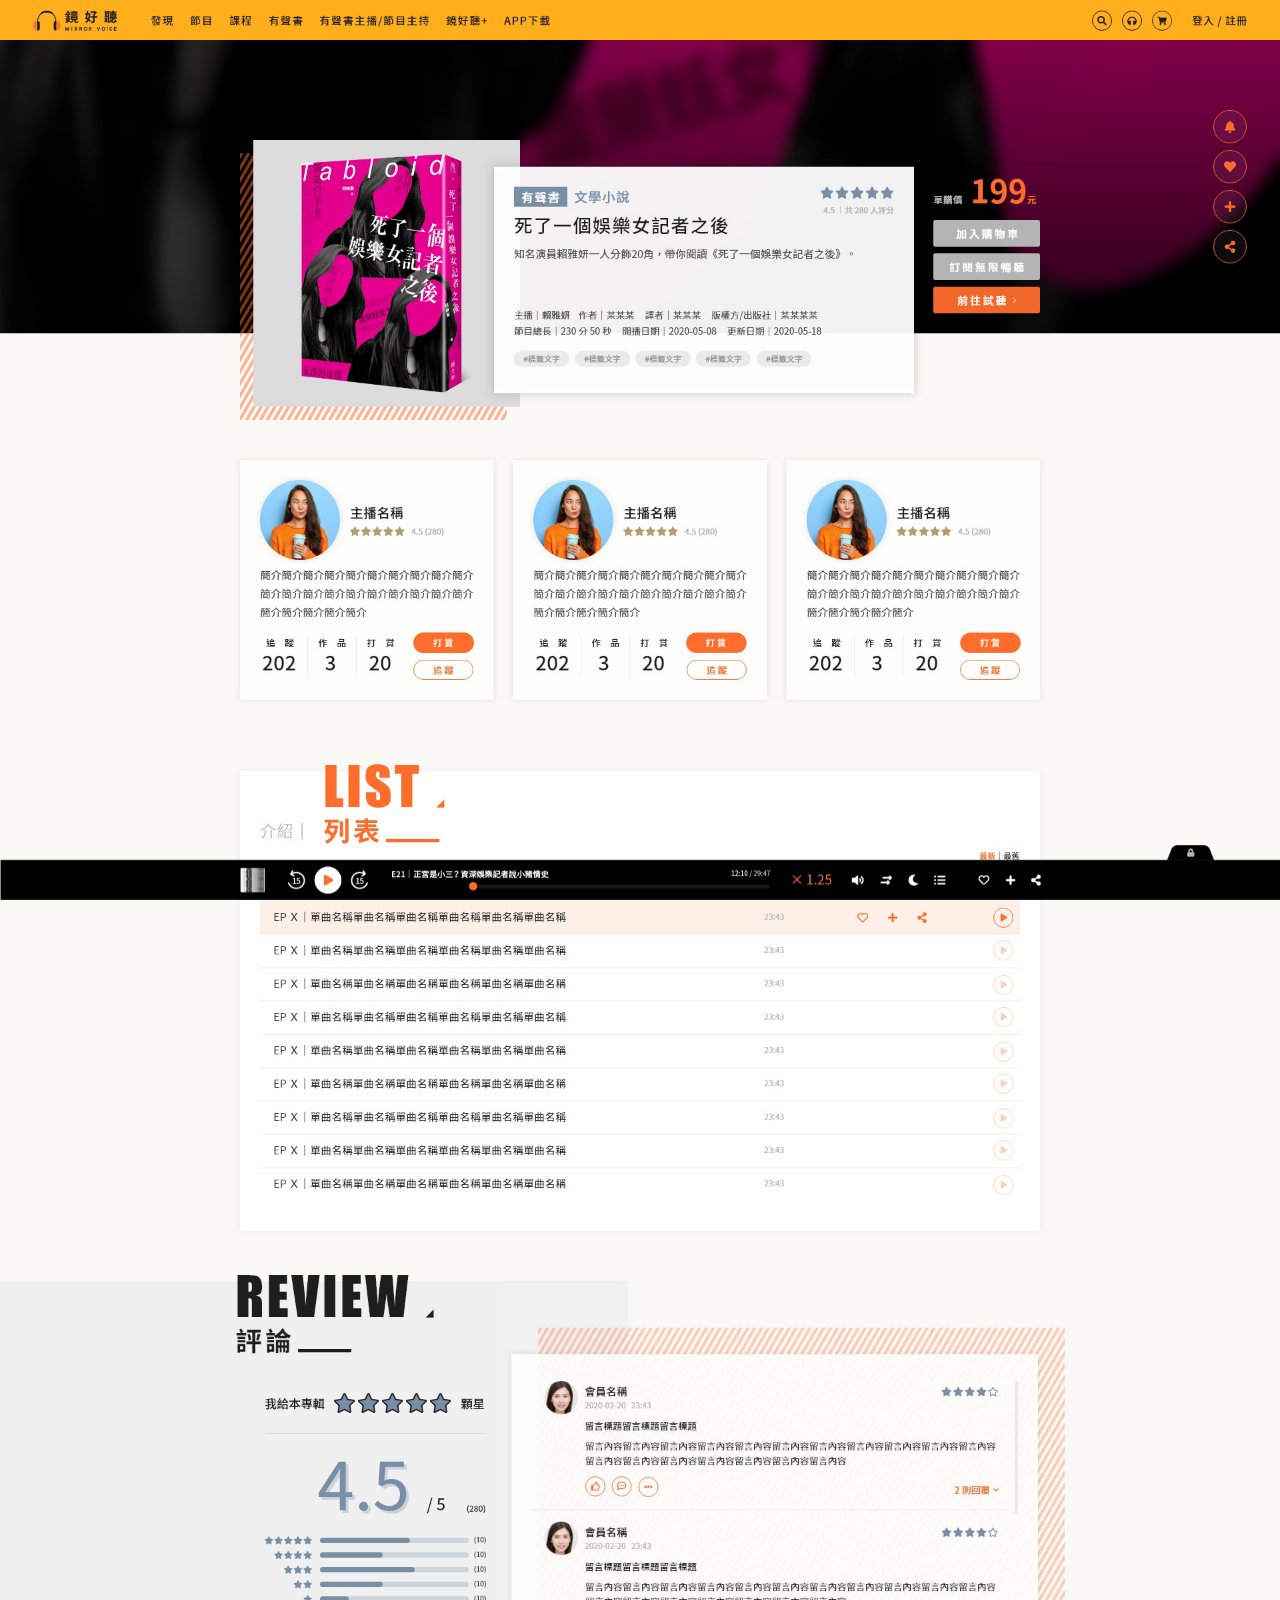
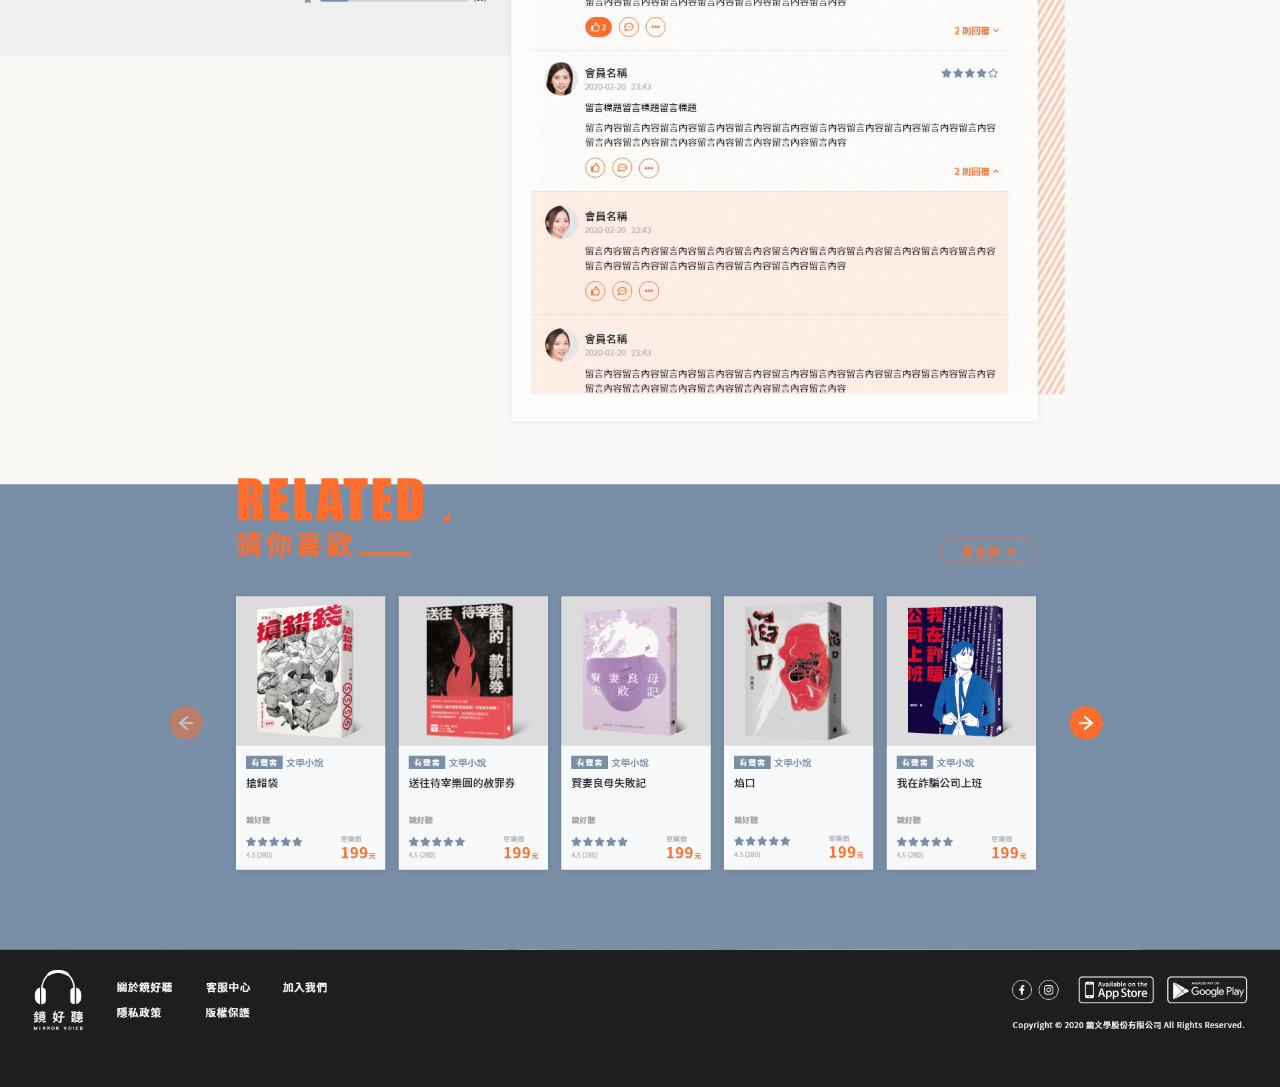
<file: desk/album-book.html>
<!DOCTYPE html>
<html lang="en">

<head>
	<meta charset="UTF-8">
	<meta name="viewport" content="width=device-width, initial-scale=1, user-scalable=no, shrink-to-fit=no">

	<title>鏡好聽 - 有聲書</title>

	<!-- Index CSS -->
    <link rel="stylesheet" href="css/style.css">
	
</head>

<body>

	<div class="box">
		<div class="container">
			<div><a href="index.html"><img src="img/header.jpg"></a></div>
			<div><img src="img/album-book_01.jpg"></div>
			<div><a href="voice-personal.html"><img src="img/album-book_02.jpg"></a></div>
			<div><a href="single-book.html"><img src="img/album-book_03.jpg"></a></div>
			<div class="flex">
				<div><img src="img/album-book_04-1.jpg"></div>
				<div><img src="img/album-book_04-2.jpg"></div>
			</div>
			<div><a href="single-book.html"><img src="img/album-book_05.jpg"></a></div>
			<div><img src="img/footer.jpg"></div>
		</div>
	</div>	
	
	<div class="player"><img src="img/player.png"></div>	


</body>

</html>
</file>
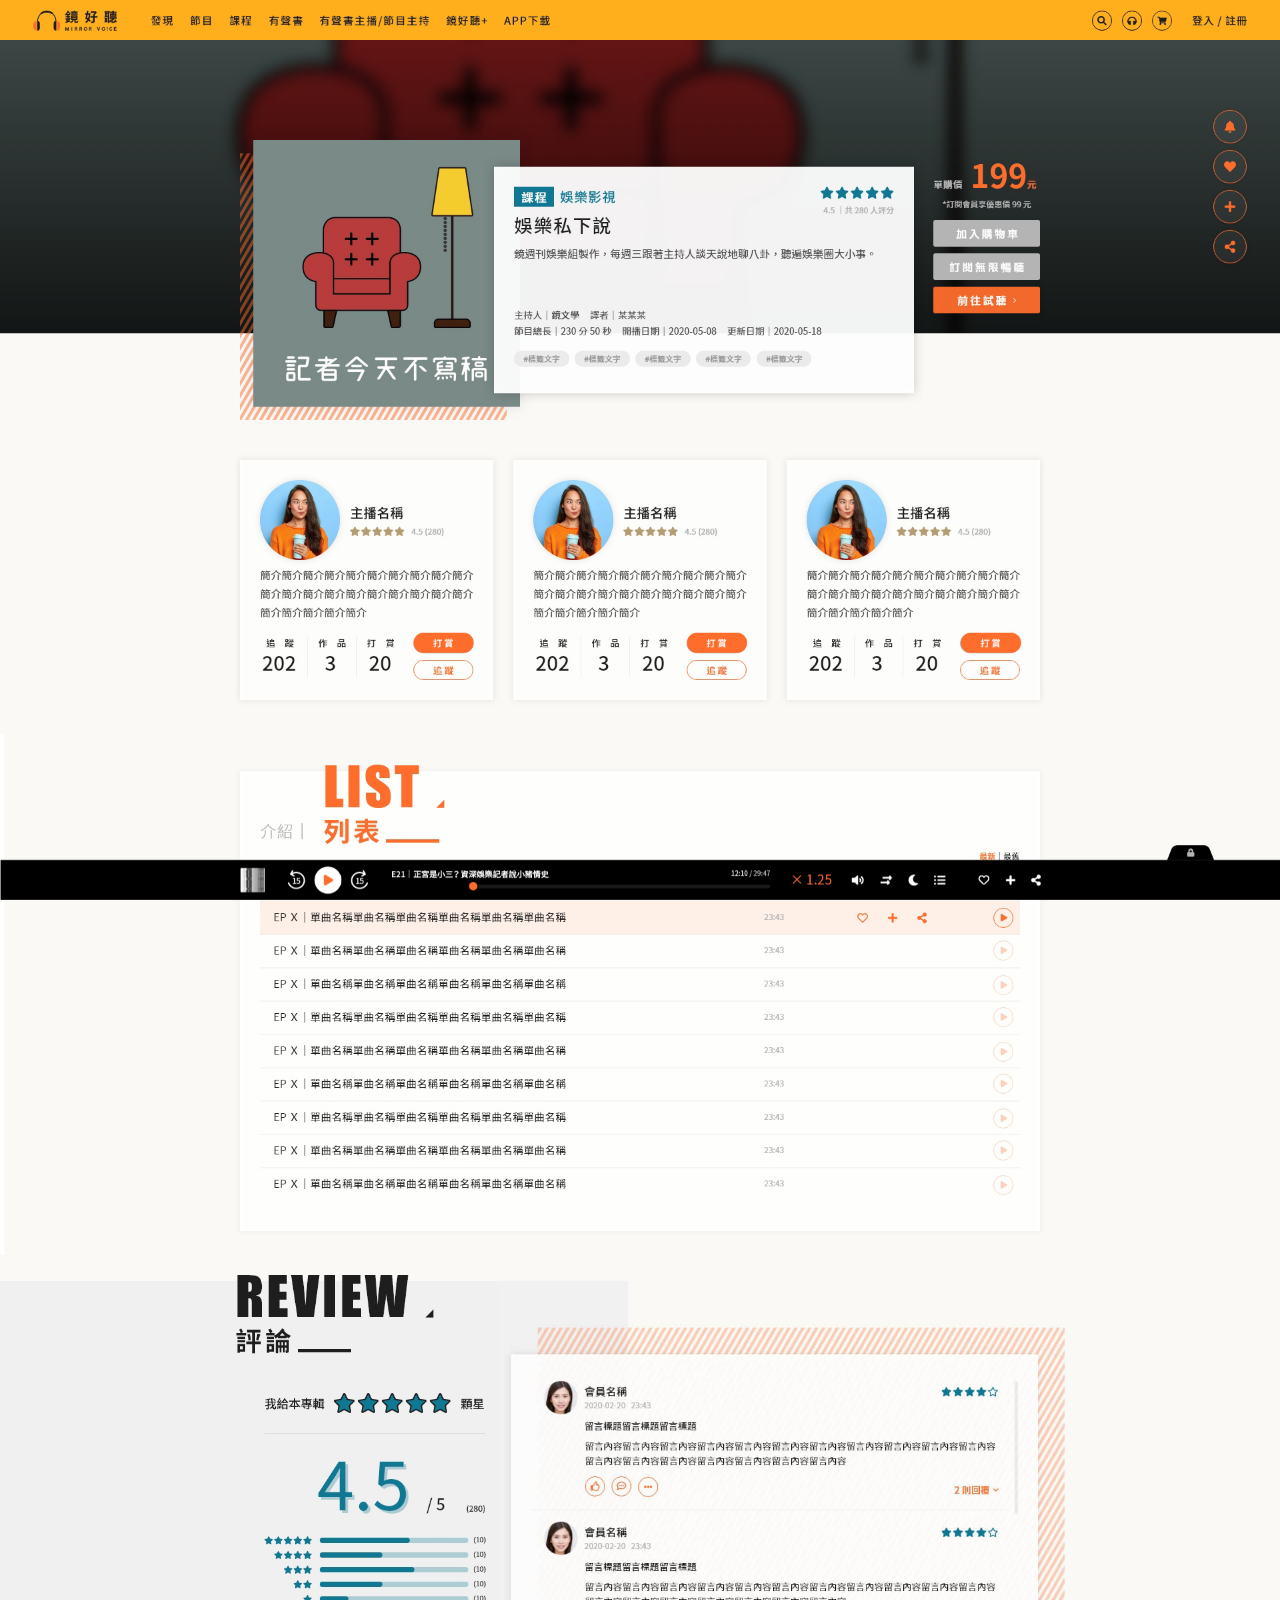
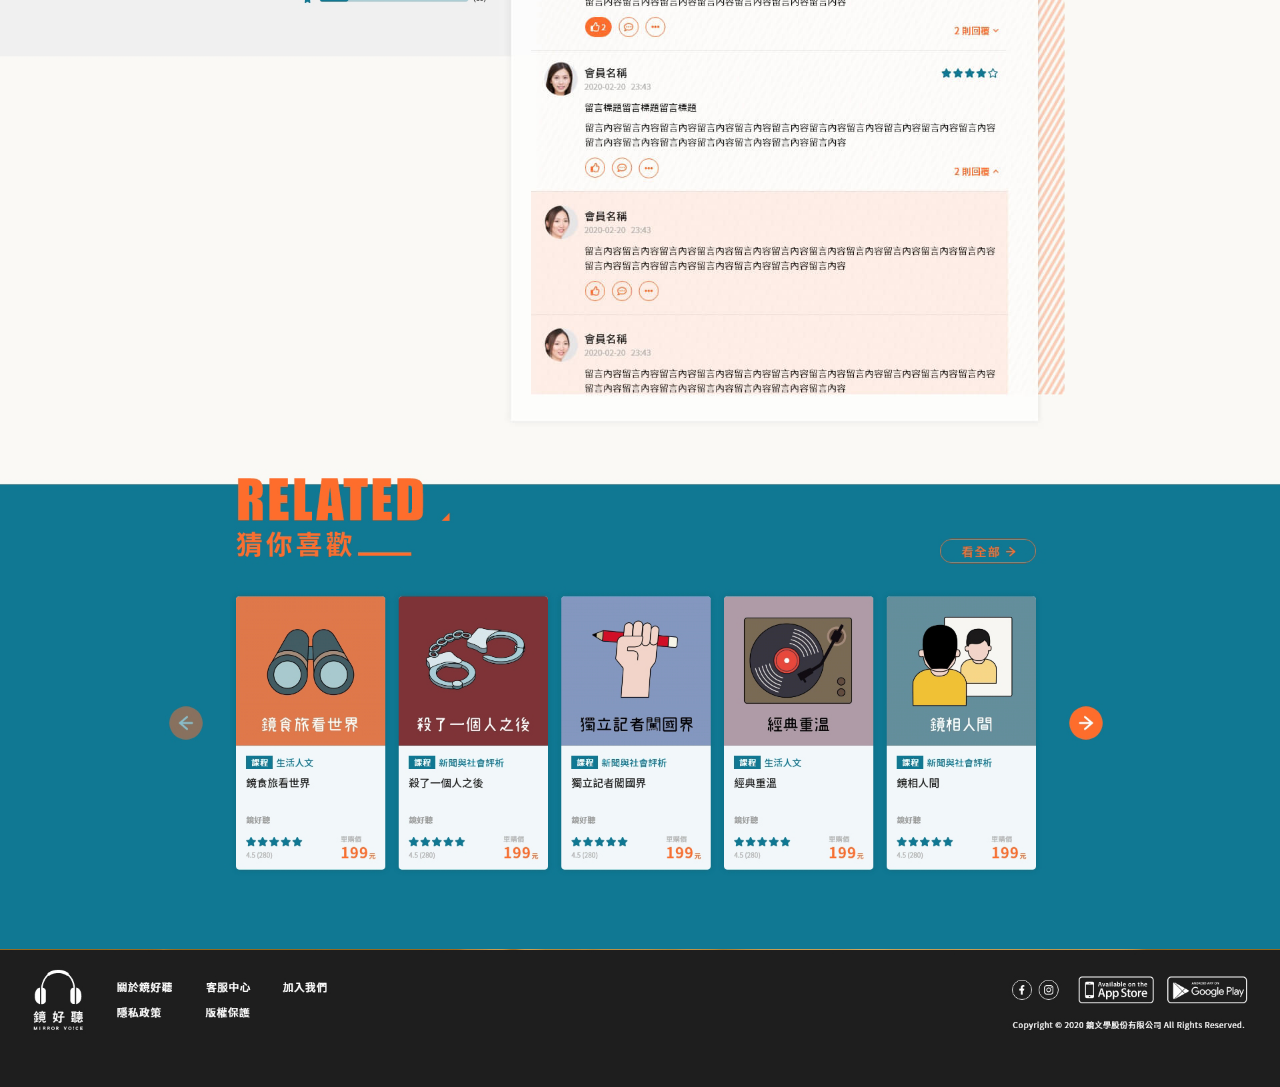
<file: desk/album-course.html>
<!DOCTYPE html>
<html lang="en">

<head>
	<meta charset="UTF-8">
	<meta name="viewport" content="width=device-width, initial-scale=1, user-scalable=no, shrink-to-fit=no">

	<title>鏡好聽 - 課程</title>

	<!-- Index CSS -->
    <link rel="stylesheet" href="css/style.css">
	
</head>

<body>

	<div class="box">
		<div class="container">
			<div><a href="index.html"><img src="img/header.jpg"></a></div>
			<div><img src="img/album-course_01.jpg"></div>
			<div><a href="voice-personal.html"><img src="img/album-course_02.jpg"></a></div>
			<div><a href="single-course.html"><img src="img/album-course_03.jpg"></a></div>
			<div class="flex">
				<div><img src="img/album-course_04-1.jpg"></div>
				<div><img src="img/album-course_04-2.jpg"></div>
			</div>
			<div><a href="single-course.html"><img src="img/album-course_05.jpg"></a></div>
			<div><img src="img/footer.jpg"></div>
		</div>
	</div>	
	
	<div class="player"><img src="img/player.png"></div>	


</body>

</html>
</file>
<file: css/style.css>
body {
	font-size: 16px;
	font-family: Noto Sans CJK TC, Airal, sans-serif;
	color: #1E1E1E;
}
@font-face{
  font-family: Impact;
  src: url('../font/impact.ttf');
}
.container {
	width: 100%;
	max-width: 1200px;
	margin: auto;
}
img {
	width: 100%;
	vertical-align: middle;
}
li {
	list-style: none;
}
a, a:hover, a:active, a:focus {
	color: #1E1E1E;
	text-decoration: none;
}
a, a:hover, a:active, a:focus,
button, button:hover, button:active, button:focus {
	outline:0 none !important;
}
a:hover {
	text-decoration: none;
}
button {
	background: none;
	padding: 0;
	border: 0;
}
button i {
	font-size: 16px;
}
.btn-more {
	display: block;
	width: 120px;
	line-height: 40px;
	font-weight: 400;
	color: #FFF;
	border-radius: 5px;
	letter-spacing: 3px;
	text-align: center;
	background-color: rgba(255, 109, 45, .95);
	box-shadow: 0 0 10px rgba(0, 0, 0, .1);
	margin: auto;
}
.btn-more i {
	font-size: 12px;
	margin-left: 5px;
}
a.btn-more-oblong {
	display: block;
	border-radius: 50px;
	color: #1E1E1E;
	letter-spacing: 1px;
	font-size: 12px;
	line-height: 20px;
	text-align: center;
	border: 1px solid #1E1E1E;
	padding: 3px 8px;
}
a.btn-more:hover, a.btn-more:active, a.btn-more:focus, a.btn-more-oblong:hover, a.btn-more-oblong:active, a.btn-more-oblong:focus {
	text-decoration: none;
}
.btn-group-bottom {
	width: 100%;
	position: fixed;
	left: 0;
	right: 0;
	bottom: 60px;
	z-index: 5;
	display: flex;
	flex-grow: 1;
}
.btn-group-bottom a.btn-more {
	font-size: 14px;
	width: 100%;
	border-radius: 0;
	font-weight: bold;
	box-shadow: none;
}
.btn-group-bottom a + a {
	border-left: 1px solid rgba(0, 0, 0, .1)
}
a.btn-gray {
	background-color: #B4B4B4;
}
.title {
	display: flex;
	justify-content: space-between;
	align-items: flex-end;
	padding: 0 10px;
	margin-bottom: 15px;
	transform: translateY(-15px);
}
.title h2 {
	display: inline-block;
	font-family: Impact;
	font-size: 54px;
	letter-spacing: 2px;
	position: relative;
	margin: 0;
}
.title h2::after {
	content: "";
	display: inline-block;
	width: 5px;
	height: 5px;
	border: 5px solid;
	border-color: transparent #1E1E1E #1E1E1E transparent;
	position: absolute;
	bottom: 10px;
	right: -25px;
}
.title p {
	display: block;
	font-family: Noto Sans CJK TC;
	font-size: 20px;
	font-weight: 600;
	letter-spacing: 2px;
	margin: 0;
}
.title p::after {
	content: "";
	display: inline-block;
	width: 48px;
	height: 3px;
	background-color: #1E1E1E;
	margin-left: 5px;
}
@media screen and (max-width:320px) {
	.title p {
		font-size: 22px;
	}
	.title h2 {
   		font-size: 44px;
	}
	.title h2::after {
    	right: -15px;
	}
}





/*===================================  
			    Header
===================================*/
#main-switch {
	position: fixed;
	top: -100%;
	left: -100%;
	z-index: -1;
}
.main {
	width: 100%;
	position: fixed;
	top: 0;
	left: 0;
	z-index: 1099;
}
.main-logo {
	width: 100%;
	height: 60px;
	background-color: #FFB01C;
	display: flex;
	align-items: center;
	justify-content: space-between;
}
.main-logo a {
	display: block;
	width: 105px;
	margin-left: 15px;
}
.hb {
	width: 40px;
	height: 60px;
	background-color: #FF6D2D;
	display: flex;
	flex-direction: column;
	justify-content: center;
	align-items: center;
	margin-bottom: 0;
	transition: .5s;
}
.hb span {
	width: 15px;
	height: 2px;
	background-color: #FFF;
	border-radius: 2px;
	margin: 1.5px 0;
}
.main {
	position: fixed;
    top: 0;
    left: 0;
    right: 0;
    max-width: 100%;
}
.main-nav {
	display: none;
	width: 100%;
	background-color: #FF6D2D;
	opacity: 0;
	transition: opacity .5s;
}
.hb-bg {
    display: none;
    position: fixed;
    top: 0;
    left: 0;
    z-index: 1098;
    width: 100%;
    height: 100%;
    background-color: rgba(0, 0, 0, 0.5);
}
#main-switch:checked ~ .main .main-nav {
	display: block;
	opacity: 1;
	transition: opacity .35s ease-in;
}
#main-switch:checked ~ .main .hb {
	background-color: #D65A24;
}
#main-switch:checked ~ .hb-bg {
    display: block;
}
.main-nav ul {
	list-style: none;
	padding-inline-start: 0;
	-webkit-padding-start: 0;
}
.main-nav li {
	padding: 15px 0;
}
.main-nav li + li {
	border-top: 1px solid rgba(255, 255, 255, .3)
}
.main-nav li a {
	display: block;
	color: #FFF;
	font-size: 18px;
	letter-spacing: 1px;
	font-weight: bold;
	padding-left: 40px;
}
.main-nav .nav-icon {
	display: flex;
	padding-left: 40px;
}
.main-nav .nav-icon a {
	font-size: 16px;
	border: 1px solid #FFF;
	padding-left: 0px;
	margin-right: 10px;
}
.nav-icon a img {
	height: 14px;
}
.main-icon {
	display: flex;
	align-items: center;
	position: absolute;
	top: 16px;
	right: 50px;
}
.main-icon a {
	display: inline-block;
	color: #1E1E1E;
	margin-left: 5px;
	transition: .3s;
}
.main-icon a.icon:hover {
	background-color: rgba(30, 30, 30, .2);
}
.main-icon a.icon:active {
	background-color: #FF6D2D;
}
.icon {
	display: inline-block;
	width: 30px;
	height: 30px;
	border-radius: 50%;
	border: 1px solid #1E1E1E;
	text-align: center;
}
.icon img {
	width: 14px;
	line-height: 30px;
}
.icon i {
	font-size: 14px;
    line-height: 30px;
}
.main-icon .login {
	font-size: 15px;
	font-weight: bold;
	letter-spacing: 1px;
}

@media screen and (max-width:355px) {
	.main-logo a {
		width: 80px;
		margin-left: 10px;
	}
}
@media screen and (max-width:320px) {
	.main {
	    max-width: 320px;
	}
	.icon {
		width: 26px;
		height: 26px;
	}
	.icon i {
		font-size: 13px;
		line-height: 26px;
	}
	.main-icon .login {
	    font-size: 14px;
	}
}





/*===================================  
			   Footer
===================================*/
.footer {
	padding: 30px 15px;
	background-color: #000;
	color: #FFF;
	text-align: center;
}
.footer-list {
	display: flex;	
	flex-wrap: wrap;
	padding-inline-start: 0;
	-webkit-padding-start: 0;
	padding: 0 15px;
	margin-bottom: 15px;
}
.footer-list li {
	font-size: 14px;
	font-weight: medium;
	flex-basis: 33.333333%;
	margin-bottom: 15px;
	text-align: center;
}
.footer-list a {
	display: inline-block;
	color: #fff;
	font-weight: 500;
}
.footer-icon {
	margin-bottom: 30px;
	display: flex;	
	align-items: center;
}
.item-icon {
	width: 0;
    flex-basis: 25%;
}
.item-app {
	width: 0;
    flex-basis: 75%;
    display: flex;
}
.footer-icon .icon {
	color: #FFF;
	border-color: #FFF;
	margin-right: 10px;
}
.footer-icon .app {
    display: inline-block;
    flex-basis: 50%;
    padding-left: 15px;
}
.copyright {
	font-size: 14px;
}
.footer-bottom {
	padding-bottom: 100px;
}

@media screen and (max-width:355px) {
	.footer-icon {
		flex-wrap: wrap;
	}
	.item-icon, .item-app {
		flex-basis: 100%;
	}
	.item-icon {
		margin-bottom: 15px;
	}
}





/*===================================  
			   Player
===================================*/
.player {
	color: #FFF;
	background-color: rgba(0, 0, 0, .9);
	height: 60px;
	padding: 0 10px;
	box-sizing: border-box;
	display: flex;
	align-items: center;
	position: fixed;
	left: 0;
	right: 0;
	bottom: 0;
	z-index: 100;
}
.player-icon {
	display: flex;
	align-items: center;
}
.player-icon button {
	display: inline-block;
	width: 25px;
}
.player-icon button + button {
    margin-left: 5px;
}
.player-icon button.icon-play {
	width: 40px;
	height: 40px;
	border-radius: 50%;
	background-color: #FFF;
}
.player-icon button.icon-play i {
    padding-left: 2px;
}
.icon-play p {
	font-size: 16px;
	line-height: 39px;
	color: #FF6D2D;
	text-align: center;
}
.player-bar {
	flex-grow: 1;
	padding: 0 10px;
}
.bar-txt {
	display: flex;
	justify-content: space-between;
	align-items: flex-end;
}
.bar-txt p {
	font-size: 14px;
	line-height: 10px;
	margin-bottom: 0;
}
.bar-txt p.time {
	font-size: 14px;
}
.bar-icon {
	width: 100%;
	height: 5px;
	position: relative;
}
.strip {
	width: 100%;
    display: inline-block;
    height: 5px;
    background-color: rgba(255,255,255, .2);
    border-radius: 5px;
    position: absolute;
    left: 0;
    top: 0;
}
.strip.strip-active {
    width: 70%;
    background-color: rgba(255,109,45, 0.5);
}
.strip.strip-active:after {
	content: "";
	width: 12px;
	height: 12px;
	border-radius: 50%;
	background-color: #FF6D2D;
	position: absolute;
	right: 0;
	top: -4px;
}
.player .icon-expand {
	padding: 0 8px;
}





/*===================================  
		    Player-Open
===================================*/
.modal.modal-player {
	z-index: 1599;
}
.modal.modal-player .modal-dialog {
	margin: 0;
}
.modal.fade.modal-player .modal-dialog {
	opacity: 1;
	transition: opacity .25s;
	-webkit-transition: opacity .25s;
	-o-transition: opacity .25s;
	-webkit-transform: translate(0,0);
	-ms-transform: translate(0,0);
	-o-transform: translate(0,0);
	transform: translate(0,0);
}
.modal-player .modal-content {
	height: 100vh;
	height: calc(var(--vh, 1vh) * 100);
	color: #FFF;
	background-color: rgba(0, 0, 0, .9);
	border: 0;
	border-radius: 0;
	box-shadow: none;
	-webkit-box-shadow: none;
	display: flex;
	flex-direction: column;
	justify-content: space-between;
}
.modal-player .modal-header {
	height: 60px;
	min-height: auto;
	display: flex;
	justify-content: space-between;
	padding: 0;
	border: 0;
}
.modal-player .modal-body {
    padding: 0 35px;
    display: flex;
    flex-direction: column;
    justify-content: center;
    flex-grow: 1;
}
.modal-player .modal-footer {
	border: 0;
	padding: 0 35px;
}
.modal-player .dropdown-menu {
	min-width: auto;
	border-radius: 5px;
}
.modal-player .dropdown-menu > li > a {
	white-space: unset;
	color: #B4B4B4;
	line-height: 22px;
	padding: 5px 20px;
}
.modal-player .dropdown-menu > li > a.active {
	color: #FF6D2D;
}
.modal-header .dropdown-menu {
	margin: 0 15px;
	width: 300px;
	top: 50px;
}
.modal-footer .dropdown-menu {
	top: unset;
	bottom: 35px;
}
.modal-player .modal-header button {
	padding: 15px;
	width: auto;
	height: auto;
}
.player-o-img {
	display: flex;
	justify-content: center;
	margin-bottom: 35px;
}
.player-o-img .box-img {
	width: 200px;
}
.player-o-img .box-icon {
	display: flex;
	flex-direction: column;
	justify-content: center;
	padding: 0 0 0 20px;
}
.player-o-img .box-icon .icon {
	border-color: #FFF;
	margin: 4px 0;
}
.player-o-img .box-icon .icon:hover {
	background-color: rgba(255, 109, 45, .3);
}
.player-o-img .box-icon .icon:focus {
	background-color: rgba(255, 109, 45, 1);
}
.player-o-img .icon i {
	font-size: 14px;
}
.player-o-txt {
    margin-bottom: 35px;
}
.player-o-txt h3 {
	font-size: 16px;
	line-height: 24px;
	font-weight: 400;
	margin-top: 0;
	margin-bottom: 20px;
}
.player-o-txt p {
	font-size: 14px;
	color: #9B9B9B;
}
.bar-length {
    display: flex;
    justify-content: space-between;
    position: relative;
}
.bar-length button {
	font-family: Arial;
	font-size: 20px;
	color: #FF6D2D;
	line-height: 24px;
}
.bar-length .time {
	font-size: 14px;
	color: #FFF;
}
.player-o-bar .strip {
	height: 6px;
}
.player-o-bar .strip.strip-active::after {
	width: 16px;
	height: 16px;
	top: -5px;
}
.player-o-bar {
	margin-bottom: 30px;
}
.player-o-btn {
    display: flex;
    justify-content: space-between;
    margin-bottom: 20px;
}
.player-o-btn .player-icon button.icon-play {
    width: 60px;
    height: 60px;
    margin:0 15px; 
}
.player-o-btn .icon-play p {
    line-height: 60px;
}
.player-o-btn .icon-play p i {
    font-size: 24px;
    line-height: 61px;
    padding-left: 3px;
}
.player-o-btn .icon-repeat {
	width: 18px;
}

@media screen and (max-width:355px) {
	.player-o-img .box-img {
	    width: 150px;
	}
	.player-header, .player-o-txt, .player-o-bar {
	    margin-bottom: 15px;
	}
}
@media screen and (max-width:320px) {
	.bar-txt p,.bar-txt p.time {
	    font-size: 12px;
	}
}





/*===================================  
	     Swiper - 首頁kv輪播
===================================*/
.kv {
	position: relative;
	margin-top: 60px;
	background-color: #FFB01C;
}
.kv .swiper-slide img {
	height: 250px;
	object-fit: cover;
}
.kv .swiper-button-next, .kv .swiper-button-prev {
	width: 30px;
	height: 30px;
	background-color: #FFF;
	border-radius: 50%;
	top: auto;
	bottom: 6px;
}
.kv .swiper-button-next::after, .kv .swiper-button-prev::after {
	content: "";
	width: 13px;
	height: 13px;
	background-size: cover;
}
.kv .swiper-button-next {
    right: 40px;
}
.kv .swiper-button-prev {
	left: auto;
	right: 80px;
}
.kv .swiper-button-next::after {
	background-image: url("../img/icon/arrow-right-light.svg");
}
.kv .swiper-button-prev::after {
	background-image: url("../img/icon/arrow-left-light.svg");
}
.kv-swiper-pagination {
    line-height: 22px;
    padding: 10px 40px;
    font-size: 14px;
    margin-top: 100px;
}
.kv .swiper-pagination-bullet {
	width: 10px;
	height: 10px;
}
.swiper-container-horizontal > .swiper-pagination-bullets .swiper-pagination-bullet:first-child {
	margin: 0 10px;
	margin-left: 0;
}
.kv-swiper-pagination .swiper-pagination-bullet {
	background-color: #FFF;
	opacity: .3;
}
.kv-swiper-pagination .swiper-pagination-bullet-active {
	opacity: 1;
}

/*===== 文字區 =====*/
.kv-txt {
	width: 68%;
	font-family: Noto Sans CJK TC;
	box-shadow: 0 0 20px rgba(0, 0, 0, .3);
	position: absolute;
	bottom: 70px;
	right: 40px;
	z-index: 3;
}
.kv-txt::before {
	content: "";
	display: inline-block;
	width: 16.260162%;
	height: 100%;
	background-color: rgba(255, 109, 45, .6);
	position: absolute;
	top: 0;
	bottom: 0;
	left: -16.260162%;
	margin: auto;
}
.txtbox {
    background-color: rgba(255, 255, 255, .95);
    padding: 15px 20px;
}
.kv-txt .tag {
	font-size: 14px;
	font-weight: 500;
	color: #798FA7;
	margin-bottom: 12px;
}
.kv-txt .tag span {
	padding: 3px 10px;
	color: #FFF;
	background-color: #798FA7;
	margin-right: 5px;
}
.kv-txt h3 {
	font-size: 18px;
	font-weight: bold;
	margin: 0 0 10px;
}
.kv-txt p {
	font-size: 14px;
	font-weight: 300;
	line-height: 20px;
	color: #464646;
	margin-bottom: 15px;
}
.kv-txt .txt-anchor {
	font-size: 14px;
	font-weight: 400;
	color: #464646;
}
.kv-txt .btn-more {
	position: absolute;
	left: 0;
	right: 0;
	font-weight: 500;
	font-size: 14px;
}

/*===== 斜線區 =====*/
.kv-txt::after {
	content: "";
	display: block;
	background-image: repeating-linear-gradient(-60deg, rgba(255, 109, 45, 0.5), rgba(255, 109, 45, 0.5) 2px, transparent 2px, transparent 6px);
    float: left;
    width: 100%;
	height: 100%;
	z-index: -1;
	position: absolute;
	right: -10px;
	top: -10px;
}





/*===================================  
	     Swiper - 內容輪播
===================================*/
.swiper-container {
    width: 100%;
    height: 100%;
    padding: 0 10px;
}
.swiper-slide {
    width: auto;

    /* Center slide text vertically */
    display: -webkit-box;
    display: -ms-flexbox;
    display: -webkit-flex;
    display: flex;
    -webkit-box-pack: center;
    -ms-flex-pack: center;
    -webkit-justify-content: center;
    justify-content: center;
    -webkit-box-align: center;
    -ms-flex-align: center;
    -webkit-align-items: center;
    align-items: center;
}

@media screen and (max-width:320px) {
	.kv-txt {
	    width: 70%;
	}
	.txtbox {
    	padding: 10px;
	}
}





/*===================================  
	       Project - 聽企劃
===================================*/
.project {
	background-color: #FFB01C;
	padding: 55px 0;
	position: relative;
}

/*===== 斜線區 =====*/
.project::after {
	content: "";
	display: block;
	background-image: repeating-linear-gradient(-60deg, rgba(255, 255, 255, 0.3), rgba(255, 255, 255, 0.3) 2px, transparent 2px, transparent 5px);
    float: left;
	height: 45%;
	position: absolute;
	left: 15px;
	right: 15px;
	bottom: 45px;
}
.project .container {
	padding-right: 0;
}
.project .title-txt {
	color: #FFF;
}
.project .title h2::after{
	border-color: transparent #FFF #FFF transparent;
}
.project a.btn-more-oblong {
	color: #FFF;
	border-color: #FFF;
	margin-right: 10px;
}
.project .title p::after {
	background-color: #FFF;
}
.project-item {
	width: 270px;
	background-color: rgba(30, 30, 30, .8);
	border-radius: 5px;
	display: flex;
	flex-direction: column;
	margin-bottom: 25px;
}
.slider-item + .slider-item .project-item {
	margin-left: 15px;
} 
.project-img {
	position: relative;
}
.project-img img {
	height: 180px;
    object-fit: cover;
    border-top-left-radius: 5px;
    border-top-right-radius: 5px;
}
.project-title {
	position: absolute;
	left: 15px;
	bottom: 15px;
}
.project-title h3 {
	font-size: 16px;
	line-height: 24px;
	color: #FFF;
	font-weight: bold;
	margin: 0 0 5px 0;
}
.project-title p {
	font-size: 14px;
	color: #FFF;
	margin: 0;
}
.project-title span::before {
	content: "|";
	display: inline-block;
	margin: 0 5px;
	color: #FFF;
}
.project-txt {
	padding: 15px;
	color: #B4B4B4;
}
.project-txt p {
	font-size: 14px;
	line-height: 24px;
	margin-bottom: 10px;
}
.tag-item {
	display: inline-block;
	border-radius: 50px;
	padding: 3px 10px;
	font-size: 12px;
	background-color: rgba(255, 255, 255, .2);
	margin: 0 3px 5px 0;
}
.project-item .btn-more {
	font-size: 14px;
	line-height: 32px;
	letter-spacing: 3px; 
	transform: translateY(15px);
}

@media screen and (max-width:320px) {
	.project a.btn-more-oblong {
    	padding: 1px 3px;
	}
}





/*===================================  
	      Ranking - 排行榜
===================================*/
.ranking {
	background-image: url("../img/img-bg-02.jpg");
	background-size:cover;
	background-position: center;
	padding-bottom: 25px;
}
.ranking .title-txt {
	color: #FFF;
}
.ranking .title h2::after{
	border-color: transparent #FFF #FFF transparent;
}
.ranking .title p::after {
	background-color: #FFF;
}
.ranking-box {
	padding: 0 10px;
}
.ranking-item {
	width: 100%;
	background-color: rgba(255, 255, 255, .9);
	margin-bottom: 25px;
}
.category-title {
	padding: 10px 15px;
	background-color: #35568D;
	border-bottom: 2px solid #FF6D2D;
	display: flex;
	justify-content: space-between;
	align-items: center;
}
.category-title h2 {
	font-size: 16px;
	color: #FFF;
	font-weight: bold;
	margin: 0;
}
.category-title h2::before {
	content: "";
	display: inline-block;
	width: 3px;
	height: 9px;
	background-color: #FFF;
	margin-right: 10px;
}
.category-title span {
	font-family: Helvetica;
	font-size: 12px;
	font-weight: 400;
	margin-left: 5px;
}
.category-title a {
	color: #FFF;
	border-color: #FFF;
}
.rank-item-list {
	display: flex;
	justify-content: space-between;
	padding: 15px;
}
.rank-item-list + .rank-item-list {
	border-top: 1px solid rgba(0, 0, 0, .1);
}
.rank-txt {
	display: flex;
	flex-basis: 70%;
}
.rank-img {
	width: 70px;
	position: relative;
}
.rank-img img {
	height: 70px;
	object-fit: cover;
}
.rank-img .num {
	position: absolute;
	top: -3px;
	left: 6px;
	padding: 2px 0 0 0;
	width: 14px;
	text-align: center;
	background-color: #FF6D2D;
	font-family: Arial;
	font-weight: bold;
	color: #FFF;
	font-size: 12px;
	box-shadow: 2px 5px 8px rgba(0, 0, 0, .6);
}
.rank-img .num {
	width: 15px;
    height: 22px;
    line-height: 16px;
    clip-path: polygon(0% 0%, 100% 0%, 100% 100%, 50% 80%, 0 100%);
    -webkit-clip-path: polygon(0% 0%, 100% 0%, 100% 100%, 50% 80%, 0 100%);
}
.rank-title {
	width: 0;
	flex-grow: 1;
	display: flex;
	flex-direction: column;
	padding: 0 10px;
}
.rank-title .tag {
	color: #35568D;
	font-size: 14px;
}
.rank-title .tag span {
	padding: 0 5px;
	background-color: #35568D;
	color: #FFF;
	margin-right: 5px;
}
.rank-title h3 {
	font-weight: bold;
	font-size: 16px;
	color: #1E1E1E;
    line-height: 24px;
	margin: 6px 0;
}
.rank-title p {
	font-size: 14px;
	color: #969696;
	margin-bottom: 0;
	margin-top: auto;
}
.rank-price {
	flex-basis: 30%;
    display: flex;
    flex-direction: column;
    text-align: right;
}
.rank-price .icon-star {
    line-height: 10px;
}
.rank-price .icon-star i {
    font-size: 12px;
    color: #35568D;
}
.rank-price .star p {
    font-size: 12px;
    color: #969696;
    margin: 0;
}
.rank-price .price {
    margin-top: auto;
}
.rank-price .price p {
    color: #FF6D2D;
    font-size: 18px;
    font-weight: bold;
    letter-spacing: 1px;
    margin: 0;
}
.rank-price .price p:first-child {
    font-size: 12px;
	font-weight: 400;
    line-height: 12px;
    color: #B4B4B4;
}
.rank-price .price p span {
	font-size: 14px;
}
.rank-txt.rank-txt-program {
	flex-basis: 100%;
}
.rank-txt-program .rank-title {
	padding: 0 0 0 10px;
}
.rank-program {
    display: flex;
    justify-content: space-between;
}
.rank-program p {
	font-size: 14px;
    margin-bottom: 0;
}
.rank-program .host {
    color: #969696;
}
.ranking-item:last-child .category-title, .ranking-item:last-child .rank-title .tag span {
	background-color: #798FA7;
}
.ranking-item:last-child .rank-title .tag, .ranking-item:last-child .rank-price .icon-star i {
	color: #798FA7;
}




/*===================================  
     Book Item - 節目、課程、有聲書
===================================*/
.book-box {
	padding-left: 10px;
	margin-bottom: 25px;
}
.book-box .category-title {
	background-color: unset;
	border-bottom: 0;
	padding: 15px 0;
}
.book-box .swiper-container {
	padding: 0;
}
.book-box .swiper-slide {
    width: auto;
}
.book-item {
    width: 157px;
    color: #1E1E1E;
    background-color: #FFF;
    border-radius: 5px;
}
.book-item img {
	height: 140px;
    border-top-left-radius: 5px;
    border-top-right-radius: 5px;
	object-fit: cover;
}
.book-txt {
    height: 165px;
    line-height: 24px;
    padding: 10px;
    display: flex;
    flex-direction: column;
    justify-content: space-between;
}
.book-title {
    display: flex;
    flex-direction: column;
    flex-grow: 1;
    margin-bottom: 5px;
}
.book-title .tag {
	color: #35568D;
	font-size: 14px;
}
.book-title .tag span {
	padding: 0 5px;
	background-color: #35568D;
	color: #FFF;
	margin-right: 5px;
}
.book-title h3 {
	font-size: 16px;
	margin: 6px 0  8px;
	line-height: 20px;
	font-weight: bold;
}
.book-title p {
	font-size: 14px;
	color: #969696;
	margin-bottom: 0;
	margin-top: auto;
}
.book-price {
    display: flex;
    justify-content: space-between;
    align-items: flex-end;
}
.book-price .icon-star {
    line-height: 10px;
    margin-bottom: 5px;
}
.book-price .icon-star i {
    font-size: 12px;
    color: #35568D;
}
.book-price .star p {
    font-size: 12px;
    color: #969696;
    margin: 0;
    line-height: 1;
}
.book-price .price {
    margin-top: auto;
}
.book-price .price p {
    color: #FF6D2D;
    font-size: 18px;
    font-weight: bold;
    line-height: 1;
    letter-spacing: 1px;
    margin: 0;
}
.book-price .price p:first-child {
    font-size: 12px;
    line-height: 12px;
    font-weight: 400;
    color: #B4B4B4;
    margin-bottom: 5px;
}
.book-price .price p span {
	font-size: 12px;
}
.book-program p {
	color: #1E1E1E;
	font-size: 15px;
	margin-bottom: 0;
}
.book-program .host {
	color: #969696;
	font-size: 14px;
}





/*===================================  
          Podcast - 聽節目
===================================*/
.podcast {
	background-color: #35568D;
	padding-bottom: 25px;
}
.podcast .container {
    padding-right: 0;
}
.podcast .title {
	margin-bottom: 0;
}
.podcast .title-txt {
	color: #FF6D2D;
}
.podcast .title h2::after{
	border-color: transparent #FF6D2D #FF6D2D transparent;
}
.podcast .title p::after {
    background-color: #FF6D2D;
}





/*===================================  
          Podcast - 聽課程
===================================*/
.course {
	background-color: #107893;
	padding-bottom: 25px;
}
.course .container {
    padding-right: 0;
}
.course .title {
	margin-bottom: 0;
}
.course .title-txt {
	color: #FFD943;
}
.course .title h2::after{
	border-color: transparent #FFD943 #FFD943 transparent;
}
.course .title p::after {
    background-color: #FFD943;
}
.course .book-title .tag, .course .book-price .icon-star i {
	color: #107893;
}
.course .book-title .tag span {
	background-color: #107893;
}





/*===================================  
          Podcast - 聽書
===================================*/
.audio {
	background-color: #798FA7;
	padding-bottom: 25px;
}
.audio .container {
    padding-right: 0;
}
.audio .title {
	margin-bottom: 0;
}
.audio .title-txt {
	color: #1E1E1E;
}
.audio .title h2::after{
	border-color: transparent #1E1E1E #1E1E1E transparent;
}
.audio .book-title .tag, .audio .book-price .icon-star i {
	color: #798FA7;
}
.audio .book-title .tag span {
	background-color: #798FA7;
}





/*===================================  
         Publisher - 聽出版
===================================*/
.publisher {
	background-color: #FFB01C;
	padding-bottom: 25px;
}
.publisher .container {
    padding-right: 0;
}
.publisher .title-txt {
	color: #FFF;
}
.publisher .title h2::after{
	border-color: transparent #FFF #FFF transparent;
}
.publisher .title p::after {
    background-color: #FFF;
}
.publisher-box {
	margin-bottom: 25px;
}
.publisher-item {
	width: 270px;
	border: 4px solid #FF6D2D;
	background-color: rgba(255, 255, 255, .9);
	box-shadow: 0 0 10px rgba(0, 0, 0, .1);
}
.pub-txt {
	padding: 20px;
	background-color: rgba(255, 255, 255, .9);
	border-bottom: 1px solid #FF6D2D;
}
.pub-txt h4 {
	font-size: 16px;
	margin-top: 0;
}
.pub-txt p {
	font-size: 14px;
	font-weight: 300;
	letter-spacing: 1px;
	line-height: 20px;
	margin-bottom: 0;
}
.pub-item {
    padding: 0 20px;
}
.pub-item-list {
    display: flex;
    padding: 15px 0;
}
.pub-item-list:nth-child(n+2) {
	border-top: 1px solid rgba(0, 0, 0, .1);
}
.pub-img {
    width: 70px;
}
.pub-title {
	display: flex;
	flex-direction: column;
	padding: 0 10px;
    flex-grow: 1;
    width: 0;
}
.pub-title .tag {
	color: #798FA7;
	font-size: 14px;
}
.pub-title .tag span {
	padding: 0 5px;
	background-color: #798FA7;
	color: #FFF;
	margin-right: 5px;
}
.pub-title h3 {
	line-height: 20px;
	font-weight: 400;
	font-size: 14px;
	margin: 6px 0;
}
.pub-title p {
	font-size: 14px;
	color: #969696;
	margin-bottom: 0;
	margin-top: auto;
}
.publisher a.btn-more-oblong {
	width: 120px;
	color: #FFF;
	border-color: #FFF;
	margin: auto;
	margin-bottom: 25px;
}





/*===================================  
           Voice - 聽主播
===================================*/
.voice {
	padding-bottom: 25px;
}
.voice .container {
    padding-right: 0;
}
.voice a.btn-more-oblong {
	margin-right: 10px;
}
.voice-box {
	margin-bottom: 25px;
}
.voice-item {
	width: 100px;
	text-align: center;
}
.voice-img {
	margin-bottom: 10px;
}
.voice-txt .voice-category {
	display: inline-block;
    padding: 2px 6px;
    background-color: #B49D73;
    color: #FFF;
    font-size: 14px;
    font-weight: 400;
    margin-bottom: 5px;
}
.voice-box-host .voice-txt .voice-category {
	background-color: #EAAC9D;
}
.voice-txt h4 {
	font-size: 16px;
	font-weight: bold;
	margin: 0 0 10px;
}
.voice-txt .star {
	margin-bottom: 10px;
}
.voice-txt .icon-star {
    line-height: 10px;
}
.voice-txt .icon-star i {
    font-size: 12px;
    color: #B49D73;
}
.voice-box-host .voice-txt .icon-star i {
	color: #EAAC9D;
}
.voice-txt .star p {
    font-size: 12px;
    color: #969696;
    margin: 0;
}
.btn-track {
	width: 90px;
	border-radius: 50px;
	color: #FF6D2D;;
	border-color: #FF6D2D;;
	font-size: 14px;
}
.btn-track:hover, .btn-track:active, .btn-track:focus,
.btn-track:active:hover {
    color: #FFF;
    background-color: #FF6D2D;;
    border-color: #FF6D2D;;
}
.voice-txt .btn-track {
	padding: 4px 10px;
}





/*===================================  
          首頁 - 鏡好聽學院 
===================================*/
.info {
	width: 100%;
	height: 315px;
	color: #FFF;
	text-align: center;
	background-image: url("../img/img-bg-01.jpg");
	background-size: cover;
	background-position: center;
	display: flex;
	flex-direction: column;
	justify-content: center;
}
.info h4 {
	font-size: 24px;
	font-weight: 300
	line-height: 36px;
	margin: 0 0 20px;
}
.info p {
	font-size: 14px;
	line-height: 22px;
	margin: 0 0 20px;
}
.info a.btn-more {
	width: 160px;
	font-size: 14px;
	margin: auto;
}





/*===================================  
            首頁 - 聽方案 
===================================*/
.plan {
	background-image: url("../img/img-bg-03.jpg");
	background-size:cover;
	background-position: center;
	padding-bottom: 25px;
}
.plan .title {
	margin-bottom: 0;
}
.plan .title-txt {
	color: #FFF;
}
.plan .title h2::after{
	border-color: transparent #FFF #FFF transparent;
}
.plan .title p::after {
    background-color: #FFF;
}
.plan .des {
	font-size: 14px;
	line-height: 22px;
	padding: 0 10px;
	margin-bottom: 25px;
}
.plan-box {
	display: flex;
	padding: 0 5px;
	margin-bottom: 25px;
}
.plan-item {
	flex-basis: 50%;
	margin: 0 5px;
	position: relative;
	align-self: stretch;
	background-color: rgba(30, 30, 30, .8);
}
.plan-item:first-child {
    padding-left: 0;
}
.plan-item:last-child {
	padding-right: 0;
}
.plan-item .category-title {
	background-color: #615A50;
	padding: 10px 15px;
}
.plan-item .category-title h2 {
	margin: 0 auto;
}
.plan-txt {
	color: rgba(255, 255, 255, .8);
	padding: 20px 15px;
}
.plan-txt-list {
	display: flex;
	flex-wrap: wrap;
	margin-bottom: 20px;
}
.plan-txt-list h4 {
	font-size: 14px;
	font-weight: 600;
	width: 0;
	flex-basis: 100%;
	margin: 0 0 5px;
}
.plan-txt-list p {
	font-size: 14px;
	flex-wrap: 300;
	margin-bottom: 0;
}
.plan-item a.btn-more {
	font-size: 14px;
	letter-spacing: 2px;
	font-weight: 400;
	position: absolute;
	left: 0;
	right: 0;
	bottom: -20px;
}





/*===================================  
               最新消息
===================================*/
.project.project-news {
	margin: 60px 0 0;
}
.project.project-news::after {
	display: none;
}
.project-news .container {
    padding: 15px;
}
.project-news .title {
	transform: translateY(0);
	margin-bottom: 0;
}
.class {
	display: flex;
	justify-content: flex-end;
	font-size: 14px;
	border-bottom: 1px solid #1E1E1E;
	padding-bottom: 3px;
	transform: translateY(-10px);
}
.project-news .class {
	border: 0;
}
.class p {
	line-height: 20px;
	margin-bottom: 0;
}
.class p:first-child::after {
	content: "|";
	display: inline-block;
	color: #1E1E1E;
	margin: 0 5px; 
}
.class p.active {
	color: #FF6D2D;
}
.project-news .project-item {
    width: 100%;
    border-radius: 5px;
    margin-bottom: 45px;
}
.news .project.project-news {
	margin-top: 15px;
}
.project-news .project-img img {
    height: 215px;
    border-top-left-radius: 5px;
    border-top-right-radius: 5px;
}






/*===================================  
          最新消息 - 底層頁
===================================*/
.bg-y {
	background-color: #FAF9F5;
}
.content-top {
	color: #FFF;
	margin-top: 60px;
	padding: 20px 0 25px;
	position: relative;
}
.content-top::after {
	content: "";
	background-image: url("../img/img-bg-04.jpg");
	background-size: cover;
	background-position: top center;
	position: absolute;
	top: 0;
	left: 0;
	right: 0;
	height: 85vw;
	z-index: -1;
}
.content-top a.btn-more {
	background-color: #B4B4B4;
	color: #FFF;
	font-size: 13px;
	height: 30px;
	line-height: 30px;
	margin-left: 0;
	margin-bottom: 25px;
}	
.content-top h1 {
	font-size: 22px;
	font-weight: bold;
	margin: 0 0 15px;
}
.content-top p {
	font-size: 14px;
	margin-bottom: 20px;
}
.content-top .tag {
	display: flex;
	flex-wrap: wrap;
}
.content-top .tag-item {
	color: #B4B4B4;
	margin: 0 5px 5px 0;
}
.content-img {
	margin-bottom: 25px;
	box-shadow: 0 0 10px rgba(0, 0, 0, .2);
}
.content-box {
	padding-bottom: 25px;
}
.content-box .content-txt {
	line-height: 24px;
	padding: 0 10px;
}
.content-txt {
	font-size: 14px;
	color: #9B9B9B;
}
.content-txt p {
	font-size: 16px;
    line-height: 26px;
    color: #1E1E1E;
	margin-bottom: 20px;
}
.content-txt .txt-img {
	margin-bottom: 20px;
}
.more {
	background-color: #FAF9F5;
}
.more .title-txt {
	color: #FFB01C;
}
.more .title h2::after{
	border-color: transparent #FFB01C #FFB01C transparent;
}
.more .title p::after {
    background-color: #FFB01C;
}
.more-box {
	padding: 0 10px;
}
.more-box h3 {
	font-size: 16px;
	line-height: 24px;
	margin-top: 0;
}
.more-box p {
	font-size: 14px;
	color: #969696;
	margin-bottom: 0
}
.more-box span::before {
	content:"|";
	display: inline-block;
	margin: 0 5px; 
}
.more-item {
    padding: 20px 0;
}
.more-item + .more-item {
	border-top: 1px solid rgba(155, 155, 155, .3);
}
.more-item:first-child {
	padding-top: 0;
}





/*===================================  
              主播個人頁
===================================*/
.anchor-personal {
	margin-top: 60px;
	background-image: url("../img/img-bg-05-m.jpg");
	background-size: cover;
	background-position: center;
	padding: 35px 0;
	margin-bottom: 55px;
}
.anchor-img {
	position: relative;
	padding: 0 10px;
	margin-bottom: 15px;
}
.img-member {
	width: 235px;
	height: 235px;
	border-radius: 50%;
	overflow: hidden;
	position: relative;
	z-index: 2;
}

/*===== 斜線區 =====*/
.anchor-img::after {
	content: "";
	display: block;
	background-image: repeating-linear-gradient(-60deg, rgba(255, 109, 45, 0.5), rgba(255, 109, 45, 0.5) 2px, transparent 2px, transparent 6px);
    float: left;
    width: 235px;
	height: 235px;
	border-radius: 50%;
	position: absolute;
	z-index: 1;
	left: 0;
	bottom: -10px;
}
.anchor-icon {
	position: absolute;
	right: 20px;
	top: 0;
}
.anchor-icon a {
    color: #FF6D2D;
    border-color: #FF6D2D;
    margin-left: 5px;
}
.anchor-icon a:hover {
	background-color: rgba(255, 109, 45, .5);	
}
.anchor-info {
	color: #FF6D2D;
	position: absolute;
	right: 20px;
	bottom: 10px;
}
.anchor-info p {
	display: flex;
	flex-direction: column;
	align-items: center;
	font-size: 14px;
	padding: 10px 0;
	margin-bottom: 0;
}
.anchor-info p + p {
	border-top: 1px solid rgba(255, 109, 45, .2);
}
.anchor-info span {
	font-size: 20px;
}
.anchor-txt {
	padding:0 20px;
	color: #FFF;
	display: flex;
	justify-content: space-between;
	align-items: flex-end;
	margin-bottom: 15px;
}
.anchor-txt .name span {
	display: block;
	font-size: 14px;
	padding: 3px 5px;
	background-color: #B49D73;
	margin-bottom: 10px;
}
.anchor-txt .name h3 {
	font-size: 20px;
	margin: 0;
}
.anchor-txt .icon-star {
    line-height: 10px;
    text-align: right;
}
.anchor-txt .icon-star i {
    font-size: 12px;
    color: #B49D73;
    margin-bottom: 5px;
}
.anchor-txt .star p {
    font-size: 12px;
    color: #B4B4B4;
    text-align: right;
    margin: 0;
}
.anchor-txt .star span::before {
	content: "|";
	display: inline-block;
	margin: 0 5px;
}
.anchor-intro {
	font-size: 14px;
	color: #FFF;
	line-height: 24px;
	padding: 0 20px;
	margin-bottom: 20px;
}
.anchor-tag {
	color: #FFF;
	font-size: 14px;
	display: flex;
	flex-wrap: wrap;
	padding: 0 20px;
	margin-bottom: 20px;
	align-items: center;
}
.anchor-tag p {
    margin-bottom: 0;
}
.anchor-tag p::after {
	content: "|";
	display: inline-block;
	margin: 0 5px;
}
.anchor-tag .tag-item {
	margin: 0 5px 5px 0;
}
.anchor-btn {
	display: flex;
	flex-grow: 1;
	width: 100%;
	padding: 0 10px;
}
.anchor-btn .btn {
	width: 100%;
	height: 40px;
	margin: 0 5px;
}
.anchor-btn .btn-track {
	background-color: transparent;
}
.anchor-btn .btn-track:hover, .anchor-btn .btn-track:focus, .anchor-btn .btn-track:active {
	background-color: #FF6D2D;
	color: #FFF;
}
.anchor-moive {
    margin-bottom: 50px;
}
.anchor-voice {
	background-color: #F0F0F0;
}
.anchor-voice-box, .list-voice-box {
    padding: 0 20px 30px 20px;
}
.anchor-voice-item, .list-voice-item {
    display: flex;
    justify-content: space-between;
    align-items: center;
    padding: 10px 0;
}
.anchor-voice-item h3, .list-voice-item h3 {
    font-size: 14px;
    color: #615A50;
    font-weight: 400;
    line-height: 22px;
    margin: 0;
}
.length {
    display: flex;
    align-items: center;
}
.length p {
    font-size: 14px;
    color: #B7B3AD;
    padding: 0 25px;
    line-height: 30px;
    margin-bottom: 0;
}
.length .icon-play {
    line-height: 10px;
    width: 30px;
    height: 30px;
    border: 1px solid #FD6D2D;
    border-radius: 50%;
}
.length .icon-play i {
    font-size: 12px;
    line-height: 29px;
    color: #FD6D2D;
    padding-left: 2px;
}
.anchor-voice-box div + div, .list-voice-box div + div {
    border-top: 1px solid #ddd;
}
.work-box, .feed-box, .donate-box, .review-box {
    background-color: rgba(255, 255, 255, .9);
    box-shadow: 0 0 10px rgba(0, 0, 0, .15);
    padding: 0 15px 15px 15px;
    margin-bottom: 55px;
}
.work-box .title, .feed-box .title {
	margin-bottom: 0;
	transform: translateY(-15px);
	padding: 0;
}
.work-box .title-txt, 
.feed-box .title-txt {
	color: #FF6D2D;
}
.work-box .title h2::after, 
.feed-box .title h2::after {
	border-color: transparent #FF6D2D #FF6D2D transparent;
}
.work-box .title p::after, 
.feed-box .title p::after {
    background-color: #FF6D2D;
}
.work-item > div + div,
.message-item > div + div {
	border-top: 1px solid rgba(0, 0, 0, .1);
}
.work-item-list, .message-item-list {
    padding: 20px 0;
}
.work-item-list:first-child, 
.message-item-list:first-child {
	padding-top: 10px;
}
.list-name {
	display: flex;
    margin-bottom: 15px;
}
.work-img {
    width: 100px;
    margin-right: 15px;
}
.work-img img {
    height: 100px;
    object-fit: cover;
}
.work-title {
	flex-grow: 1;
	display: flex;
	flex-direction: column;
}
.work-title .tag {
    font-size: 14px;
    margin-bottom: 10px;
}
.work-title .tag span {
    font-size: 14px;
    background-color: #798FA7;
    padding: 0 5px;
    color: #FFF;
    margin-right: 5px;
}
.work-title h3 {
    font-size: 16px;
    margin: 0;
}
.work-title .book-price {
    margin-top: auto;
}
.work-title .icon-star i {
	color: #798FA7;
} 
.list-txt {
    font-size: 14px;
    color: #969696;
}
.list-txt .intro {
	font-size: 14px;
	color: #1E1E1E;
	line-height: 24px;
	margin-bottom: 20px;
	font-weight: 300;
}
.list-tag {
    margin-bottom: 15px;
}
.list-tag .tag-item {
	color: #969696;
	background-color: #EBEBEB;
}
.list-btn {
    display: flex;
}
.list-btn .btn-more {
    width: 0;
    flex-grow: 1;
    font-size: 14px;
    line-height: 30px;
    font-weight: 400;
    margin: 0 2.5px;
    border-radius: 3px;
}
.list-btn .btn-more:first-child {
	background-color: #B4B4B4;
}
.feed-box .message-item {
	padding: 0 0 15px 0;
}
.feed-box .message-item-list {
	padding: 20px 0;
}
.message-item-list .list-name {
    margin-bottom: 10px;
    align-items: center;
}
.message-img {
    width: 50px;
    height: 50px;
    border-radius: 50%;
    overflow: hidden;
    margin-right: 10px;
}
.message-title h4 {
    font-size: 16px;
    font-weight: bold;
    margin-top: 0;
    margin-bottom: 5px;
}
.message-title p {
    font-size: 14px;
    color: #B4B4B4;
	margin-bottom: 0
}
.message-item-list .list-txt .intro {
    font-size: 14px;
    margin-bottom: 15px;
}
.message-item-list .list-btn {
	justify-content: space-between;
}
.message {
    display: flex;
}
.message .dropdown-menu {
	font-size: 14px;
	min-width: auto;
	left: -28px;
	margin-top: 5px;
}
.message .dropdown-menu > li > a {
	padding: 6px 20px;
}
.message .icon{
    border-color: #FF6D2D;
    color: #FF6D2D;
    margin-right: 5px;
}
.message .icon:hover, .message .icon:focus {
	background-color: rgba(255, 109, 45, .5);
}
.list-btn .reply {
	font-size: 14px;
	color: #FF6D2D;
	font-weight: 500;
}
.list-btn .reply i {
	font-size: 12px;
}
.accum {
    display: flex;
    border-bottom: 1px solid #1E1E1E;
    padding-bottom: 5px;
    margin-bottom: 10px;
}
.accum p {
	font-size: 14px;
	color: #969696;
	margin: 0;
}
.accum p:first-child::after {
	content: "|";
	display: inline-block;
	font-weight: 800;
	margin:0 8px;
}
.message-item {
	margin-bottom: 25px;
}
.message-item-member {
	background-color: rgba(255, 109, 45, .1);
	position: relative;
	border: 0 !important;
}
.message-item-member::before {
	left: -15px;
}
.message-item-member::after {
	right: -15px;
}
button.btn-more {
	display: block;
	font-size: 14px;
	font-weight: 500;
	color: #FF6D2D;
	width: auto;
	line-height: 20px;
	background-color: unset;
	box-shadow: none;
	letter-spacing: 1px;
	border-radius: 0;
	margin: auto;
	margin-bottom: 15px;
}
button.btn-more i {
	font-size: 12px;
}
.donate-box .title-txt {
	color: #FFB01C;
}
.donate-box .title h2::after {
	border-color: transparent #FFB01C #FFB01C transparent;
}
.donate-box .title h2::after {
	border-color: transparent #FFB01C #FFB01C transparent;
}
.donate-box .title p::after {
    background-color: #FFB01C;
}
.donate-txt {
	text-align: center;
}
.donate-box .btn-more {
    width: 100%;
    margin-bottom: 25px;
}
.message-money {
	display: flex;
	align-items: center;
	margin-bottom: 5px;
}
.message-money h4 {
	margin-right: 10px;
	margin-bottom: 0;
}
.message-money p {
	font-size: 14px;
	color: #1E1E1E;
	font-weight: 300;
	margin-bottom: 0;
}
.donate-box .message-item-member {
	background-color: rgba(0, 0, 0, .05);
	border: 0 !important;
}
.donate-box .message-item-member::before, .donate-box .message-item-member::after {
	background-color: #FFF;
}





/*===================================  
                專輯頁
===================================*/
.album-personal {
    margin-top: 60px;
    background-image: url("../img/img-bg-05-m.jpg");
    background-size: cover;
    background-position: center;
    padding: 35px 0 85px;
}
.album-img {
    position: relative;
    display: flex;
    justify-content: center;
}

/*===== 斜線區 =====*/
.album-photo {
    width: 235px;
    height: 235px;
    position: relative;
    z-index: 2;
}
.album-photo::after {
	content: "";
	display: block;
	background-image: repeating-linear-gradient(-60deg, rgba(255, 109, 45, 0.5), rgba(255, 109, 45, 0.5) 2px, transparent 2px, transparent 6px);
    float: left;
    width: 235px;
	height: 235px;
	position: absolute;
	z-index: -1;
	top: 15px;
	left: -15px;
}
.album-icon {
	display: flex;
	flex-direction: column;
	justify-content: center;
	margin-left: 10px;
}
.album-icon a {
    color: #FF6D2D;
    border-color: #FF6D2D;
    margin-left: 5px;
    margin-bottom: 8px;
}
.album-icon a:hover, .album-icon a:active, .album-icon a:focus {
	background-color: rgba(255, 109, 45, .3);
}
.album-icon a i {
	font-size: 12px;
}
.album-content {
	position: relative;
	top: -50px;
	z-index: 3;
}
.album-txt-box {
	padding: 20px;
    background-color: #FFF;
    box-shadow: 0 0 20px rgba(0, 0, 0, .1);
}
.album-txt {
    display: flex;
    justify-content: space-between;
}
.album-txt .name .tag {
    color: #35568D;
    font-size: 14px;
}
.album-txt .name span {
    color: #FFF;
    background-color: #35568D;
    padding: 0 5px;
    margin-right: 5px;
}
.album-txt .name h3 {
    font-size: 22px;
    line-height: 28px;
    font-weight: bold;
    margin: 10px 0;
}
.album-txt .icon-star {
    line-height: 10px;
    text-align: right;
}
.album-txt .icon-star i {
    font-size: 12px;
    color: #35568D;
    margin-bottom: 5px;
}
.album-txt .star p {
    font-size: 12px;
    color: #B4B4B4;
    text-align: right;
    margin: 0;
}
.album-txt .star span::before {
	content: "|";
	display: inline-block;
	margin: 0 5px;
}
.album-intro {
    font-size: 14px;
    color: #464646;
    font-weight: 400;
    line-height: 24px;
    margin-bottom: 20px;
}
.des {
	font-size: 14px;
	color: #464646;
    font-weight: 300;
    line-height: 24px;
    margin-bottom: 15px;
}
.album-tag {
    font-size: 14px;
    color: #969696;
    display: flex;
    flex-wrap: wrap;
}
.album-tag .tag-item {
    margin: 0 5px 5px 0;
    background-color: #EBEBEB;
}
.anchor-box {
    margin-bottom: 55px;
}
.anchor-box div + div {
    border: 0;
}
.anchor-box .voice-item {
	width: 100%;
	text-align: left;
	background-color: #FFF;
	padding: 15px;
	margin-bottom: 15px;
	display: flex;
	align-items: center;
	box-shadow: 0 0 20px rgba(0, 0, 0, .1);
}
.anchor-box .voice-img {
    width: 70px;
    margin-right: 15px;
}
.anchor-box .voice-txt .star {
	display: flex;
	align-items: center;
	margin-bottom: 10px;
}
.anchor-box .voice-txt .star .icon-star {
	margin-right: 8px;
}
.anchor-box .voice-txt .star i {
	color: #EAAC9D;
}
.anchor-box .voice-txt > p {
	font-size: 14px;
	font-weight: 400;
	margin-bottom: 0;
}
.anchor-box .btn-track {
	width: 60px;
	margin-left: auto;
}
.list-box {
    background-color: rgba(255, 255, 255, .9);
    box-shadow: 0 0 10px rgba(0, 0, 0, .15);
    padding: 0 15px 15px 15px;
    margin-bottom: 55px;
}
.list-box .nav-tabs {
    border: 0;
    display: flex;
    align-items: flex-end;
    transform: translateY(-15px);
}
.list-box .tab-content {
    transform: translateY(-5px);
}
.list-box .nav-tabs li {
	position: relative;
	margin: 0;
}
.list-box .nav-tabs li + li a::before {
	content: "";
	width: 1px;
	height: 20px;
	background-color: rgba(0, 0, 0, .2);
	position: absolute;
	bottom: 0;
	left: -1px;
}
.list-box .nav-tabs li a {
	padding: 0 25px;
	margin-right: 0;
}
.list-box .nav-tabs li:first-child a {
    border: 0;
    padding-left: 0;
}
.list-box .nav > li > a:hover, .list-box .nav > li > a:focus {
    background-color: transparent;
}
.list-box .title {
	margin-bottom: 0;
	padding: 0;
	transform: translateY(0);
}
.list-box .title h2 {
	display: none;
}
.list-box .title p {
	font-size: 14px;
	color: #B4B4B4;
	font-weight: 300;
}
.list-box .title p::after {
	display: none;
}
.list-box .nav-tabs > li.active > a {
	border: 0;
	background-color: transparent;
}
.list-box .nav-tabs > li.active > a .title-txt {
	color: #FF6D2D;
}
.list-box .nav-tabs > li.active > a h2 {
	display: block;
}
.list-box .nav-tabs > li.active > a h2::after {
	display: block;
	border-color: transparent #FF6D2D #FF6D2D transparent;
}
.list-box .nav-tabs > li.active > a p {
	font-size: 24px;
	font-weight: 600;
	color: #FF6D2D;
}
.list-box .nav-tabs > li.active > a p::after {
	display: inline-block;
    background-color: #FF6D2D;
}
.list-box .class {
	transform: translateY(0);
}
.list-box .list-voice-box {
    padding: 0 0 30px 0;
}
.list-box .list-voice-item h3 {
    font-size: 14px;
    color: #615A50;
    font-weight: 400;
    line-height: 22px;
    margin: 0;
}
.list-box #intro p {
	font-size: 16px;
	line-height: 24px;
	padding: 15px 0;
}
.list-box #intro p:first-child {
    border-top: 1px solid #1E1E1E;
	margin-top: 20px;
}
.review-txt {
	background-color: #F0F0F0;
	position: relative;
}
.review-txt::before, .review-txt::after {
    content: "";
    position: absolute;
    top: 0;
    width: 15px;
    height: 120%;
    background-color: #F0F0F0;
}
.review-txt::before {
    left: -15px;
}
.review-txt::after {
    right: -15px;
}
.review-txt .title {
	margin-bottom: 0;
}
.total-star {
    display: flex;
    justify-content: flex-end;
    align-items: center;
    margin-bottom: 15px;
    padding: 10px 15px 20px;
    border-bottom: 1px solid rgba(0, 0, 0, .2);
}
.score {
    display: flex;
    justify-content: space-between;
    align-items: center;
    padding: 10px 15px 30px;
}
.fraction p {
    margin-bottom: 0;
}
.fraction p:first-child {
    font-size: 48px;
    color: #35568D;
    line-height: 32px;
}
.fraction p:last-child {
    font-size: 14px;
}
.fraction p:first-child span {
    font-size: 14px;
    color: #1E1E1E;
}
.score-star {
    flex-grow: 1;
}
.score-star-item {
    display: flex;
    justify-content: flex-end;
    align-items: center;
}
.score-star-item + .score-star-item {
	padding-top: 6px;
}
.score-star-item .icon-star {
    flex-basis: 50%;
    text-align: right;
    padding-right: 5px;
    line-height: 0;
}
.score-star-item .icon-star i {
    font-size: 12px;
    color: #35568D;
}
.score-star-item .bar-icon {
	width: 0;
	flex-basis: 50%;
}
.score-star-item .strip {
    background-color: rgba(53, 86, 141, 0.5);
}
.score-star-item .strip::after {
	display: none;
}
.score-star-item .strip.strip-active {
    background-color: #35568D;
}
.score-star-item > span {
	font-size: 14px;
	margin-left: 5px;
}
.fraction {
    text-align: center;
    margin-right: 10px;
}
.total-star p {
    margin-bottom: 0;
}
.total-star .icon-star {
    margin: 0 5px;
}
.total-star .icon-star i {
    font-size: 30px;
    color: #35568D;
}
.review-box {
	padding: 0 0 15px 0;
}
.review-box .star {
    margin-left: auto;
    margin-bottom: auto;
}
.review-box .star .icon-star i {
    font-size: 12px;
    color: #35568D;
}
.review-box .message-item-list {
	padding: 20px;
}
.review-box .message-item-list:first-child {
    padding-top: 20px;
}
.dolike {
    background-color: #35568D;
    padding-bottom: 25px;
}
.dolike .container {
    padding-right: 0;
}
.dolike .title-txt {
	color: #FF6D2D;
}
.dolike .title h2::after{
	border-color: transparent #FF6D2D #FF6D2D transparent;
}
.dolike .title p::after {
    background-color: #FF6D2D;
}
.dolike .title-btn a {
	color: #FF6D2D;
	border-color: #FF6D2D;
}

/*===== 有聲書 =====*/
.album-img .price {
	margin-top: 5px;
}
.album-img .price p {
	font-size: 14px;
	color: #FFF;
	margin-bottom: 0;
}
.album-img .price p:last-child {
	font-size: 28px;
	color: #FF6D2D;
	font-weight: 700;
}
.album-img .price p:last-child span {
	font-size: 14px;
}
.album-audio .album-txt .name .tag,
.album-audio .album-txt .icon-star i {
    color: #798FA7;
}
.album-audio .anchor-box .voice-txt .star i {
	color: #B49D73;
}
.album-audio .album-txt .name span {
	background-color: #798FA7;
}
.voice-btn {
	display: flex;
	flex-direction: column;
	margin-left: auto;
}
.btn-donate {
	width: 60px;
    border-radius: 50px;
    color: #FFF;
    border-color: #FF6D2D;
    background-color: #FF6D2D;
    font-size: 14px;
    margin-bottom: 10px;
}
.album-audio .total-star .icon-star i,
.album-audio .fraction p:first-child,
.album-audio .score-star-item .icon-star i,
.album-audio .review-box .star .icon-star i,
.album-audio .dolike .book-title .tag,
.album-audio .dolike .book-price .icon-star i {
	color: #798FA7;
}
.album-audio .score-star-item .strip.strip-active,
.album-audio .dolike,
.album-audio .dolike .book-title .tag span {
	background-color: #798FA7;
}
.album-audio .score-star-item .strip {
    background-color: rgba(121, 143, 167, 0.5);
}

/*===== 課程 =====*/
.album-course .album-txt .name .tag,
.album-course .album-txt .icon-star i {
    color: #107893;
}
.album-course .anchor-box .voice-txt .star i {
	color: #B49D73;
}
.album-course .album-txt .name span {
	background-color: #107893;
}
.album-course .total-star .icon-star i,
.album-course .fraction p:first-child,
.album-course .score-star-item .icon-star i,
.album-course .review-box .star .icon-star i,
.album-course .book-title .tag,
.album-course .book-price .icon-star i {
	color: #107893;
}
.album-course .score-star-item .strip.strip-active,
.album-course .dolike,
.album-course .dolike .book-title .tag span {
	background-color: #107893;
}
.album-course .score-star-item .strip {
    background-color: rgba(121, 143, 167, 0.5);
}





/*===================================  
                單曲頁
===================================*/
.informa-box {
    background-color: rgba(255, 255, 255, .9);
    box-shadow: 0 0 10px rgba(0, 0, 0, .15);
    padding: 0 15px 15px 15px;
    margin-bottom: 55px;
}
.informa-box .title {
	color: #FF6D2D;
}
.informa-box .title h2::after {
	border-color: transparent #FF6D2D #FF6D2D transparent;
}
.informa-box .title p::after {
    background-color: #FF6D2D;
}
.informa-txt p {
    font-size: 16px;
    line-height: 24px;
    padding-bottom: 15px;
}
.informa-voice {
    background-color: #F0F0F0;
    margin-bottom: 50px;
}
.included-voice {
    background-color: #F0F0F0;
}
.included-voice .list-name {
	padding: 0 20px;
}
.included-voice p.other {
	font-size: 15px;
	color: #969696;
	padding: 10px 0;
	border-bottom: 1px solid #D8D8D8;
	margin: 0 20px;
}

/*===== 有聲書 =====*/
.single-podcast .included-voice .work-title .tag,
.single-podcast .included-voice .work-title .icon-star i {
	color: #35568D;
}
.single-podcast .included-voice .work-title .tag span {
	background-color: #35568D;
}
.included-voice a.btn-more-oblong {
	width: 120px;
	font-size: 14px;
	margin: auto;
	margin-bottom: 25px;
}
.single-book .album-txt .name .tag {
    color: #798FA7;
} 
.single-book .album-txt .name span {
	background-color: #798FA7;
}
.single-book .anchor-box .voice-txt .star i,
.single-course .anchor-box .voice-txt .star i {
	color: #B49D73;
}
.single-book .book-price .price,
.single-course .book-price .price {
	text-align: right;
}

/*===== 課程 =====*/
.single-course .album-txt .name .tag,
.single-course .work-title .tag,
.single-course .work-title .icon-star i {
    color: #107893;
} 
.single-course .album-txt .name span,
.single-course .work-title .tag span {
	background-color: #107893;
}
</file>
<file: desk/css/style.css>
* {
	padding: 0;
	margin: 0;
	list-style: none;
}
.box .container {
	width: 100%;
}
img {
	width: 100%;
	vertical-align: middle;
}
.flex {
	display: flex;
}
.player {
	position: fixed;
	left: 0;
	right: 0;
	bottom: 0;
	z-index: 5;
}
</file>
